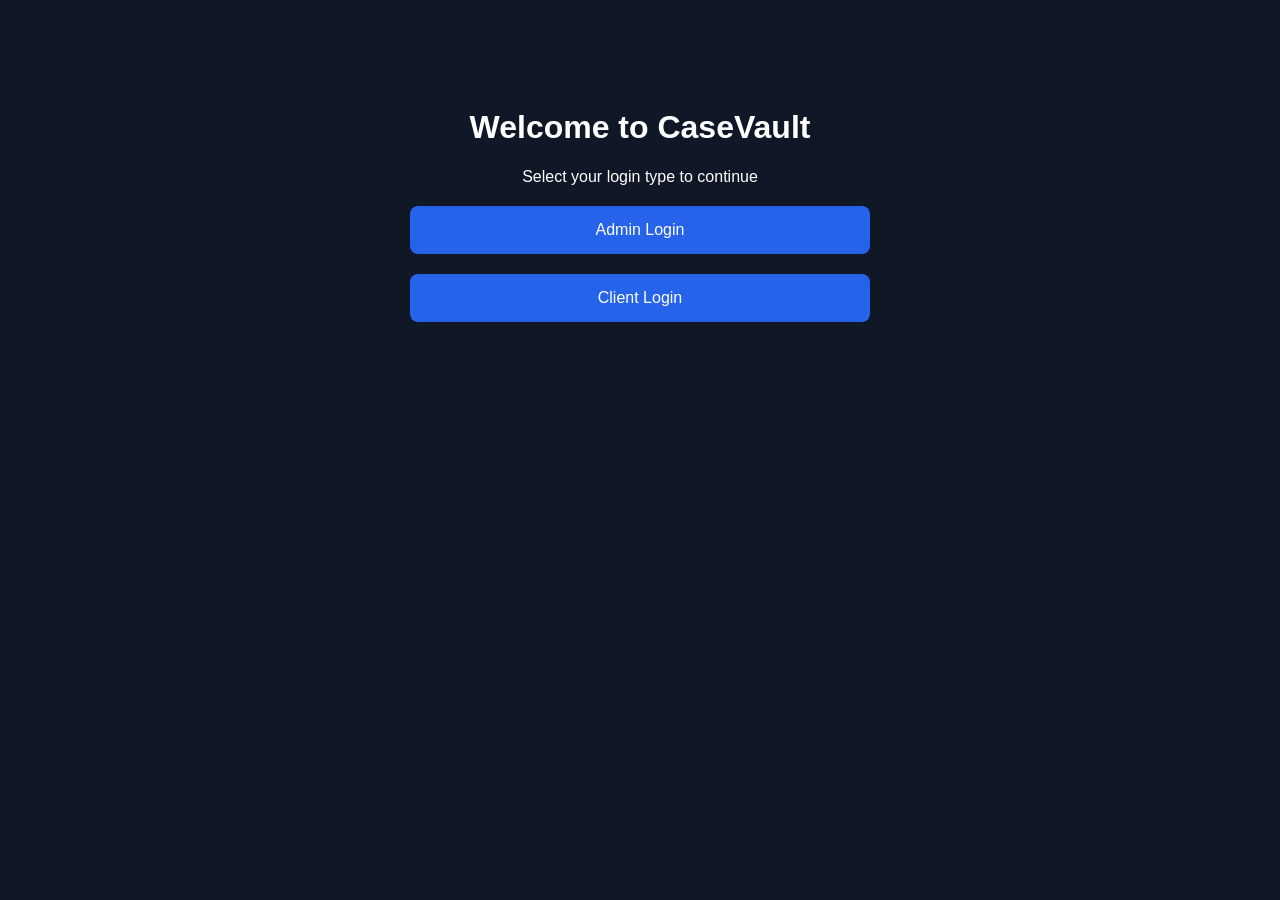
<file: index.html>
<!DOCTYPE html>
<html lang="en">
<head>
    <meta charset="UTF-8">
    <meta name="viewport" content="width=device-width, initial-scale=1.0">
    <title>CaseVault - Welcome</title>
    <style>
        body {
            font-family: Arial, sans-serif;
            background: #101827;
            color: white;
            text-align: center;
            padding: 80px 20px;
        }

        .container {
            max-width: 500px;
            margin: auto;
        }

        a {
            display: block;
            padding: 15px;
            margin: 20px;
            background: #2563eb;
            color: white;
            text-decoration: none;
            border-radius: 8px;
        }

        a:hover {
            background: #1d4ed8;
        }
    </style>
</head>
<body>

    <div class="container">
        <h1>Welcome to CaseVault</h1>
        <p>Select your login type to continue</p>

        <a href="admin-side/admin-login.html">
            Admin Login
        </a>

        <a href="client-side/login.html">
            Client Login
        </a>
    </div>

</body>
</html>
</file>
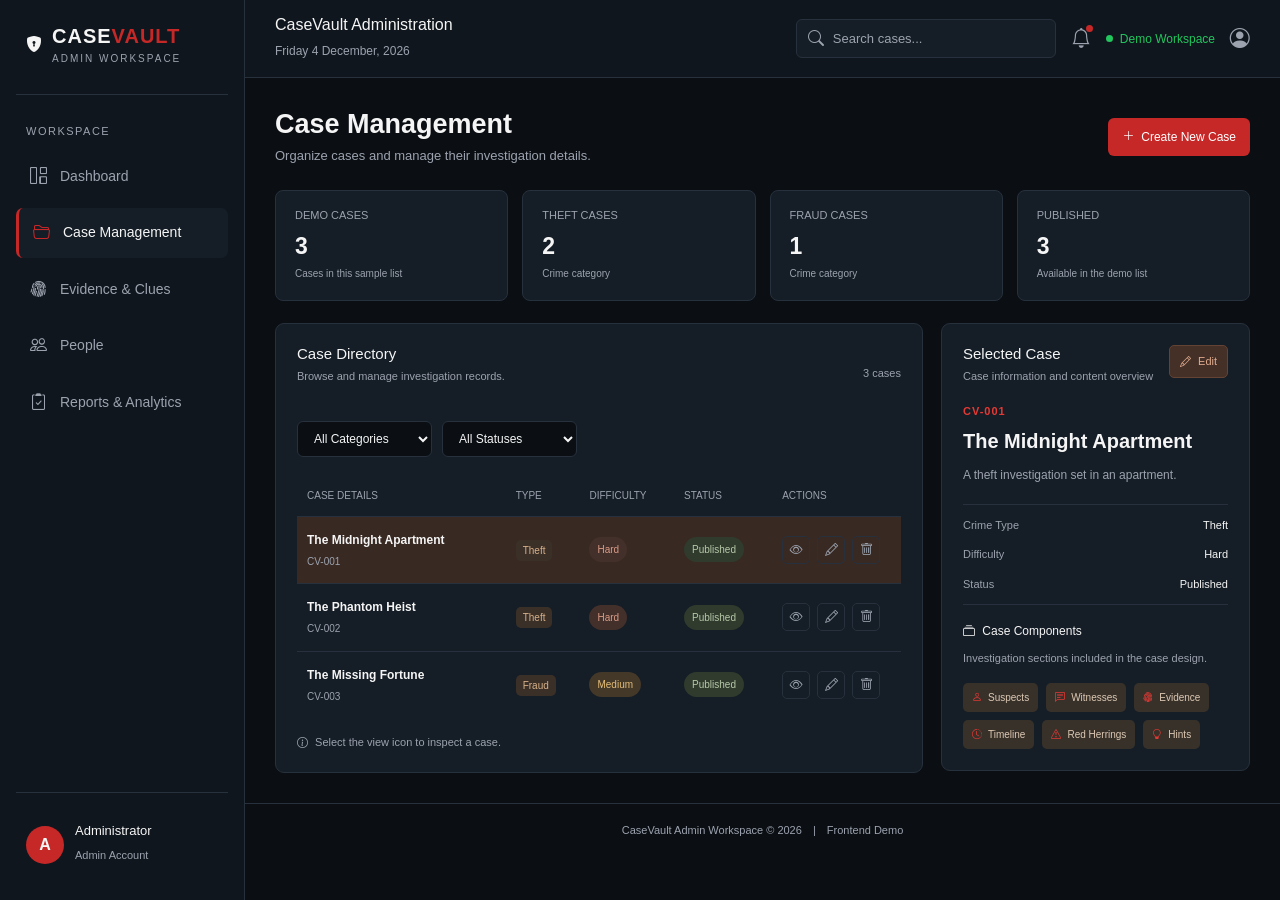
<file: admin-side/admin-cases.html>
<!DOCTYPE html>
<html lang="en">

<head>
    <meta charset="UTF-8">
    <meta name="viewport" content="width=device-width, initial-scale=1.0">

    <title>CaseVault | Case Management</title>

    <!-- Bootstrap CSS -->
    <link href="https://cdn.jsdelivr.net/npm/bootstrap@5.3.8/dist/css/bootstrap.min.css" rel="stylesheet">

    <!-- Bootstrap Icons -->
    <link href="https://cdn.jsdelivr.net/npm/bootstrap-icons@1.11.3/font/bootstrap-icons.css" rel="stylesheet">

    <!-- Admin CSS -->
    <link rel="stylesheet" href="css/style.css">
</head>

<body>

    <div class="admin-layout">

        <!-- SIDEBAR -->
        <aside class="admin-sidebar">

            <div class="admin-brand">
                <i class="bi bi-shield-lock-fill brand-icon"></i>

                <div>
                    <h4>CASE<span>VAULT</span></h4>
                    <small>ADMIN WORKSPACE</small>
                </div>
            </div>

            <p class="sidebar-heading">WORKSPACE</p>

            <nav class="sidebar-menu">

                <a href="admin-dashboard.html">
                    <i class="bi bi-grid-1x2"></i>
                    Dashboard
                </a>

                <a href="admin-cases.html" class="active">
                    <i class="bi bi-folder2-open"></i>
                    Case Management
                </a>

                <a href="admin-evidence.html">
                    <i class="bi bi-fingerprint"></i>
                    Evidence & Clues
                </a>

                <a href="admin-users.html">
                    <i class="bi bi-people"></i>
                    People
                </a>

                <a href="admin-reports.html">
                    <i class="bi bi-clipboard2-check"></i>
                    Reports & Analytics
                </a>

            </nav>

            <div class="sidebar-bottom">

                <div class="admin-account">
                    <div class="admin-avatar">A</div>

                    <div>
                        <h6>Administrator</h6>
                        <small>Admin Account</small>
                    </div>
                </div>

            </div>

        </aside>


        <!-- MAIN CONTENT -->
        <main class="admin-main">

            <!-- TOPBAR -->
            <header class="admin-topbar">

                <div class="topbar-title">
                    <h5>CaseVault Administration</h5>
                    <small id="currentDate">Case Management</small>
                </div>

                <div class="topbar-actions">

                    <div class="admin-search">
                        <i class="bi bi-search"></i>
                        <input type="text" id="caseSearch"
                            placeholder="Search cases...">
                    </div>

                    <!-- Notifications -->
                    <div class="dropdown">

                        <button class="topbar-icon" type="button"
                            data-bs-toggle="dropdown" aria-expanded="false"
                            aria-label="Notifications">

                            <i class="bi bi-bell"></i>
                            <span class="notification-dot"></span>

                        </button>

                        <ul class="dropdown-menu dropdown-menu-end">

                            <li>
                                <h6 class="dropdown-header">Notifications</h6>
                            </li>

                            <li>
                                <span class="dropdown-item">
                                    3 reports are waiting for review.
                                </span>
                            </li>

                            <li>
                                <span class="dropdown-item">
                                    2 investigations are flagged.
                                </span>
                            </li>

                        </ul>

                    </div>

                    <!-- Admin Status -->
                    <div class="admin-status">
                        <span></span>
                        Demo Workspace
                    </div>

                    <!-- Profile -->
                    <div class="dropdown">

                        <button class="topbar-icon" type="button"
                            data-bs-toggle="dropdown" aria-expanded="false"
                            aria-label="Admin profile">

                            <i class="bi bi-person-circle"></i>

                        </button>

                        <ul class="dropdown-menu dropdown-menu-end">

                            <li>
                                <span class="dropdown-item">
                                    Administrator
                                </span>
                            </li>

                            <li>
                                <a href="admin-dashboard.html"
                                    class="dropdown-item">
                                    Dashboard
                                </a>
                            </li>

                        </ul>

                    </div>

                </div>

            </header>


            <!-- PAGE CONTENT -->
            <section class="dashboard-content">

                <!-- PAGE HEADING -->
                <div class="page-heading">

                    <div>
                        <h1>Case Management</h1>

                        <p>
                            Organize cases and manage their investigation details.
                        </p>
                    </div>

                    <button class="add-case-btn" id="addCaseButton">
                        <i class="bi bi-plus-lg me-1"></i>
                        Create New Case
                    </button>

                </div>


                <!-- CASE SUMMARY -->
                <div class="case-overview">

                    <div class="case-overview-card">
                        <p>DEMO CASES</p>
                        <h3 id="totalCases">3</h3>
                        <small>Cases in this sample list</small>
                    </div>

                    <div class="case-overview-card">
                        <p>THEFT CASES</p>
                        <h3 id="theftCases">2</h3>
                        <small>Crime category</small>
                    </div>

                    <div class="case-overview-card">
                        <p>FRAUD CASES</p>
                        <h3 id="fraudCases">1</h3>
                        <small>Crime category</small>
                    </div>

                    <div class="case-overview-card">
                        <p>PUBLISHED</p>
                        <h3 id="publishedCases">3</h3>
                        <small>Available in the demo list</small>
                    </div>

                </div>


                <!-- CASE MANAGEMENT LAYOUT -->
                <div class="case-management-layout">

                    <!-- LEFT: CASE LIST -->
                    <div class="dashboard-panel case-list-panel">

                        <div class="panel-heading">

                            <div>
                                <h5>Case Directory</h5>

                                <p class="panel-subtitle">
                                    Browse and manage investigation records.
                                </p>
                            </div>

                            <span class="case-count-label" id="caseCountLabel">
                                3 cases
                            </span>

                        </div>


                        <!-- FILTERS -->
                        <div class="case-toolbar">

                            <div class="case-filters">

                                <select class="case-filter" id="typeFilter">
                                    <option value="all">All Categories</option>
                                    <option value="Theft">Theft</option>
                                    <option value="Fraud">Fraud</option>
                                    <option value="Cyber Crime">Cyber Crime</option>
                                    <option value="Other">Other</option>
                                </select>

                                <select class="case-filter" id="statusFilter">
                                    <option value="all">All Statuses</option>
                                    <option value="Published">Published</option>
                                    <option value="Draft">Draft</option>
                                    <option value="Archived">Archived</option>
                                </select>

                            </div>

                        </div>


                        <!-- CASE TABLE -->
                        <div class="table-responsive">

                            <table class="case-table">

                                <thead>
                                    <tr>
                                        <th>CASE DETAILS</th>
                                        <th>TYPE</th>
                                        <th>DIFFICULTY</th>
                                        <th>STATUS</th>
                                        <th>ACTIONS</th>
                                    </tr>
                                </thead>

                                <tbody id="caseTableBody">
                                    <!-- JavaScript displays cases here -->
                                </tbody>

                            </table>

                        </div>

                        <p class="panel-subtitle mt-3 mb-0">
                            <i class="bi bi-info-circle me-1"></i>
                            Select the view icon to inspect a case.
                        </p>

                    </div>


                    <!-- RIGHT: CASE DETAILS -->
                    <div class="dashboard-panel case-details-panel">

                        <div id="caseDetailsContent">

                            <div class="case-details-header">

                                <div>
                                    <h5>Selected Case</h5>
                                    <p>Case information and content overview</p>
                                </div>

                                <button class="details-edit-btn"
                                    id="detailsEditButton">

                                    <i class="bi bi-pencil me-1"></i>
                                    Edit

                                </button>

                            </div>


                            <p class="detail-case-id" id="detailCaseId">
                                CV-001
                            </p>

                            <h3 class="detail-case-title" id="detailCaseTitle">
                                The Midnight Apartment
                            </h3>

                            <p class="detail-case-description" id="detailCaseDescription">
                                Investigation case information and its content.
                            </p>


                            <div class="detail-info-list">

                                <div class="detail-info-item">
                                    <span>Crime Type</span>
                                    <span id="detailCaseType">Theft</span>
                                </div>

                                <div class="detail-info-item">
                                    <span>Difficulty</span>
                                    <span id="detailDifficulty">Hard</span>
                                </div>

                                <div class="detail-info-item">
                                    <span>Status</span>
                                    <span id="detailStatus">Published</span>
                                </div>

                            </div>


                            <!-- CASE BUILDER -->
                            <h6 class="case-builder-heading">
                                <i class="bi bi-collection me-1"></i>
                                Case Components
                            </h6>

                            <p class="panel-subtitle mb-3">
                                Investigation sections included in the case design.
                            </p>

                            <div class="case-components">

                                <span class="case-component">
                                    <i class="bi bi-person"></i>
                                    Suspects
                                </span>

                                <span class="case-component">
                                    <i class="bi bi-chat-left-text"></i>
                                    Witnesses
                                </span>

                                <span class="case-component">
                                    <i class="bi bi-fingerprint"></i>
                                    Evidence
                                </span>

                                <span class="case-component">
                                    <i class="bi bi-clock-history"></i>
                                    Timeline
                                </span>

                                <span class="case-component">
                                    <i class="bi bi-exclamation-triangle"></i>
                                    Red Herrings
                                </span>

                                <span class="case-component">
                                    <i class="bi bi-lightbulb"></i>
                                    Hints
                                </span>

                            </div>

                        </div>


                        <div id="noSelectedCase" style="display: none;">

                            <h5 class="mb-2">No Case Selected</h5>

                            <p class="case-detail-empty">
                                Choose a case from the directory to view its
                                information and case components.
                            </p>

                        </div>

                    </div>

                </div>

            </section>


            <!-- FOOTER -->
            <footer class="admin-footer">
                CaseVault Admin Workspace &copy; 2026
                <span class="mx-2">|</span>
                Frontend Demo
            </footer>

        </main>

    </div>


    <!-- ADD / EDIT CASE MODAL -->
    <div class="modal fade case-modal" id="caseModal" tabindex="-1"
        aria-labelledby="caseModalTitle" aria-hidden="true">

        <div class="modal-dialog modal-dialog-centered">

            <div class="modal-content">

                <form id="caseForm">

                    <div class="modal-header">

                        <div>
                            <h5 class="modal-title" id="caseModalTitle">
                                Create New Case
                            </h5>

                            <p class="panel-subtitle mb-0">
                                Enter the basic case information.
                            </p>
                        </div>

                        <button type="button" class="btn-close"
                            data-bs-dismiss="modal" aria-label="Close">
                        </button>

                    </div>


                    <div class="modal-body">

                        <div class="mb-3">
                            <label for="caseTitleInput" class="case-form-label">
                                Case Title
                            </label>

                            <input type="text" id="caseTitleInput"
                                class="case-form-control"
                                placeholder="Enter case title" required>
                        </div>


                        <div class="mb-3">
                            <label for="caseTypeInput" class="case-form-label">
                                Crime Type
                            </label>

                            <select id="caseTypeInput"
                                class="case-form-select" required>

                                <option value="Theft">Theft</option>
                                <option value="Fraud">Fraud</option>
                                <option value="Cyber Crime">Cyber Crime</option>
                                <option value="Other">Other</option>

                            </select>
                        </div>


                        <div class="row g-3 mb-3">

                            <div class="col-6">
                                <label for="caseDifficultyInput"
                                    class="case-form-label">
                                    Difficulty
                                </label>

                                <select id="caseDifficultyInput"
                                    class="case-form-select" required>

                                    <option value="Easy">Easy</option>
                                    <option value="Medium">Medium</option>
                                    <option value="Hard">Hard</option>

                                </select>
                            </div>


                            <div class="col-6">
                                <label for="caseStatusInput"
                                    class="case-form-label">
                                    Status
                                </label>

                                <select id="caseStatusInput"
                                    class="case-form-select" required>

                                    <option value="Published">Published</option>
                                    <option value="Draft">Draft</option>
                                    <option value="Archived">Archived</option>

                                </select>
                            </div>

                        </div>


                        <div>
                            <label for="caseDescriptionInput"
                                class="case-form-label">
                                Case Description
                            </label>

                            <textarea id="caseDescriptionInput"
                                class="case-form-control" rows="4"
                                placeholder="Enter a short case description..."
                                required></textarea>
                        </div>

                    </div>


                    <div class="modal-footer">

                        <button type="button" class="btn btn-secondary"
                            data-bs-dismiss="modal">
                            Cancel
                        </button>

                        <button type="submit" class="case-save-btn">
                            <i class="bi bi-check-lg me-1"></i>
                            Save Case
                        </button>

                    </div>

                </form>

            </div>

        </div>

    </div>


    <!-- BOOTSTRAP JS -->
    <script src="https://cdn.jsdelivr.net/npm/bootstrap@5.3.8/dist/js/bootstrap.bundle.min.js"></script>


    <!-- JAVASCRIPT -->
    <script>

        // Display current date
        document.getElementById("currentDate").textContent =
            new Date().toLocaleDateString("en-IN", {
                weekday: "long",
                day: "numeric",
                month: "long",
                year: "numeric"
            });


        // Sample case records
        // Default sample cases
const defaultCases = [

    {
        id: "CV-001",
        title: "The Midnight Apartment",
        type: "Theft",
        difficulty: "Hard",
        status: "Published",
        description: "A theft investigation set in an apartment."
    },

    {
        id: "CV-002",
        title: "The Phantom Heist",
        type: "Theft",
        difficulty: "Hard",
        status: "Published",
        description: "A mysterious heist investigation."
    },

    {
        id: "CV-003",
        title: "The Missing Fortune",
        type: "Fraud",
        difficulty: "Medium",
        status: "Published",
        description: "An investigation involving a missing fortune."
    }

];


// Load saved cases
const savedCases = localStorage.getItem("caseVaultAdminCases");

let cases = savedCases ? JSON.parse(savedCases) : defaultCases;


// Other variables
let selectedCaseId = cases.length > 0 ? cases[0].id : null;

let editingCaseId = null;

let nextCaseNumber =
    Number(localStorage.getItem("caseVaultNextCaseNumber")) || 4;


// Save cases
function saveCases() {

    localStorage.setItem(
        "caseVaultAdminCases",
        JSON.stringify(cases)
    );

    localStorage.setItem(
        "caseVaultNextCaseNumber",
        nextCaseNumber
    );

}


        // Bootstrap modal
        const caseModalElement = document.getElementById("caseModal");

        const caseModal = new bootstrap.Modal(caseModalElement);


        // Form elements
        const caseForm = document.getElementById("caseForm");

        const caseTitleInput = document.getElementById("caseTitleInput");
        const caseTypeInput = document.getElementById("caseTypeInput");
        const caseDifficultyInput = document.getElementById("caseDifficultyInput");
        const caseStatusInput = document.getElementById("caseStatusInput");
        const caseDescriptionInput = document.getElementById("caseDescriptionInput");


        // Prevent user-entered text from being treated as HTML
        function escapeHTML(value) {

            return String(value).replace(/[&<>"']/g, function (character) {

                const characters = {
                    "&": "&amp;",
                    "<": "&lt;",
                    ">": "&gt;",
                    '"': "&quot;",
                    "'": "&#039;"
                };

                return characters[character];

            });

        }


        // Get status CSS class
        function getStatusClass(status) {

            return status.toLowerCase();

        }


        // Get difficulty CSS class
        function getDifficultyClass(difficulty) {

            return "difficulty-" + difficulty.toLowerCase();

        }


        // Update summary cards
        function updateSummary() {

            document.getElementById("totalCases").textContent =
                cases.length;

            document.getElementById("theftCases").textContent =
                cases.filter(function (item) {
                    return item.type === "Theft";
                }).length;

            document.getElementById("fraudCases").textContent =
                cases.filter(function (item) {
                    return item.type === "Fraud";
                }).length;

            document.getElementById("publishedCases").textContent =
                cases.filter(function (item) {
                    return item.status === "Published";
                }).length;

        }


        // Display case details
        function showCaseDetails(caseId) {

            const selectedCase = cases.find(function (item) {
                return item.id === caseId;
            });

            const detailsContent =
                document.getElementById("caseDetailsContent");

            const emptyContent =
                document.getElementById("noSelectedCase");

            if (!selectedCase) {

                detailsContent.style.display = "none";
                emptyContent.style.display = "block";
                return;

            }

            detailsContent.style.display = "block";
            emptyContent.style.display = "none";

            document.getElementById("detailCaseId").textContent =
                selectedCase.id;

            document.getElementById("detailCaseTitle").textContent =
                selectedCase.title;

            document.getElementById("detailCaseDescription").textContent =
                selectedCase.description;

            document.getElementById("detailCaseType").textContent =
                selectedCase.type;

            document.getElementById("detailDifficulty").textContent =
                selectedCase.difficulty;

            document.getElementById("detailStatus").textContent =
                selectedCase.status;

        }


        // Display case table
        function renderCases() {

            const tableBody = document.getElementById("caseTableBody");

            const searchValue =
                document.getElementById("caseSearch").value.toLowerCase();

            const selectedType =
                document.getElementById("typeFilter").value;

            const selectedStatus =
                document.getElementById("statusFilter").value;


            const filteredCases = cases.filter(function (item) {

                const matchesSearch =
                    item.id.toLowerCase().includes(searchValue) ||
                    item.title.toLowerCase().includes(searchValue) ||
                    item.type.toLowerCase().includes(searchValue);

                const matchesType =
                    selectedType === "all" || item.type === selectedType;

                const matchesStatus =
                    selectedStatus === "all" || item.status === selectedStatus;

                return matchesSearch && matchesType && matchesStatus;

            });


            document.getElementById("caseCountLabel").textContent =
                filteredCases.length + " cases";


            if (filteredCases.length === 0) {

                tableBody.innerHTML = `
                    <tr>
                        <td colspan="5" class="no-case-results">
                            No matching cases found.
                        </td>
                    </tr>
                `;

            } else {

                tableBody.innerHTML = filteredCases.map(function (item) {

                    return `
                        <tr class="${item.id === selectedCaseId ? "selected-case" : ""}">

                            <td class="case-title-cell">
                                <strong>${escapeHTML(item.title)}</strong>
                                <small>${escapeHTML(item.id)}</small>
                            </td>

                            <td>
                                <span class="case-type-label">
                                    ${escapeHTML(item.type)}
                                </span>
                            </td>

                            <td>
                                <span class="case-difficulty ${getDifficultyClass(item.difficulty)}">
                                    ${escapeHTML(item.difficulty)}
                                </span>
                            </td>

                            <td>
                                <span class="case-status ${getStatusClass(item.status)}">
                                    ${escapeHTML(item.status)}
                                </span>
                            </td>

                            <td>
                                <div class="case-actions">

                                    <button type="button"
                                        class="case-action-btn"
                                        data-action="view"
                                        data-id="${escapeHTML(item.id)}"
                                        title="View Case"
                                        aria-label="View case">

                                        <i class="bi bi-eye"></i>

                                    </button>

                                    <button type="button"
                                        class="case-action-btn"
                                        data-action="edit"
                                        data-id="${escapeHTML(item.id)}"
                                        title="Edit Case"
                                        aria-label="Edit case">

                                        <i class="bi bi-pencil"></i>

                                    </button>

                                    <button type="button"
                                        class="case-action-btn delete"
                                        data-action="delete"
                                        data-id="${escapeHTML(item.id)}"
                                        title="Delete Case"
                                        aria-label="Delete case">

                                        <i class="bi bi-trash"></i>

                                    </button>

                                </div>
                            </td>

                        </tr>
                    `;

                }).join("");

            }


            updateSummary();

            showCaseDetails(selectedCaseId);

        }


        // Open modal for a new case
        function openAddCaseModal() {

            editingCaseId = null;

            caseForm.reset();

            document.getElementById("caseModalTitle").textContent =
                "Create New Case";

            caseStatusInput.value = "Draft";

            caseModal.show();

        }


        // Open modal for editing a case
        function openEditCaseModal(caseId) {

            const selectedCase = cases.find(function (item) {
                return item.id === caseId;
            });

            if (!selectedCase) {
                return;
            }

            editingCaseId = caseId;

            caseTitleInput.value = selectedCase.title;
            caseTypeInput.value = selectedCase.type;
            caseDifficultyInput.value = selectedCase.difficulty;
            caseStatusInput.value = selectedCase.status;
            caseDescriptionInput.value = selectedCase.description;

            document.getElementById("caseModalTitle").textContent =
                "Edit Case Details";

            caseModal.show();

        }


        // Create or update a case
        caseForm.addEventListener("submit", function (event) {

            event.preventDefault();

            const caseData = {

                title: caseTitleInput.value.trim(),
                type: caseTypeInput.value,
                difficulty: caseDifficultyInput.value,
                status: caseStatusInput.value,
                description: caseDescriptionInput.value.trim()

            };


            if (editingCaseId) {

                const caseIndex = cases.findIndex(function (item) {
                    return item.id === editingCaseId;
                });

                if (caseIndex !== -1) {

                    cases[caseIndex] = {
                        ...cases[caseIndex],
                        ...caseData
                    };

                }

                selectedCaseId = editingCaseId;

            } else {

                const newId = "CV-" + String(nextCaseNumber).padStart(3, "0");

                nextCaseNumber++;

                cases.push({
                    id: newId,
                    ...caseData
                });

                selectedCaseId = newId;

            }

            saveCases();

            caseModal.hide();

            renderCases();

        });


        // Table actions: view, edit and delete
        document.getElementById("caseTableBody").addEventListener("click", function (event) {

            const button = event.target.closest("button[data-action]");

            if (!button) {
                return;
            }

            const action = button.dataset.action;
            const caseId = button.dataset.id;


            if (action === "view") {

                selectedCaseId = caseId;

                renderCases();

            }


            if (action === "edit") {

                openEditCaseModal(caseId);

            }


            if (action === "delete") {

                const confirmDelete = confirm(
                    "Are you sure you want to delete this sample case?"
                );

                if (!confirmDelete) {
                    return;
                }

                cases = cases.filter(function (item) {
                    return item.id !== caseId;
                });

                if (selectedCaseId === caseId) {

                    selectedCaseId = cases.length > 0
                        ? cases[0].id
                        : null;

                }

                saveCases();

                renderCases();

            }

        });


        // Add case button
        document.getElementById("addCaseButton").addEventListener("click", function () {

            openAddCaseModal();

        });


        // Edit button in the details panel
        document.getElementById("detailsEditButton").addEventListener("click", function () {

            if (selectedCaseId) {
                openEditCaseModal(selectedCaseId);
            }

        });


        // Search
        document.getElementById("caseSearch").addEventListener("input", function () {

            renderCases();

        });


        // Filters
        document.getElementById("typeFilter").addEventListener("change", function () {

            renderCases();

        });


        document.getElementById("statusFilter").addEventListener("change", function () {

            renderCases();

        });


        // Initial page display
        renderCases();

    </script>

</body>

</html>
</file>
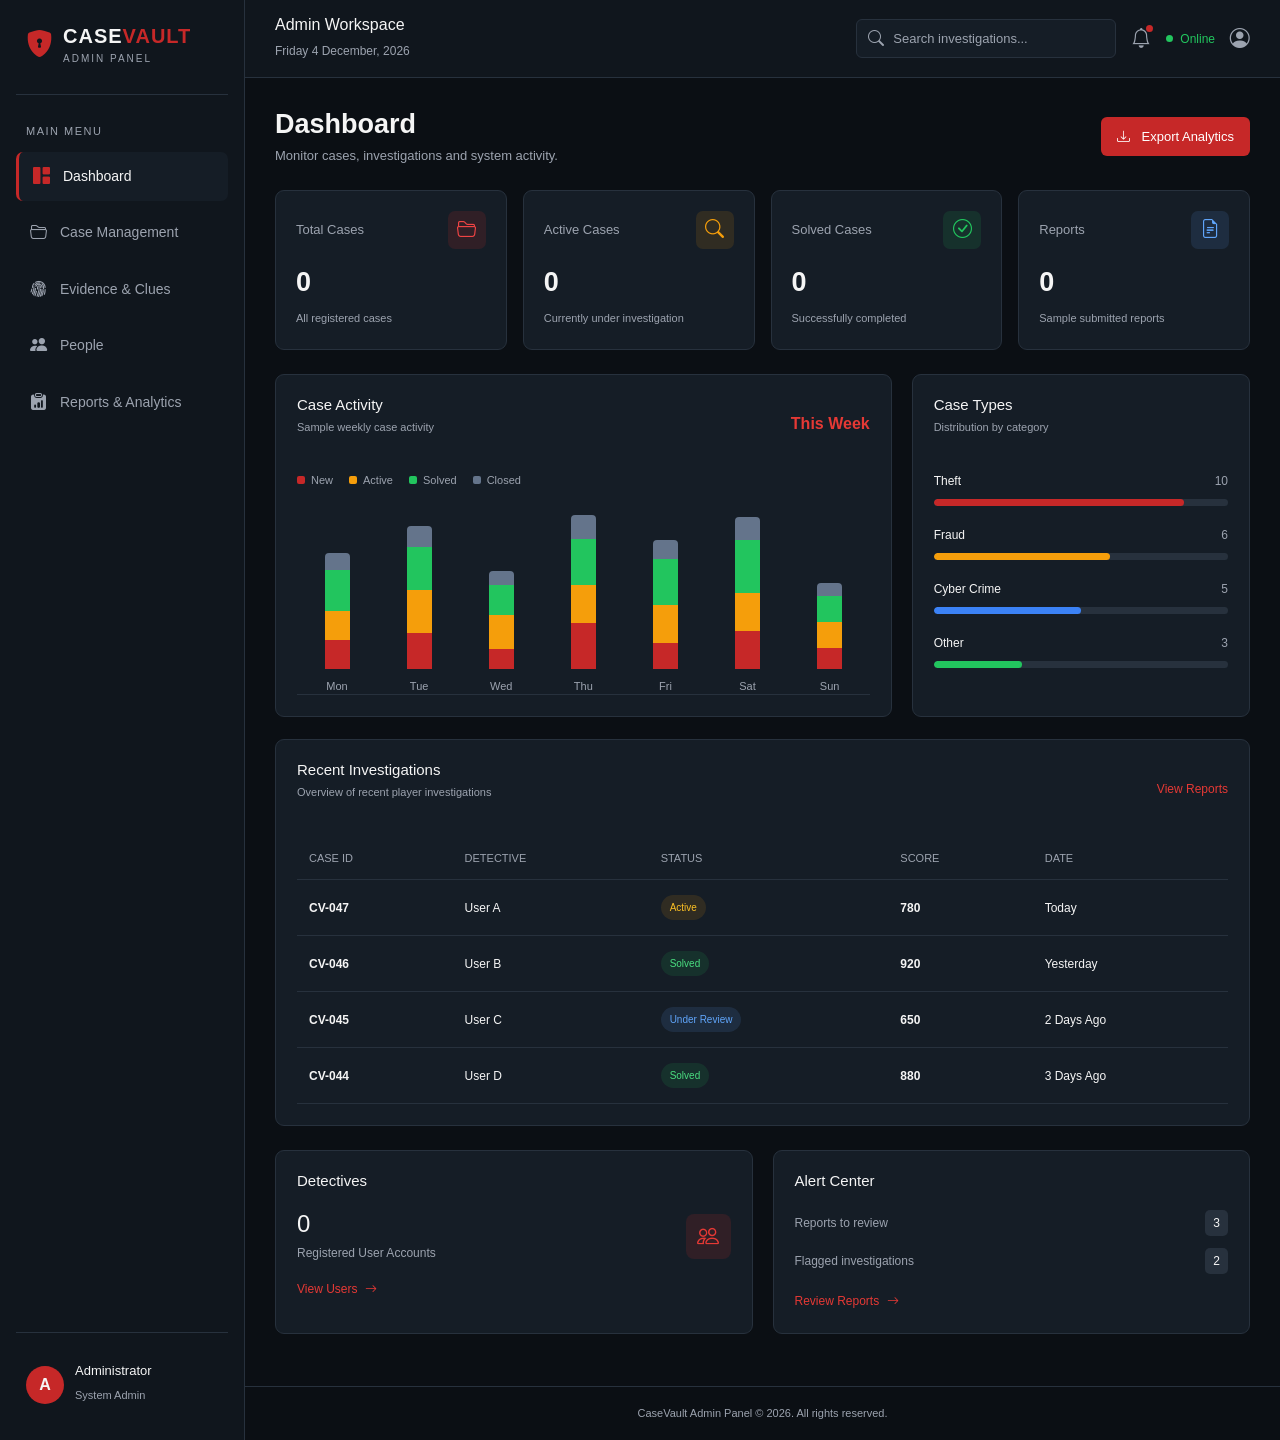
<file: admin-side/admin-dashboard.html>
<!DOCTYPE html>
<html lang="en">

<head>
    <meta charset="UTF-8">
    <meta name="viewport" content="width=device-width, initial-scale=1.0">

    <title>CaseVault | Admin Dashboard</title>

    <!-- Bootstrap CSS -->
    <link href="https://cdn.jsdelivr.net/npm/bootstrap@5.3.8/dist/css/bootstrap.min.css" rel="stylesheet">

    <!-- Bootstrap Icons -->
    <link href="https://cdn.jsdelivr.net/npm/bootstrap-icons@1.11.3/font/bootstrap-icons.css" rel="stylesheet">

    <!-- Admin CSS -->
    <link rel="stylesheet" href="css/style.css">
</head>

<body>

    <div class="admin-layout">

        <!-- SIDEBAR -->
        <aside class="admin-sidebar">

            <div class="admin-brand">
                <i class="bi bi-shield-lock-fill admin-brand-icon"></i>

                <div>
                    <h4>CASE<span>VAULT</span></h4>
                    <small>ADMIN PANEL</small>
                </div>
            </div>

            <p class="sidebar-heading">MAIN MENU</p>

            <nav class="sidebar-menu">

                <a href="admin-dashboard.html" class="active">
                    <i class="bi bi-grid-1x2-fill"></i>
                    Dashboard
                </a>

                <a href="admin-cases.html">
                    <i class="bi bi-folder2-open"></i>
                    Case Management
                </a>

                <a href="admin-evidence.html">
                    <i class="bi bi-fingerprint"></i>
                    Evidence & Clues
                </a>

                <a href="admin-users.html">
                    <i class="bi bi-people-fill"></i>
                    People
                </a>

                <a href="admin-reports.html">
                    <i class="bi bi-clipboard-data-fill"></i>
                    Reports & Analytics
                </a>

            </nav>

            <div class="sidebar-bottom">

                <div class="admin-account">
                    <div class="admin-avatar">A</div>

                    <div>
                        <h6>Administrator</h6>
                        <small>System Admin</small>
                    </div>
                </div>

            </div>

        </aside>


        <!-- MAIN CONTENT -->
        <main class="admin-main">

            <!-- TOP NAVBAR -->
            <header class="admin-topbar">

                <div class="topbar-title">
                    <h5>Admin Workspace</h5>
                    <small id="currentDate">Welcome to CaseVault</small>
                </div>

                <div class="topbar-actions">

                    <!-- Search -->
                    <div class="admin-search">
                        <i class="bi bi-search"></i>
                        <input type="text" id="dashboardSearch" placeholder="Search investigations...">
                    </div>

                    <!-- Alerts -->
                    <div class="dropdown">

                        <button class="topbar-icon" type="button" data-bs-toggle="dropdown" aria-expanded="false"
                            aria-label="Notifications">

                            <i class="bi bi-bell"></i>
                            <span class="notification-dot"></span>

                        </button>

                        <ul class="dropdown-menu dropdown-menu-end">

                            <li>
                                <h6 class="dropdown-header">Notifications</h6>
                            </li>

                            <li>
                                <span class="dropdown-item">
                                    3 reports are waiting for review.
                                </span>
                            </li>

                            <li>
                                <span class="dropdown-item">
                                    2 investigations were flagged.
                                </span>
                            </li>

                        </ul>

                    </div>

                    <!-- Online Status -->
                    <div class="admin-status">
                        <span></span>
                        Online
                    </div>

                    <!-- Profile -->
                    <div class="dropdown">

                        <button class="topbar-icon" type="button" data-bs-toggle="dropdown" aria-expanded="false"
                            aria-label="Admin profile">

                            <i class="bi bi-person-circle"></i>

                        </button>

                        <ul class="dropdown-menu dropdown-menu-end">

                            <li>
                                <span class="dropdown-item">
                                    Administrator
                                </span>
                            </li>

                            <li>
                                <hr class="dropdown-divider">
                            </li>

                            <li>
                                <a class="dropdown-item" href="../client-side/home.html">
                                    <i class="bi bi-house me-2"></i>
                                    Client Home
                                </a>
                            </li>

                        </ul>

                    </div>

                </div>

            </header>


            <!-- DASHBOARD CONTENT -->
            <section class="dashboard-content">

                <!-- Page Heading -->
                <div class="page-heading">

                    <div>
                        <h1>Dashboard</h1>
                        <p>Monitor cases, investigations and system activity.</p>
                    </div>

                    <button class="export-btn" id="exportAnalytics">
                        <i class="bi bi-download me-2"></i>
                        Export Analytics
                    </button>

                </div>


                <!-- STATISTICS -->
                <div class="stats-row">

                    <div class="stat-card">

                        <div class="stat-top">
                            <p>Total Cases</p>
                            <div class="stat-icon icon-red">
                                <i class="bi bi-folder2-open"></i>
                            </div>
                        </div>

                        <h2 id="totalCases">0</h2>
                        <small>All registered cases</small>

                    </div>


                    <div class="stat-card">

                        <div class="stat-top">
                            <p>Active Cases</p>
                            <div class="stat-icon icon-yellow">
                                <i class="bi bi-search"></i>
                            </div>
                        </div>

                        <h2 id="activeCases">0</h2>
                        <small>Currently under investigation</small>

                    </div>


                    <div class="stat-card">

                        <div class="stat-top">
                            <p>Solved Cases</p>
                            <div class="stat-icon icon-green">
                                <i class="bi bi-check-circle"></i>
                            </div>
                        </div>

                        <h2 id="solvedCases">0</h2>
                        <small>Successfully completed</small>

                    </div>


                    <div class="stat-card">

                        <div class="stat-top">
                            <p>Reports</p>
                            <div class="stat-icon icon-blue">
                                <i class="bi bi-file-earmark-text"></i>
                            </div>
                        </div>

                        <h2 id="totalReports">0</h2>
                        <small>Sample submitted reports</small>

                    </div>

                </div>


                <!-- CHARTS SECTION -->
                <div class="dashboard-row">

                    <!-- Case Activity -->
                    <div class="dashboard-panel activity-panel">

                        <div class="panel-heading">

                            <div>
                                <h5>Case Activity</h5>
                                <p class="panel-subtitle">
                                    Sample weekly case activity
                                </p>
                            </div>

                            <span class="case-id">This Week</span>

                        </div>


                        <!-- Chart Legend -->
                        <div class="chart-legend">

                            <div class="legend-item">
                                <span class="legend-dot legend-new"></span>
                                New
                            </div>

                            <div class="legend-item">
                                <span class="legend-dot legend-active"></span>
                                Active
                            </div>

                            <div class="legend-item">
                                <span class="legend-dot legend-solved"></span>
                                Solved
                            </div>

                            <div class="legend-item">
                                <span class="legend-dot legend-closed"></span>
                                Closed
                            </div>

                        </div>


                        <!-- Sample Bar Chart -->
                        <div class="chart-area">

                            <div class="chart-column">
                                <div class="chart-stack" style="height: 65%;">
                                    <span class="closed" style="height: 15%;"></span>
                                    <span class="solved" style="height: 35%;"></span>
                                    <span class="active" style="height: 25%;"></span>
                                    <span class="new" style="height: 25%;"></span>
                                </div>
                                <span class="chart-day">Mon</span>
                            </div>

                            <div class="chart-column">
                                <div class="chart-stack" style="height: 80%;">
                                    <span class="closed" style="height: 15%;"></span>
                                    <span class="solved" style="height: 30%;"></span>
                                    <span class="active" style="height: 30%;"></span>
                                    <span class="new" style="height: 25%;"></span>
                                </div>
                                <span class="chart-day">Tue</span>
                            </div>

                            <div class="chart-column">
                                <div class="chart-stack" style="height: 55%;">
                                    <span class="closed" style="height: 15%;"></span>
                                    <span class="solved" style="height: 30%;"></span>
                                    <span class="active" style="height: 35%;"></span>
                                    <span class="new" style="height: 20%;"></span>
                                </div>
                                <span class="chart-day">Wed</span>
                            </div>

                            <div class="chart-column">
                                <div class="chart-stack" style="height: 95%;">
                                    <span class="closed" style="height: 15%;"></span>
                                    <span class="solved" style="height: 30%;"></span>
                                    <span class="active" style="height: 25%;"></span>
                                    <span class="new" style="height: 30%;"></span>
                                </div>
                                <span class="chart-day">Thu</span>
                            </div>

                            <div class="chart-column">
                                <div class="chart-stack" style="height: 72%;">
                                    <span class="closed" style="height: 15%;"></span>
                                    <span class="solved" style="height: 35%;"></span>
                                    <span class="active" style="height: 30%;"></span>
                                    <span class="new" style="height: 20%;"></span>
                                </div>
                                <span class="chart-day">Fri</span>
                            </div>

                            <div class="chart-column">
                                <div class="chart-stack" style="height: 85%;">
                                    <span class="closed" style="height: 15%;"></span>
                                    <span class="solved" style="height: 35%;"></span>
                                    <span class="active" style="height: 25%;"></span>
                                    <span class="new" style="height: 25%;"></span>
                                </div>
                                <span class="chart-day">Sat</span>
                            </div>

                            <div class="chart-column">
                                <div class="chart-stack" style="height: 48%;">
                                    <span class="closed" style="height: 15%;"></span>
                                    <span class="solved" style="height: 30%;"></span>
                                    <span class="active" style="height: 30%;"></span>
                                    <span class="new" style="height: 25%;"></span>
                                </div>
                                <span class="chart-day">Sun</span>
                            </div>

                        </div>

                    </div>


                    <!-- Case Types -->
                    <div class="dashboard-panel case-types-panel">

                        <div class="panel-heading">
                            <div>
                                <h5>Case Types</h5>
                                <p class="panel-subtitle">
                                    Distribution by category
                                </p>
                            </div>
                        </div>


                        <div class="case-type">

                            <div class="case-type-info">
                                <span>Theft</span>
                                <span>10</span>
                            </div>

                            <div class="type-progress">
                                <span style="width: 85%;"></span>
                            </div>

                        </div>


                        <div class="case-type">

                            <div class="case-type-info">
                                <span>Fraud</span>
                                <span>6</span>
                            </div>

                            <div class="type-progress">
                                <span style="width: 60%;"></span>
                            </div>

                        </div>


                        <div class="case-type">

                            <div class="case-type-info">
                                <span>Cyber Crime</span>
                                <span>5</span>
                            </div>

                            <div class="type-progress">
                                <span style="width: 50%;"></span>
                            </div>

                        </div>


                        <div class="case-type">

                            <div class="case-type-info">
                                <span>Other</span>
                                <span>3</span>
                            </div>

                            <div class="type-progress">
                                <span style="width: 30%;"></span>
                            </div>

                        </div>

                    </div>

                </div>


                <!-- RECENT INVESTIGATIONS -->
                <div class="dashboard-panel recent-panel mb-4">

                    <div class="panel-heading">

                        <div>
                            <h5>Recent Investigations</h5>
                            <p class="panel-subtitle">
                                Overview of recent player investigations
                            </p>
                        </div>

                        <a href="admin-reports.html">View Reports</a>

                    </div>


                    <div class="table-responsive">

                        <table class="admin-table">

                            <thead>
                                <tr>
                                    <th>CASE ID</th>
                                    <th>DETECTIVE</th>
                                    <th>STATUS</th>
                                    <th>SCORE</th>
                                    <th>DATE</th>
                                </tr>
                            </thead>

                            <tbody id="investigationTable">

                                <tr>
                                    <td class="case-id">CV-047</td>
                                    <td>User A</td>
                                    <td>
                                        <span class="status-badge status-active">
                                            Active
                                        </span>
                                    </td>
                                    <td class="score">780</td>
                                    <td>Today</td>
                                </tr>

                                <tr>
                                    <td class="case-id">CV-046</td>
                                    <td>User B</td>
                                    <td>
                                        <span class="status-badge status-solved">
                                            Solved
                                        </span>
                                    </td>
                                    <td class="score">920</td>
                                    <td>Yesterday</td>
                                </tr>

                                <tr>
                                    <td class="case-id">CV-045</td>
                                    <td>User C</td>
                                    <td>
                                        <span class="status-badge status-review">
                                            Under Review
                                        </span>
                                    </td>
                                    <td class="score">650</td>
                                    <td>2 Days Ago</td>
                                </tr>

                                <tr>
                                    <td class="case-id">CV-044</td>
                                    <td>User D</td>
                                    <td>
                                        <span class="status-badge status-solved">
                                            Solved
                                        </span>
                                    </td>
                                    <td class="score">880</td>
                                    <td>3 Days Ago</td>
                                </tr>

                                <tr id="noResults" style="display: none;">
                                    <td colspan="5" class="text-center">
                                        No matching investigations found.
                                    </td>
                                </tr>

                            </tbody>

                        </table>

                    </div>

                </div>


                <!-- BOTTOM SUMMARY CARDS -->
                <div class="dashboard-row">

                    <!-- Detectives -->
                    <div class="dashboard-panel bottom-panel">

                        <div class="panel-heading">
                            <h5>Detectives</h5>
                        </div>

                        <div class="bottom-panel-content">

                            <div>
                                <h3 id="totalUsers">0</h3>
                                <p>Registered User Accounts</p>
                            </div>

                            <div class="bottom-panel-icon">
                                <i class="bi bi-people"></i>
                            </div>

                        </div>

                        <a href="admin-users.html" class="panel-action">
                            View Users
                            <i class="bi bi-arrow-right ms-1"></i>
                        </a>

                    </div>


                    <!-- Alert Center -->
                    <div class="dashboard-panel bottom-panel">

                        <div class="panel-heading">
                            <h5>Alert Center</h5>
                        </div>

                        <div class="alert-summary">

                            <div class="alert-item">
                                <span>Reports to review</span>
                                <span class="alert-count">3</span>
                            </div>

                            <div class="alert-item">
                                <span>Flagged investigations</span>
                                <span class="alert-count">2</span>
                            </div>

                        </div>

                        <a href="admin-reports.html" class="panel-action">
                            Review Reports
                            <i class="bi bi-arrow-right ms-1"></i>
                        </a>

                    </div>

                </div>

            </section>


            <!-- FOOTER -->
            <footer class="admin-footer">
                CaseVault Admin Panel &copy; 2026. All rights reserved.
            </footer>

        </main>

    </div>


    <!-- Bootstrap JS -->
    <script src="https://cdn.jsdelivr.net/npm/bootstrap@5.3.8/dist/js/bootstrap.bundle.min.js"></script>


    <!-- Basic JavaScript -->
    <script>

        // Display current date
        const dateElement = document.getElementById("currentDate");

        const today = new Date();

        dateElement.textContent = today.toLocaleDateString("en-IN", {
            weekday: "long",
            day: "numeric",
            month: "long",
            year: "numeric"
        });


        // Search investigations
        const searchInput = document.getElementById("dashboardSearch");
        const tableRows = document.querySelectorAll("#investigationTable tr:not(#noResults)");
        const noResults = document.getElementById("noResults");

        searchInput.addEventListener("input", function () {

            const searchValue = this.value.toLowerCase();
            let visibleCount = 0;

            tableRows.forEach(function (row) {

                const rowText = row.textContent.toLowerCase();

                if (rowText.includes(searchValue)) {
                    row.style.display = "";
                    visibleCount++;
                } else {
                    row.style.display = "none";
                }

            });

            noResults.style.display = visibleCount === 0 ? "" : "none";

        });


        // Export dashboard data as CSV
        document.getElementById("exportAnalytics").addEventListener("click", function () {

            const csvData = [
                ["Case ID", "Detective", "Status", "Score", "Date"]
            ];

            tableRows.forEach(function (row) {

                const cells = row.querySelectorAll("td");

                csvData.push([
                    cells[0].textContent.trim(),
                    cells[1].textContent.trim(),
                    cells[2].textContent.trim(),
                    cells[3].textContent.trim(),
                    cells[4].textContent.trim()
                ]);

            });

            const csvContent = csvData.map(function (row) {
                return row.map(function (value) {
                    return '"' + value.replace(/"/g, '""') + '"';
                }).join(",");
            }).join("\n");

            const file = new Blob([csvContent], {
                type: "text/csv"
            });

            const link = document.createElement("a");

            link.href = URL.createObjectURL(file);
            link.download = "casevault-investigations.csv";
            link.click();

            URL.revokeObjectURL(link.href);

        });

        // Display registered user count
        const users = JSON.parse(localStorage.getItem("caseVaultUsers")) || [];

        document.getElementById("totalUsers").textContent = users.length;

        // Display case statistics
        const cases = JSON.parse(localStorage.getItem("caseVaultAdminCases")) || [];

        document.getElementById("totalCases").textContent = cases.length;

        const activeCases = cases.filter(function (item) {
            return item.status === "Published";
        });

        document.getElementById("activeCases").textContent = activeCases.length;

        // Display solved cases
        const solvedCases = cases.filter(function (item) {
            return item.status === "Solved";
        });

        document.getElementById("solvedCases").textContent = solvedCases.length;

        // Display total reports
        const reports = JSON.parse(localStorage.getItem("caseVaultReports")) || [];

        document.getElementById("totalReports").textContent = reports.length;

    </script>

</body>

</html>
</file>
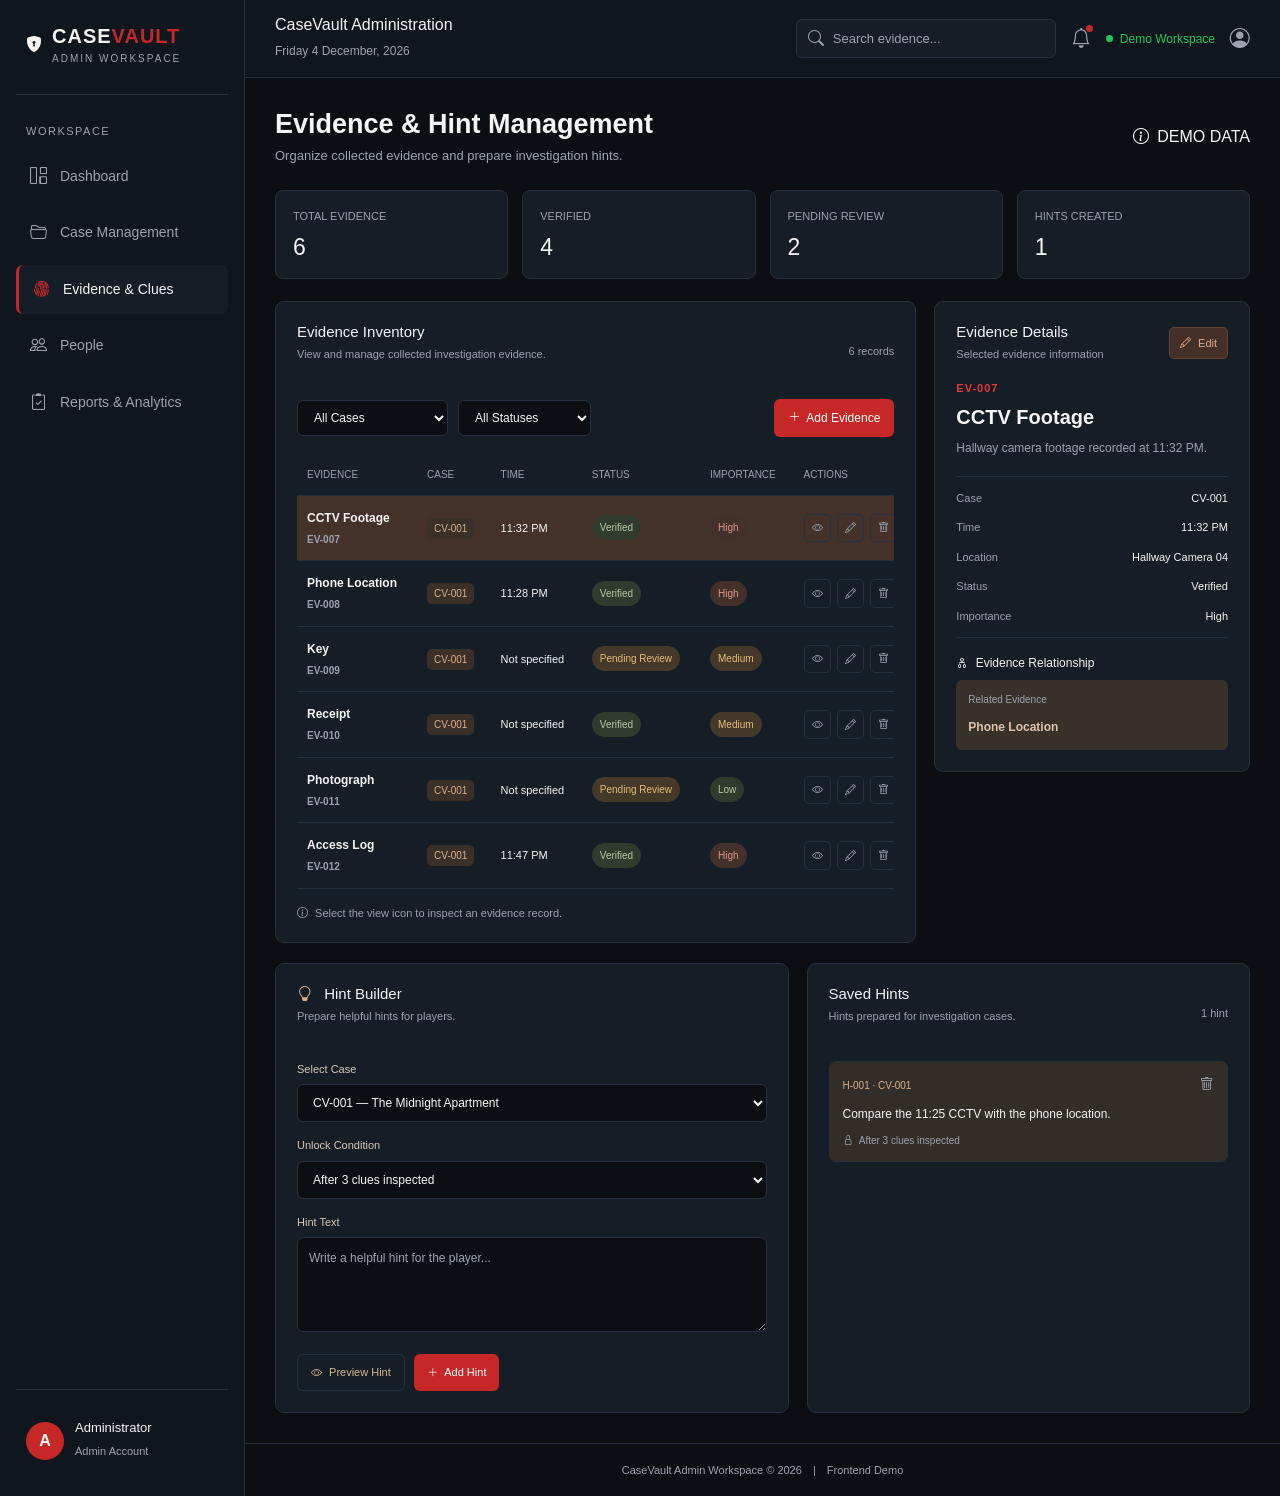
<file: admin-side/admin-evidence.html>
<!DOCTYPE html>
<html lang="en">

<head>
    <meta charset="UTF-8">
    <meta name="viewport" content="width=device-width, initial-scale=1.0">

    <title>CaseVault | Evidence & Hint Management</title>

    <!-- Bootstrap CSS -->
    <link href="https://cdn.jsdelivr.net/npm/bootstrap@5.3.8/dist/css/bootstrap.min.css" rel="stylesheet">

    <!-- Bootstrap Icons -->
    <link href="https://cdn.jsdelivr.net/npm/bootstrap-icons@1.11.3/font/bootstrap-icons.css" rel="stylesheet">

    <!-- Admin CSS -->
    <link rel="stylesheet" href="css/style.css">
</head>

<body>

    <div class="admin-layout">

        <!-- SIDEBAR -->
        <aside class="admin-sidebar">

            <div class="admin-brand">
                <i class="bi bi-shield-lock-fill brand-icon"></i>

                <div>
                    <h4>CASE<span>VAULT</span></h4>
                    <small>ADMIN WORKSPACE</small>
                </div>
            </div>

            <p class="sidebar-heading">WORKSPACE</p>

            <nav class="sidebar-menu">

                <a href="admin-dashboard.html">
                    <i class="bi bi-grid-1x2"></i>
                    Dashboard
                </a>

                <a href="admin-cases.html">
                    <i class="bi bi-folder2-open"></i>
                    Case Management
                </a>

                <a href="admin-evidence.html" class="active">
                    <i class="bi bi-fingerprint"></i>
                    Evidence & Clues
                </a>

                <a href="admin-users.html">
                    <i class="bi bi-people"></i>
                    People
                </a>

                <a href="admin-reports.html">
                    <i class="bi bi-clipboard2-check"></i>
                    Reports & Analytics
                </a>

            </nav>

            <div class="sidebar-bottom">

                <div class="admin-account">
                    <div class="admin-avatar">A</div>

                    <div>
                        <h6>Administrator</h6>
                        <small>Admin Account</small>
                    </div>
                </div>

            </div>

        </aside>


        <!-- MAIN CONTENT -->
        <main class="admin-main">

            <!-- TOPBAR -->
            <header class="admin-topbar">

                <div class="topbar-title">
                    <h5>CaseVault Administration</h5>
                    <small id="currentDate">Evidence Management</small>
                </div>

                <div class="topbar-actions">

                    <div class="admin-search">
                        <i class="bi bi-search"></i>

                        <input type="text" id="evidenceSearch"
                            placeholder="Search evidence...">
                    </div>

                    <!-- Notifications -->
                    <div class="dropdown">

                        <button class="topbar-icon" type="button"
                            data-bs-toggle="dropdown"
                            aria-expanded="false"
                            aria-label="Notifications">

                            <i class="bi bi-bell"></i>
                            <span class="notification-dot"></span>

                        </button>

                        <ul class="dropdown-menu dropdown-menu-end">

                            <li>
                                <h6 class="dropdown-header">Notifications</h6>
                            </li>

                            <li>
                                <span class="dropdown-item">
                                    3 reports are waiting for review.
                                </span>
                            </li>

                            <li>
                                <span class="dropdown-item">
                                    2 investigations are flagged.
                                </span>
                            </li>

                        </ul>

                    </div>

                    <div class="admin-status">
                        <span></span>
                        Demo Workspace
                    </div>

                    <!-- Profile -->
                    <div class="dropdown">

                        <button class="topbar-icon" type="button"
                            data-bs-toggle="dropdown"
                            aria-expanded="false"
                            aria-label="Admin profile">

                            <i class="bi bi-person-circle"></i>

                        </button>

                        <ul class="dropdown-menu dropdown-menu-end">

                            <li>
                                <span class="dropdown-item">
                                    Administrator
                                </span>
                            </li>

                            <li>
                                <a href="admin-dashboard.html" class="dropdown-item">
                                    Dashboard
                                </a>
                            </li>

                        </ul>

                    </div>

                </div>

            </header>


            <!-- PAGE CONTENT -->
            <section class="dashboard-content">

                <!-- HEADING -->
                <div class="page-heading">

                    <div>
                        <h1>Evidence & Hint Management</h1>

                        <p>
                            Organize collected evidence and prepare investigation hints.
                        </p>
                    </div>

                    <span class="demo-label">
                        <i class="bi bi-info-circle me-1"></i>
                        DEMO DATA
                    </span>

                </div>


                <!-- SUMMARY CARDS -->
                <div class="evidence-summary">

                    <div class="evidence-summary-card">
                        <p>TOTAL EVIDENCE</p>
                        <h3 id="totalEvidence">6</h3>
                    </div>

                    <div class="evidence-summary-card">
                        <p>VERIFIED</p>
                        <h3 id="verifiedEvidence">4</h3>
                    </div>

                    <div class="evidence-summary-card">
                        <p>PENDING REVIEW</p>
                        <h3 id="pendingEvidence">2</h3>
                    </div>

                    <div class="evidence-summary-card">
                        <p>HINTS CREATED</p>
                        <h3 id="totalHints">1</h3>
                    </div>

                </div>


                <!-- EVIDENCE MANAGEMENT -->
                <div class="evidence-management-layout">

                    <!-- EVIDENCE TABLE -->
                    <div class="dashboard-panel evidence-list-panel">

                        <div class="panel-heading">

                            <div>
                                <h5>Evidence Inventory</h5>

                                <p class="panel-subtitle">
                                    View and manage collected investigation evidence.
                                </p>
                            </div>

                            <span class="case-count-label" id="evidenceCount">
                                6 records
                            </span>

                        </div>


                        <!-- FILTERS -->
                        <div class="evidence-toolbar">

                            <div class="evidence-filters">

                                <select id="evidenceCaseFilter"
                                    class="evidence-filter">

                                    <option value="all">All Cases</option>
                                    <option value="CV-001">Midnight Apartment</option>
                                    <option value="CV-002">Phantom Heist</option>
                                    <option value="CV-003">Missing Fortune</option>

                                </select>


                                <select id="evidenceStatusFilter"
                                    class="evidence-filter">

                                    <option value="all">All Statuses</option>
                                    <option value="Verified">Verified</option>
                                    <option value="Pending Review">Pending Review</option>
                                    <option value="Flagged">Flagged</option>

                                </select>

                            </div>


                            <button class="evidence-add-btn" id="addEvidenceButton">
                                <i class="bi bi-plus-lg me-1"></i>
                                Add Evidence
                            </button>

                        </div>


                        <!-- TABLE -->
                        <div class="table-responsive">

                            <table class="evidence-table">

                                <thead>
                                    <tr>
                                        <th>EVIDENCE</th>
                                        <th>CASE</th>
                                        <th>TIME</th>
                                        <th>STATUS</th>
                                        <th>IMPORTANCE</th>
                                        <th>ACTIONS</th>
                                    </tr>
                                </thead>

                                <tbody id="evidenceTableBody">
                                    <!-- JavaScript displays records here -->
                                </tbody>

                            </table>

                        </div>

                        <p class="panel-subtitle mt-3 mb-0">
                            <i class="bi bi-info-circle me-1"></i>
                            Select the view icon to inspect an evidence record.
                        </p>

                    </div>


                    <!-- EVIDENCE DETAILS -->
                    <div class="dashboard-panel evidence-details-panel">

                        <div id="evidenceDetailsContent">

                            <div class="evidence-details-heading">

                                <div>
                                    <h5>Evidence Details</h5>

                                    <p>
                                        Selected evidence information
                                    </p>
                                </div>

                                <button class="details-edit-btn"
                                    id="editEvidenceDetails">

                                    <i class="bi bi-pencil me-1"></i>
                                    Edit

                                </button>

                            </div>


                            <p class="detail-case-id" id="detailEvidenceId">
                                EV-007
                            </p>

                            <h3 class="evidence-detail-title" id="detailEvidenceTitle">
                                CCTV Footage
                            </h3>

                            <p class="evidence-description" id="detailEvidenceDescription">
                                Hallway camera footage recorded at 11:32 PM.
                            </p>


                            <div class="evidence-info-list">

                                <div class="evidence-info-item">
                                    <span>Case</span>
                                    <span id="detailEvidenceCase">CV-001</span>
                                </div>

                                <div class="evidence-info-item">
                                    <span>Time</span>
                                    <span id="detailEvidenceTime">11:32 PM</span>
                                </div>

                                <div class="evidence-info-item">
                                    <span>Location</span>
                                    <span id="detailEvidenceLocation">Hallway</span>
                                </div>

                                <div class="evidence-info-item">
                                    <span>Status</span>
                                    <span id="detailEvidenceStatus">Verified</span>
                                </div>

                                <div class="evidence-info-item">
                                    <span>Importance</span>
                                    <span id="detailEvidenceImportance">High</span>
                                </div>

                            </div>


                            <h6 class="relationship-heading">
                                <i class="bi bi-diagram-2 me-1"></i>
                                Evidence Relationship
                            </h6>

                            <div class="relationship-box">

                                <p id="detailRelationshipType">
                                    Related Evidence
                                </p>

                                <strong id="detailRelatedEvidence">
                                    Phone Location
                                </strong>

                            </div>

                        </div>


                        <div id="noEvidenceSelected" style="display: none;">

                            <h5>No Evidence Selected</h5>

                            <p class="case-detail-empty">
                                Select an evidence record from the inventory
                                to view its details.
                            </p>

                        </div>

                    </div>

                </div>


                <!-- HINT MANAGEMENT -->
                <div class="hint-layout">

                    <!-- HINT BUILDER -->
                    <div class="dashboard-panel hint-builder-panel">

                        <div class="panel-heading">

                            <div>
                                <h5>
                                    <i class="bi bi-lightbulb me-2"
                                        style="color: var(--gold-color);"></i>
                                    Hint Builder
                                </h5>

                                <p class="panel-subtitle">
                                    Prepare helpful hints for players.
                                </p>
                            </div>

                        </div>


                        <div class="hint-form-group">

                            <label for="hintCaseInput">
                                Select Case
                            </label>

                            <select id="hintCaseInput" class="case-form-select">

                                <option value="CV-001">
                                    CV-001 — The Midnight Apartment
                                </option>

                                <option value="CV-002">
                                    CV-002 — The Phantom Heist
                                </option>

                                <option value="CV-003">
                                    CV-003 — The Missing Fortune
                                </option>

                            </select>

                        </div>


                        <div class="hint-form-group">

                            <label for="hintUnlockInput">
                                Unlock Condition
                            </label>

                            <select id="hintUnlockInput" class="case-form-select">

                                <option value="After 1 clue inspected">
                                    After 1 clue inspected
                                </option>

                                <option value="After 3 clues inspected" selected>
                                    After 3 clues inspected
                                </option>

                                <option value="After 5 clues inspected">
                                    After 5 clues inspected
                                </option>

                                <option value="Manual unlock">
                                    Manual unlock
                                </option>

                            </select>

                        </div>


                        <div class="hint-form-group">

                            <label for="hintTextInput">
                                Hint Text
                            </label>

                            <textarea id="hintTextInput"
                                class="hint-textarea"
                                placeholder="Write a helpful hint for the player..."></textarea>

                        </div>


                        <div id="hintPreview" style="display: none;"
                            class="hint-preview">

                            <small>
                                <i class="bi bi-eye me-1"></i>
                                PLAYER HINT PREVIEW
                            </small>

                            <p id="hintPreviewText"></p>

                        </div>


                        <div class="hint-button-row">

                            <button type="button" class="hint-preview-btn"
                                id="previewHintButton">

                                <i class="bi bi-eye me-1"></i>
                                Preview Hint

                            </button>


                            <button type="button" class="hint-save-btn"
                                id="saveHintButton">

                                <i class="bi bi-plus-lg me-1"></i>
                                Add Hint

                            </button>

                        </div>

                    </div>


                    <!-- SAVED HINTS -->
                    <div class="dashboard-panel hint-list-panel">

                        <div class="panel-heading">

                            <div>
                                <h5>Saved Hints</h5>

                                <p class="panel-subtitle">
                                    Hints prepared for investigation cases.
                                </p>
                            </div>

                            <span class="case-count-label" id="hintCount">
                                1 hint
                            </span>

                        </div>


                        <div id="hintList">
                            <!-- JavaScript displays saved hints here -->
                        </div>

                    </div>

                </div>

            </section>


            <!-- FOOTER -->
            <footer class="admin-footer">
                CaseVault Admin Workspace &copy; 2026
                <span class="mx-2">|</span>
                Frontend Demo
            </footer>

        </main>

    </div>


    <!-- ADD / EDIT EVIDENCE MODAL -->
    <div class="modal fade case-modal" id="evidenceModal"
        tabindex="-1" aria-hidden="true">

        <div class="modal-dialog modal-dialog-centered modal-lg">

            <div class="modal-content">

                <form id="evidenceForm">

                    <div class="modal-header">

                        <div>
                            <h5 class="modal-title" id="evidenceModalTitle">
                                Add Evidence
                            </h5>

                            <p class="panel-subtitle mb-0">
                                Enter the evidence record details.
                            </p>
                        </div>

                        <button type="button" class="btn-close"
                            data-bs-dismiss="modal" aria-label="Close">
                        </button>

                    </div>


                    <div class="modal-body">

                        <div class="row g-3">

                            <div class="col-md-6">

                                <label for="evidenceTypeInput"
                                    class="case-form-label">
                                    Evidence Name / Type
                                </label>

                                <input type="text" id="evidenceTypeInput"
                                    class="case-form-control"
                                    placeholder="Example: CCTV Footage"
                                    required>

                            </div>


                            <div class="col-md-6">

                                <label for="evidenceCaseInput"
                                    class="case-form-label">
                                    Select Case
                                </label>

                                <select id="evidenceCaseInput"
                                    class="case-form-select" required>

                                    <option value="CV-001">
                                        CV-001 — Midnight Apartment
                                    </option>

                                    <option value="CV-002">
                                        CV-002 — Phantom Heist
                                    </option>

                                    <option value="CV-003">
                                        CV-003 — Missing Fortune
                                    </option>

                                </select>

                            </div>


                            <div class="col-md-6">

                                <label for="evidenceTimeInput"
                                    class="case-form-label">
                                    Time
                                </label>

                                <input type="text" id="evidenceTimeInput"
                                    class="case-form-control"
                                    placeholder="Example: 11:32 PM">

                            </div>


                            <div class="col-md-6">

                                <label for="evidenceLocationInput"
                                    class="case-form-label">
                                    Location
                                </label>

                                <input type="text" id="evidenceLocationInput"
                                    class="case-form-control"
                                    placeholder="Enter location">

                            </div>


                            <div class="col-md-6">

                                <label for="evidenceStatusInput"
                                    class="case-form-label">
                                    Status
                                </label>

                                <select id="evidenceStatusInput"
                                    class="case-form-select">

                                    <option value="Verified">Verified</option>
                                    <option value="Pending Review">Pending Review</option>
                                    <option value="Flagged">Flagged</option>

                                </select>

                            </div>


                            <div class="col-md-6">

                                <label for="evidenceImportanceInput"
                                    class="case-form-label">
                                    Importance
                                </label>

                                <select id="evidenceImportanceInput"
                                    class="case-form-select">

                                    <option value="High">High</option>
                                    <option value="Medium">Medium</option>
                                    <option value="Low">Low</option>

                                </select>

                            </div>


                            <div class="col-md-6">

                                <label for="relationshipTypeInput"
                                    class="case-form-label">
                                    Relationship Type
                                </label>

                                <select id="relationshipTypeInput"
                                    class="case-form-select">

                                    <option value="Supports">
                                        Supports
                                    </option>

                                    <option value="Contradicts">
                                        Contradicts
                                    </option>

                                    <option value="Related Evidence">
                                        Related Evidence
                                    </option>

                                    <option value="Red Herring">
                                        Red Herring
                                    </option>

                                </select>

                            </div>


                            <div class="col-md-6">

                                <label for="relatedEvidenceInput"
                                    class="case-form-label">
                                    Related Clue / Suspect
                                </label>

                                <input type="text" id="relatedEvidenceInput"
                                    class="case-form-control"
                                    placeholder="Example: Phone Location">

                            </div>


                            <div class="col-12">

                                <label for="evidenceDescriptionInput"
                                    class="case-form-label">
                                    Evidence Description
                                </label>

                                <textarea id="evidenceDescriptionInput"
                                    class="case-form-control"
                                    rows="3"
                                    placeholder="Enter a short description..."
                                    required></textarea>

                            </div>

                        </div>

                    </div>


                    <div class="modal-footer">

                        <button type="button" class="btn btn-secondary"
                            data-bs-dismiss="modal">
                            Cancel
                        </button>

                        <button type="submit" class="case-save-btn">
                            <i class="bi bi-check-lg me-1"></i>
                            Save Evidence
                        </button>

                    </div>

                </form>

            </div>

        </div>

    </div>


    <!-- BOOTSTRAP JS -->
    <script src="https://cdn.jsdelivr.net/npm/bootstrap@5.3.8/dist/js/bootstrap.bundle.min.js"></script>


    <!-- JAVASCRIPT -->
    <script>

        // Display current date
        document.getElementById("currentDate").textContent =
            new Date().toLocaleDateString("en-IN", {
                weekday: "long",
                day: "numeric",
                month: "long",
                year: "numeric"
            });


        // Case names
        const caseNames = {
            "CV-001": "The Midnight Apartment",
            "CV-002": "The Phantom Heist",
            "CV-003": "The Missing Fortune"
        };


        // Default evidence records
        const defaultEvidence = [

            {
                id: "EV-007",
                type: "CCTV Footage",
                caseId: "CV-001",
                time: "11:32 PM",
                location: "Hallway Camera 04",
                status: "Verified",
                importance: "High",
                description: "Hallway camera footage recorded at 11:32 PM.",
                relationshipType: "Related Evidence",
                relatedEvidence: "Phone Location"
            },

            {
                id: "EV-008",
                type: "Phone Location",
                caseId: "CV-001",
                time: "11:28 PM",
                location: "Device Location Record",
                status: "Verified",
                importance: "High",
                description: "Phone location information recorded at 11:28 PM.",
                relationshipType: "Contradicts",
                relatedEvidence: "CCTV Footage"
            },

            {
                id: "EV-009",
                type: "Key",
                caseId: "CV-001",
                time: "Not specified",
                location: "Apartment Entrance",
                status: "Pending Review",
                importance: "Medium",
                description: "A key collected during the apartment investigation.",
                relationshipType: "Related Evidence",
                relatedEvidence: "Entrance Access"
            },

            {
                id: "EV-010",
                type: "Receipt",
                caseId: "CV-001",
                time: "Not specified",
                location: "Recovered Document",
                status: "Verified",
                importance: "Medium",
                description: "A receipt included in the apartment evidence inventory.",
                relationshipType: "Supports",
                relatedEvidence: "Timeline Review"
            },

            {
                id: "EV-011",
                type: "Photograph",
                caseId: "CV-001",
                time: "Not specified",
                location: "Apartment",
                status: "Pending Review",
                importance: "Low",
                description: "A photograph collected from the apartment scene.",
                relationshipType: "Related Evidence",
                relatedEvidence: "Scene Inspection"
            },

            {
                id: "EV-012",
                type: "Access Log",
                caseId: "CV-001",
                time: "11:47 PM",
                location: "Building Entrance",
                status: "Verified",
                importance: "High",
                description: "Building access records included in the investigation.",
                relationshipType: "Supports",
                relatedEvidence: "Entry Timeline"
            }

        ];


        // Load evidence from browser storage
        const savedEvidence = localStorage.getItem("caseVaultEvidence");

        let evidence = savedEvidence
            ? JSON.parse(savedEvidence)
            : defaultEvidence;


        // Default hint
        const defaultHints = [

            {
                id: "H-001",
                caseId: "CV-001",
                text: "Compare the 11:25 CCTV with the phone location.",
                unlock: "After 3 clues inspected"
            }

        ];


        // Load hints from browser storage
        const savedHints = localStorage.getItem("caseVaultHints");

        let hints = savedHints
            ? JSON.parse(savedHints)
            : defaultHints;


        // Next IDs
        let nextEvidenceNumber =
            Number(localStorage.getItem("caseVaultNextEvidenceNumber")) || 13;

        let nextHintNumber =
            Number(localStorage.getItem("caseVaultNextHintNumber")) || 2;


        let selectedEvidenceId =
            evidence.length > 0 ? evidence[0].id : null;

        let editingEvidenceId = null;


        // Bootstrap modal
        const evidenceModalElement =
            document.getElementById("evidenceModal");

        const evidenceModal =
            new bootstrap.Modal(evidenceModalElement);


        // Form elements
        const evidenceForm = document.getElementById("evidenceForm");

        const evidenceTypeInput =
            document.getElementById("evidenceTypeInput");

        const evidenceCaseInput =
            document.getElementById("evidenceCaseInput");

        const evidenceTimeInput =
            document.getElementById("evidenceTimeInput");

        const evidenceLocationInput =
            document.getElementById("evidenceLocationInput");

        const evidenceStatusInput =
            document.getElementById("evidenceStatusInput");

        const evidenceImportanceInput =
            document.getElementById("evidenceImportanceInput");

        const evidenceDescriptionInput =
            document.getElementById("evidenceDescriptionInput");

        const relationshipTypeInput =
            document.getElementById("relationshipTypeInput");

        const relatedEvidenceInput =
            document.getElementById("relatedEvidenceInput");


        // Save evidence records
        function saveEvidence() {

            localStorage.setItem(
                "caseVaultEvidence",
                JSON.stringify(evidence)
            );

            localStorage.setItem(
                "caseVaultNextEvidenceNumber",
                nextEvidenceNumber
            );

        }


        // Save hints
        function saveHints() {

            localStorage.setItem(
                "caseVaultHints",
                JSON.stringify(hints)
            );

            localStorage.setItem(
                "caseVaultNextHintNumber",
                nextHintNumber
            );

        }


        // Prevent user input from being treated as HTML
        function escapeHTML(value) {

            return String(value).replace(/[&<>"']/g, function (character) {

                const characters = {
                    "&": "&amp;",
                    "<": "&lt;",
                    ">": "&gt;",
                    '"': "&quot;",
                    "'": "&#039;"
                };

                return characters[character];

            });

        }


        // CSS class for evidence status
        function getEvidenceStatusClass(status) {

            if (status === "Verified") {
                return "verified";
            }

            if (status === "Pending Review") {
                return "pending";
            }

            return "flagged";

        }


        // CSS class for importance
        function getImportanceClass(importance) {

            return importance.toLowerCase();

        }


        // Update summary cards
        function updateEvidenceSummary() {

            document.getElementById("totalEvidence").textContent =
                evidence.length;

            document.getElementById("verifiedEvidence").textContent =
                evidence.filter(function (item) {
                    return item.status === "Verified";
                }).length;

            document.getElementById("pendingEvidence").textContent =
                evidence.filter(function (item) {
                    return item.status === "Pending Review";
                }).length;

            document.getElementById("totalHints").textContent =
                hints.length;

        }


        // Show selected evidence details
        function showEvidenceDetails(evidenceId) {

            const selectedEvidence = evidence.find(function (item) {
                return item.id === evidenceId;
            });

            const detailsContent =
                document.getElementById("evidenceDetailsContent");

            const emptyContent =
                document.getElementById("noEvidenceSelected");


            if (!selectedEvidence) {

                detailsContent.style.display = "none";
                emptyContent.style.display = "block";

                return;

            }


            detailsContent.style.display = "block";
            emptyContent.style.display = "none";


            document.getElementById("detailEvidenceId").textContent =
                selectedEvidence.id;

            document.getElementById("detailEvidenceTitle").textContent =
                selectedEvidence.type;

            document.getElementById("detailEvidenceDescription").textContent =
                selectedEvidence.description;

            document.getElementById("detailEvidenceCase").textContent =
                selectedEvidence.caseId;

            document.getElementById("detailEvidenceTime").textContent =
                selectedEvidence.time;

            document.getElementById("detailEvidenceLocation").textContent =
                selectedEvidence.location;

            document.getElementById("detailEvidenceStatus").textContent =
                selectedEvidence.status;

            document.getElementById("detailEvidenceImportance").textContent =
                selectedEvidence.importance;

            document.getElementById("detailRelationshipType").textContent =
                selectedEvidence.relationshipType;

            document.getElementById("detailRelatedEvidence").textContent =
                selectedEvidence.relatedEvidence || "No relationship added";

        }


        // Display evidence table
        function renderEvidence() {

            const tableBody =
                document.getElementById("evidenceTableBody");

            const searchValue =
                document.getElementById("evidenceSearch").value.toLowerCase();

            const selectedCase =
                document.getElementById("evidenceCaseFilter").value;

            const selectedStatus =
                document.getElementById("evidenceStatusFilter").value;


            const filteredEvidence = evidence.filter(function (item) {

                const matchesSearch =
                    item.id.toLowerCase().includes(searchValue) ||
                    item.type.toLowerCase().includes(searchValue) ||
                    item.caseId.toLowerCase().includes(searchValue);

                const matchesCase =
                    selectedCase === "all" ||
                    item.caseId === selectedCase;

                const matchesStatus =
                    selectedStatus === "all" ||
                    item.status === selectedStatus;

                return matchesSearch && matchesCase && matchesStatus;

            });


            document.getElementById("evidenceCount").textContent =
                filteredEvidence.length + " records";


            if (filteredEvidence.length === 0) {

                tableBody.innerHTML = `
                    <tr>
                        <td colspan="6" class="evidence-empty">
                            No matching evidence records found.
                        </td>
                    </tr>
                `;

            } else {

                tableBody.innerHTML = filteredEvidence.map(function (item) {

                    return `
                        <tr class="${item.id === selectedEvidenceId ? "selected-evidence" : ""}">

                            <td class="evidence-title-cell">
                                <strong>${escapeHTML(item.type)}</strong>
                                <small class="evidence-id">${escapeHTML(item.id)}</small>
                            </td>

                            <td>
                                <span class="evidence-case-label">
                                    ${escapeHTML(item.caseId)}
                                </span>
                            </td>

                            <td>${escapeHTML(item.time)}</td>

                            <td>
                                <span class="evidence-status ${getEvidenceStatusClass(item.status)}">
                                    ${escapeHTML(item.status)}
                                </span>
                            </td>

                            <td>
                                <span class="importance-pill ${getImportanceClass(item.importance)}">
                                    ${escapeHTML(item.importance)}
                                </span>
                            </td>

                            <td>
                                <div class="evidence-actions">

                                    <button type="button"
                                        class="evidence-action-btn"
                                        data-action="view"
                                        data-id="${escapeHTML(item.id)}"
                                        title="View">

                                        <i class="bi bi-eye"></i>

                                    </button>

                                    <button type="button"
                                        class="evidence-action-btn"
                                        data-action="edit"
                                        data-id="${escapeHTML(item.id)}"
                                        title="Edit">

                                        <i class="bi bi-pencil"></i>

                                    </button>

                                    <button type="button"
                                        class="evidence-action-btn delete"
                                        data-action="delete"
                                        data-id="${escapeHTML(item.id)}"
                                        title="Delete">

                                        <i class="bi bi-trash"></i>

                                    </button>

                                </div>
                            </td>

                        </tr>
                    `;

                }).join("");

            }


            // Keep a valid selected record
            if (!filteredEvidence.some(function (item) {
                return item.id === selectedEvidenceId;
            })) {

                selectedEvidenceId =
                    filteredEvidence.length > 0
                        ? filteredEvidence[0].id
                        : null;

            }

            updateEvidenceSummary();
            showEvidenceDetails(selectedEvidenceId);

        }


        // Open form for adding evidence
        function openAddEvidenceModal() {

            editingEvidenceId = null;

            evidenceForm.reset();

            document.getElementById("evidenceModalTitle").textContent =
                "Add Evidence";

            evidenceStatusInput.value = "Pending Review";
            evidenceImportanceInput.value = "Medium";

            evidenceModal.show();

        }


        // Open form for editing evidence
        function openEditEvidenceModal(evidenceId) {

            const selectedEvidence = evidence.find(function (item) {
                return item.id === evidenceId;
            });

            if (!selectedEvidence) {
                return;
            }


            editingEvidenceId = evidenceId;

            evidenceTypeInput.value = selectedEvidence.type;
            evidenceCaseInput.value = selectedEvidence.caseId;
            evidenceTimeInput.value = selectedEvidence.time;
            evidenceLocationInput.value = selectedEvidence.location;
            evidenceStatusInput.value = selectedEvidence.status;
            evidenceImportanceInput.value = selectedEvidence.importance;
            evidenceDescriptionInput.value = selectedEvidence.description;
            relationshipTypeInput.value = selectedEvidence.relationshipType;
            relatedEvidenceInput.value = selectedEvidence.relatedEvidence;


            document.getElementById("evidenceModalTitle").textContent =
                "Edit Evidence";

            evidenceModal.show();

        }


        // Save new or edited evidence
        evidenceForm.addEventListener("submit", function (event) {

            event.preventDefault();


            const evidenceData = {

                type: evidenceTypeInput.value.trim(),
                caseId: evidenceCaseInput.value,
                time: evidenceTimeInput.value.trim() || "Not specified",
                location: evidenceLocationInput.value.trim() || "Not specified",
                status: evidenceStatusInput.value,
                importance: evidenceImportanceInput.value,
                description: evidenceDescriptionInput.value.trim(),
                relationshipType: relationshipTypeInput.value,
                relatedEvidence: relatedEvidenceInput.value.trim()

            };


            if (editingEvidenceId) {

                const evidenceIndex = evidence.findIndex(function (item) {
                    return item.id === editingEvidenceId;
                });

                if (evidenceIndex !== -1) {

                    evidence[evidenceIndex] = {
                        ...evidence[evidenceIndex],
                        ...evidenceData
                    };

                }

                selectedEvidenceId = editingEvidenceId;

            } else {

                const newId =
                    "EV-" + String(nextEvidenceNumber).padStart(3, "0");

                nextEvidenceNumber++;

                evidence.push({

                    id: newId,
                    ...evidenceData

                });

                selectedEvidenceId = newId;

            }


            saveEvidence();

            evidenceModal.hide();

            renderEvidence();

        });


        // Table actions
        document.getElementById("evidenceTableBody").addEventListener("click", function (event) {

            const button = event.target.closest("button[data-action]");

            if (!button) {
                return;
            }

            const action = button.dataset.action;
            const evidenceId = button.dataset.id;


            if (action === "view") {

                selectedEvidenceId = evidenceId;
                renderEvidence();

            }


            if (action === "edit") {

                openEditEvidenceModal(evidenceId);

            }


            if (action === "delete") {

                const confirmDelete = confirm(
                    "Are you sure you want to delete this evidence record?"
                );

                if (!confirmDelete) {
                    return;
                }


                evidence = evidence.filter(function (item) {
                    return item.id !== evidenceId;
                });


                if (selectedEvidenceId === evidenceId) {

                    selectedEvidenceId =
                        evidence.length > 0 ? evidence[0].id : null;

                }


                saveEvidence();

                renderEvidence();

            }

        });


        // Add evidence button
        document.getElementById("addEvidenceButton").addEventListener("click", function () {

            openAddEvidenceModal();

        });


        // Edit evidence from details panel
        document.getElementById("editEvidenceDetails").addEventListener("click", function () {

            if (selectedEvidenceId) {

                openEditEvidenceModal(selectedEvidenceId);

            }

        });


        // Search evidence
        document.getElementById("evidenceSearch").addEventListener("input", function () {

            renderEvidence();

        });


        // Case filter
        document.getElementById("evidenceCaseFilter").addEventListener("change", function () {

            renderEvidence();

        });


        // Status filter
        document.getElementById("evidenceStatusFilter").addEventListener("change", function () {

            renderEvidence();

        });


        // Preview hint
        document.getElementById("previewHintButton").addEventListener("click", function () {

            const hintText =
                document.getElementById("hintTextInput").value.trim();

            if (hintText === "") {

                alert("Please write a hint before previewing.");

                return;

            }


            document.getElementById("hintPreviewText").textContent =
                hintText;

            document.getElementById("hintPreview").style.display =
                "block";

        });


        // Display saved hints
        function renderHints() {

            const hintList = document.getElementById("hintList");


            document.getElementById("hintCount").textContent =
                hints.length + (hints.length === 1 ? " hint" : " hints");


            if (hints.length === 0) {

                hintList.innerHTML = `
                    <p class="evidence-empty">
                        No hints have been created yet.
                    </p>
                `;

            } else {

                hintList.innerHTML = hints.map(function (item) {

                    return `
                        <div class="hint-item">

                            <div class="hint-item-top">

                                <small>${escapeHTML(item.id)} · ${escapeHTML(item.caseId)}</small>

                                <button type="button"
                                    class="hint-delete-btn"
                                    data-hint-id="${escapeHTML(item.id)}"
                                    title="Delete Hint">

                                    <i class="bi bi-trash"></i>

                                </button>

                            </div>

                            <p>${escapeHTML(item.text)}</p>

                            <div class="hint-item-footer">
                                <i class="bi bi-lock me-1"></i>
                                ${escapeHTML(item.unlock)}
                            </div>

                        </div>
                    `;

                }).join("");

            }


            updateEvidenceSummary();

        }


        // Add a new hint
        document.getElementById("saveHintButton").addEventListener("click", function () {

            const hintText =
                document.getElementById("hintTextInput").value.trim();

            const hintCase =
                document.getElementById("hintCaseInput").value;

            const hintUnlock =
                document.getElementById("hintUnlockInput").value;


            if (hintText === "") {

                alert("Please enter the hint text.");

                return;

            }


            const newHint = {

                id: "H-" + String(nextHintNumber).padStart(3, "0"),
                caseId: hintCase,
                text: hintText,
                unlock: hintUnlock

            };


            nextHintNumber++;

            hints.push(newHint);

            saveHints();

            document.getElementById("hintTextInput").value = "";

            document.getElementById("hintPreview").style.display =
                "none";

            renderHints();

            alert("Hint added successfully.");

        });


        // Delete a saved hint
        document.getElementById("hintList").addEventListener("click", function (event) {

            const button = event.target.closest("button[data-hint-id]");

            if (!button) {
                return;
            }


            const hintId = button.dataset.hintId;

            const confirmDelete = confirm(
                "Are you sure you want to delete this hint?"
            );

            if (!confirmDelete) {
                return;
            }


            hints = hints.filter(function (item) {
                return item.id !== hintId;
            });


            saveHints();

            renderHints();

        });


        // Initial display
        renderEvidence();

        renderHints();

    </script>

</body>

</html>
</file>
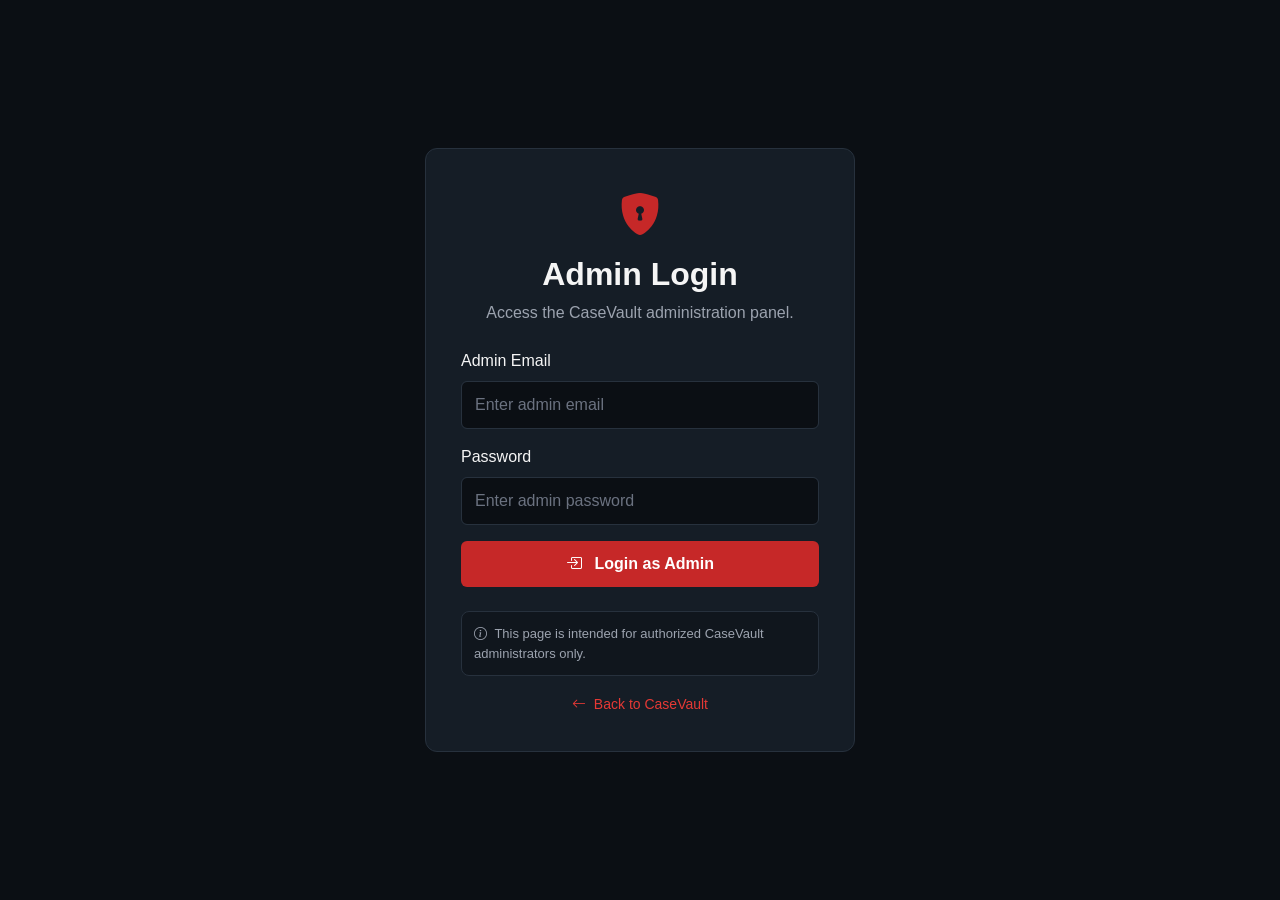
<file: admin-side/admin-login.html>
<!DOCTYPE html>
<html lang="en">

<head>
    <meta charset="UTF-8">
    <meta name="viewport" content="width=device-width, initial-scale=1.0">

    <title>CaseVault | Admin Login</title>

    <!-- Bootstrap CSS -->
    <link href="https://cdn.jsdelivr.net/npm/bootstrap@5.3.8/dist/css/bootstrap.min.css" rel="stylesheet">

    <!-- Bootstrap Icons -->
    <link href="https://cdn.jsdelivr.net/npm/bootstrap-icons@1.11.3/font/bootstrap-icons.css" rel="stylesheet">

    <!-- Admin CSS -->
    <link rel="stylesheet" href="css/style.css">

    <style>
        .admin-login-page {
            min-height: 100vh;
            display: flex;
            align-items: center;
            justify-content: center;
            padding: 30px 15px;
            background-color: #0B0F14;
        }

        .admin-login-card {
            width: 100%;
            max-width: 430px;
            background-color: #151D26;
            border: 1px solid #27313D;
            border-radius: 12px;
            padding: 35px;
        }

        .admin-login-icon {
            font-size: 42px;
            color: #C62828;
        }

        .admin-login-title {
            color: #F5F5F5;
            font-weight: 700;
        }

        .admin-login-description {
            color: #9CA3AF;
        }

        .admin-login-card label {
            color: #F5F5F5;
            margin-bottom: 8px;
        }

        .admin-login-card .form-control {
            background-color: #0B0F14;
            border: 1px solid #27313D;
            color: #F5F5F5;
            padding: 11px 13px;
        }

        .admin-login-card .form-control:focus {
            border-color: #C62828;
            box-shadow: 0 0 0 0.2rem rgba(198, 40, 40, 0.2);
        }

        .admin-login-card .form-control::placeholder {
            color: #6B7280;
        }

        .admin-login-btn {
            background-color: #C62828;
            color: white;
            border: none;
            padding: 11px;
            font-weight: 600;
        }

        .admin-login-btn:hover {
            background-color: #E53935;
            color: white;
        }

        .admin-login-link {
            color: #E53935;
            text-decoration: none;
        }

        .admin-login-link:hover {
            text-decoration: underline;
        }

        .admin-login-message {
            font-size: 14px;
        }

        .admin-notice {
            background-color: #10161D;
            border: 1px solid #27313D;
            color: #9CA3AF;
            border-radius: 8px;
            padding: 12px;
            font-size: 13px;
        }

        @media (max-width: 576px) {
            .admin-login-card {
                padding: 25px 20px;
            }
        }
    </style>
</head>

<body>

    <main class="admin-login-page">

        <div class="admin-login-card">

            <!-- Admin Logo -->
            <div class="text-center mb-4">

                <div class="admin-login-icon">
                    <i class="bi bi-shield-lock-fill"></i>
                </div>

                <h2 class="admin-login-title mt-2">
                    Admin Login
                </h2>

                <p class="admin-login-description">
                    Access the CaseVault administration panel.
                </p>

            </div>

            <!-- Login Form -->
            <form id="adminLoginForm" novalidate>

                <!-- Email -->
                <div class="mb-3">

                    <label for="adminEmail" class="form-label">
                        Admin Email
                    </label>

                    <input type="email" class="form-control" id="adminEmail" placeholder="Enter admin email">

                    <small class="text-danger" id="adminEmailError"></small>

                </div>

                <!-- Password -->
                <div class="mb-3">

                    <label for="adminPassword" class="form-label">
                        Password
                    </label>

                    <input type="password" class="form-control" id="adminPassword" placeholder="Enter admin password">

                    <small class="text-danger" id="adminPasswordError"></small>

                </div>

                <!-- General Message -->
                <div id="adminLoginMessage" class="admin-login-message mb-3"></div>

                <!-- Login Button -->
                <button type="submit" class="btn admin-login-btn w-100">

                    <i class="bi bi-box-arrow-in-right me-2"></i>
                    Login as Admin

                </button>

            </form>

            <!-- Notice -->
            <div class="admin-notice mt-4">

                <i class="bi bi-info-circle me-1"></i>

                This page is intended for authorized CaseVault
                administrators only.

            </div>

            <!-- Back to Client Website -->
            <div class="text-center mt-3">

                <a href="../client-side/home.html" class="admin-login-link small">

                    <i class="bi bi-arrow-left me-1"></i>
                    Back to CaseVault

                </a>

            </div>

        </div>

    </main>

    <script src="../js/login-validation.js"></script>
</body>

</html>

</body>

</html>
</file>
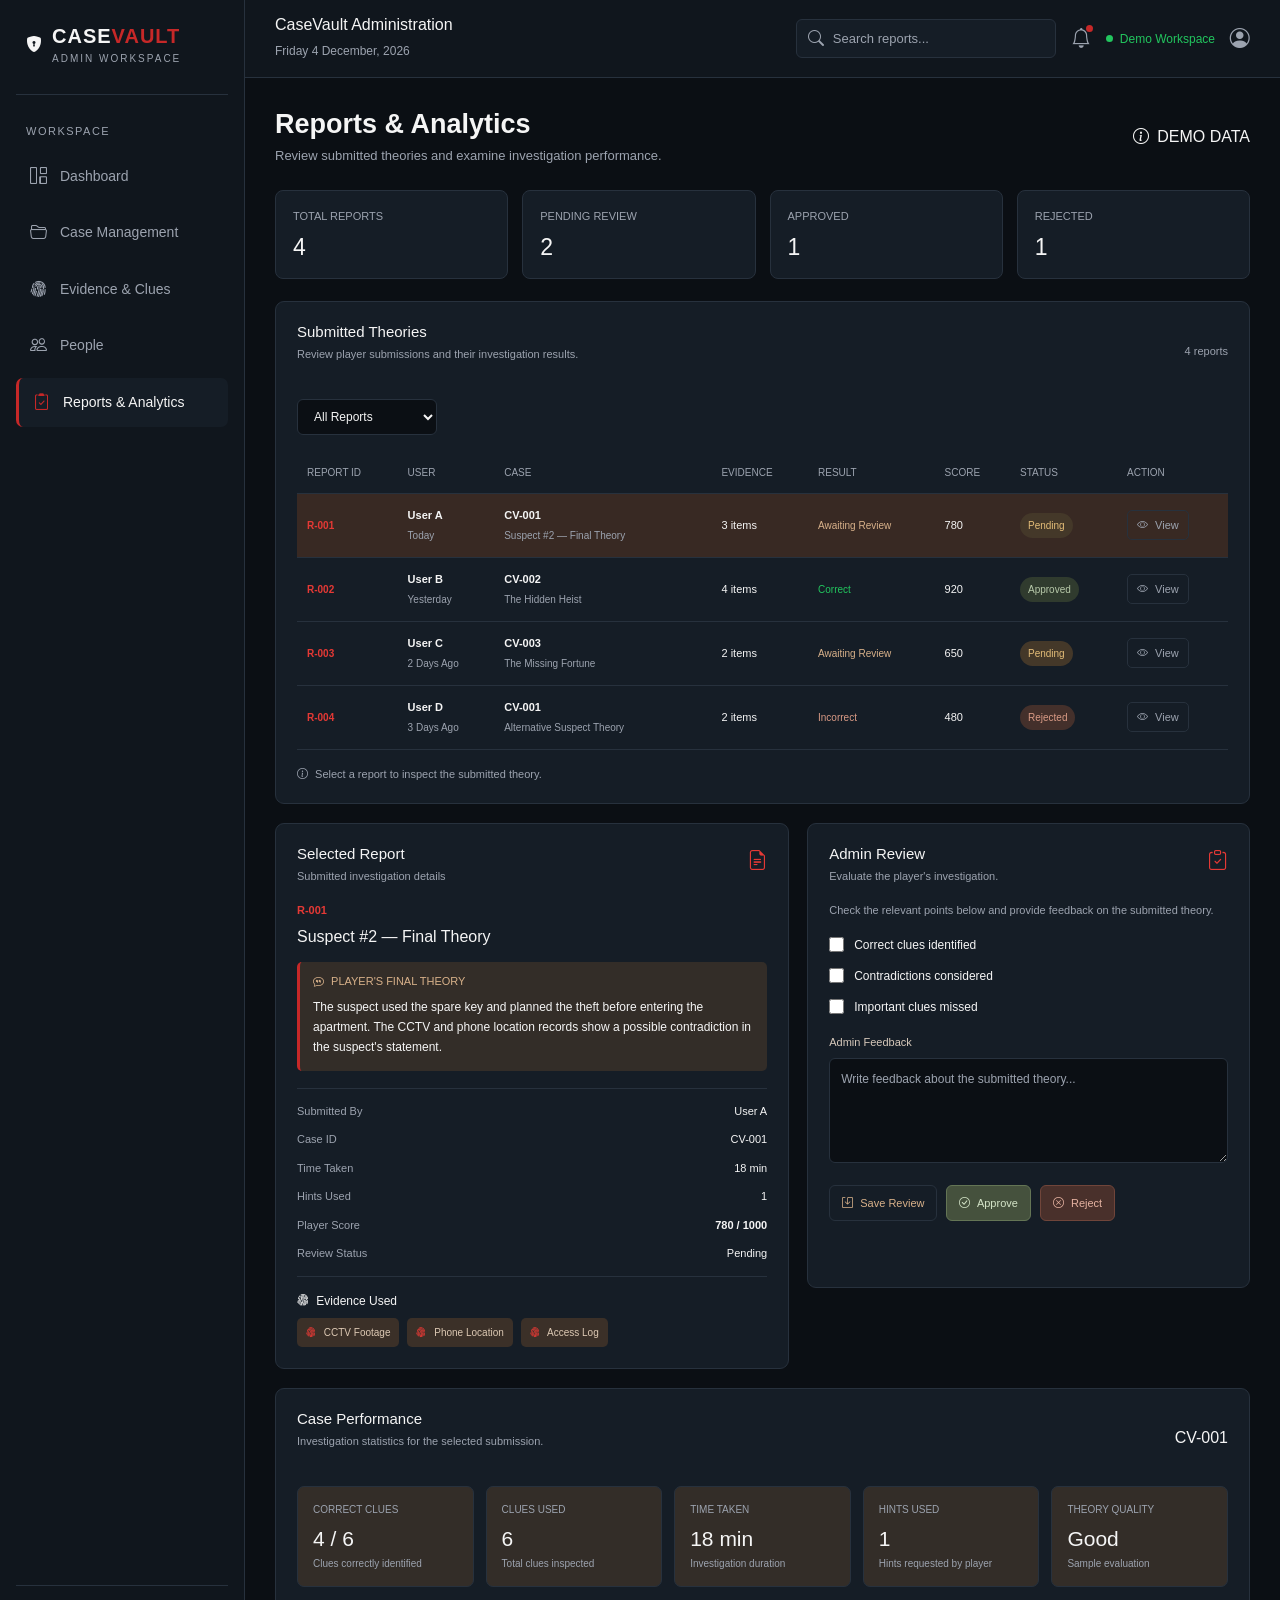
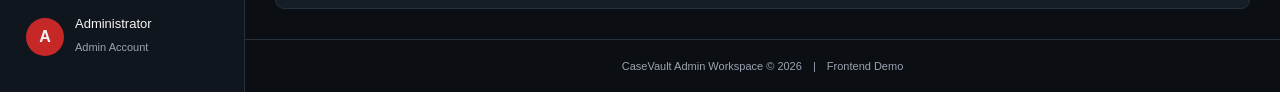
<file: admin-side/admin-reports.html>
<!DOCTYPE html>
<html lang="en">

<head>
    <meta charset="UTF-8">
    <meta name="viewport" content="width=device-width, initial-scale=1.0">

    <title>CaseVault | Reports & Analytics</title>

    <!-- Bootstrap CSS -->
    <link href="https://cdn.jsdelivr.net/npm/bootstrap@5.3.8/dist/css/bootstrap.min.css" rel="stylesheet">

    <!-- Bootstrap Icons -->
    <link href="https://cdn.jsdelivr.net/npm/bootstrap-icons@1.11.3/font/bootstrap-icons.css" rel="stylesheet">

    <!-- Admin CSS -->
    <link rel="stylesheet" href="css/style.css">
</head>

<body>

    <div class="admin-layout">

        <!-- SIDEBAR -->
        <aside class="admin-sidebar">

            <div class="admin-brand">
                <i class="bi bi-shield-lock-fill brand-icon"></i>

                <div>
                    <h4>CASE<span>VAULT</span></h4>
                    <small>ADMIN WORKSPACE</small>
                </div>
            </div>

            <p class="sidebar-heading">WORKSPACE</p>

            <nav class="sidebar-menu">

                <a href="admin-dashboard.html">
                    <i class="bi bi-grid-1x2"></i>
                    Dashboard
                </a>

                <a href="admin-cases.html">
                    <i class="bi bi-folder2-open"></i>
                    Case Management
                </a>

                <a href="admin-evidence.html">
                    <i class="bi bi-fingerprint"></i>
                    Evidence & Clues
                </a>

                <a href="admin-users.html">
                    <i class="bi bi-people"></i>
                    People
                </a>

                <a href="admin-reports.html" class="active">
                    <i class="bi bi-clipboard2-check"></i>
                    Reports & Analytics
                </a>

            </nav>

            <div class="sidebar-bottom">

                <div class="admin-account">
                    <div class="admin-avatar">A</div>

                    <div>
                        <h6>Administrator</h6>
                        <small>Admin Account</small>
                    </div>
                </div>

            </div>

        </aside>


        <!-- MAIN CONTENT -->
        <main class="admin-main">

            <!-- TOPBAR -->
            <header class="admin-topbar">

                <div class="topbar-title">
                    <h5>CaseVault Administration</h5>
                    <small id="currentDate">Reports & Analytics</small>
                </div>

                <div class="topbar-actions">

                    <div class="admin-search">
                        <i class="bi bi-search"></i>

                        <input type="text" id="reportSearch"
                            placeholder="Search reports...">
                    </div>

                    <!-- NOTIFICATIONS -->
                    <div class="dropdown">

                        <button class="topbar-icon" type="button"
                            data-bs-toggle="dropdown"
                            aria-expanded="false"
                            aria-label="Notifications">

                            <i class="bi bi-bell"></i>
                            <span class="notification-dot"></span>

                        </button>

                        <ul class="dropdown-menu dropdown-menu-end">

                            <li>
                                <h6 class="dropdown-header">Notifications</h6>
                            </li>

                            <li>
                                <span class="dropdown-item">
                                    Reports awaiting review.
                                </span>
                            </li>

                            <li>
                                <span class="dropdown-item">
                                    Investigation reports updated.
                                </span>
                            </li>

                        </ul>

                    </div>

                    <div class="admin-status">
                        <span></span>
                        Demo Workspace
                    </div>

                    <!-- PROFILE -->
                    <div class="dropdown">

                        <button class="topbar-icon" type="button"
                            data-bs-toggle="dropdown"
                            aria-expanded="false"
                            aria-label="Admin profile">

                            <i class="bi bi-person-circle"></i>

                        </button>

                        <ul class="dropdown-menu dropdown-menu-end">

                            <li>
                                <span class="dropdown-item">
                                    Administrator
                                </span>
                            </li>

                            <li>
                                <a href="admin-dashboard.html"
                                    class="dropdown-item">
                                    Dashboard
                                </a>
                            </li>

                        </ul>

                    </div>

                </div>

            </header>


            <!-- PAGE CONTENT -->
            <section class="dashboard-content">

                <!-- PAGE HEADING -->
                <div class="page-heading">

                    <div>
                        <h1>Reports & Analytics</h1>

                        <p>
                            Review submitted theories and examine investigation performance.
                        </p>
                    </div>

                    <span class="demo-label">
                        <i class="bi bi-info-circle me-1"></i>
                        DEMO DATA
                    </span>

                </div>


                <!-- REPORT SUMMARY -->
                <div class="report-summary">

                    <div class="report-summary-card">

                        <p>TOTAL REPORTS</p>
                        <h3 id="totalReports">4</h3>

                    </div>


                    <div class="report-summary-card">

                        <p>PENDING REVIEW</p>
                        <h3 id="pendingReports">2</h3>

                    </div>


                    <div class="report-summary-card">

                        <p>APPROVED</p>
                        <h3 id="approvedReports">1</h3>

                    </div>


                    <div class="report-summary-card">

                        <p>REJECTED</p>
                        <h3 id="rejectedReports">1</h3>

                    </div>

                </div>


                <!-- SUBMITTED REPORTS -->
                <div class="dashboard-panel">

                    <div class="panel-heading">

                        <div>
                            <h5>Submitted Theories</h5>

                            <p class="panel-subtitle">
                                Review player submissions and their investigation results.
                            </p>
                        </div>

                        <span class="case-count-label" id="reportCount">
                            4 reports
                        </span>

                    </div>


                    <!-- FILTERS -->
                    <div class="report-toolbar">

                        <div class="report-filters">

                            <select id="reportStatusFilter"
                                class="report-filter">

                                <option value="all">All Reports</option>
                                <option value="Pending">Pending</option>
                                <option value="Reviewed">Reviewed</option>
                                <option value="Approved">Approved</option>
                                <option value="Rejected">Rejected</option>

                            </select>

                        </div>

                    </div>


                    <!-- REPORT TABLE -->
                    <div class="table-responsive">

                        <table class="report-table">

                            <thead>
                                <tr>
                                    <th>REPORT ID</th>
                                    <th>USER</th>
                                    <th>CASE</th>
                                    <th>EVIDENCE</th>
                                    <th>RESULT</th>
                                    <th>SCORE</th>
                                    <th>STATUS</th>
                                    <th>ACTION</th>
                                </tr>
                            </thead>

                            <tbody id="reportTableBody">
                                <!-- JavaScript displays reports here -->
                            </tbody>

                        </table>

                    </div>

                    <p class="panel-subtitle mt-3 mb-0">
                        <i class="bi bi-info-circle me-1"></i>
                        Select a report to inspect the submitted theory.
                    </p>

                </div>


                <!-- REPORT DETAILS AND ADMIN REVIEW -->
                <div class="report-review-layout">

                    <!-- SELECTED REPORT -->
                    <div class="dashboard-panel selected-report-panel">

                        <div id="reportDetailsContent">

                            <div class="report-panel-heading">

                                <div>
                                    <h5>Selected Report</h5>

                                    <p>
                                        Submitted investigation details
                                    </p>
                                </div>

                                <i class="bi bi-file-earmark-text"
                                    style="color: var(--accent-hover); font-size: 20px;"></i>

                            </div>


                            <p class="selected-report-id"
                                id="detailReportId">
                                R-001
                            </p>


                            <h6 class="mb-3" id="detailTheoryTitle">
                                Suspect #2 — Final Theory
                            </h6>


                            <div class="submitted-theory">

                                <h6>
                                    <i class="bi bi-chat-quote me-1"></i>
                                    PLAYER'S FINAL THEORY
                                </h6>

                                <p id="detailTheory">
                                    The suspect used the spare key and planned
                                    the theft before entering the apartment.
                                </p>

                            </div>


                            <!-- REPORT INFORMATION -->
                            <div class="report-information">

                                <div class="report-info-item">
                                    <span>Submitted By</span>
                                    <span id="detailReportUser">User A</span>
                                </div>

                                <div class="report-info-item">
                                    <span>Case ID</span>
                                    <span id="detailReportCase">CV-001</span>
                                </div>

                                <div class="report-info-item">
                                    <span>Time Taken</span>
                                    <span id="detailReportTime">18 minutes</span>
                                </div>

                                <div class="report-info-item">
                                    <span>Hints Used</span>
                                    <span id="detailReportHints">1</span>
                                </div>

                                <div class="report-info-item">
                                    <span>Player Score</span>
                                    <strong id="detailReportScore">780 / 1000</strong>
                                </div>

                                <div class="report-info-item">
                                    <span>Review Status</span>
                                    <span id="detailReportStatus">Pending</span>
                                </div>

                            </div>


                            <!-- EVIDENCE USED -->
                            <h6 class="report-evidence-heading">
                                <i class="bi bi-fingerprint me-1"></i>
                                Evidence Used
                            </h6>

                            <div class="report-evidence-list"
                                id="detailEvidenceList">
                                <!-- Evidence displayed using JavaScript -->
                            </div>

                        </div>


                        <div id="noReportSelected" style="display: none;">

                            <h5>No Report Selected</h5>

                            <p class="case-detail-empty">
                                Select a submitted report from the table
                                to view its theory and investigation details.
                            </p>

                        </div>

                    </div>


                    <!-- ADMIN REVIEW -->
                    <div class="dashboard-panel admin-review-panel">

                        <div class="report-panel-heading">

                            <div>
                                <h5>Admin Review</h5>

                                <p>
                                    Evaluate the player's investigation.
                                </p>
                            </div>

                            <i class="bi bi-clipboard-check"
                                style="color: var(--accent-hover); font-size: 20px;"></i>

                        </div>


                        <p class="review-instruction">
                            Check the relevant points below and provide
                            feedback on the submitted theory.
                        </p>


                        <!-- REVIEW CHECKLIST -->
                        <div class="review-check-list">

                            <label class="review-check">

                                <input type="checkbox" id="correctClueCheck">

                                <span>
                                    Correct clues identified
                                </span>

                            </label>


                            <label class="review-check">

                                <input type="checkbox" id="contradictionCheck">

                                <span>
                                    Contradictions considered
                                </span>

                            </label>


                            <label class="review-check">

                                <input type="checkbox" id="missedClueCheck">

                                <span>
                                    Important clues missed
                                </span>

                            </label>

                        </div>


                        <!-- FEEDBACK -->
                        <div>

                            <label for="reviewFeedback"
                                class="review-feedback-label">

                                Admin Feedback

                            </label>

                            <textarea id="reviewFeedback"
                                class="review-feedback"
                                placeholder="Write feedback about the submitted theory..."></textarea>

                        </div>


                        <!-- REVIEW BUTTONS -->
                        <div class="review-button-row">

                            <button type="button"
                                class="review-save-btn"
                                id="saveReviewButton">

                                <i class="bi bi-save me-1"></i>
                                Save Review

                            </button>


                            <button type="button"
                                class="review-approve-btn"
                                id="approveReportButton">

                                <i class="bi bi-check-circle me-1"></i>
                                Approve

                            </button>


                            <button type="button"
                                class="review-reject-btn"
                                id="rejectReportButton">

                                <i class="bi bi-x-circle me-1"></i>
                                Reject

                            </button>

                        </div>


                        <p class="review-message" id="reviewMessage"></p>

                    </div>

                </div>


                <!-- CASE PERFORMANCE -->
                <div class="dashboard-panel performance-panel">

                    <div class="panel-heading">

                        <div>
                            <h5>Case Performance</h5>

                            <p class="panel-subtitle">
                                Investigation statistics for the selected submission.
                            </p>
                        </div>

                        <span class="panel-tag" id="performanceCaseId">
                            CV-001
                        </span>

                    </div>


                    <div class="performance-grid">

                        <div class="performance-item">

                            <p>CORRECT CLUES</p>

                            <h4 id="performanceCorrectClues">4 / 6</h4>

                            <small>Clues correctly identified</small>

                        </div>


                        <div class="performance-item">

                            <p>CLUES USED</p>

                            <h4 id="performanceCluesUsed">6</h4>

                            <small>Total clues inspected</small>

                        </div>


                        <div class="performance-item">

                            <p>TIME TAKEN</p>

                            <h4 id="performanceTime">18 min</h4>

                            <small>Investigation duration</small>

                        </div>


                        <div class="performance-item">

                            <p>HINTS USED</p>

                            <h4 id="performanceHints">1</h4>

                            <small>Hints requested by player</small>

                        </div>


                        <div class="performance-item">

                            <p>THEORY QUALITY</p>

                            <h4 id="performanceQuality">Good</h4>

                            <small>Sample evaluation</small>

                        </div>

                    </div>

                </div>

            </section>


            <!-- FOOTER -->
            <footer class="admin-footer">
                CaseVault Admin Workspace &copy; 2026
                <span class="mx-2">|</span>
                Frontend Demo
            </footer>

        </main>

    </div>


    <!-- BOOTSTRAP JS -->
    <script src="https://cdn.jsdelivr.net/npm/bootstrap@5.3.8/dist/js/bootstrap.bundle.min.js"></script>


    <!-- JAVASCRIPT -->
    <script>

        // Display current date
        document.getElementById("currentDate").textContent =
            new Date().toLocaleDateString("en-IN", {
                weekday: "long",
                day: "numeric",
                month: "long",
                year: "numeric"
            });


        // Default sample reports
        const defaultReports = [

            {
                id: "R-001",
                user: "User A",
                caseId: "CV-001",
                theoryTitle: "Suspect #2 — Final Theory",
                theory: "The suspect used the spare key and planned the theft before entering the apartment. The CCTV and phone location records show a possible contradiction in the suspect's statement.",
                evidence: ["CCTV Footage", "Phone Location", "Access Log"],
                result: "Awaiting Review",
                score: 780,
                submitted: "Today",
                status: "Pending",
                timeTaken: "18 min",
                hintsUsed: 1,
                correctClues: 4,
                cluesUsed: 6,
                theoryQuality: "Good",
                review: {
                    correctClue: false,
                    contradiction: false,
                    missedClue: false,
                    feedback: ""
                }
            },

            {
                id: "R-002",
                user: "User B",
                caseId: "CV-002",
                theoryTitle: "The Hidden Heist",
                theory: "The selected suspect had access to the location and used the opportunity to carry out the theft. The submitted evidence supports the proposed theory.",
                evidence: ["Security Footage", "Entry Record", "Witness Statement", "Object Trace"],
                result: "Correct",
                score: 920,
                submitted: "Yesterday",
                status: "Approved",
                timeTaken: "22 min",
                hintsUsed: 0,
                correctClues: 5,
                cluesUsed: 6,
                theoryQuality: "Excellent",
                review: {
                    correctClue: true,
                    contradiction: true,
                    missedClue: false,
                    feedback: "Good use of evidence and a clear final explanation."
                }
            },

            {
                id: "R-003",
                user: "User C",
                caseId: "CV-003",
                theoryTitle: "The Missing Fortune",
                theory: "The player suspects that the missing fortune was moved using an inside connection. More evidence is needed to support this conclusion.",
                evidence: ["Financial Record", "Document Copy"],
                result: "Awaiting Review",
                score: 650,
                submitted: "2 Days Ago",
                status: "Pending",
                timeTaken: "25 min",
                hintsUsed: 2,
                correctClues: 3,
                cluesUsed: 5,
                theoryQuality: "Average",
                review: {
                    correctClue: false,
                    contradiction: false,
                    missedClue: false,
                    feedback: ""
                }
            },

            {
                id: "R-004",
                user: "User D",
                caseId: "CV-001",
                theoryTitle: "Alternative Suspect Theory",
                theory: "The player selected another suspect but did not provide enough evidence to support the accusation. Some important timeline details were overlooked.",
                evidence: ["Receipt", "Photograph"],
                result: "Incorrect",
                score: 480,
                submitted: "3 Days Ago",
                status: "Rejected",
                timeTaken: "31 min",
                hintsUsed: 3,
                correctClues: 2,
                cluesUsed: 5,
                theoryQuality: "Needs Improvement",
                review: {
                    correctClue: false,
                    contradiction: false,
                    missedClue: true,
                    feedback: "Please reconsider the timeline and compare the evidence before submitting."
                }
            }

        ];


        // Load saved reports
        const savedReports = localStorage.getItem("caseVaultReports");

        let reports = savedReports
            ? JSON.parse(savedReports)
            : defaultReports;


        // Selected report
        let selectedReportId =
            reports.length > 0 ? reports[0].id : null;


        // Save reports in browser storage
        function saveReports() {

            localStorage.setItem(
                "caseVaultReports",
                JSON.stringify(reports)
            );

        }


        // Prevent entered text from being treated as HTML
        function escapeHTML(value) {

            return String(value).replace(/[&<>"']/g, function (character) {

                const characters = {
                    "&": "&amp;",
                    "<": "&lt;",
                    ">": "&gt;",
                    '"': "&quot;",
                    "'": "&#039;"
                };

                return characters[character];

            });

        }


        // Get CSS class for report status
        function getReportStatusClass(status) {

            return status.toLowerCase();

        }


        // Get CSS class for result
        function getResultClass(result) {

            if (result === "Correct") {
                return "correct";
            }

            if (result === "Incorrect") {
                return "incorrect";
            }

            return "awaiting";

        }


        // Update summary cards
        function updateReportSummary() {

            document.getElementById("totalReports").textContent =
                reports.length;

            document.getElementById("pendingReports").textContent =
                reports.filter(function (item) {
                    return item.status === "Pending";
                }).length;

            document.getElementById("approvedReports").textContent =
                reports.filter(function (item) {
                    return item.status === "Approved";
                }).length;

            document.getElementById("rejectedReports").textContent =
                reports.filter(function (item) {
                    return item.status === "Rejected";
                }).length;

        }


        // Display selected report details
        function showReportDetails(reportId) {

            const selectedReport = reports.find(function (item) {
                return item.id === reportId;
            });

            const detailsContent =
                document.getElementById("reportDetailsContent");

            const emptyContent =
                document.getElementById("noReportSelected");


            if (!selectedReport) {

                detailsContent.style.display = "none";
                emptyContent.style.display = "block";

                document.getElementById("correctClueCheck").checked = false;
                document.getElementById("contradictionCheck").checked = false;
                document.getElementById("missedClueCheck").checked = false;
                document.getElementById("reviewFeedback").value = "";

                return;

            }


            detailsContent.style.display = "block";
            emptyContent.style.display = "none";


            // Report information
            document.getElementById("detailReportId").textContent =
                selectedReport.id;

            document.getElementById("detailTheoryTitle").textContent =
                selectedReport.theoryTitle;

            document.getElementById("detailTheory").textContent =
                selectedReport.theory;

            document.getElementById("detailReportUser").textContent =
                selectedReport.user;

            document.getElementById("detailReportCase").textContent =
                selectedReport.caseId;

            document.getElementById("detailReportTime").textContent =
                selectedReport.timeTaken;

            document.getElementById("detailReportHints").textContent =
                selectedReport.hintsUsed;

            document.getElementById("detailReportScore").textContent =
                selectedReport.score + " / 1000";

            document.getElementById("detailReportStatus").textContent =
                selectedReport.status;


            // Evidence used
            const evidenceList =
                document.getElementById("detailEvidenceList");

            evidenceList.innerHTML =
                selectedReport.evidence.map(function (item) {

                    return `
                        <span class="report-evidence-tag">
                            <i class="bi bi-fingerprint"></i>
                            ${escapeHTML(item)}
                        </span>
                    `;

                }).join("");


            // Load saved review information
            document.getElementById("correctClueCheck").checked =
                selectedReport.review.correctClue;

            document.getElementById("contradictionCheck").checked =
                selectedReport.review.contradiction;

            document.getElementById("missedClueCheck").checked =
                selectedReport.review.missedClue;

            document.getElementById("reviewFeedback").value =
                selectedReport.review.feedback;


            // Update performance information
            updatePerformance(selectedReport);

        }


        // Display case performance
        function updatePerformance(report) {

            document.getElementById("performanceCaseId").textContent =
                report.caseId;

            document.getElementById("performanceCorrectClues").textContent =
                report.correctClues + " / " + report.cluesUsed;

            document.getElementById("performanceCluesUsed").textContent =
                report.cluesUsed;

            document.getElementById("performanceTime").textContent =
                report.timeTaken;

            document.getElementById("performanceHints").textContent =
                report.hintsUsed;

            document.getElementById("performanceQuality").textContent =
                report.theoryQuality;

        }


        // Display submitted reports
        function renderReports() {

            const tableBody =
                document.getElementById("reportTableBody");

            const searchValue =
                document.getElementById("reportSearch").value.toLowerCase();

            const selectedStatus =
                document.getElementById("reportStatusFilter").value;


            const filteredReports = reports.filter(function (item) {

                const matchesSearch =
                    item.id.toLowerCase().includes(searchValue) ||
                    item.user.toLowerCase().includes(searchValue) ||
                    item.caseId.toLowerCase().includes(searchValue) ||
                    item.theoryTitle.toLowerCase().includes(searchValue);

                const matchesStatus =
                    selectedStatus === "all" ||
                    item.status === selectedStatus;

                return matchesSearch && matchesStatus;

            });


            document.getElementById("reportCount").textContent =
                filteredReports.length + " reports";


            if (filteredReports.length === 0) {

                tableBody.innerHTML = `
                    <tr>
                        <td colspan="8" class="report-empty">
                            No matching reports found.
                        </td>
                    </tr>
                `;

            } else {

                tableBody.innerHTML = filteredReports.map(function (item) {

                    return `
                        <tr class="${item.id === selectedReportId ? "selected-report" : ""}">

                            <td>
                                <span class="report-id">
                                    ${escapeHTML(item.id)}
                                </span>
                            </td>

                            <td>
                                <div class="report-user-cell">
                                    <strong>${escapeHTML(item.user)}</strong>
                                    <small>${escapeHTML(item.submitted)}</small>
                                </div>
                            </td>

                            <td>
                                <div class="report-title-cell">
                                    <strong>${escapeHTML(item.caseId)}</strong>
                                    <small>${escapeHTML(item.theoryTitle)}</small>
                                </div>
                            </td>

                            <td>${item.evidence.length} items</td>

                            <td>
                                <span class="report-result ${getResultClass(item.result)}">
                                    ${escapeHTML(item.result)}
                                </span>
                            </td>

                            <td>${item.score}</td>

                            <td>
                                <span class="report-status ${getReportStatusClass(item.status)}">
                                    ${escapeHTML(item.status)}
                                </span>
                            </td>

                            <td>
                                <button type="button"
                                    class="report-view-btn"
                                    data-report-id="${escapeHTML(item.id)}">

                                    <i class="bi bi-eye me-1"></i>
                                    View

                                </button>
                            </td>

                        </tr>
                    `;

                }).join("");

            }


            // Keep the selected report visible when possible
            if (!filteredReports.some(function (item) {
                return item.id === selectedReportId;
            })) {

                selectedReportId =
                    filteredReports.length > 0
                        ? filteredReports[0].id
                        : null;

            }


            updateReportSummary();

            showReportDetails(selectedReportId);

        }


        // Select report from the table
        document.getElementById("reportTableBody").addEventListener("click", function (event) {

            const button = event.target.closest("button[data-report-id]");

            if (!button) {
                return;
            }

            selectedReportId = button.dataset.reportId;

            document.getElementById("reviewMessage").textContent = "";

            renderReports();

        });


        // Get currently selected report
        function getSelectedReport() {

            return reports.find(function (item) {
                return item.id === selectedReportId;
            });

        }


        // Save review checklist and feedback
        function saveReview() {

            const selectedReport = getSelectedReport();

            if (!selectedReport) {

                alert("Please select a report first.");

                return false;

            }


            selectedReport.review = {

                correctClue:
                    document.getElementById("correctClueCheck").checked,

                contradiction:
                    document.getElementById("contradictionCheck").checked,

                missedClue:
                    document.getElementById("missedClueCheck").checked,

                feedback:
                    document.getElementById("reviewFeedback").value.trim()

            };


            if (selectedReport.status === "Pending") {
                selectedReport.status = "Reviewed";
            }


            saveReports();

            renderReports();

            document.getElementById("reviewMessage").textContent =
                "Review saved successfully.";

            return true;

        }


        // Save review button
        document.getElementById("saveReviewButton").addEventListener("click", function () {

            saveReview();

        });


        // Approve report
        document.getElementById("approveReportButton").addEventListener("click", function () {

            const selectedReport = getSelectedReport();

            if (!selectedReport) {

                alert("Please select a report first.");

                return;

            }


            const confirmApproval = confirm(
                "Are you sure you want to approve this report?"
            );

            if (!confirmApproval) {
                return;
            }


            saveReview();


            selectedReport.status = "Approved";
            selectedReport.result = "Correct";


            saveReports();

            renderReports();

            document.getElementById("reviewMessage").textContent =
                "Report approved successfully.";

        });


        // Reject report
        document.getElementById("rejectReportButton").addEventListener("click", function () {

            const selectedReport = getSelectedReport();

            if (!selectedReport) {

                alert("Please select a report first.");

                return;

            }


            const confirmRejection = confirm(
                "Are you sure you want to reject this report?"
            );

            if (!confirmRejection) {
                return;
            }


            saveReview();


            selectedReport.status = "Rejected";
            selectedReport.result = "Incorrect";


            saveReports();

            renderReports();

            document.getElementById("reviewMessage").textContent =
                "Report rejected successfully.";

        });


        // Search reports
        document.getElementById("reportSearch").addEventListener("input", function () {

            renderReports();

        });


        // Filter reports by status
        document.getElementById("reportStatusFilter").addEventListener("change", function () {

            renderReports();

        });


        // Initial display
        renderReports();

    </script>

</body>

</html>
</file>
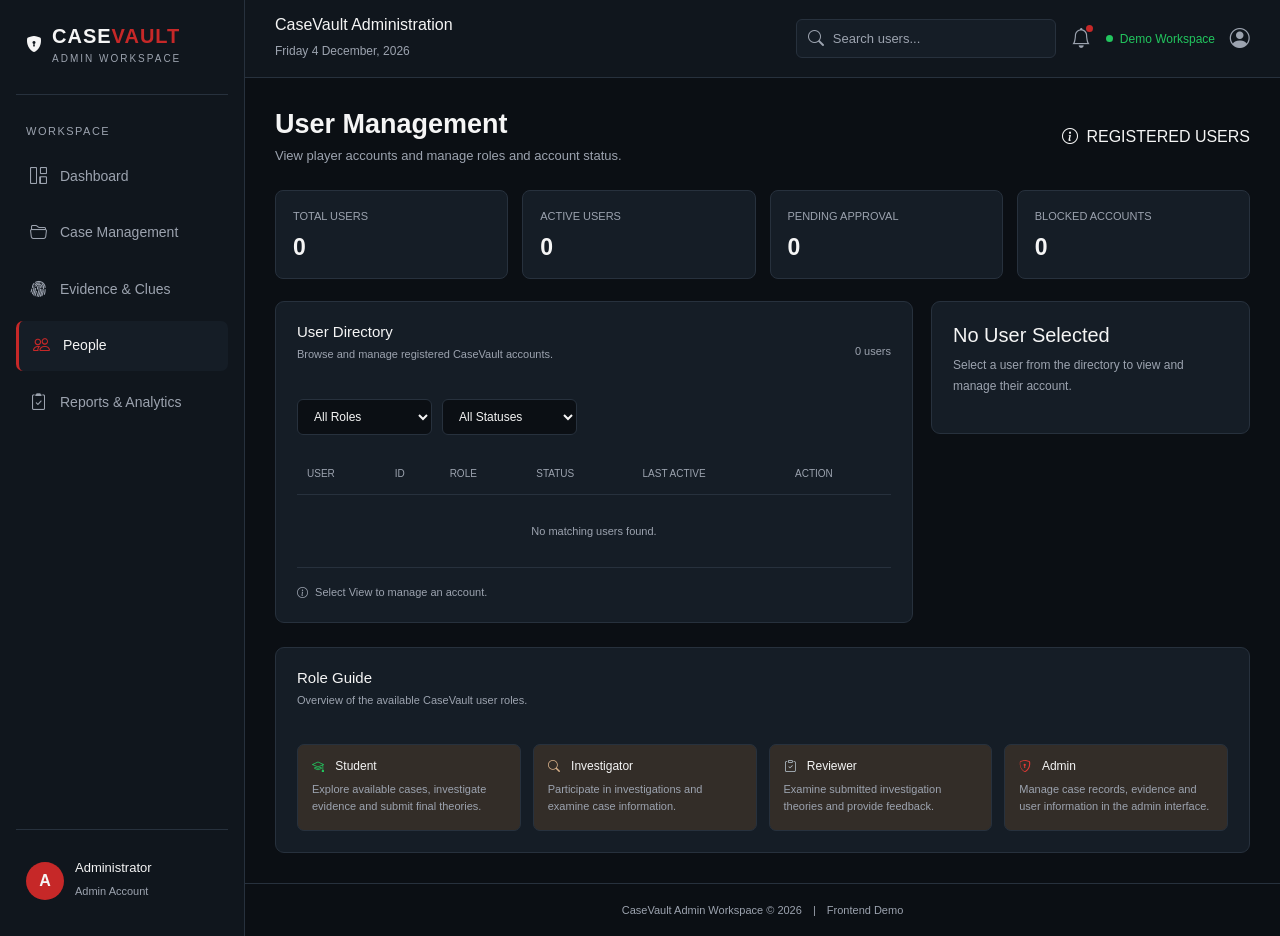
<file: admin-side/admin-users.html>
<!DOCTYPE html>
<html lang="en">

<head>
    <meta charset="UTF-8">
    <meta name="viewport" content="width=device-width, initial-scale=1.0">

    <title>CaseVault | User Management</title>

    <!-- Bootstrap CSS -->
    <link href="https://cdn.jsdelivr.net/npm/bootstrap@5.3.8/dist/css/bootstrap.min.css" rel="stylesheet">

    <!-- Bootstrap Icons -->
    <link href="https://cdn.jsdelivr.net/npm/bootstrap-icons@1.11.3/font/bootstrap-icons.css" rel="stylesheet">

    <!-- Admin CSS -->
    <link rel="stylesheet" href="css/style.css">
</head>

<body>

    <div class="admin-layout">

        <!-- SIDEBAR -->
        <aside class="admin-sidebar">

            <div class="admin-brand">
                <i class="bi bi-shield-lock-fill brand-icon"></i>

                <div>
                    <h4>CASE<span>VAULT</span></h4>
                    <small>ADMIN WORKSPACE</small>
                </div>
            </div>

            <p class="sidebar-heading">WORKSPACE</p>

            <nav class="sidebar-menu">

                <a href="admin-dashboard.html">
                    <i class="bi bi-grid-1x2"></i>
                    Dashboard
                </a>

                <a href="admin-cases.html">
                    <i class="bi bi-folder2-open"></i>
                    Case Management
                </a>

                <a href="admin-evidence.html">
                    <i class="bi bi-fingerprint"></i>
                    Evidence & Clues
                </a>

                <a href="admin-users.html" class="active">
                    <i class="bi bi-people"></i>
                    People
                </a>

                <a href="admin-reports.html">
                    <i class="bi bi-clipboard2-check"></i>
                    Reports & Analytics
                </a>

            </nav>

            <div class="sidebar-bottom">

                <div class="admin-account">
                    <div class="admin-avatar">A</div>

                    <div>
                        <h6>Administrator</h6>
                        <small>Admin Account</small>
                    </div>
                </div>

            </div>

        </aside>


        <!-- MAIN CONTENT -->
        <main class="admin-main">

            <!-- TOPBAR -->
            <header class="admin-topbar">

                <div class="topbar-title">
                    <h5>CaseVault Administration</h5>
                    <small id="currentDate">User Management</small>
                </div>

                <div class="topbar-actions">

                    <div class="admin-search">
                        <i class="bi bi-search"></i>

                        <input type="text" id="userSearch"
                            placeholder="Search users...">
                    </div>

                    <!-- Notifications -->
                    <div class="dropdown">

                        <button class="topbar-icon" type="button"
                            data-bs-toggle="dropdown"
                            aria-expanded="false"
                            aria-label="Notifications">

                            <i class="bi bi-bell"></i>
                            <span class="notification-dot"></span>

                        </button>

                        <ul class="dropdown-menu dropdown-menu-end">

                            <li>
                                <h6 class="dropdown-header">Notifications</h6>
                            </li>

                            <li>
                                <span class="dropdown-item">
                                    3 reports are waiting for review.
                                </span>
                            </li>

                            <li>
                                <span class="dropdown-item">
                                    2 investigations are flagged.
                                </span>
                            </li>

                        </ul>

                    </div>

                    <div class="admin-status">
                        <span></span>
                        Demo Workspace
                    </div>

                    <!-- Profile -->
                    <div class="dropdown">

                        <button class="topbar-icon" type="button"
                            data-bs-toggle="dropdown"
                            aria-expanded="false"
                            aria-label="Admin profile">

                            <i class="bi bi-person-circle"></i>

                        </button>

                        <ul class="dropdown-menu dropdown-menu-end">

                            <li>
                                <span class="dropdown-item">
                                    Administrator
                                </span>
                            </li>

                            <li>
                                <a href="admin-dashboard.html"
                                    class="dropdown-item">
                                    Dashboard
                                </a>
                            </li>

                        </ul>

                    </div>

                </div>

            </header>


            <!-- PAGE CONTENT -->
            <section class="dashboard-content">

                <!-- PAGE HEADING -->
                <div class="page-heading">

                    <div>
                        <h1>User Management</h1>

                        <p>
                            View player accounts and manage roles and account status.
                        </p>
                    </div>

                    <span class="demo-label">
                        <i class="bi bi-info-circle me-1"></i>
                        REGISTERED USERS
                    </span>

                </div>


                <!-- USER SUMMARY -->
                <div class="user-summary">

                    <div class="user-summary-card">
                        <p>TOTAL USERS</p>
                        <h3 id="totalUsers">6</h3>
                    </div>

                    <div class="user-summary-card">
                        <p>ACTIVE USERS</p>
                        <h3 id="activeUsers">4</h3>
                    </div>

                    <div class="user-summary-card">
                        <p>PENDING APPROVAL</p>
                        <h3 id="pendingUsers">1</h3>
                    </div>

                    <div class="user-summary-card">
                        <p>BLOCKED ACCOUNTS</p>
                        <h3 id="blockedUsers">1</h3>
                    </div>

                </div>


                <!-- USER MANAGEMENT LAYOUT -->
                <div class="user-management-layout">

                    <!-- USER DIRECTORY -->
                    <div class="dashboard-panel user-directory-panel">

                        <div class="panel-heading">

                            <div>
                                <h5>User Directory</h5>

                                <p class="panel-subtitle">
                                    Browse and manage registered CaseVault accounts.
                                </p>
                            </div>

                            <span class="case-count-label" id="userCountLabel">
                                6 users
                            </span>

                        </div>


                        <!-- FILTERS -->
                        <div class="user-toolbar">

                            <select id="roleFilter" class="user-filter">

                                <option value="all">All Roles</option>
                                <option value="Student">Student</option>
                                <option value="Investigator">Investigator</option>
                                <option value="Reviewer">Reviewer</option>
                                <option value="Admin">Admin</option>

                            </select>


                            <select id="statusFilter" class="user-filter">

                                <option value="all">All Statuses</option>
                                <option value="Active">Active</option>
                                <option value="Pending">Pending</option>
                                <option value="Blocked">Blocked</option>

                            </select>

                        </div>


                        <!-- USER TABLE -->
                        <div class="table-responsive">

                            <table class="user-table">

                                <thead>
                                    <tr>
                                        <th>USER</th>
                                        <th>ID</th>
                                        <th>ROLE</th>
                                        <th>STATUS</th>
                                        <th>LAST ACTIVE</th>
                                        <th>ACTION</th>
                                    </tr>
                                </thead>

                                <tbody id="userTableBody">
                                    <!-- Users displayed using JavaScript -->
                                </tbody>

                            </table>

                        </div>

                        <p class="panel-subtitle mt-3 mb-0">
                            <i class="bi bi-info-circle me-1"></i>
                            Select View to manage an account.
                        </p>

                    </div>


                    <!-- USER DETAILS -->
                    <div class="dashboard-panel user-details-panel">

                        <div id="userDetailsContent">

                            <div class="user-details-heading">

                                <div>
                                    <h5>User Details</h5>
                                    <p>Account information and role controls</p>
                                </div>

                                <i class="bi bi-person-gear"
                                    style="color: var(--accent-hover); font-size: 20px;"></i>

                            </div>


                            <!-- PROFILE -->
                            <div class="user-profile">

                                <div class="user-profile-avatar"
                                    id="detailUserAvatar">
                                    A
                                </div>

                                <h4 id="detailUserName">Aarav Shah</h4>

                                <p id="detailUserEmail">
                                    aarav@example.com
                                </p>

                                <span class="user-role role-student"
                                    id="detailUserRoleBadge">
                                    Student
                                </span>

                            </div>


                            <!-- INFORMATION -->
                            <div class="user-information">

                                <div class="user-info-item">
                                    <span>User ID</span>
                                    <span id="detailUserId">U101</span>
                                </div>

                                <div class="user-info-item">
                                    <span>Joined</span>
                                    <span id="detailUserJoined">10 Oct 2026</span>
                                </div>

                                <div class="user-info-item">
                                    <span>Last Active</span>
                                    <span id="detailUserLastActive">Today</span>
                                </div>

                                <div class="user-info-item">
                                    <span>Account Status</span>
                                    <span id="detailUserStatus">Active</span>
                                </div>

                            </div>


                            <!-- ROLE CONTROLS -->
                            <h6 class="user-controls-heading">
                                <i class="bi bi-shield-check me-1"></i>
                                Role & Account Controls
                            </h6>


                            <div class="user-control-group">

                                <label for="userRoleInput">
                                    User Role
                                </label>

                                <select id="userRoleInput"
                                    class="user-control-select">

                                    <option value="Student">Student</option>
                                    <option value="Investigator">Investigator</option>
                                    <option value="Reviewer">Reviewer</option>
                                    <option value="Admin">Admin</option>

                                </select>

                            </div>


                            <div class="user-control-group">

                                <label for="userStatusInput">
                                    Account Status
                                </label>

                                <select id="userStatusInput"
                                    class="user-control-select">

                                    <option value="Active">Active</option>
                                    <option value="Pending">Pending</option>
                                    <option value="Blocked">Blocked</option>

                                </select>

                            </div>


                            <button type="button" class="user-save-btn"
                                id="saveUserChanges">

                                <i class="bi bi-check-lg me-1"></i>
                                Save Changes

                            </button>

                            <p class="user-save-message"
                                id="userSaveMessage"></p>

                        </div>


                        <div id="noUserSelected" style="display: none;">

                            <h5>No User Selected</h5>

                            <p class="case-detail-empty">
                                Select a user from the directory to view
                                and manage their account.
                            </p>

                        </div>

                    </div>

                </div>


                <!-- ROLE GUIDE -->
                <div class="dashboard-panel role-guide-panel mt-4">

                    <div class="panel-heading">

                        <div>
                            <h5>Role Guide</h5>

                            <p class="panel-subtitle">
                                Overview of the available CaseVault user roles.
                            </p>
                        </div>

                    </div>


                    <div class="role-guide-row">

                        <div class="role-guide-item">

                            <h6>
                                <i class="bi bi-mortarboard me-2"
                                    style="color: var(--success-color);"></i>
                                Student
                            </h6>

                            <p>
                                Explore available cases, investigate evidence
                                and submit final theories.
                            </p>

                        </div>


                        <div class="role-guide-item">

                            <h6>
                                <i class="bi bi-search me-2"
                                    style="color: var(--gold-color);"></i>
                                Investigator
                            </h6>

                            <p>
                                Participate in investigations and examine
                                case information.
                            </p>

                        </div>


                        <div class="role-guide-item">

                            <h6>
                                <i class="bi bi-clipboard-check me-2"
                                    style="color: #B5C1CB;"></i>
                                Reviewer
                            </h6>

                            <p>
                                Examine submitted investigation theories
                                and provide feedback.
                            </p>

                        </div>


                        <div class="role-guide-item">

                            <h6>
                                <i class="bi bi-shield-lock me-2"
                                    style="color: var(--accent-hover);"></i>
                                Admin
                            </h6>

                            <p>
                                Manage case records, evidence and user
                                information in the admin interface.
                            </p>

                        </div>

                    </div>

                </div>

            </section>


            <!-- FOOTER -->
            <footer class="admin-footer">
                CaseVault Admin Workspace &copy; 2026
                <span class="mx-2">|</span>
                Frontend Demo
            </footer>

        </main>

    </div>


    <!-- BOOTSTRAP JS -->
    <script src="https://cdn.jsdelivr.net/npm/bootstrap@5.3.8/dist/js/bootstrap.bundle.min.js"></script>


    <!-- JAVASCRIPT -->
    <script>

        // Display current date
        document.getElementById("currentDate").textContent =
            new Date().toLocaleDateString("en-IN", {
                weekday: "long",
                day: "numeric",
                month: "long",
                year: "numeric"
            });


// Load registered users
let users = JSON.parse(localStorage.getItem("caseVaultUsers")) || [];

// Add missing user details
for (let i = 0; i < users.length; i++) {

    users[i].id = users[i].id || "U" + (i + 1);
    users[i].name = users[i].name || users[i].fullName;
    users[i].role = users[i].role || "Student";
    users[i].status = users[i].status || "Active";
    users[i].joined = users[i].joined || "New User";
    users[i].lastActive = users[i].lastActive || "Not Available";

}

localStorage.setItem("caseVaultUsers", JSON.stringify(users));


        // Selected user
        let selectedUserId =
            users.length > 0 ? users[0].id : null;


        // Save user records
        function saveUsers() {

            localStorage.setItem(
                "caseVaultUsers",
                JSON.stringify(users)
            );

        }


        // Escape user information before displaying it
        function escapeHTML(value) {

            return String(value).replace(/[&<>"']/g, function (character) {

                const characters = {
                    "&": "&amp;",
                    "<": "&lt;",
                    ">": "&gt;",
                    '"': "&quot;",
                    "'": "&#039;"
                };

                return characters[character];

            });

        }


        // Get CSS class for a role
        function getRoleClass(role) {

            return "role-" + role.toLowerCase();

        }


        // Get CSS class for account status
        function getUserStatusClass(status) {

            return status.toLowerCase();

        }


        // Update summary cards
        function updateUserSummary() {

            document.getElementById("totalUsers").textContent =
                users.length;

            document.getElementById("activeUsers").textContent =
                users.filter(function (user) {
                    return user.status === "Active";
                }).length;

            document.getElementById("pendingUsers").textContent =
                users.filter(function (user) {
                    return user.status === "Pending";
                }).length;

            document.getElementById("blockedUsers").textContent =
                users.filter(function (user) {
                    return user.status === "Blocked";
                }).length;

        }


        // Display selected user details
        function showUserDetails(userId) {

            const selectedUser = users.find(function (user) {
                return user.id === userId;
            });

            const detailsContent =
                document.getElementById("userDetailsContent");

            const emptyContent =
                document.getElementById("noUserSelected");


            if (!selectedUser) {

                detailsContent.style.display = "none";
                emptyContent.style.display = "block";

                return;

            }


            detailsContent.style.display = "block";
            emptyContent.style.display = "none";


            document.getElementById("detailUserAvatar").textContent =
                selectedUser.name.charAt(0).toUpperCase();

            document.getElementById("detailUserName").textContent =
                selectedUser.name;

            document.getElementById("detailUserEmail").textContent =
                selectedUser.email;

            document.getElementById("detailUserId").textContent =
                selectedUser.id;

            document.getElementById("detailUserJoined").textContent =
                selectedUser.joined;

            document.getElementById("detailUserLastActive").textContent =
                selectedUser.lastActive;

            document.getElementById("detailUserStatus").textContent =
                selectedUser.status;


            const roleBadge =
                document.getElementById("detailUserRoleBadge");

            roleBadge.textContent = selectedUser.role;

            roleBadge.className =
                "user-role " + getRoleClass(selectedUser.role);


            // Display current role and status in controls
            document.getElementById("userRoleInput").value =
                selectedUser.role;

            document.getElementById("userStatusInput").value =
                selectedUser.status;

        }


        // Display user directory
        function renderUsers() {

            const tableBody =
                document.getElementById("userTableBody");

            const searchValue =
                document.getElementById("userSearch").value.toLowerCase();

            const selectedRole =
                document.getElementById("roleFilter").value;

            const selectedStatus =
                document.getElementById("statusFilter").value;


            const filteredUsers = users.filter(function (user) {

                const matchesSearch =
                    user.name.toLowerCase().includes(searchValue) ||
                    user.id.toLowerCase().includes(searchValue) ||
                    user.email.toLowerCase().includes(searchValue);

                const matchesRole =
                    selectedRole === "all" ||
                    user.role === selectedRole;

                const matchesStatus =
                    selectedStatus === "all" ||
                    user.status === selectedStatus;

                return matchesSearch && matchesRole && matchesStatus;

            });


            document.getElementById("userCountLabel").textContent =
                filteredUsers.length + " users";


            if (filteredUsers.length === 0) {

                tableBody.innerHTML = `
                    <tr>
                        <td colspan="6" class="user-empty">
                            No matching users found.
                        </td>
                    </tr>
                `;

            } else {

                tableBody.innerHTML = filteredUsers.map(function (user) {

                    return `
                        <tr class="${user.id === selectedUserId ? "selected-user" : ""}">

                            <td>
                                <div class="user-name-cell">

                                    <div class="user-mini-avatar">
                                        ${escapeHTML(user.name.charAt(0).toUpperCase())}
                                    </div>

                                    <div>
                                        <strong>${escapeHTML(user.name)}</strong>
                                        <small>${escapeHTML(user.email)}</small>
                                    </div>

                                </div>
                            </td>

                            <td>
                                <span class="user-id">
                                    ${escapeHTML(user.id)}
                                </span>
                            </td>

                            <td>
                                <span class="user-role ${getRoleClass(user.role)}">
                                    ${escapeHTML(user.role)}
                                </span>
                            </td>

                            <td>
                                <span class="user-status ${getUserStatusClass(user.status)}">
                                    ${escapeHTML(user.status)}
                                </span>
                            </td>

                            <td>${escapeHTML(user.lastActive)}</td>

                            <td>
                                <button type="button"
                                    class="user-view-btn"
                                    data-user-id="${escapeHTML(user.id)}">

                                    <i class="bi bi-eye me-1"></i>
                                    View

                                </button>
                            </td>

                        </tr>
                    `;

                }).join("");

            }


            updateUserSummary();

            showUserDetails(selectedUserId);

        }


        // Select a user from the table
        document.getElementById("userTableBody").addEventListener("click", function (event) {

            const button = event.target.closest("button[data-user-id]");

            if (!button) {
                return;
            }

            selectedUserId = button.dataset.userId;

            document.getElementById("userSaveMessage").textContent = "";

            renderUsers();

        });


        // Save role and status changes
        document.getElementById("saveUserChanges").addEventListener("click", function () {

            const selectedUser = users.find(function (user) {
                return user.id === selectedUserId;
            });

            if (!selectedUser) {

                alert("Please select a user first.");

                return;

            }


            selectedUser.role =
                document.getElementById("userRoleInput").value;

            selectedUser.status =
                document.getElementById("userStatusInput").value;


            // Save updated user information
            saveUsers();

            renderUsers();


            document.getElementById("userSaveMessage").textContent =
                "User details saved successfully.";

        });


        // Search users
        document.getElementById("userSearch").addEventListener("input", function () {

            renderUsers();

        });


        // Filter by role
        document.getElementById("roleFilter").addEventListener("change", function () {

            renderUsers();

        });


        // Filter by status
        document.getElementById("statusFilter").addEventListener("change", function () {

            renderUsers();

        });


        // Initial display
        renderUsers();

    </script>

</body>

</html>
</file>
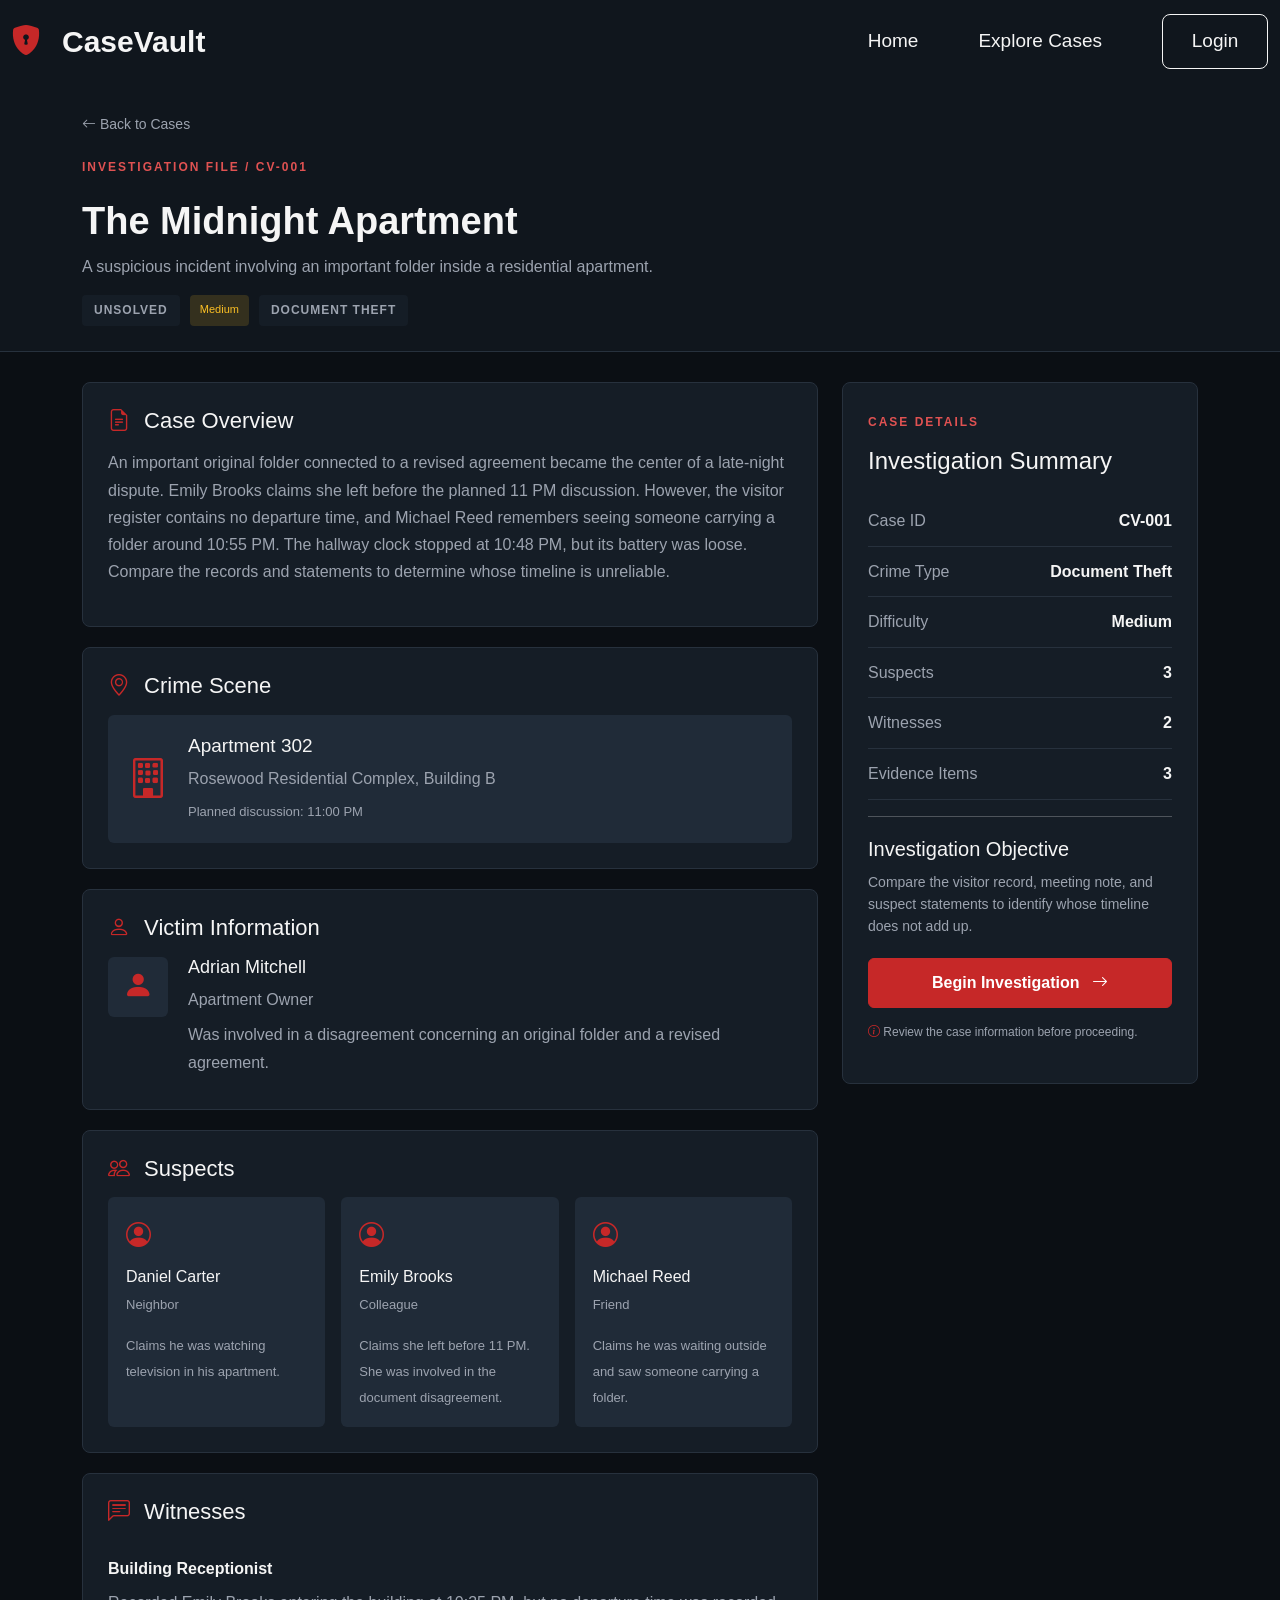
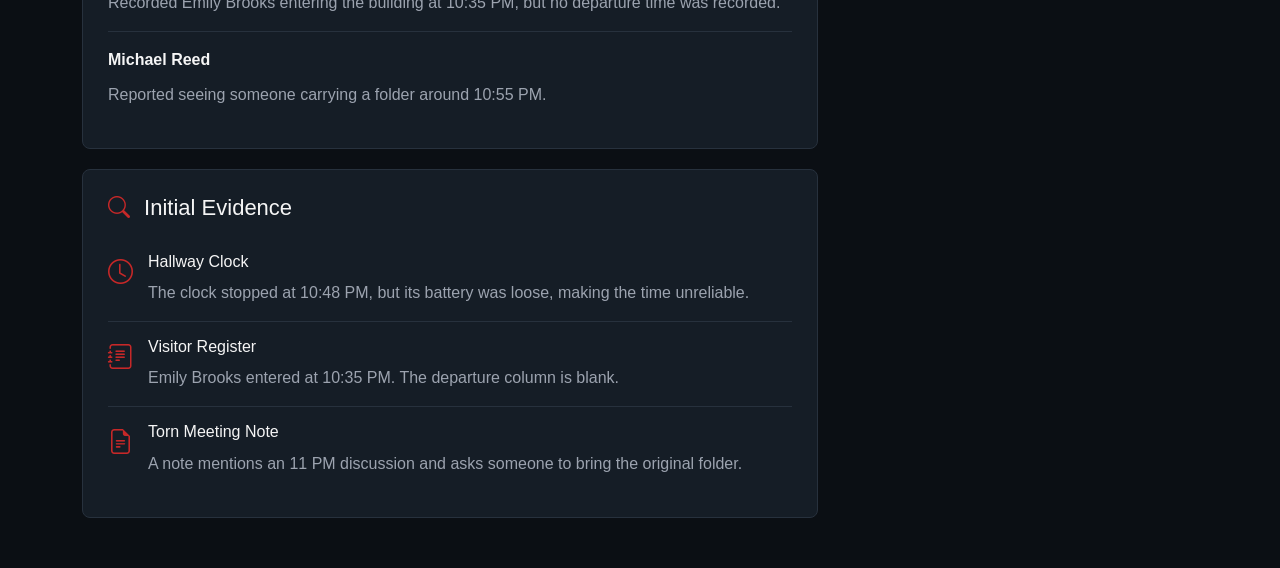
<file: client-side/briefing.html>
<!DOCTYPE html>
<html lang="en">

<head>
    <meta charset="UTF-8">
    <meta name="viewport" content="width=device-width, initial-scale=1.0">

    <title>Case Briefing | CaseVault</title>

    <link href="https://cdn.jsdelivr.net/npm/bootstrap@5.3.8/dist/css/bootstrap.min.css" rel="stylesheet">

    <link rel="stylesheet" href="https://cdn.jsdelivr.net/npm/bootstrap-icons@1.11.3/font/bootstrap-icons.min.css">

    <link rel="stylesheet" href="css/style.css">
</head>

<body>

    <!-- Navbar -->

    <nav class="navbar navbar-expand-lg navbar-dark custom-navbar">
        <div class="container">

            <a class="navbar-brand" href="home.html">
                <span class="brand-icon">
                    <i class="bi bi-shield-lock-fill"></i>
                </span>
                CaseVault
            </a>

            <button class="navbar-toggler" type="button" data-bs-toggle="collapse" data-bs-target="#navbarMenu">
                <span class="navbar-toggler-icon"></span>
            </button>

            <div class="collapse navbar-collapse" id="navbarMenu">

                <ul class="navbar-nav ms-auto align-items-lg-center">

                    <li class="nav-item">
                        <a class="nav-link" href="home.html">Home</a>
                    </li>

                    <li class="nav-item">
                        <a class="nav-link active" href="home.html#cases">Explore Cases</a>
                    </li>


                    <li class="nav-item ms-lg-3">
                        <a href="login.html" class="btn btn-outline-light login-btn">
                            Login
                        </a>
                    </li>

                </ul>

            </div>
        </div>
    </nav>


    <!-- Case Header -->

    <section class="briefing-header">

        <div class="container">

            <a href="home.html#cases" class="back-link">
                <i class="bi bi-arrow-left"></i> Back to Cases
            </a>

            <span class="section-label" id="caseId">INVESTIGATION FILE</span>

            <h1 id="caseTitle">Loading Case...</h1>

            <p id="caseDescription"></p>

            <div class="briefing-tags">
                <span class="case-tag" id="caseStatus">UNSOLVED</span>
                <span class="difficulty-badge medium-badge" id="caseDifficulty">Medium</span>
                <span class="case-tag" id="caseType">CASE TYPE</span>
            </div>

        </div>

    </section>


    <!-- Case Details -->

    <section class="briefing-section">

        <div class="container">

            <div class="row g-4">

                <!-- Main Content -->

                <div class="col-lg-8">

                    <div class="briefing-card">

                        <h3><i class="bi bi-file-earmark-text"></i> Case Overview</h3>

                        <p id="caseOverview"></p>

                    </div>


                    <div class="briefing-card">

                        <h3><i class="bi bi-geo-alt"></i> Crime Scene</h3>

                        <div class="crime-scene">

                            <i class="bi bi-building"></i>

                            <div>
                                <h4 id="crimeLocation"></h4>
                                <p id="crimeAddress"></p>
                                <span id="crimeTime"></span>
                            </div>

                        </div>

                    </div>


                    <div class="briefing-card">

                        <h3><i class="bi bi-person"></i> Victim Information</h3>

                        <div class="person-details">

                            <div class="person-icon">
                                <i class="bi bi-person-fill"></i>
                            </div>

                            <div>
                                <h4 id="victimName"></h4>
                                <p id="victimRole"></p>
                                <p id="victimDescription"></p>
                            </div>

                        </div>

                    </div>


                    <div class="briefing-card">

                        <h3><i class="bi bi-people"></i> Suspects</h3>

                        <div class="row g-3" id="suspectsContainer"></div>

                    </div>


                    <div class="briefing-card">

                        <h3><i class="bi bi-chat-left-text"></i> Witnesses</h3>

                        <div id="witnessesContainer"></div>

                    </div>


                    <div class="briefing-card">

                        <h3><i class="bi bi-search"></i> Initial Evidence</h3>

                        <div id="evidenceContainer"></div>

                    </div>

                </div>


                <!-- Sidebar -->

                <div class="col-lg-4">

                    <div class="briefing-sidebar">

                        <span class="section-label">CASE DETAILS</span>

                        <h4>Investigation Summary</h4>

                        <div class="summary-item">
                            <span>Case ID</span>
                            <strong id="summaryId"></strong>
                        </div>

                        <div class="summary-item">
                            <span>Crime Type</span>
                            <strong id="summaryType"></strong>
                        </div>

                        <div class="summary-item">
                            <span>Difficulty</span>
                            <strong id="summaryDifficulty"></strong>
                        </div>

                        <div class="summary-item">
                            <span>Suspects</span>
                            <strong id="summarySuspects"></strong>
                        </div>

                        <div class="summary-item">
                            <span>Witnesses</span>
                            <strong id="summaryWitnesses"></strong>
                        </div>

                        <div class="summary-item">
                            <span>Evidence Items</span>
                            <strong id="summaryEvidence"></strong>
                        </div>

                        <hr>

                        <h5>Investigation Objective</h5>

                        <p id="caseObjective"></p>

                        <a href="#" id="beginButton" class="btn btn-danger main-btn begin-btn">
                            Begin Investigation
                            <i class="bi bi-arrow-right"></i>
                        </a>

                        <p class="sidebar-note">
                            <i class="bi bi-info-circle"></i>
                            Review the case information before proceeding.
                        </p>

                    </div>

                </div>

            </div>

        </div>

    </section>


    <script>

        /* Case information */


        const cases = {

            "CV-001": {
                id: "CV-001",
                title: "The Midnight Apartment",
                type: "Document Theft",
                difficulty: "Medium",

                description: "A suspicious incident involving an important folder inside a residential apartment.",

                overview: "An important original folder connected to a revised agreement became the center of a late-night dispute. Emily Brooks claims she left before the planned 11 PM discussion. However, the visitor register contains no departure time, and Michael Reed remembers seeing someone carrying a folder around 10:55 PM. The hallway clock stopped at 10:48 PM, but its battery was loose. Compare the records and statements to determine whose timeline is unreliable.",

                location: "Apartment 302",
                address: "Rosewood Residential Complex, Building B",
                time: "Planned discussion: 11:00 PM",

                victim: "Adrian Mitchell",
                victimRole: "Apartment Owner",
                victimDescription: "Was involved in a disagreement concerning an original folder and a revised agreement.",

                suspects: [
                    {
                        name: "Daniel Carter",
                        role: "Neighbor",
                        detail: "Claims he was watching television in his apartment."
                    },
                    {
                        name: "Emily Brooks",
                        role: "Colleague",
                        detail: "Claims she left before 11 PM. She was involved in the document disagreement."
                    },
                    {
                        name: "Michael Reed",
                        role: "Friend",
                        detail: "Claims he was waiting outside and saw someone carrying a folder."
                    }
                ],

                witnesses: [
                    {
                        name: "Building Receptionist",
                        detail: "Recorded Emily Brooks entering the building at 10:35 PM, but no departure time was recorded."
                    },
                    {
                        name: "Michael Reed",
                        detail: "Reported seeing someone carrying a folder around 10:55 PM."
                    }
                ],

                evidence: [
                    {
                        name: "Hallway Clock",
                        detail: "The clock stopped at 10:48 PM, but its battery was loose, making the time unreliable.",
                        icon: "bi-clock"
                    },
                    {
                        name: "Visitor Register",
                        detail: "Emily Brooks entered at 10:35 PM. The departure column is blank.",
                        icon: "bi-journal-text"
                    },
                    {
                        name: "Torn Meeting Note",
                        detail: "A note mentions an 11 PM discussion and asks someone to bring the original folder.",
                        icon: "bi-file-earmark-text"
                    }
                ],

                objective: "Compare the visitor record, meeting note, and suspect statements to identify whose timeline does not add up."
            },


            "CV-002": {
                id: "CV-002",
                title: "The Phantom Heist",
                type: "Museum Robbery",
                difficulty: "Hard",

                description: "A valuable museum artifact disappeared during a brief security interruption.",

                overview: "A valuable item was stolen from the City Museum during a security problem. The display case was opened without breaking it. The alarm stopped working from 9:42 PM to 9:49 PM, and the case was opened at 9:45 PM using technician ID TECH-02. Ethan Cole was working near the network cabinet at that time. Check the access records and suspects’ answers to find out who used the technician ID.",

                location: "City Museum",
                address: "Central Exhibition Hall",
                time: "Incident time: approximately 9:45 PM",

                victim: "Museum Administration",
                victimRole: "Owner of the Artifact",
                victimDescription: "Reported the disappearance of a valuable artifact from the museum display.",

                suspects: [
                    {
                        name: "Oliver Grant",
                        role: "Security Officer",
                        detail: "Claims he was monitoring the east corridor."
                    },
                    {
                        name: "Sophia Lane",
                        role: "Museum Curator",
                        detail: "Claims she was reviewing the exhibition schedule in her office."
                    },
                    {
                        name: "Ethan Cole",
                        role: "Technician",
                        detail: "Claims he was checking the network cabinet during a routine system restart."
                    }
                ],

                witnesses: [
                    {
                        name: "Night Guard",
                        detail: "Reported that the alarm stopped transmitting and later resumed."
                    },
                    {
                        name: "Museum Staff",
                        detail: "Confirmed that maintenance activity was taking place near the security system."
                    }
                ],

                evidence: [
                    {
                        name: "Alarm Console",
                        detail: "The alarm stopped transmitting from 9:42 PM to 9:49 PM.",
                        icon: "bi-alarm"
                    },
                    {
                        name: "Display Case",
                        detail: "The electronic lock recorded an opening at 9:45 PM using credential TECH-02.",
                        icon: "bi-lock"
                    },
                    {
                        name: "Maintenance Log",
                        detail: "Ethan Cole was recorded checking the network cabinet at 9:40 PM.",
                        icon: "bi-tools"
                    }
                ],

                objective: "Compare the alarm interruption, electronic lock record, and maintenance log to identify who accessed the display case."
            },


            "CV-003": {
                id: "CV-003",
                title: "The Missing Fortune",
                type: "Financial Theft",
                difficulty: "Medium",

                description: "A financial envelope disappeared from an office during a busy afternoon.",

                overview: "A financial envelope arrived at an office at 2:20 PM and later disappeared. Grace Miller claims she left at 2:00 PM, before the delivery. However, the finance cabinet key was issued under her name at 2:18 PM, and a ledger correction was recorded using her finance account at 2:27 PM. Lucas White says he was in a meeting, while courier Noah Scott recalls delivering the envelope to someone wearing a finance badge. Compare the delivery, key register, and ledger records.",

                location: "Meridian Business Office",
                address: "Financial District, Block C",
                time: "Incident period: 2:18 PM–2:27 PM",

                victim: "Robert Hayes",
                victimRole: "Business Owner",
                victimDescription: "Reported the disappearance of a financial envelope from the office.",

                suspects: [
                    {
                        name: "Lucas White",
                        role: "Office Manager",
                        detail: "Claims he was in a meeting from 2:15 PM to 2:30 PM."
                    },
                    {
                        name: "Grace Miller",
                        role: "Accountant",
                        detail: "Claims she left at 2:00 PM after completing reconciliation work."
                    },
                    {
                        name: "Noah Scott",
                        role: "Courier",
                        detail: "Claims he delivered the envelope around 2:20 PM."
                    }
                ],

                witnesses: [
                    {
                        name: "Office Receptionist",
                        detail: "Confirmed that the envelope was delivered at approximately 2:20 PM."
                    },
                    {
                        name: "Courier Noah Scott",
                        detail: "Remembered handing the envelope to someone wearing a finance department badge."
                    }
                ],

                evidence: [
                    {
                        name: "Delivery Receipt",
                        detail: "The envelope arrived at 2:20 PM. The receipt contains an abbreviated signature.",
                        icon: "bi-receipt"
                    },
                    {
                        name: "Office Ledger",
                        detail: "A financial correction was recorded at 2:27 PM using Grace Miller's finance account.",
                        icon: "bi-journal-text"
                    },
                    {
                        name: "Key Register",
                        detail: "The finance cabinet key was issued under Grace Miller's name at 2:18 PM. No return was recorded.",
                        icon: "bi-key"
                    }
                ],

                objective: "Compare the delivery receipt, finance account activity, and key register to identify whose timeline contradicts the records."
            }

        };

        /* Get selected case from URL */

        const params = new URLSearchParams(window.location.search);
        const caseId = params.get("case") || "CV-001";
        const selectedCase = cases[caseId];


        /* Display selected case */

        if (selectedCase) {

            document.getElementById("caseId").textContent =
                "INVESTIGATION FILE / " + selectedCase.id;

            document.getElementById("caseTitle").textContent =
                selectedCase.title;

            document.getElementById("caseDescription").textContent =
                selectedCase.description;

            document.getElementById("caseType").textContent =
                selectedCase.type.toUpperCase();

            document.getElementById("caseDifficulty").textContent =
                selectedCase.difficulty;

            document.getElementById("caseOverview").textContent =
                selectedCase.overview;

            document.getElementById("crimeLocation").textContent =
                selectedCase.location;

            document.getElementById("crimeAddress").textContent =
                selectedCase.address;

            document.getElementById("crimeTime").textContent =
                selectedCase.time;

            document.getElementById("victimName").textContent =
                selectedCase.victim;

            document.getElementById("victimRole").textContent =
                selectedCase.victimRole;

            document.getElementById("victimDescription").textContent =
                selectedCase.victimDescription;


            /* Suspects */

            let suspectsHTML = "";

            selectedCase.suspects.forEach(function (suspect) {

                suspectsHTML += `
            <div class="col-md-4">
                <div class="suspect-card">

                    <i class="bi bi-person-circle"></i>

                    <h5>${suspect.name}</h5>

                    <p>${suspect.role}</p>

                    <span>${suspect.detail}</span>

                </div>
            </div>
        `;

            });

            document.getElementById("suspectsContainer").innerHTML =
                suspectsHTML;


            /* Witnesses */

            let witnessesHTML = "";

            selectedCase.witnesses.forEach(function (witness) {

                witnessesHTML += `
            <div class="witness-item">

                <strong>${witness.name}</strong>

                <p>${witness.detail}</p>

            </div>
        `;

            });

            document.getElementById("witnessesContainer").innerHTML =
                witnessesHTML;


            /* Evidence */

            let evidenceHTML = "";

            selectedCase.evidence.forEach(function (item) {

                evidenceHTML += `
            <div class="evidence-item">

                <i class="bi ${item.icon}"></i>

                <div>
                    <h5>${item.name}</h5>
                    <p>${item.detail}</p>
                </div>

            </div>
        `;

            });

            document.getElementById("evidenceContainer").innerHTML =
                evidenceHTML;


            /* Sidebar */

            document.getElementById("summaryId").textContent =
                selectedCase.id;

            document.getElementById("summaryType").textContent =
                selectedCase.type;

            document.getElementById("summaryDifficulty").textContent =
                selectedCase.difficulty;

            document.getElementById("summarySuspects").textContent =
                selectedCase.suspects.length;

            document.getElementById("summaryWitnesses").textContent =
                selectedCase.witnesses.length;

            document.getElementById("summaryEvidence").textContent =
                selectedCase.evidence.length;

            document.getElementById("caseObjective").textContent =
                selectedCase.objective;

            document.getElementById("beginButton").href =
                "investigation.html?case=" + selectedCase.id;

        } else {

            document.getElementById("caseTitle").textContent =
                "Case Not Found";

            document.getElementById("caseDescription").textContent =
                "The selected case does not exist.";

        }

    </script>

    <script src="https://cdn.jsdelivr.net/npm/bootstrap@5.3.8/dist/js/bootstrap.bundle.min.js"></script>

</body>

</html>
</file>
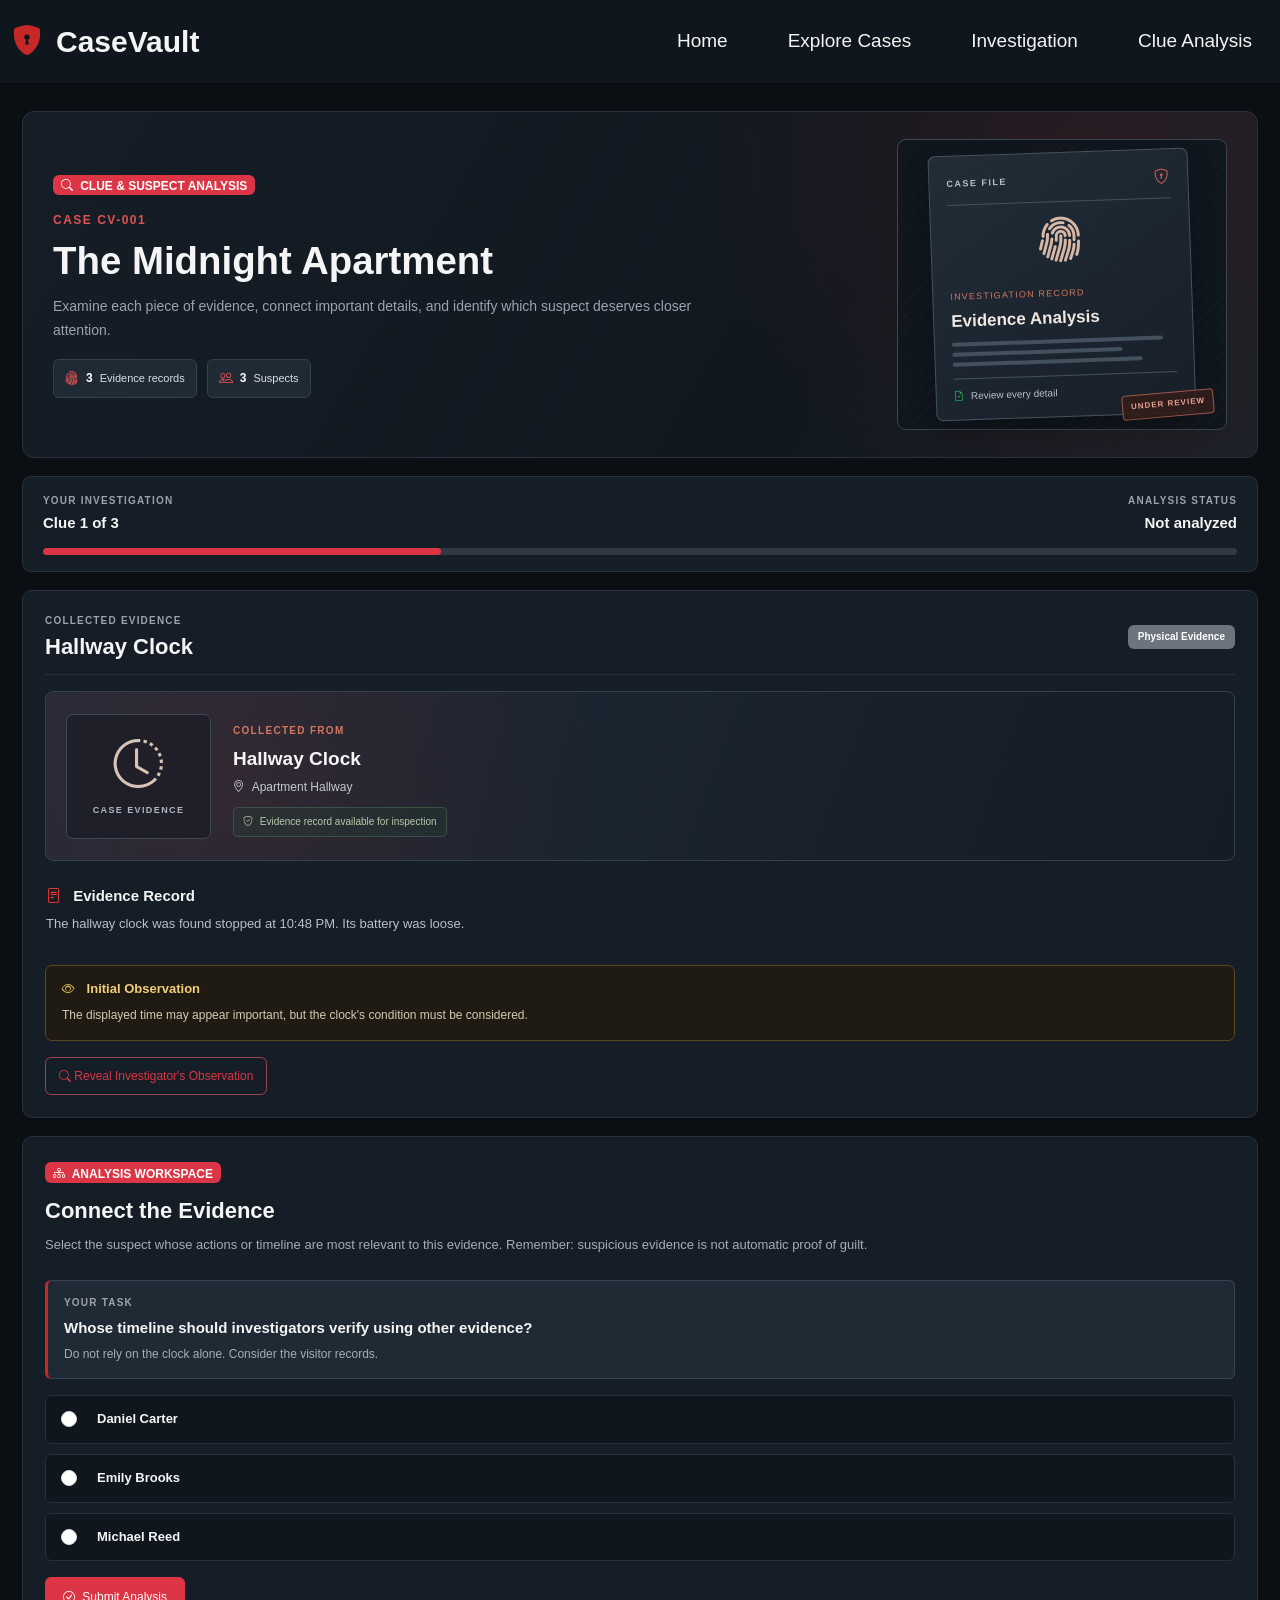
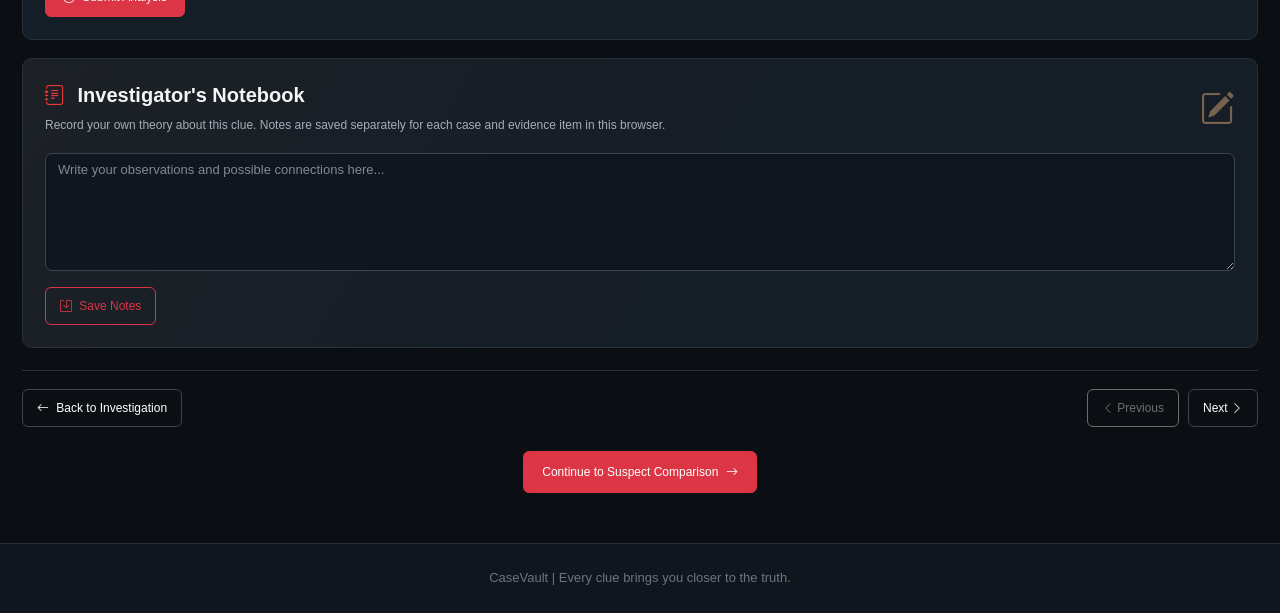
<file: client-side/clue.html>
<!DOCTYPE html>
<html lang="en">

<head>
    <meta charset="UTF-8">
    <meta name="viewport" content="width=device-width, initial-scale=1.0">

    <title>CaseVault | Clue & Suspect Analysis</title>

    <!-- Bootstrap -->
    <link href="https://cdn.jsdelivr.net/npm/bootstrap@5.3.8/dist/css/bootstrap.min.css"
          rel="stylesheet">

    <!-- Bootstrap Icons -->
    <link href="https://cdn.jsdelivr.net/npm/bootstrap-icons@1.11.3/font/bootstrap-icons.css"
          rel="stylesheet">

    <!-- CaseVault CSS -->
    <link rel="stylesheet" href="css/style.css">
</head>

<body>

<!-- NAVBAR -->
<nav class="navbar navbar-expand-lg navbar-dark sticky-top">
    <div class="container">

        <a class="navbar-brand fw-bold" href="home.html">
            <i class="bi bi-shield-lock-fill"></i>
            CaseVault
        </a>

        <button class="navbar-toggler"
                type="button"
                data-bs-toggle="collapse"
                data-bs-target="#navbarContent"
                aria-controls="navbarContent"
                aria-expanded="false"
                aria-label="Toggle navigation">

            <span class="navbar-toggler-icon"></span>

        </button>

        <div class="collapse navbar-collapse" id="navbarContent">

            <ul class="navbar-nav ms-auto align-items-lg-center">

                <li class="nav-item">
                    <a class="nav-link" href="home.html">Home</a>
                </li>

                <li class="nav-item">
                    <a class="nav-link" href="home.html#cases">Explore Cases</a>
                </li>

                <li class="nav-item">
                    <a class="nav-link" id="investigationNav" href="investigation.html">
                        Investigation
                    </a>
                </li>

                <li class="nav-item">
                    <a class="nav-link active" href="clue.html">
                        Clue Analysis
                    </a>
                </li>

            </ul>

        </div>
    </div>
</nav>


<!-- MAIN CONTENT -->
<main class="container py-5 clue-page">

    <!-- CASE HERO -->
    <section class="clue-top clue-hero mb-4">

        <div class="clue-hero-content">

            <span class="badge bg-danger mb-3">
                <i class="bi bi-search me-1"></i>
                CLUE & SUSPECT ANALYSIS
            </span>

            <p class="clue-case-number mb-2" id="caseNumber">CASE CV-001</p>

            <h1 class="fw-bold" id="caseTitle">
                The Midnight Apartment
            </h1>

            <p class="clue-hero-description">
                Examine each piece of evidence, connect important details,
                and identify which suspect deserves closer attention.
            </p>

            <div class="clue-hero-facts">

                <span>
                    <i class="bi bi-fingerprint"></i>
                    <strong id="heroEvidenceCount">3</strong>
                    Evidence records
                </span>

                <span>
                    <i class="bi bi-people"></i>
                    <strong id="heroSuspectCount">3</strong>
                    Suspects
                </span>

            </div>

        </div>


        <!-- CASE FILE VISUAL -->
        <div class="clue-hero-visual" aria-label="Case investigation file">

            <div class="clue-dossier">

                <div class="clue-dossier-top">
                    <span>CASE FILE</span>
                    <i class="bi bi-shield-lock"></i>
                </div>

                <div class="clue-dossier-symbol">
                    <i class="bi bi-fingerprint"></i>
                </div>

                <div class="clue-dossier-title">
                    <small>INVESTIGATION RECORD</small>
                    <h3>Evidence Analysis</h3>
                </div>

                <div class="clue-dossier-lines">
                    <span></span>
                    <span></span>
                    <span></span>
                </div>

                <div class="clue-dossier-footer">
                    <i class="bi bi-file-earmark-check"></i>
                    Review every detail
                </div>

            </div>

            <span class="clue-dossier-stamp">UNDER REVIEW</span>

        </div>

    </section>


    <!-- INVESTIGATION PROGRESS -->
    <section class="clue-progress-card mb-4">

        <div class="clue-progress-top">

            <div>
                <small class="clue-section-label">YOUR INVESTIGATION</small>
                <h5 id="clueCounter" class="mb-0">Clue 1 of 3</h5>
            </div>

            <div class="text-end">
                <small class="clue-section-label">ANALYSIS STATUS</small>
                <h5 id="analysisStatus" class="mb-0">Not analyzed</h5>
            </div>

        </div>

        <div class="progress mt-3">
            <div class="progress-bar bg-danger"
                 id="clueProgressBar"
                 style="width: 33%">
            </div>
        </div>

    </section>


    <!-- EVIDENCE -->
    <section class="clue-panel clue-evidence-panel mb-4">

        <div class="clue-panel-heading mb-3">

            <div>
                <small class="clue-section-label">COLLECTED EVIDENCE</small>
                <h3 class="fw-bold mb-0" id="evidenceTitle">
                    Evidence Title
                </h3>
            </div>

            <span class="badge bg-secondary" id="evidenceType">
                Evidence
            </span>

        </div>


        <!-- EVIDENCE VISUAL -->
        <div class="evidence-visual mb-4">

            <div class="evidence-icon-area">
                <i class="bi bi-file-earmark-text display-3"
                   id="evidenceIcon"></i>
                <span>CASE EVIDENCE</span>
            </div>

            <div class="evidence-visual-details">

                <small>COLLECTED FROM</small>

                <h5 id="evidenceVisualTitle">
                    Evidence File
                </h5>

                <p class="mb-0">
                    <i class="bi bi-geo-alt me-1"></i>
                    <span id="evidenceLocation">Evidence location</span>
                </p>

                <div class="evidence-visual-note">
                    <i class="bi bi-shield-check me-1"></i>
                    Evidence record available for inspection
                </div>

            </div>

        </div>


        <!-- EVIDENCE RECORD -->
        <div class="evidence-record">

            <h5>
                <i class="bi bi-file-text me-2"></i>
                Evidence Record
            </h5>

            <p id="evidenceDescription" class="mb-0"></p>

        </div>


        <!-- INITIAL OBSERVATION -->
        <div class="observation-card mt-3">

            <h6>
                <i class="bi bi-eye me-2"></i>
                Initial Observation
            </h6>

            <p id="initialObservation" class="mb-0"></p>

        </div>


        <button class="btn btn-outline-danger mt-3"
                id="revealButton"
                onclick="revealObservation()">

            <i class="bi bi-search"></i>
            Reveal Investigator's Observation

        </button>


        <!-- DETAILED OBSERVATION -->
        <div id="observationBox" class="observation-card detailed-observation mt-3" hidden>

            <h6>
                <i class="bi bi-lightbulb me-2"></i>
                Investigator's Observation
            </h6>

            <p id="detailedObservation" class="mb-0"></p>

        </div>

    </section>


    <!-- SUSPECT ANALYSIS -->
    <section class="deduction-card clue-analysis-panel p-4 mb-4">

        <span class="badge bg-danger mb-2">
            <i class="bi bi-diagram-3 me-1"></i>
            ANALYSIS WORKSPACE
        </span>

        <h3 class="fw-bold">Connect the Evidence</h3>

        <p class="text-secondary">
            Select the suspect whose actions or timeline are most relevant
            to this evidence. Remember: suspicious evidence is not automatic proof of guilt.
        </p>

        <div class="analysis-question-box mt-4">

            <small class="clue-section-label">YOUR TASK</small>

            <h5 id="analysisQuestion" class="mt-2 mb-2">
                Which suspect should be investigated further?
            </h5>

            <p id="analysisHint" class="text-secondary mb-0"></p>

        </div>

        <div id="suspectOptions" class="mt-3"></div>

        <button class="btn btn-danger mt-3" onclick="submitAnalysis()">
            <i class="bi bi-check-circle me-1"></i>
            Submit Analysis
        </button>


        <!-- ANALYSIS FEEDBACK -->
        <div id="analysisFeedback" class="analysis-feedback mt-4" hidden>

            <h5 id="feedbackHeading"></h5>

            <p id="feedbackMessage"></p>

            <hr>

            <h6>
                <i class="bi bi-journal-check me-1"></i>
                Evidence Interpretation
            </h6>

            <p id="feedbackExplanation" class="mb-0"></p>

        </div>

    </section>


    <!-- INVESTIGATOR NOTES -->
    <section class="notebook-card clue-notebook-card p-4 mb-4">

        <div class="notebook-heading">

            <div>
                <h3 class="fw-bold mb-2">
                    <i class="bi bi-journal-text"></i>
                    Investigator's Notebook
                </h3>

                <p class="text-secondary mb-0">
                    Record your own theory about this clue. Notes are saved separately
                    for each case and evidence item in this browser.
                </p>
            </div>

            <i class="bi bi-pencil-square notebook-decoration"></i>

        </div>

        <textarea id="investigatorNotes"
                  class="form-control mt-3"
                  rows="5"
                  placeholder="Write your observations and possible connections here..."></textarea>

        <div class="d-flex align-items-center flex-wrap gap-3 mt-3">

            <button class="btn btn-outline-danger" onclick="saveNotes()">
                <i class="bi bi-save me-1"></i>
                Save Notes
            </button>

            <span id="notesMessage" class="text-success"></span>

        </div>

    </section>


    <!-- NAVIGATION -->
    <section class="clue-navigation">

        <div class="clue-navigation-row">

            <a href="#" id="backToInvestigation" class="btn btn-outline-light">
                <i class="bi bi-arrow-left me-1"></i>
                Back to Investigation
            </a>

            <div class="clue-navigation-actions">

                <button class="btn btn-outline-light"
                        id="previousButton"
                        onclick="changeClue(-1)">

                    <i class="bi bi-chevron-left"></i>
                    Previous

                </button>

                <button class="btn btn-outline-light"
                        id="nextButton"
                        onclick="changeClue(1)">

                    Next
                    <i class="bi bi-chevron-right"></i>

                </button>

            </div>

        </div>

        <div class="text-center mt-4">

            <a href="#" id="solveCaseLink" class="btn btn-danger">
                Continue to Suspect Comparison
                <i class="bi bi-arrow-right ms-1"></i>
            </a>

        </div>

    </section>

</main>


<!-- FOOTER -->
<footer class="text-center py-4">
    <p class="text-secondary mb-0">
        CaseVault | Every clue brings you closer to the truth.
    </p>
</footer>


<script>

/* ==========================================
   CASE DATA
   Match these IDs and names with investigation.html
========================================== */

const caseData = {

    "CV-001": {

        title: "The Midnight Apartment",

        suspects: [
            { id: "daniel", name: "Daniel Carter" },
            { id: "emily", name: "Emily Brooks" },
            { id: "michael", name: "Michael Reed" }
        ],

        evidence: [

            {
                name: "Hallway Clock",
                type: "Physical Evidence",
                icon: "bi-clock-history",
                location: "Apartment Hallway",

                description:
                    "The hallway clock was found stopped at 10:48 PM. " +
                    "Its battery was loose.",

                initial:
                    "The displayed time may appear important, but the clock's condition must be considered.",

                observation:
                    "Because the battery was loose, the clock cannot reliably establish the exact time of the incident.",

                question:
                    "Whose timeline should investigators verify using other evidence?",

                hint:
                    "Do not rely on the clock alone. Consider the visitor records.",

                answer: "emily",

                explanation:
                    "Emily Brooks was recorded entering at 10:35 PM, and no departure time was recorded. " +
                    "Her timeline deserves further verification. The clock alone does not prove guilt."
            },

            {
                name: "Visitor Register",
                type: "Documentary Evidence",
                icon: "bi-journal-text",
                location: "Apartment Reception",

                description:
                    "The visitor register records Emily Brooks entering the building at 10:35 PM. " +
                    "No departure time was recorded.",

                initial:
                    "An entry confirms that someone arrived, but it does not confirm how long they stayed.",

                observation:
                    "The missing departure time leaves Emily's movements after 10:35 PM uncertain.",

                question:
                    "Which suspect's presence and movements should be checked?",

                hint:
                    "Focus on the person whose arrival is recorded in this register.",

                answer: "emily",

                explanation:
                    "Emily's arrival is documented, but her departure is not. Investigators should verify her movements with additional records or witness statements."
            },

            {
                name: "Torn Meeting Note",
                type: "Documentary Evidence",
                icon: "bi-file-earmark-text",
                location: "Apartment Study",

                description:
                    "A torn note refers to an 11 PM discussion involving an original folder and a revised agreement.",

                initial:
                    "The note suggests that an important discussion was expected shortly before the incident.",

                observation:
                    "The planned meeting may explain why someone wanted access to the original folder.",

                question:
                    "Whose timeline should be checked against the planned meeting?",

                hint:
                    "Compare the planned meeting with the visitor register.",

                answer: "emily",

                explanation:
                    "The note provides context for the incident, but it does not identify the culprit on its own. Emily's recorded presence should be compared with the meeting details."
            }

        ]

    },


    "CV-002": {

        title: "The Phantom Heist",

        suspects: [
            { id: "oliver", name: "Oliver Grant" },
            { id: "sophia", name: "Sophia Lane" },
            { id: "ethan", name: "Ethan Cole" }
        ],

        evidence: [

            {
                name: "Alarm Console",
                type: "Digital Evidence",
                icon: "bi-display",
                location: "Security Control Room",

                description:
                    "The alarm console recorded an outage between 9:42 PM and 9:49 PM.",

                initial:
                    "The outage overlaps with the period when the display case was accessed.",

                observation:
                    "Investigators should compare the outage with maintenance activity and access records.",

                question:
                    "Whose technical access should be investigated further?",

                hint:
                    "Consider who was recorded near the network equipment.",

                answer: "ethan",

                explanation:
                    "Ethan's maintenance activity makes his access relevant to the outage. The console record does not prove he caused it."
            },

            {
                name: "Display Case",
                type: "Physical and Digital Evidence",
                icon: "bi-box-seam",
                location: "Museum Exhibition Hall",

                description:
                    "The display case was electronically opened at 9:45 PM using credential TECH-02. No forced entry was found.",

                initial:
                    "The case was opened electronically instead of being physically broken.",

                observation:
                    "The credential used to open the case should be linked to an authorized user.",

                question:
                    "Which suspect's technical access should investigators verify?",

                hint:
                    "Review the suspect associated with maintenance and technical access.",

                answer: "ethan",

                explanation:
                    "The electronic access record suggests that someone used a credential. Investigators must verify who controlled TECH-02 and whether it was misused."
            },

            {
                name: "Maintenance Log",
                type: "Documentary Evidence",
                icon: "bi-clipboard-data",
                location: "Museum Maintenance Office",

                description:
                    "The maintenance log records Ethan Cole checking the network cabinet at approximately 9:40 PM.",

                initial:
                    "Ethan was near the network equipment shortly before the alarm outage.",

                observation:
                    "The maintenance time is close to the alarm outage and display-case access.",

                question:
                    "Whose movements should be compared with the outage timeline?",

                hint:
                    "Compare the maintenance entry with the alarm records.",

                answer: "ethan",

                explanation:
                    "Ethan's presence near the network cabinet is relevant to the timeline. Investigators should verify what he was doing and whether he had access to the alarm system."
            }

        ]

    },


    "CV-003": {

        title: "The Missing Fortune",

        suspects: [
            { id: "lucas", name: "Lucas White" },
            { id: "grace", name: "Grace Miller" },
            { id: "noah", name: "Noah Scott" }
        ],

        evidence: [

            {
                name: "Delivery Receipt",
                type: "Documentary Evidence",
                icon: "bi-receipt",
                location: "Finance Department",

                description:
                    "A delivery receipt records an arrival at 2:20 PM. The signature contains the initial G.",

                initial:
                    "The initial may match more than one person, so it should not be treated as conclusive.",

                observation:
                    "The receipt time should be compared with finance department records.",

                question:
                    "Whose timeline should investigators verify in connection with this delivery?",

                hint:
                    "Compare the initial and timing with the finance department records.",

                answer: "grace",

                explanation:
                    "The initial G alone cannot identify the person. Grace's finance department activity makes her timeline relevant, but the signature should be independently verified."
            },

            {
                name: "Office Ledger",
                type: "Financial Evidence",
                icon: "bi-journal-check",
                location: "Finance Office",

                description:
                    "The ledger records an account correction at 2:27 PM using Grace's finance account.",

                initial:
                    "The correction was made shortly after the delivery receipt was recorded.",

                observation:
                    "The ledger connects the correction to Grace's account, but account access should be verified.",

                question:
                    "Whose account activity should investigators examine?",

                hint:
                    "Look at the account explicitly recorded in the ledger.",

                answer: "grace",

                explanation:
                    "The ledger identifies Grace's account, not necessarily the person who physically made the correction. Investigators should verify whether someone else used her account."
            },

            {
                name: "Key Register",
                type: "Access Evidence",
                icon: "bi-key",
                location: "Finance Department Key Room",

                description:
                    "The finance cabinet key was issued to Grace at 2:18 PM. No return time was recorded.",

                initial:
                    "The register records who received the key but does not establish who used it afterward.",

                observation:
                    "The missing return time leaves uncertainty about access to the finance cabinet.",

                question:
                    "Whose access should investigators verify first?",

                hint:
                    "Start with the person recorded as receiving the key.",

                answer: "grace",

                explanation:
                    "Grace is recorded as receiving the key. Investigators should verify whether she retained it or whether someone else obtained access."
            }

        ]

    }

};


/* ==========================================
   GET CASE AND EVIDENCE FROM URL
========================================== */

const urlParams = new URLSearchParams(window.location.search);

let caseId = urlParams.get("case") || "CV-001";

if (!caseData[caseId]) {
    caseId = "CV-001";
}

const selectedCase = caseData[caseId];

let clueIndex = parseInt(urlParams.get("evidence"), 10);

if (Number.isNaN(clueIndex) || clueIndex < 0 ||
    clueIndex >= selectedCase.evidence.length) {

    clueIndex = 0;

}


/* ==========================================
   NAVIGATION LINKS
========================================== */

document.getElementById("investigationNav").href =
    `investigation.html?case=${caseId}`;

document.getElementById("backToInvestigation").href =
    `investigation.html?case=${caseId}`;

document.getElementById("solveCaseLink").href =
    `solve.html?case=${caseId}`;


/* ==========================================
   DISPLAY CURRENT CLUE
========================================== */

function loadClue() {

    const clue = selectedCase.evidence[clueIndex];

    document.getElementById("caseNumber").textContent =
        `CASE ${caseId}`;

    document.getElementById("caseTitle").textContent =
        selectedCase.title;

    document.getElementById("heroEvidenceCount").textContent =
        selectedCase.evidence.length;

    document.getElementById("heroSuspectCount").textContent =
        selectedCase.suspects.length;

    document.getElementById("clueCounter").textContent =
        `Clue ${clueIndex + 1} of ${selectedCase.evidence.length}`;

    document.getElementById("clueProgressBar").style.width =
        `${((clueIndex + 1) / selectedCase.evidence.length) * 100}%`;

    document.getElementById("evidenceTitle").textContent =
        clue.name;

    document.getElementById("evidenceVisualTitle").textContent =
        clue.name;

    document.getElementById("evidenceType").textContent =
        clue.type;

    document.getElementById("evidenceIcon").className =
        `bi ${clue.icon} display-3`;

    document.getElementById("evidenceLocation").textContent =
        clue.location;

    document.getElementById("evidenceDescription").textContent =
        clue.description;

    document.getElementById("initialObservation").textContent =
        clue.initial;

    document.getElementById("detailedObservation").textContent =
        clue.observation;

    document.getElementById("analysisQuestion").textContent =
        clue.question;

    document.getElementById("analysisHint").textContent =
        clue.hint;

    document.getElementById("observationBox").hidden = true;

    document.getElementById("revealButton").disabled = false;

    document.getElementById("revealButton").innerHTML =
        '<i class="bi bi-search"></i> Reveal Investigator\'s Observation';

    document.getElementById("analysisFeedback").hidden = true;

    document.getElementById("analysisStatus").textContent =
        "Not analyzed";

    document.getElementById("previousButton").disabled =
        clueIndex === 0;

    document.getElementById("nextButton").disabled =
        clueIndex === selectedCase.evidence.length - 1;

    renderSuspects();

    loadNotes();

}


/* ==========================================
   REVEAL OBSERVATION
========================================== */

function revealObservation() {

    document.getElementById("observationBox").hidden = false;

    document.getElementById("revealButton").disabled = true;

    document.getElementById("revealButton").innerHTML =
        '<i class="bi bi-check-circle"></i> Observation Revealed';

}


/* ==========================================
   DISPLAY SUSPECTS
========================================== */

function renderSuspects() {

    const container = document.getElementById("suspectOptions");

    container.innerHTML = "";

    selectedCase.suspects.forEach(function(suspect) {

        const label = document.createElement("label");

        label.className =
            "deduction-option d-block border rounded p-3 mb-2";

        label.innerHTML = `
            <input type="radio"
                   class="form-check-input me-2"
                   name="suspect"
                   value="${suspect.id}">

            <strong>${suspect.name}</strong>
        `;

        container.appendChild(label);

    });

}


/* ==========================================
   SUBMIT ANALYSIS
========================================== */

function submitAnalysis() {

    const selected = document.querySelector(
        'input[name="suspect"]:checked'
    );

    if (!selected) {

        alert("Please select a suspect first.");

        return;

    }

    const clue = selectedCase.evidence[clueIndex];

    const feedback = document.getElementById("analysisFeedback");

    feedback.hidden = false;

    document.getElementById("analysisStatus").textContent =
        "Analyzed";

    if (selected.value === clue.answer) {

        document.getElementById("feedbackHeading").textContent =
            "Relevant Connection Found";

        document.getElementById("feedbackHeading").className =
            "text-success";

        document.getElementById("feedbackMessage").textContent =
            "Your selection matches the suspect most relevant to this evidence. " +
            "Continue checking other clues before reaching a final conclusion.";

    } else {

        document.getElementById("feedbackHeading").textContent =
            "Review Your Deduction";

        document.getElementById("feedbackHeading").className =
            "text-warning";

        document.getElementById("feedbackMessage").textContent =
            "This suspect is not the strongest connection for this particular clue. " +
            "Review the observation and consider the timeline again.";

    }

    document.getElementById("feedbackExplanation").textContent =
        clue.explanation;

}


/* ==========================================
   PREVIOUS / NEXT CLUE
========================================== */

function changeClue(direction) {

    const newIndex = clueIndex + direction;

    if (newIndex < 0 || newIndex >= selectedCase.evidence.length) {
        return;
    }

    window.location.href =
        `clue.html?case=${caseId}&evidence=${newIndex}`;

}


/* ==========================================
   SAVE NOTES PER CASE AND CLUE
========================================== */

function getNotesKey() {

    return `casevaultNotes-${caseId}-${clueIndex}`;

}


function loadNotes() {

    const savedNotes =
        localStorage.getItem(getNotesKey()) || "";

    document.getElementById("investigatorNotes").value =
        savedNotes;

    document.getElementById("notesMessage").textContent = "";

}


function saveNotes() {

    const notes =
        document.getElementById("investigatorNotes").value;

    localStorage.setItem(getNotesKey(), notes);

    document.getElementById("notesMessage").textContent =
        "Notes saved successfully.";

}


/* ==========================================
   START PAGE
========================================== */

loadClue();

</script>

<script src="https://cdn.jsdelivr.net/npm/bootstrap@5.3.8/dist/js/bootstrap.bundle.min.js"></script>

</body>
</html>
</file>
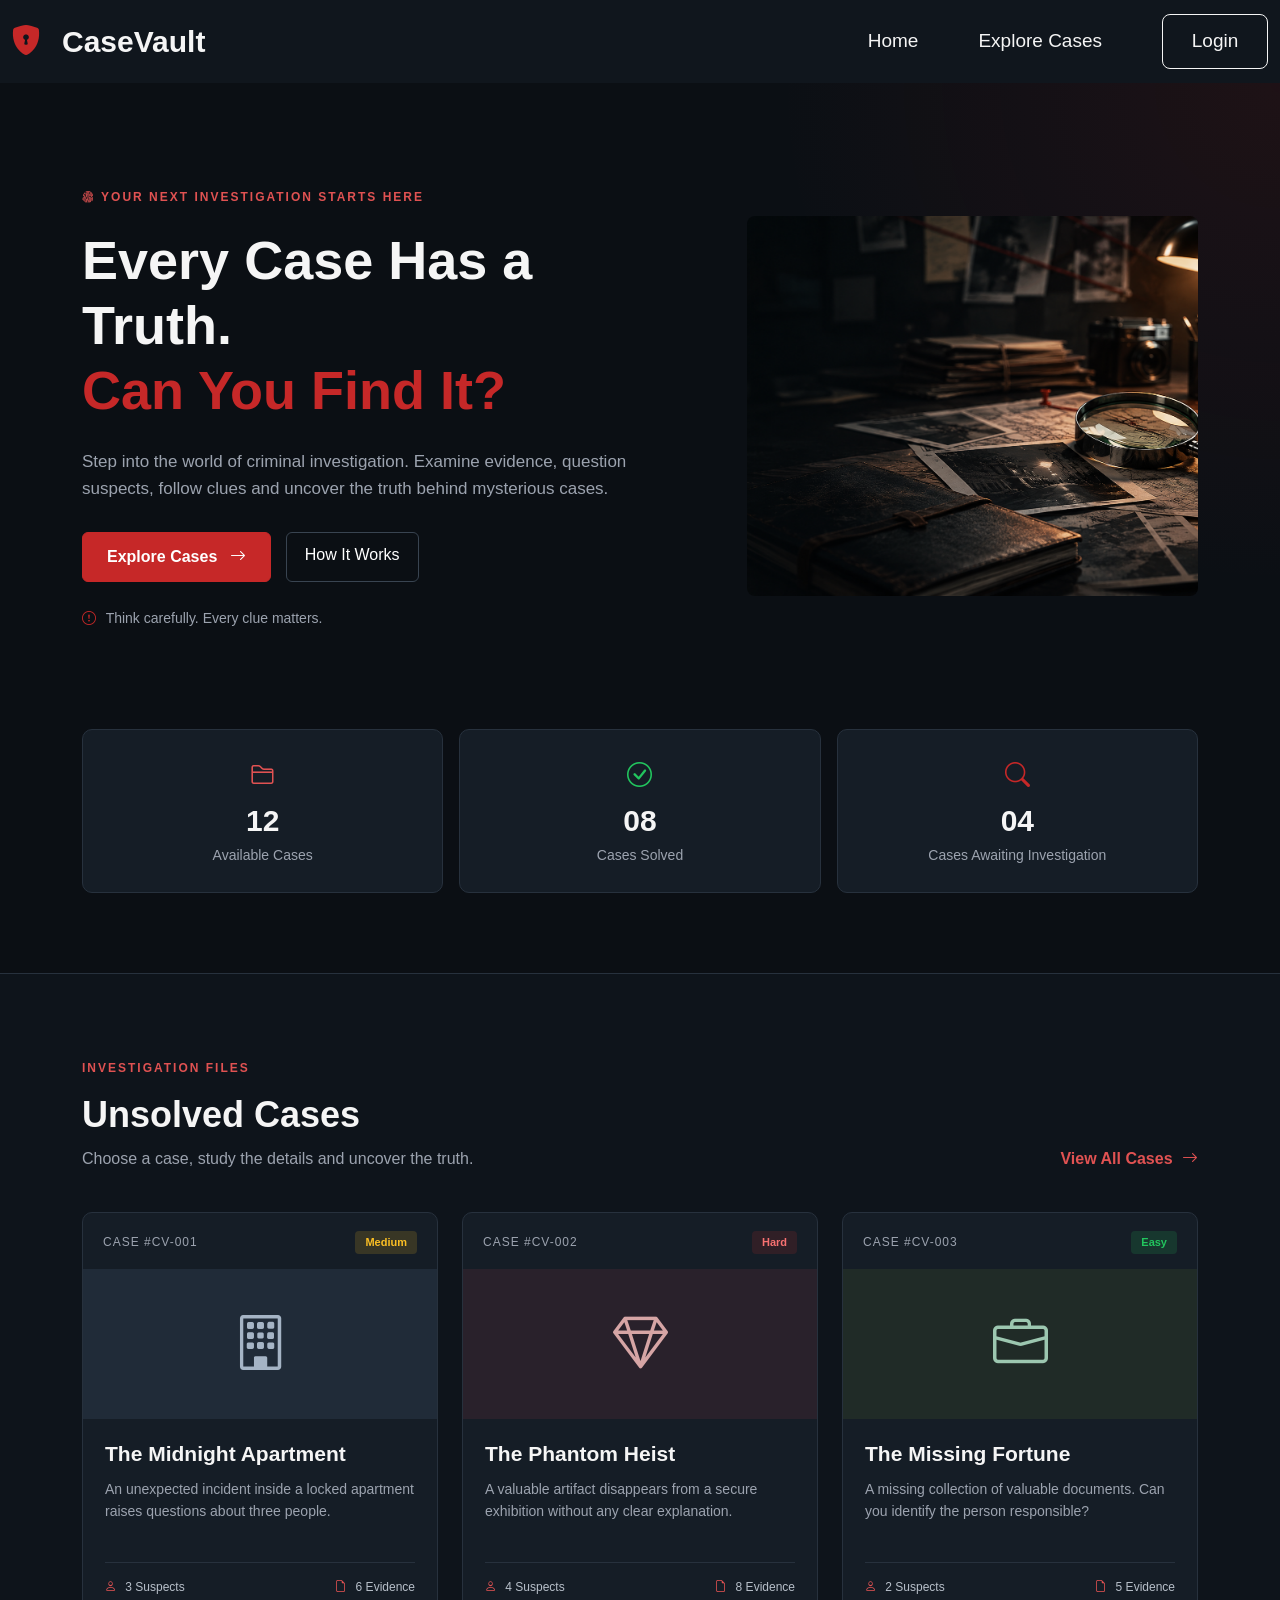
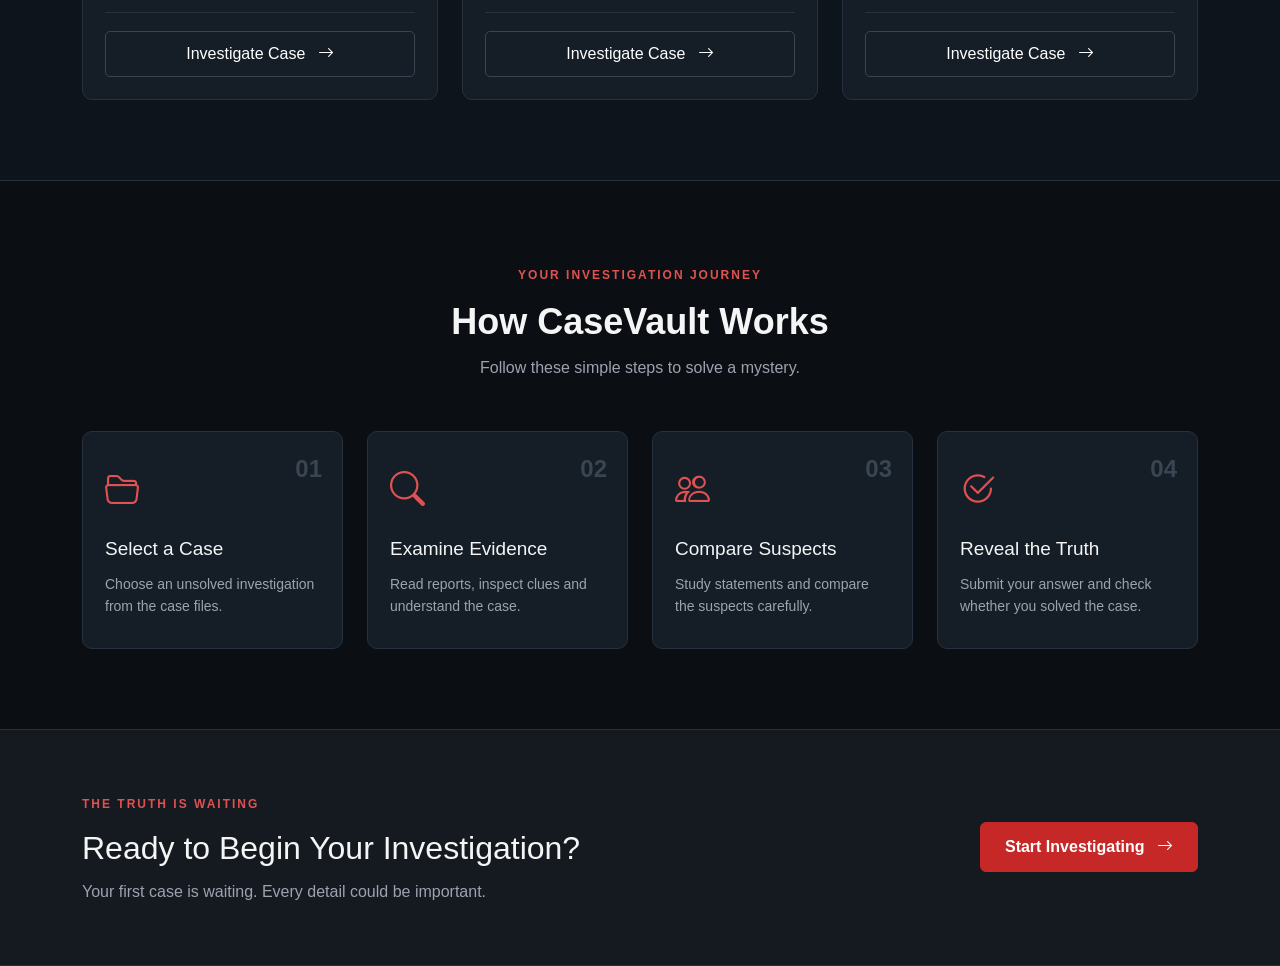
<file: client-side/home.html>
<!DOCTYPE html>
<html lang="en">
<head>
    <meta charset="UTF-8">
    <meta name="viewport" content="width=device-width, initial-scale=1.0">

    <title>CaseVault | Crime Investigation</title>

    <!-- Bootstrap -->
    <link href="https://cdn.jsdelivr.net/npm/bootstrap@5.3.8/dist/css/bootstrap.min.css"
          rel="stylesheet">

    <!-- Bootstrap Icons -->
    <link rel="stylesheet"
          href="https://cdn.jsdelivr.net/npm/bootstrap-icons@1.11.3/font/bootstrap-icons.min.css">

    <!-- Custom CSS -->
    <link rel="stylesheet" href="css/style.css">
</head>

<body>

<!-- NAVBAR -->

<nav class="navbar navbar-expand-lg navbar-dark custom-navbar">
    <div class="container">

        <a class="navbar-brand" href="home.html">
            <span class="brand-icon">
                <i class="bi bi-shield-lock-fill"></i>
            </span>
            CaseVault
        </a>

        <button class="navbar-toggler" type="button"
                data-bs-toggle="collapse"
                data-bs-target="#navbarMenu">
            <span class="navbar-toggler-icon"></span>
        </button>

        <div class="collapse navbar-collapse" id="navbarMenu">

            <ul class="navbar-nav ms-auto align-items-lg-center">

                <li class="nav-item">
                    <a class="nav-link active" href="home.html">Home</a>
                </li>

                <li class="nav-item">
                    <a class="nav-link" href="#cases">Explore Cases</a>
                </li>



                <li class="nav-item ms-lg-3">
                    <a href="login.html" class="btn btn-outline-light login-btn">
                        Login
                    </a>
                </li>

            </ul>

        </div>
    </div>
</nav>


<!-- HERO SECTION -->

<section class="hero-section">

    <div class="container">

        <div class="row align-items-center">

            <div class="col-lg-7 hero-content">

                <span class="section-label">
                    <i class="bi bi-fingerprint"></i>
                    YOUR NEXT INVESTIGATION STARTS HERE
                </span>

                <h1>
                    Every Case Has a Truth.
                    <span>Can You Find It?</span>
                </h1>

                <p class="hero-description">
                    Step into the world of criminal investigation.
                    Examine evidence, question suspects, follow clues
                    and uncover the truth behind mysterious cases.
                </p>

                <div class="hero-buttons">

                    <a href="#cases" class="btn btn-danger main-btn">
                        Explore Cases
                        <i class="bi bi-arrow-right"></i>
                    </a>

                    <a href="#about" class="btn btn-outline-light secondary-btn">
                        How It Works
                    </a>

                </div>

                <div class="hero-note">
                    <i class="bi bi-exclamation-circle"></i>
                    Think carefully. Every clue matters.
                </div>

            </div>

            <div class="col-lg-5 mt-5 mt-lg-0 hero-visual">

                <img src="image.png"
                     alt="Crime investigation desk with magnifying glass and evidence"
                     class="hero-image">

            </div>

        </div>

    </div>

</section>


<!-- STATISTICS -->

<section class="statistics-section">

    <div class="container">

        <div class="row g-3">

            <div class="col-6 col-md-4">
                <div class="stat-card">

                    <div class="stat-icon">
                        <i class="bi bi-folder2"></i>
                    </div>

                    <h3>12</h3>
                    <p>Available Cases</p>

                </div>
            </div>

            <div class="col-6 col-md-4">
                <div class="stat-card">

                    <div class="stat-icon green-icon">
                        <i class="bi bi-check-circle"></i>
                    </div>

                    <h3>08</h3>
                    <p>Cases Solved</p>

                </div>
            </div>

            <div class="col-12 col-md-4">
                <div class="stat-card">

                    <div class="stat-icon red-icon">
                        <i class="bi bi-search"></i>
                    </div>

                    <h3>04</h3>
                    <p>Cases Awaiting Investigation</p>

                </div>
            </div>

        </div>

    </div>

</section>


<!-- CASES SECTION -->

<section class="cases-section" id="cases">

    <div class="container">

        <div class="section-heading">

            <div>
                <span class="section-label">INVESTIGATION FILES</span>

                <h2>Unsolved Cases</h2>

                <p>
                    Choose a case, study the details and uncover the truth.
                </p>
            </div>

            <a href="briefing.html?case=CV-001" class="view-all-link">
                View All Cases
                <i class="bi bi-arrow-right"></i>
            </a>

        </div>

        <div class="row g-4">

            <!-- CASE 1 -->

            <div class="col-md-6 col-lg-4">

                <div class="case-card">

                    <div class="case-card-header">

                        <span class="case-number">CASE #CV-001</span>

                        <span class="badge difficulty-badge medium-badge">
                            Medium
                        </span>

                    </div>

                    <div class="case-image case-image-one">
                        <i class="bi bi-building"></i>
                    </div>

                    <div class="case-card-body">

                        <h4>The Midnight Apartment</h4>

                        <p>
                            An unexpected incident inside a locked apartment
                            raises questions about three people.
                        </p>

                        <div class="case-meta">

                            <span>
                                <i class="bi bi-person"></i>
                                3 Suspects
                            </span>

                            <span>
                                <i class="bi bi-file-earmark"></i>
                                6 Evidence
                            </span>

                        </div>

                        <a href="briefing.html?case=CV-001" class="btn case-button">
                            Investigate Case
                            <i class="bi bi-arrow-right"></i>
                        </a>

                    </div>

                </div>

            </div>


            <!-- CASE 2 -->

            <div class="col-md-6 col-lg-4">

                <div class="case-card">

                    <div class="case-card-header">

                        <span class="case-number">CASE #CV-002</span>

                        <span class="badge difficulty-badge hard-badge">
                            Hard
                        </span>

                    </div>

                    <div class="case-image case-image-two">
                        <i class="bi bi-gem"></i>
                    </div>

                    <div class="case-card-body">

                        <h4>The Phantom Heist</h4>

                        <p>
                            A valuable artifact disappears from a secure
                            exhibition without any clear explanation.
                        </p>

                        <div class="case-meta">

                            <span>
                                <i class="bi bi-person"></i>
                                4 Suspects
                            </span>

                            <span>
                                <i class="bi bi-file-earmark"></i>
                                8 Evidence
                            </span>

                        </div>

                        <a href="briefing.html?case=CV-002" class="btn case-button">
                            Investigate Case
                            <i class="bi bi-arrow-right"></i>
                        </a>

                    </div>

                </div>

            </div>


            <!-- CASE 3 -->

            <div class="col-md-6 col-lg-4">

                <div class="case-card">

                    <div class="case-card-header">

                        <span class="case-number">CASE #CV-003</span>

                        <span class="badge difficulty-badge easy-badge">
                            Easy
                        </span>

                    </div>

                    <div class="case-image case-image-three">
                        <i class="bi bi-briefcase"></i>
                    </div>

                    <div class="case-card-body">

                        <h4>The Missing Fortune</h4>

                        <p>
                            A missing collection of valuable documents.
                            Can you identify the person responsible?
                        </p>

                        <div class="case-meta">

                            <span>
                                <i class="bi bi-person"></i>
                                2 Suspects
                            </span>

                            <span>
                                <i class="bi bi-file-earmark"></i>
                                5 Evidence
                            </span>

                        </div>

                        <a href="briefing.html?case=CV-003" class="btn case-button">
                            Investigate Case
                            <i class="bi bi-arrow-right"></i>
                        </a>

                    </div>

                </div>

            </div>

        </div>

    </div>

</section>


<!-- HOW IT WORKS -->

<section class="how-section" id="about">

    <div class="container">

        <div class="section-heading centered-heading">

            <span class="section-label">
                YOUR INVESTIGATION JOURNEY
            </span>

            <h2>How CaseVault Works</h2>

            <p>
                Follow these simple steps to solve a mystery.
            </p>

        </div>

        <div class="row g-4">

            <div class="col-md-6 col-lg-3">

                <div class="step-card">

                    <div class="step-number">01</div>

                    <div class="step-icon">
                        <i class="bi bi-folder2-open"></i>
                    </div>

                    <h4>Select a Case</h4>

                    <p>
                        Choose an unsolved investigation from the case files.
                    </p>

                </div>

            </div>

            <div class="col-md-6 col-lg-3">

                <div class="step-card">

                    <div class="step-number">02</div>

                    <div class="step-icon">
                        <i class="bi bi-search"></i>
                    </div>

                    <h4>Examine Evidence</h4>

                    <p>
                        Read reports, inspect clues and understand the case.
                    </p>

                </div>

            </div>

            <div class="col-md-6 col-lg-3">

                <div class="step-card">

                    <div class="step-number">03</div>

                    <div class="step-icon">
                        <i class="bi bi-people"></i>
                    </div>

                    <h4>Compare Suspects</h4>

                    <p>
                        Study statements and compare the suspects carefully.
                    </p>

                </div>

            </div>

            <div class="col-md-6 col-lg-3">

                <div class="step-card">

                    <div class="step-number">04</div>

                    <div class="step-icon">
                        <i class="bi bi-check2-circle"></i>
                    </div>

                    <h4>Reveal the Truth</h4>

                    <p>
                        Submit your answer and check whether you solved the case.
                    </p>

                </div>

            </div>

        </div>

    </div>

</section>


<!-- CTA SECTION -->

<section class="cta-section">

    <div class="container">

        <div class="cta-content">

            <div>

                <span class="section-label">
                    THE TRUTH IS WAITING
                </span>

                <h2>Ready to Begin Your Investigation?</h2>

                <p>
                    Your first case is waiting. Every detail could be important.
                </p>

            </div>

            <a href="#cases" class="btn btn-danger main-btn">
                Start Investigating
                <i class="bi bi-arrow-right"></i>
            </a>

        </div>

    </div>

</section>


<!-- Bootstrap JavaScript -->

<script src="https://cdn.jsdelivr.net/npm/bootstrap@5.3.8/dist/js/bootstrap.bundle.min.js"></script>

</body>
</html>
</file>
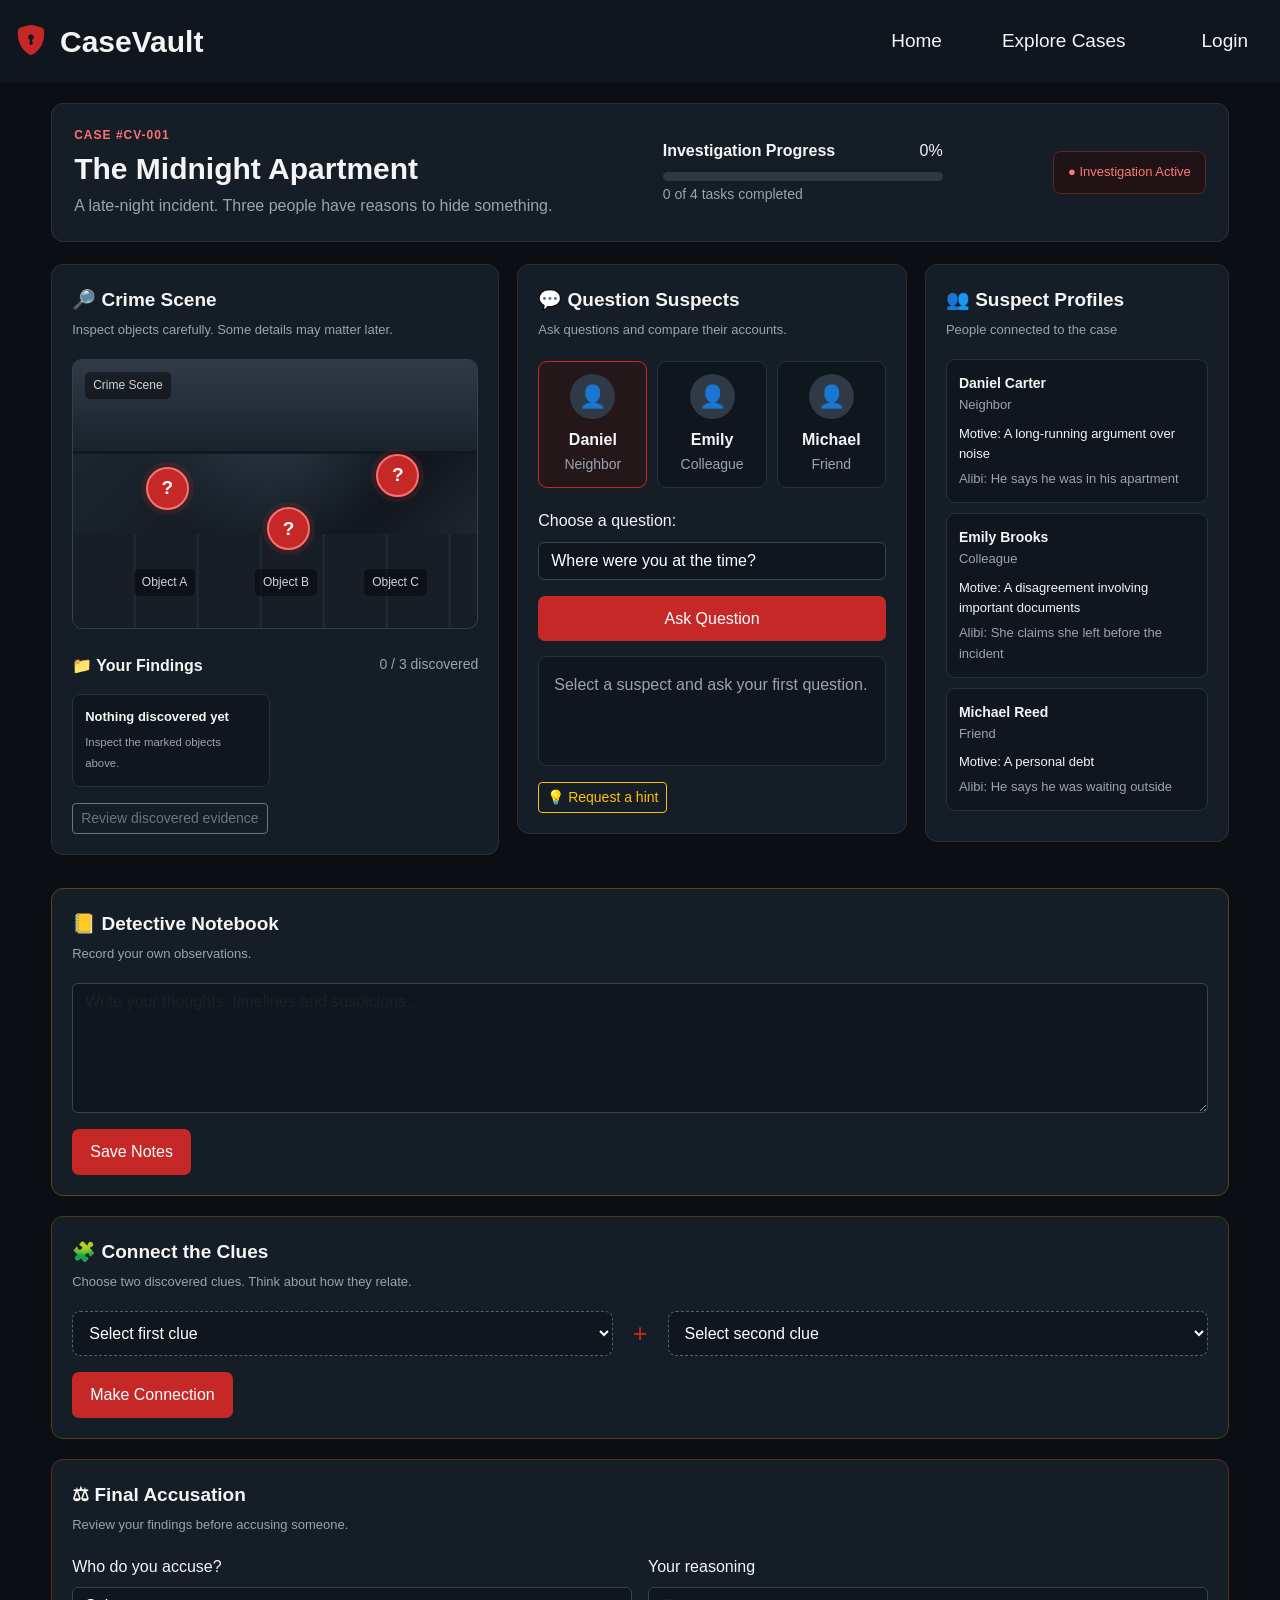
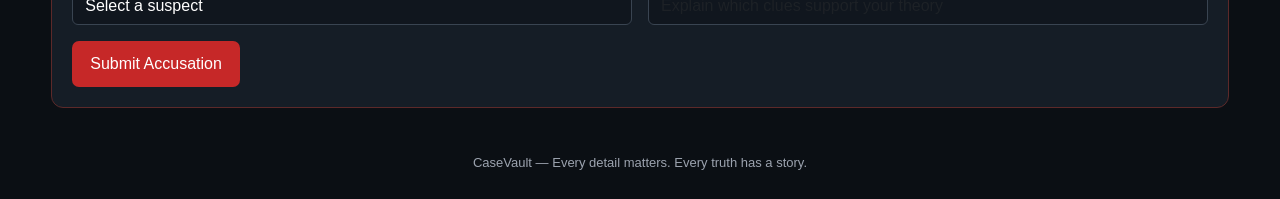
<file: client-side/investigation.html>
<!DOCTYPE html>
<html lang="en">

<head>
    <meta charset="UTF-8">
    <meta name="viewport" content="width=device-width, initial-scale=1.0">
    <title>CaseVault | Investigation</title>

    <link href="https://cdn.jsdelivr.net/npm/bootstrap@5.3.8/dist/css/bootstrap.min.css" rel="stylesheet">
    <link href="https://cdn.jsdelivr.net/npm/bootstrap-icons@1.11.3/font/bootstrap-icons.min.css" rel="stylesheet">
    <link href="css/style.css" rel="stylesheet">

</head>

<body>

    <!-- NAVBAR -->
    <nav class="navbar navbar-expand-lg casevault-navbar sticky-top">

        <div class="container-fluid px-3">

            <a class="navbar-brand casevault-brand" href="home.html">
                <i class="bi bi-shield-lock-fill"></i>
                <span>CaseVault</span>
            </a>

            <button class="navbar-toggler"
                    type="button"
                    data-bs-toggle="collapse"
                    data-bs-target="#casevaultNavbar"
                    aria-controls="casevaultNavbar"
                    aria-expanded="false"
                    aria-label="Toggle navigation">

                <span class="navbar-toggler-icon"></span>
            </button>

            <div class="collapse navbar-collapse" id="casevaultNavbar">

                <ul class="navbar-nav ms-auto align-items-lg-center">

                    <li class="nav-item">
                        <a class="nav-link" href="home.html">Home</a>
                    </li>

                    <li class="nav-item">
                        <a class="nav-link" href="home.html#cases">Explore Cases</a>
                    </li>

                    <li class="nav-item ms-lg-3">
                        <a class="nav-link login-nav-btn" href="login.html">Login</a>
                    </li>

                </ul>

            </div>

        </div>

    </nav>


    <div class="page-container">

        <!-- CASE HEADER -->
        <div class="case-header">

            <div>
                <div class="case-tag" id="caseTag">CASE #CV-001</div>

                <h1 id="caseTitle">The Midnight Apartment</h1>

                <p class="muted mb-0" id="caseDescription">
                    Explore the crime scene, gather clues and find the truth.
                </p>
            </div>

            <div class="progress-area">

                <div class="d-flex justify-content-between mb-2">
                    <strong>Investigation Progress</strong>
                    <span id="progressText">0%</span>
                </div>

                <div class="progress">
                    <div class="progress-bar" id="progressBar" style="width:0%"></div>
                </div>

                <small class="muted" id="progressDetails">
                    0 of 4 tasks completed
                </small>

            </div>

            <div class="status">● Investigation Active</div>

        </div>


        <!-- MAIN INVESTIGATION LAYOUT -->
        <div class="main-layout">

            <!-- CRIME SCENE -->
            <section class="panel">

                <div class="panel-title">🔎 Crime Scene</div>

                <div class="section-subtitle">
                    Inspect objects carefully. Some details may matter later.
                </div>

                <div class="scene" id="scene">

                    <div class="scene-floor"></div>

                    <div class="scene-label" style="top:12px;left:12px;">
                        Crime Scene
                    </div>

                    <button class="scene-object"
                            id="object0"
                            style="left:18%;top:40%;"
                            onclick="inspectEvidence(0)">?</button>

                    <button class="scene-object"
                            id="object1"
                            style="left:48%;top:55%;"
                            onclick="inspectEvidence(1)">?</button>

                    <button class="scene-object"
                            id="object2"
                            style="left:75%;top:35%;"
                            onclick="inspectEvidence(2)">?</button>

                    <span class="scene-label" style="left:15%;bottom:12%;">
                        Object A
                    </span>

                    <span class="scene-label" style="left:45%;bottom:12%;">
                        Object B
                    </span>

                    <span class="scene-label" style="left:72%;bottom:12%;">
                        Object C
                    </span>

                </div>

                <div class="d-flex justify-content-between mt-4">

                    <strong>📁 Your Findings</strong>

                    <small class="muted" id="evidenceCount">
                        0 / 3 discovered
                    </small>

                </div>

                <div class="evidence-list" id="evidenceList"></div>

                <button class="btn btn-outline-secondary btn-sm mt-3"
                        onclick="showAllEvidence()">
                    Review discovered evidence
                </button>

            </section>


            <!-- QUESTION SUSPECTS -->
            <section class="panel">

                <div class="panel-title">💬 Question Suspects</div>

                <div class="section-subtitle">
                    Ask questions and compare their accounts.
                </div>

                <div class="suspect-buttons" id="suspectButtons"></div>

                <label class="form-label">Choose a question:</label>

                <select class="form-select" id="questionSelect">

                    <option value="where">
                        Where were you at the time?
                    </option>

                    <option value="heard">
                        Did you hear or notice anything?
                    </option>

                    <option value="relationship">
                        What was your relationship with the victim?
                    </option>

                    <option value="detail">
                        Can you explain this detail?
                    </option>

                </select>

                <button class="btn-red w-100 mt-3" onclick="askQuestion()">
                    Ask Question
                </button>

                <div class="dialogue" id="dialogue">

                    <div class="muted">
                        Select a suspect and ask your first question.
                    </div>

                </div>

                <button class="btn btn-outline-warning btn-sm mt-3"
                        onclick="getHint()">
                    💡 Request a hint
                </button>

                <div class="hint-box" id="hintBox"></div>

            </section>


            <!-- SIDEBAR -->
            <aside class="sidebar">

                <!-- SUSPECT PROFILES -->
                <section class="panel">

                    <div class="panel-title">👥 Suspect Profiles</div>

                    <div class="section-subtitle">
                        People connected to the case
                    </div>

                    <div id="suspectProfiles"></div>

                </section>

            </aside>


            <!-- DETECTIVE NOTEBOOK: MOVED OUTSIDE SIDEBAR -->
            <section class="panel notebook notebook-wide">

                <div class="panel-title">📒 Detective Notebook</div>

                <div class="section-subtitle">
                    Record your own observations.
                </div>

                <textarea class="form-control"
                          id="notes"
                          placeholder="Write your thoughts, timelines and suspicions..."></textarea>

                <button class="btn-red btn-sm mt-3" onclick="saveNotes()">
                    Save Notes
                </button>

                <span id="notesStatus" class="muted ms-2"></span>

            </section>

        </div>


        <!-- CONNECT CLUES -->
        <section class="panel deduction-panel">

            <div class="panel-title">🧩 Connect the Clues</div>

            <div class="section-subtitle">
                Choose two discovered clues. Think about how they relate.
            </div>

            <div class="clue-connect">

                <select class="clue-select" id="clueOne">
                    <option value="">Select first clue</option>
                </select>

                <div class="plus">+</div>

                <select class="clue-select" id="clueTwo">
                    <option value="">Select second clue</option>
                </select>

            </div>

            <button class="btn-red mt-3" onclick="connectClues()">
                Make Connection
            </button>

            <div class="deduction-result" id="deductionResult"></div>

        </section>


        <!-- FINAL ACCUSATION -->
        <section class="panel accusation">

            <div class="panel-title">⚖ Final Accusation</div>

            <div class="section-subtitle">
                Review your findings before accusing someone.
            </div>

            <div class="row g-3 align-items-end">

                <div class="col-md-6">

                    <label class="form-label">Who do you accuse?</label>

                    <select class="form-select" id="accused">

                        <option value="">Select a suspect</option>

                    </select>

                </div>

                <div class="col-md-6">

                    <label class="form-label">Your reasoning</label>

                    <input class="form-control"
                           id="reasoning"
                           placeholder="Explain which clues support your theory">

                </div>

            </div>

            <button class="btn-red mt-3" onclick="submitAccusation()">
                Submit Accusation
            </button>

            <div class="feedback" id="accusationFeedback"></div>

        </section>

    </div>


    <footer>
        CaseVault — Every detail matters. Every truth has a story.
    </footer>


    <script src="https://cdn.jsdelivr.net/npm/bootstrap@5.3.8/dist/js/bootstrap.bundle.min.js"></script>

    <script>

        /* =====================================================
           CASE DATA
           ===================================================== */

        const cases = {

            "CV-001": {
                title: "The Midnight Apartment",
                description: "A late-night incident. Three people have reasons to hide something.",
                culprit: "emily",

                solutionDetails:
                    "Emily claimed she left before 11 PM. The visitor register confirms she arrived at 10:35 PM but contains no departure time. The meeting note shows that a discussion involving the original folder was planned for 11 PM. Michael saw someone carrying a folder around 10:55 PM, and Daniel heard the hallway door around the same period. The clock cannot be trusted because its battery was loose. Emily's claim that she had already left conflicts with the combined timeline. The evidence supports her presence after her claimed departure.",

                suspects: [
                    {
                        id: "daniel",
                        name: "Daniel Carter",
                        role: "Neighbor",
                        motive: "A long-running argument over noise",
                        alibi: "He says he was in his apartment",
                        answers: {
                            where: "I was watching television at home. The program ended around eleven. I remember hearing the closing music.",
                            heard: "I heard a door close in the hallway shortly before eleven. I assumed someone was returning home.",
                            relationship: "We had arguments over noise, but I had no involvement in the documents.",
                            detail: "The hallway lighting was unreliable. I could hear people, but I couldn't identify anyone from inside my apartment."
                        }
                    },
                    {
                        id: "emily",
                        name: "Emily Brooks",
                        role: "Colleague",
                        motive: "A disagreement involving important documents",
                        alibi: "She claims she left before the incident",
                        answers: {
                            where: "I left before eleven. I don't remember the exact minute, but I definitely wasn't there at the time of the incident.",
                            heard: "I didn't hear anything unusual. I was already away from the apartment.",
                            relationship: "We worked together. We had a disagreement about a revised agreement, but it was a work matter.",
                            detail: "The original folder was important, but I had no reason to return after leaving."
                        }
                    },
                    {
                        id: "michael",
                        name: "Michael Reed",
                        role: "Friend",
                        motive: "A personal debt",
                        alibi: "He says he was waiting outside",
                        answers: {
                            where: "I was outside waiting for a call. I never went inside.",
                            heard: "I saw someone leave around 10:55 carrying a folder. I couldn't see their face clearly.",
                            relationship: "We were friends, although things had become awkward recently.",
                            detail: "The folder looked like the one used for the revised agreement. I didn't see what was inside."
                        }
                    }
                ],

                evidence: [
                    {
                        name: "Hallway Clock",
                        icon: "🕒",
                        description: "The clock stopped at 10:48 PM, but its battery was loose.",
                        detail:
                            "The hallway clock stopped at 10:48 PM. A maintenance note confirms that its battery had been loose for several days. The time may be close to the incident, but it cannot be treated as reliable. Build your timeline using records that were created independently.",
                        hint: "The clock gives you a possible time, not a reliable one."
                    },
                    {
                        name: "Visitor Register",
                        icon: "📋",
                        description: "An entry was recorded at 10:35 PM, but the departure column is blank.",
                        detail:
                            "The register confirms Emily Brooks entered the building at 10:35 PM. However, the departure column is empty, and the receptionist cannot confirm when she left. The record establishes her arrival, but leaves an important gap in the timeline.",
                        hint: "An arrival record does not automatically confirm a departure."
                    },
                    {
                        name: "Torn Meeting Note",
                        icon: "📄",
                        description: "A note mentions an 11 PM discussion involving the original folder.",
                        detail:
                                "The note reads: '11:00 PM — revised agreement. Bring the original folder.' It was found beside the victim's desk. The receptionist confirms that Emily was expected to attend the discussion. Compare this with Emily's claim that she had already left and Michael's account of someone carrying a folder.",
                        hint: "The note establishes a planned meeting. Find out whether anyone's account rules out their presence."
                    }
                ],

                deductions: {
                    "0-1":
                        "The clock cannot confirm the exact time, but the register establishes that Emily entered at 10:35 PM. Since no departure was recorded, the clock cannot be used to prove she had already left.",

                    "0-2":
                        "The meeting was planned for 11 PM, close to the clock's unreliable time. The note is stronger evidence of a planned event than the stopped clock is of when the incident occurred.",

                    "1-2":
                        "Emily entered before the planned discussion, but the register does not establish when she left. The meeting note gives a possible reason for someone connected to the agreement to remain in the building."
                },

                hints: [
                    "The hallway clock may be misleading. Find another record that establishes when someone entered the building.",
                    "The visitor register confirms an arrival, but look carefully at what is missing from the same record.",
                    "Compare the missing departure time with the planned 11 PM discussion and Michael's account of the folder. Whose timeline depends on an event that has not been independently confirmed?"
                ],

                solution: "Emily Brooks"
            },


            "CV-002": {
                title: "The Phantom Heist",
                description: "A valuable museum artifact disappeared during a brief security disruption.",
                culprit: "ethan",

                solutionDetails:
                    "A valuable artifact(item) was stolen from the City Museum during a security problem. The display case was opened without breaking it. The alarm stopped working from 9:42 PM to 9:49 PM, and the case was opened at 9:45 PM using technician ID TECH-02. Ethan Cole was working near the network cabinet at that time. Check the access records and suspects’ answers to find out who used the technician ID",

                suspects: [
                    {
                        id: "oliver",
                        name: "Oliver Grant",
                        role: "Security Officer",
                        motive: "Financial pressure",
                        alibi: "He claims he was monitoring the east corridor",
                        answers: {
                            where: "I was assigned to the east corridor. That was my post for the shift.",
                            heard: "The alarm stopped transmitting, then came back. I reported the interruption after it resumed.",
                            relationship: "I was responsible for protecting the collection. I had no reason to steal it.",
                            detail: "I can access the security console, but I don't have the technician credential used for equipment maintenance."
                        }
                    },
                    {
                        id: "sophia",
                        name: "Sophia Lane",
                        role: "Museum Curator",
                        motive: "Pressure over the museum's finances",
                        alibi: "She says she was in her office",
                        answers: {
                            where: "I was in my office reviewing tomorrow's exhibition schedule.",
                            heard: "I heard the alarm stop. I expected security to handle it.",
                            relationship: "The artifact was part of my collection. Its disappearance is devastating.",
                            detail: "I can authorize access to the collection, but I don't operate the alarm maintenance system."
                        }
                    },
                    {
                        id: "ethan",
                        name: "Ethan Cole",
                        role: "Technician",
                        motive: "A contract dispute",
                        alibi: "He says he was checking network equipment",
                        answers: {
                            where: "I was checking the network cabinet. The alarm system needed a routine restart.",
                            heard: "I heard people moving around, but the system was already being checked.",
                            relationship: "I maintained the museum's equipment. I had access for work purposes.",
                            detail: "I only checked the network cabinet. I didn't open the display case. The interruption was a routine restart."
                        }
                    }
                ],

                evidence: [
                    {
                        name: "Alarm Console",
                        icon: "🚨",
                        description: "The alarm stopped transmitting from 9:42 to 9:49 PM.",
                        detail:
                            "The alarm stopped transmitting at 9:42 PM and resumed at 9:49 PM. The system classified the interruption as maintenance activity rather than a random sensor failure. The outage created a window in which security monitoring was reduced, but the console does not identify who initiated it.",
                        hint: "The interruption was recorded as maintenance. Find out what else happened during that interval."
                    },
                    {
                        name: "Display Case",
                        icon: "🗃️",
                        description: "The case was opened electronically during the alarm interruption.",
                        detail:
                            "The display case shows no signs of forced entry. Its electronic lock recorded an opening at 9:45 PM using credential TECH-02. The access record identifies the credential, but does not establish who physically used it. The opening occurred while the alarm was interrupted.",
                        hint: "The case was opened electronically. Find out who could use the recorded credential."
                    },
                    {
                        name: "Maintenance Log",
                        icon: "🛠️",
                        description: "A network check began shortly before the alarm interruption.",
                        detail:
                            "The maintenance log confirms that TECH-02 was assigned to Ethan Cole for that shift. No other technician was authorized to use it.",

                        hint: "Being near the system explains opportunity, but not necessarily what happened."
                    }
                ],

                deductions: {
                    "0-1":
                        "The alarm interruption and display-case opening overlap. The case was opened electronically during a period when security monitoring was reduced, suggesting the two events may be connected.",

                    "0-2":
                        "The maintenance activity began just before the alarm interruption. This timing could be routine, but it also raises the question of whether the interruption was connected to the technician's work.",

                    "1-2":
                        "The display case was opened using TECH-02, while the maintenance log places Ethan near the system. His statement that he only checked the network cabinet should be compared with the electronic access record."
                },

                hints: [
                    "The display case was not forced open. Think about what kind of access would leave the lock undamaged.",
                    "The alarm outage and the display-case opening happened within the same short period. Compare their timestamps.",
                    "A technician was working nearby, but the maintenance log does not list a display-case inspection. Compare that statement with the credential recorded by the case lock."
                ],

                solution: "Ethan Cole"
            },


            "CV-003": {
                title: "The Missing Fortune",
                description: "A financial envelope vanished from an office during a busy afternoon.",
                culprit: "grace",

                solutionDetails:
                    "Grace claimed she left at 2:00 PM, before the envelope arrived. However, the delivery receipt at 2:20 PM carries the same distinctive initials and signature pattern as her finance records. The key register shows the finance cabinet key was issued to Grace at 2:18 PM and never returned. The ledger was then corrected at 2:27 PM using Grace's finance login. Lucas was in a meeting during the delivery, and Noah was the courier, not the person who accessed the cabinet. These records contradict Grace's claim that she had left and connect her to the envelope and cabinet activity.",

                suspects: [
                    {
                        id: "lucas",
                        name: "Lucas White",
                        role: "Office Manager",
                        motive: "A dispute over company expenses",
                        alibi: "He says he was in a meeting",
                        answers: {
                            where: "I was in the meeting room from 2:15 to 2:30 PM. The meeting minutes confirm that.",
                            heard: "I heard the courier arrive, but I didn't leave the meeting.",
                            relationship: "I managed the office. Everyone had access to the general reception area.",
                            detail: "The finance cabinet was not part of my routine work. I did not use the finance team's login."
                        }
                    },
                    {
                        id: "grace",
                        name: "Grace Miller",
                        role: "Accountant",
                        motive: "An unexplained financial discrepancy",
                        alibi: "She says she left before the envelope arrived",
                        answers: {
                            where: "I left around 2:00 PM. I had finished the reconciliation work.",
                            heard: "I didn't see the courier. I was already away from the office.",
                            relationship: "I handled the accounts, but I had no reason to take anything.",
                            detail: "The ledger was already balanced when I left. Any later changes were not mine."
                        }
                    },
                    {
                        id: "noah",
                        name: "Noah Scott",
                        role: "Courier",
                        motive: "A delivery payment dispute",
                        alibi: "He claims he delivered the envelope directly",
                        answers: {
                            where: "I delivered it around 2:20 PM. I waited for someone to acknowledge receipt.",
                            heard: "The office was busy. I heard people discussing a meeting.",
                            relationship: "I only deliver documents. I don't know what's inside them.",
                            detail: "I handed the envelope to someone near reception. I remember the person had a finance department badge, but I cannot confidently identify them."
                        }
                    }
                ],

                evidence: [
                    {
                        name: "Delivery Receipt",
                        icon: "📦",
                        description: "The envelope arrived at 2:20 PM. The receipt carries an abbreviated signature.",
                        detail:
                            "The receipt confirms delivery at 2:20 PM. The signature is abbreviated and includes the initial 'G'. The courier recalls handing the envelope to someone wearing a finance department badge, but cannot confidently identify the person. Grace claims she left at 2:00 PM. The receipt raises a question about that timeline, but the signature alone is not conclusive.",
                        hint: "The delivery time is important. Compare it with the departure time given by the suspects."
                    },
                    {
                        name: "Office Ledger",
                        icon: "📒",
                        description: "A financial entry was corrected at 2:27 PM using a finance account.",
                        detail:
                            "The ledger shows a correction at 2:27 PM using Grace Miller's finance account. The account was normally used for reconciliation work, and the correction follows the team's standard notation. An account can sometimes remain open or be used by another person, so this record should be compared with the physical access evidence.",
                        hint: "An account record shows activity, but consider whether it proves who was physically present."
                    },
                    {
                        name: "Key Register",
                        icon: "🔑",
                        description: "The finance cabinet key was issued at 2:18 PM and has no recorded return.",
                        detail:
                            "The finance cabinet key was checked out under Grace Miller's name at 2:18 PM. The return field is blank, and the cabinet was accessed at 2:25 PM. Lucas was recorded in a meeting during this period, while Noah was making the delivery. The register connects the key to a person, but compare it with the other records before drawing a conclusion.",
                        hint: "The key record establishes access. Check whether the timing fits the other evidence."
                    }
                ],

                deductions: {
                    "0-1":
                        "The envelope arrived at 2:20 PM, and a finance account was used to correct the ledger at 2:27 PM. These events occurred close together. The account activity challenges the claim that all finance work had ended before the delivery.",

                    "0-2":
                        "The cabinet key was issued at 2:18 PM, shortly before the envelope arrived. The delivery and key records suggest that someone had access to the finance area during the period when the envelope appeared.",

                    "1-2":
                        "The finance account was used at 2:27 PM, and the cabinet was accessed at 2:25 PM using a key issued to Grace. These two records connect financial activity with physical access. Consider whether her explanation accounts for both."
                },

                hints: [
                    "Begin with the times. Which events occurred after Grace claimed she had left?",
                    "The delivery, cabinet access, and ledger correction happened within a short period. Put them in chronological order.",
                    "The account record alone may not prove who was present. Combine it with the key register and the courier's recollection. Which suspect's timeline is hardest to reconcile with all three?"
                ],

                solution: "Grace Miller"
            }

        };


        /* =====================================================
           INITIALIZE CASE
           ===================================================== */

        const params = new URLSearchParams(window.location.search);

        let caseId = params.get("case") || "CV-001";

        if (!cases[caseId]) {
            caseId = "CV-001";
        }

        const currentCase = cases[caseId];

        let selectedSuspect = 0;
        let discoveredEvidence = [];
        let askedQuestions = [];
        let successfulDeductions = [];
        let hintLevel = 0;
        let accusationSubmitted = false;

        document.getElementById("caseTag").textContent = "CASE #" + caseId;

        document.getElementById("caseTitle").innerHTML =
            `<strong>${currentCase.title}</strong>`;

        document.getElementById("caseDescription").textContent =
            currentCase.description;


        /* =====================================================
           RENDER SUSPECTS
           ===================================================== */

        function renderSuspects() {

            const buttons = document.getElementById("suspectButtons");
            const profiles = document.getElementById("suspectProfiles");
            const accused = document.getElementById("accused");

            buttons.innerHTML = "";
            profiles.innerHTML = "";

            accused.innerHTML =
                '<option value="">Select a suspect</option>';

            currentCase.suspects.forEach((suspect, index) => {

                const button = document.createElement("button");

                button.className =
                    "suspect-button" + (index === 0 ? " active" : "");

                button.innerHTML = `
                    <div class="suspect-avatar">👤</div>
                    <strong>${suspect.name.split(" ")[0]}</strong>
                    <small>${suspect.role}</small>
                `;

                button.onclick = () => selectSuspect(index);

                buttons.appendChild(button);


                const profile = document.createElement("div");

                profile.className = "suspect-profile";

                profile.innerHTML = `
                    <strong>${suspect.name}</strong>
                    <div class="muted">${suspect.role}</div>
                    <div class="mt-2">Motive: ${suspect.motive}</div>
                    <div class="muted mt-1">Alibi: ${suspect.alibi}</div>
                `;

                profiles.appendChild(profile);


                const option = document.createElement("option");

                option.value = suspect.id;
                option.textContent = suspect.name;

                accused.appendChild(option);

            });

        }


        function selectSuspect(index) {

            selectedSuspect = index;

            document.querySelectorAll(".suspect-button").forEach((button, i) => {

                button.classList.toggle("active", i === index);

            });

            const suspect = currentCase.suspects[index];

            document.getElementById("dialogue").innerHTML = `
                <div class="muted">
                    You are now questioning <strong>${suspect.name}</strong>.
                    Choose a question above.
                </div>
            `;

        }


        /* =====================================================
           QUESTIONING
           ===================================================== */

        function askQuestion() {

            const suspect = currentCase.suspects[selectedSuspect];

            const question =
                document.getElementById("questionSelect").value;

            const questionText =
                document.getElementById("questionSelect")
                .selectedOptions[0].textContent;

            const key = suspect.id + "-" + question;

            if (!askedQuestions.includes(key)) {
                askedQuestions.push(key);
            }

            document.getElementById("dialogue").innerHTML = `
                <div class="muted mb-2">
                    You asked: "${questionText}"
                </div>

                <div class="dialogue-name">
                    ${suspect.name}
                </div>

                "${suspect.answers[question]}"
            `;

            updateProgress();

        }


        /* =====================================================
           EVIDENCE INSPECTION
           ===================================================== */

        function inspectEvidence(index) {

            const evidence = currentCase.evidence[index];

            if (!discoveredEvidence.includes(index)) {
                discoveredEvidence.push(index);
            }

            document.getElementById("object" + index)
                .classList.add("found");

            document.getElementById("object" + index)
                .textContent = "✓";

            document.getElementById("dialogue").innerHTML = `
                <div class="dialogue-name">
                    Evidence discovered: ${evidence.name}
                </div>

                ${evidence.detail}
            `;

            renderEvidence();
            renderClueOptions();
            updateProgress();

        }


        function renderEvidence() {

            const list = document.getElementById("evidenceList");

            list.innerHTML = "";

            discoveredEvidence.forEach(index => {

                const evidence = currentCase.evidence[index];

                const card = document.createElement("div");

                card.className = "evidence-card";

                card.innerHTML = `
                    <strong>${evidence.icon} ${evidence.name}</strong>

                    <small>${evidence.description}</small>

                    <div class="collected">
                        ✓ Evidence collected
                    </div>

                    <a href="clue.html?case=${caseId}&evidence=${index}"
                       class="btn btn-sm btn-outline-light mt-2">

                        <i class="bi bi-search"></i>
                        Analyze This Clue

                    </a>
                `;

                card.onclick = () => {

                    document.getElementById("dialogue").innerHTML = `
                        <div class="dialogue-name">
                            ${evidence.name}
                        </div>

                        ${evidence.detail}
                    `;

                };

                list.appendChild(card);

            });


            if (discoveredEvidence.length === 0) {

                list.innerHTML = `
                    <div class="evidence-card">

                        <strong>Nothing discovered yet</strong>

                        <small>
                            Inspect the marked objects above.
                        </small>

                    </div>
                `;

            }

            document.getElementById("evidenceCount").textContent =
                discoveredEvidence.length + " / 3 discovered";

        }


        function showAllEvidence() {

            if (discoveredEvidence.length === 0) {

                alert("Inspect the crime scene to discover evidence first.");

                return;

            }

            let text = "Discovered Evidence:\n\n";

            discoveredEvidence.forEach(index => {

                text += currentCase.evidence[index].name + "\n";

                text += currentCase.evidence[index].detail + "\n\n";

            });

            alert(text);

        }


        /* =====================================================
           CONNECT CLUES
           ===================================================== */

        function renderClueOptions() {

            const first = document.getElementById("clueOne");
            const second = document.getElementById("clueTwo");

            first.innerHTML =
                '<option value="">Select first clue</option>';

            second.innerHTML =
                '<option value="">Select second clue</option>';

            discoveredEvidence.forEach(index => {

                const evidence = currentCase.evidence[index];

                const option1 = document.createElement("option");

                option1.value = index;
                option1.textContent = evidence.name;

                const option2 = option1.cloneNode(true);

                first.appendChild(option1);
                second.appendChild(option2);

            });

        }


        function connectClues() {

            const first = document.getElementById("clueOne").value;

            const second = document.getElementById("clueTwo").value;

            const result = document.getElementById("deductionResult");


            if (first === "" || second === "") {

                alert("Select two clues first.");

                return;

            }


            if (first === second) {

                alert("Choose two different clues.");

                return;

            }


            const a = Math.min(Number(first), Number(second));

            const b = Math.max(Number(first), Number(second));

            const key = a + "-" + b;

            const deduction = currentCase.deductions[key];


            if (!deduction) {

                result.className = "deduction-result show";

                result.innerHTML = `
                    <strong>🔍 No strong connection yet</strong>

                    <p class="mb-0 mt-2">
                        These details may be important separately.
                        Try another combination or gather more evidence.
                    </p>
                `;

                return;

            }


            if (!successfulDeductions.includes(key)) {

                successfulDeductions.push(key);

            }


            result.className = "deduction-result show";

            result.innerHTML = `
                <strong style="color:#FDE68A;">
                    💡 Deduction unlocked
                </strong>

                <p class="mb-0 mt-2">
                    ${deduction}
                </p>
            `;

            updateProgress();

        }


        /* =====================================================
           HINT SYSTEM
           ===================================================== */

        function getHint() {

            const box = document.getElementById("hintBox");

            if (hintLevel >= currentCase.hints.length) {

                box.innerHTML =
                    "You have received all available hints. Review your evidence and suspect statements.";

                box.classList.add("show");

                return;

            }

            box.innerHTML = `
                <strong>Hint ${hintLevel + 1}:</strong>
                ${currentCase.hints[hintLevel]}
            `;

            box.classList.add("show");

            hintLevel++;

        }


        /* =====================================================
           NOTEBOOK
           ===================================================== */

        function saveNotes() {

            const notes = document.getElementById("notes").value;

            localStorage.setItem("casevault-notes-" + caseId, notes);

            document.getElementById("notesStatus").textContent =
                "Saved ✓";

            setTimeout(() => {

                document.getElementById("notesStatus").textContent = "";

            }, 2000);

        }


        function loadNotes() {

            const notes =
                localStorage.getItem("casevault-notes-" + caseId);

            if (notes) {

                document.getElementById("notes").value = notes;

            }

        }


        /* =====================================================
           FINAL ACCUSATION
           ===================================================== */

        function submitAccusation() {

            const accused = document.getElementById("accused").value;

            const reasoning =
                document.getElementById("reasoning").value.trim();

            const feedback =
                document.getElementById("accusationFeedback");


            if (!accused) {

                alert("Please select a suspect.");

                return;

            }


            if (reasoning.length < 10) {

                alert("Please explain your reasoning in at least a few words.");

                return;

            }


            if (accusationSubmitted) {

                alert("You have already submitted your final accusation.");

                return;

            }


            accusationSubmitted = true;


            const correctSuspect = currentCase.suspects.find(
                suspect => suspect.id === currentCase.culprit
            );


            if (accused === currentCase.culprit) {

                feedback.className = "feedback show correct";

                feedback.innerHTML = `
                    <h5>✓ Case Solved!</h5>

                    <p>
                        Your accusation was correct. The guilty suspect was
                        <strong>${correctSuspect.name}</strong>.
                    </p>

                    <hr>

                    <strong>🧠 Case Explanation</strong>

                    <p class="mt-2">
                        ${currentCase.solutionDetails}
                    </p>

                    <button class="btn btn-success btn-sm mt-2"
                            onclick="restartCase()">

                        Return to Cases

                    </button>
                `;

                localStorage.setItem(
                    "casevault-solved-" + caseId,
                    "true"
                );

            } else {

                feedback.className = "feedback show wrong";

                feedback.innerHTML = `
                    <h5>✕ Incorrect Accusation</h5>

                    <p>
                        Your theory does not fully match the evidence.
                        Some details may contradict your conclusion.
                    </p>

                    <p>
                        Review the evidence and suspect statements before trying again.
                    </p>

                    <button class="btn btn-outline-light btn-sm"
                            onclick="retryAccusation()">

                        Review and Try Again

                    </button>
                `;

                accusationSubmitted = false;

            }


            updateProgress();

            feedback.scrollIntoView({
                behavior: "smooth",
                block: "center"
            });

        }


        function retryAccusation() {

            document.getElementById("accusationFeedback")
                .classList.remove("show");

            document.getElementById("accused").value = "";

            document.getElementById("reasoning").value = "";

        }


        function restartCase() {

            window.location.href = "home.html#cases";

        }


        /* =====================================================
           PROGRESS
           ===================================================== */

        function updateProgress() {

            const evidenceComplete =
                discoveredEvidence.length === 3;

            const questioningComplete =
                askedQuestions.length >= 3;

            const deductionComplete =
                successfulDeductions.length >= 1;

            const accusationComplete =
                localStorage.getItem("casevault-solved-" + caseId) === "true";


            const completed = [

                evidenceComplete,

                questioningComplete,

                deductionComplete,

                accusationComplete

            ].filter(Boolean).length;


            const percent = completed * 25;


            document.getElementById("progressBar").style.width =
                percent + "%";

            document.getElementById("progressText").textContent =
                percent + "%";

            document.getElementById("progressDetails").textContent =
                completed + " of 4 tasks completed";

        }


        /* =====================================================
           START
           ===================================================== */

        renderSuspects();

        renderEvidence();

        renderClueOptions();

        loadNotes();

        updateProgress();

    </script>

</body>

</html>
</file>
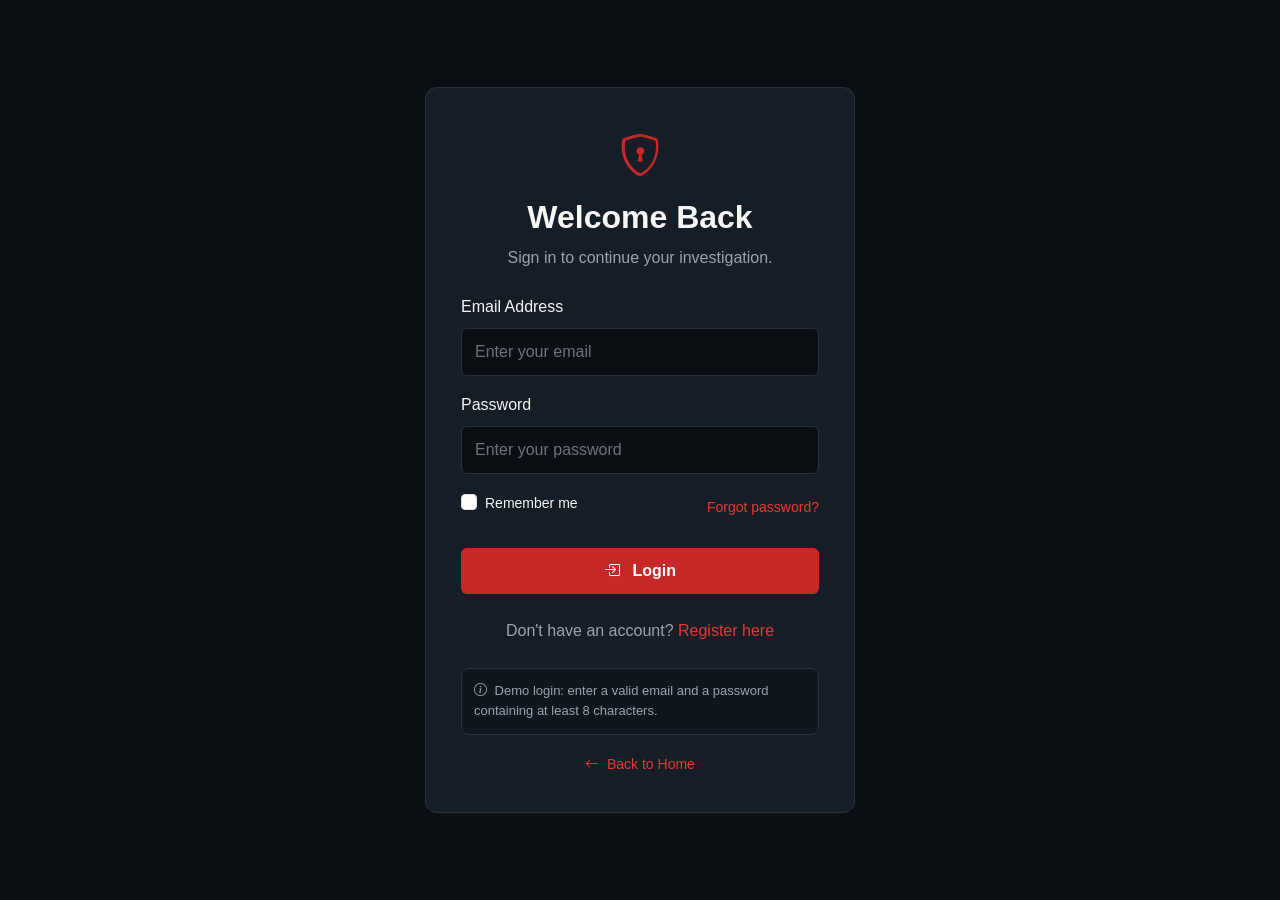
<file: client-side/login.html>
<!DOCTYPE html>
<html lang="en">

<head>
    <meta charset="UTF-8">
    <meta name="viewport" content="width=device-width, initial-scale=1.0">

    <title>CaseVault | Client Login</title>

    <!-- Bootstrap CSS -->
    <link href="https://cdn.jsdelivr.net/npm/bootstrap@5.3.8/dist/css/bootstrap.min.css" rel="stylesheet">

    <!-- Bootstrap Icons -->
    <link href="https://cdn.jsdelivr.net/npm/bootstrap-icons@1.11.3/font/bootstrap-icons.css" rel="stylesheet">

    <!-- Existing CaseVault CSS -->
    <link rel="stylesheet" href="css/style.css">

    <style>
        /* Login Page */

        .login-page {
            min-height: 100vh;
            display: flex;
            align-items: center;
            justify-content: center;
            padding: 30px 15px;
            background-color: var(--bg-color, #0B0F14);
        }

        .login-card {
            width: 100%;
            max-width: 430px;
            background-color: var(--card-color, #151D26);
            border: 1px solid var(--border-color, #27313D);
            border-radius: 12px;
            padding: 35px;
        }

        .login-logo {
            font-size: 42px;
            color: var(--accent-color, #C62828);
        }

        .login-title {
            color: var(--text-color, #F5F5F5);
            font-weight: 700;
        }

        .login-description {
            color: var(--muted-color, #9CA3AF);
        }

        .login-card label {
            color: var(--text-color, #F5F5F5);
            margin-bottom: 8px;
        }

        .login-card .form-control {
            background-color: #0B0F14;
            border: 1px solid #27313D;
            color: #F5F5F5;
            padding: 11px 13px;
        }

        .login-card .form-control:focus {
            border-color: #C62828;
            box-shadow: 0 0 0 0.2rem rgba(198, 40, 40, 0.2);
        }

        .login-card .form-control::placeholder {
            color: #6B7280;
        }

        .login-btn {
            background-color: #C62828;
            color: white;
            border: none;
            padding: 11px;
            font-weight: 600;
        }

        .login-btn:hover {
            background-color: #E53935;
            color: white;
        }

        .login-link {
            color: #E53935;
            text-decoration: none;
        }

        .login-link:hover {
            text-decoration: underline;
        }

        .login-message {
            font-size: 14px;
        }

        .demo-notice {
            background-color: #10161D;
            border: 1px solid #27313D;
            color: #9CA3AF;
            border-radius: 8px;
            padding: 12px;
            font-size: 13px;
        }

        @media (max-width: 576px) {
            .login-card {
                padding: 25px 20px;
            }
        }
    </style>
</head>

<body>

    <main class="login-page">

        <div class="login-card">

            <!-- Logo -->
            <div class="text-center mb-4">
                <div class="login-logo">
                    <i class="bi bi-shield-lock"></i>
                </div>

                <h2 class="login-title mt-2">Welcome Back</h2>

                <p class="login-description">
                    Sign in to continue your investigation.
                </p>
            </div>

            <!-- Login Form -->
            <form id="loginForm" novalidate>

                <!-- Email -->
                <div class="mb-3">
                    <label for="email" class="form-label">Email Address</label>

                    <input type="email"
                           class="form-control"
                           id="email"
                           placeholder="Enter your email">

                    <small class="text-danger" id="emailError"></small>
                </div>

                <!-- Password -->
                <div class="mb-3">
                    <label for="password" class="form-label">Password</label>

                    <input type="password"
                           class="form-control"
                           id="password"
                           placeholder="Enter your password">

                    <small class="text-danger" id="passwordError"></small>
                </div>

                <!-- Remember Me -->
                <div class="d-flex justify-content-between align-items-center mb-4">

                    <div class="form-check">
                        <input class="form-check-input"
                               type="checkbox"
                               id="rememberMe">

                        <label class="form-check-label small"
                               for="rememberMe">
                            Remember me
                        </label>
                    </div>

                    <a href="#" class="login-link small">
                        Forgot password?
                    </a>

                </div>

                <!-- General Message -->
                <div id="loginMessage"
                     class="login-message mb-3"></div>

                <!-- Login Button -->
                <button type="submit"
                        class="btn login-btn w-100">
                    <i class="bi bi-box-arrow-in-right me-2"></i>
                    Login
                </button>

            </form>

            <!-- Register Link -->
            <p class="text-center mt-4 mb-0 login-description">
                Don't have an account?
                <a href="register.html" class="login-link">
                    Register here
                </a>
            </p>

            <!-- Demo Notice -->
            <div class="demo-notice mt-4">
                <i class="bi bi-info-circle me-1"></i>
                Demo login: enter a valid email and a password
                containing at least 8 characters.
            </div>

            <!-- Back to Home -->
            <div class="text-center mt-3">
                <a href="home.html" class="login-link small">
                    <i class="bi bi-arrow-left me-1"></i>
                    Back to Home
                </a>
            </div>

        </div>

    </main>
    <!-- External JavaScript Validation -->
<script src="../js/login-validation.js"></script>
</body>
</html>
</file>
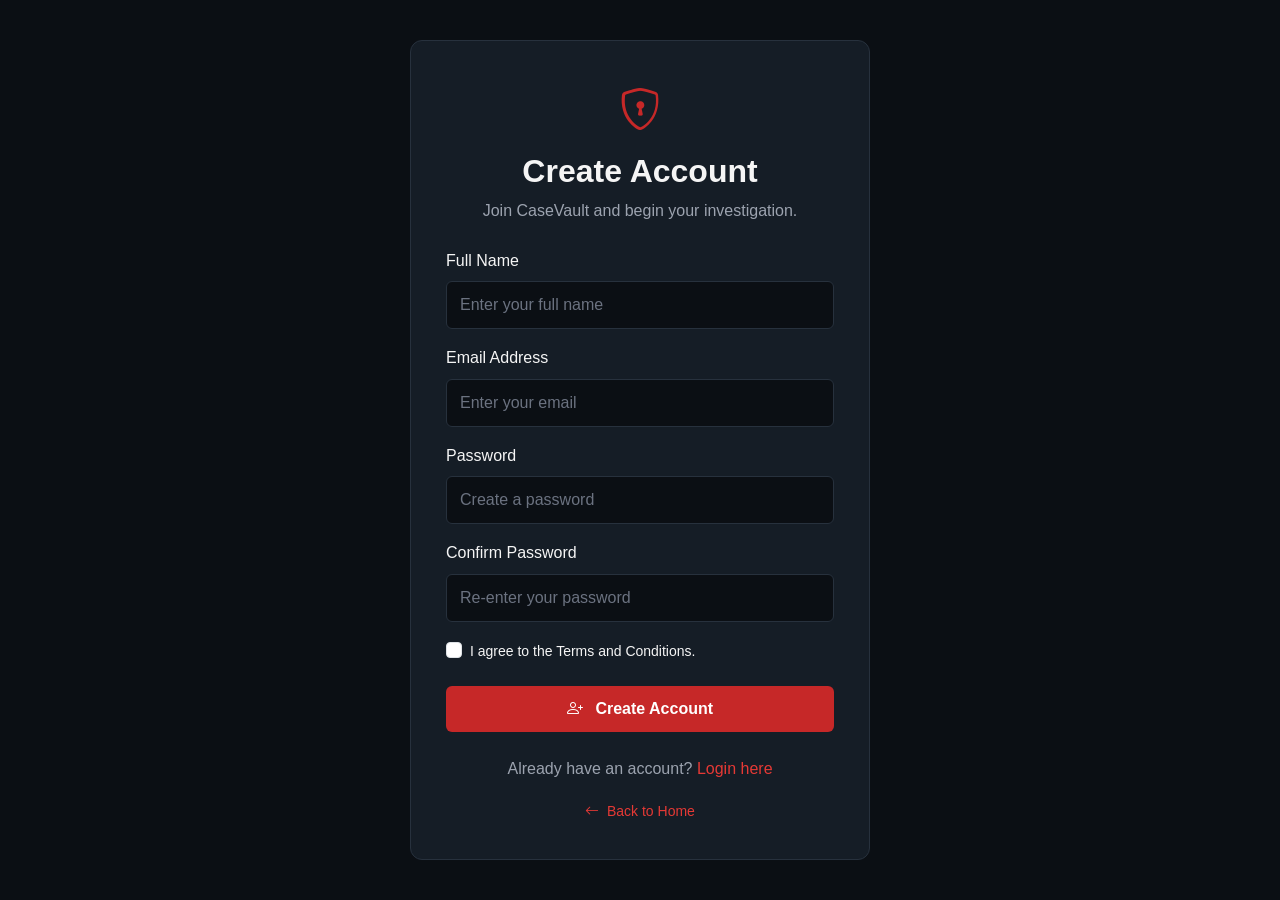
<file: client-side/register.html>
<!DOCTYPE html>
<html lang="en">

<head>
    <meta charset="UTF-8">
    <meta name="viewport" content="width=device-width, initial-scale=1.0">

    <title>CaseVault | Register</title>

    <!-- Bootstrap CSS -->
    <link href="https://cdn.jsdelivr.net/npm/bootstrap@5.3.8/dist/css/bootstrap.min.css" rel="stylesheet">

    <!-- Bootstrap Icons -->
    <link href="https://cdn.jsdelivr.net/npm/bootstrap-icons@1.11.3/font/bootstrap-icons.css" rel="stylesheet">

    <!-- Existing CaseVault CSS -->
    <link rel="stylesheet" href="css/style.css">

    <style>
        .register-page {
            min-height: 100vh;
            display: flex;
            align-items: center;
            justify-content: center;
            padding: 30px 15px;
            background-color: var(--bg-color, #0B0F14);
        }

        .register-card {
            width: 100%;
            max-width: 460px;
            background-color: var(--card-color, #151D26);
            border: 1px solid var(--border-color, #27313D);
            border-radius: 12px;
            padding: 35px;
        }

        .register-logo {
            font-size: 42px;
            color: var(--accent-color, #C62828);
        }

        .register-title {
            color: var(--text-color, #F5F5F5);
            font-weight: 700;
        }

        .register-description {
            color: var(--muted-color, #9CA3AF);
        }

        .register-card label {
            color: var(--text-color, #F5F5F5);
            margin-bottom: 8px;
        }

        .register-card .form-control {
            background-color: #0B0F14;
            border: 1px solid #27313D;
            color: #F5F5F5;
            padding: 11px 13px;
        }

        .register-card .form-control:focus {
            border-color: #C62828;
            box-shadow: 0 0 0 0.2rem rgba(198, 40, 40, 0.2);
        }

        .register-card .form-control::placeholder {
            color: #6B7280;
        }

        .register-btn {
            background-color: #C62828;
            color: white;
            border: none;
            padding: 11px;
            font-weight: 600;
        }

        .register-btn:hover {
            background-color: #E53935;
            color: white;
        }

        .register-link {
            color: #E53935;
            text-decoration: none;
        }

        .register-link:hover {
            text-decoration: underline;
        }

        .register-message {
            font-size: 14px;
        }

        @media (max-width: 576px) {
            .register-card {
                padding: 25px 20px;
            }
        }
    </style>
</head>

<body>

    <main class="register-page">

        <div class="register-card">

            <!-- Logo -->
            <div class="text-center mb-4">

                <div class="register-logo">
                    <i class="bi bi-shield-lock"></i>
                </div>

                <h2 class="register-title mt-2">
                    Create Account
                </h2>

                <p class="register-description">
                    Join CaseVault and begin your investigation.
                </p>

            </div>

            <!-- Registration Form -->
            <form id="registerForm" novalidate>

                <!-- Full Name -->
                <div class="mb-3">

                    <label for="fullName" class="form-label">
                        Full Name
                    </label>

                    <input type="text"
                           class="form-control"
                           id="fullName"
                           placeholder="Enter your full name">

                    <small class="text-danger" id="nameError"></small>

                </div>

                <!-- Email -->
                <div class="mb-3">

                    <label for="email" class="form-label">
                        Email Address
                    </label>

                    <input type="email"
                           class="form-control"
                           id="email"
                           placeholder="Enter your email">

                    <small class="text-danger" id="emailError"></small>

                </div>

                <!-- Password -->
                <div class="mb-3">

                    <label for="password" class="form-label">
                        Password
                    </label>

                    <input type="password"
                           class="form-control"
                           id="password"
                           placeholder="Create a password">

                    <small class="text-danger" id="passwordError"></small>

                </div>

                <!-- Confirm Password -->
                <div class="mb-3">

                    <label for="confirmPassword" class="form-label">
                        Confirm Password
                    </label>

                    <input type="password"
                           class="form-control"
                           id="confirmPassword"
                           placeholder="Re-enter your password">

                    <small class="text-danger" id="confirmPasswordError"></small>

                </div>

                <!-- Terms -->
                <div class="form-check mb-3">

                    <input class="form-check-input"
                           type="checkbox"
                           id="terms">

                    <label class="form-check-label small"
                           for="terms">
                        I agree to the Terms and Conditions.
                    </label>

                    <br>

                    <small class="text-danger" id="termsError"></small>

                </div>

                <!-- General Message -->
                <div id="registerMessage"
                     class="register-message mb-3"></div>

                <!-- Register Button -->
                <button type="submit"
                        class="btn register-btn w-100">

                    <i class="bi bi-person-plus me-2"></i>
                    Create Account

                </button>

            </form>

            <!-- Login Link -->
            <p class="text-center mt-4 mb-0 register-description">

                Already have an account?

                <a href="login.html" class="register-link">
                    Login here
                </a>

            </p>

            <!-- Back to Home -->
            <div class="text-center mt-3">

                <a href="home.html" class="register-link small">
                    <i class="bi bi-arrow-left me-1"></i>
                    Back to Home
                </a>

            </div>

        </div>

    </main>

    <!-- JavaScript Validation -->
    <script>

// ======================================
// CLIENT REGISTRATION VALIDATION
// ======================================

const registerForm = document.getElementById("registerForm");

if (registerForm) {

    registerForm.addEventListener("submit", function (event) {

        event.preventDefault();

        // Get values
        const fullName = document.getElementById("fullName").value.trim();
        const email = document.getElementById("email").value.trim().toLowerCase();
        const password = document.getElementById("password").value;
        const confirmPassword = document.getElementById("confirmPassword").value;
        const terms = document.getElementById("terms").checked;

        // Error elements
        const nameError = document.getElementById("nameError");
        const emailError = document.getElementById("emailError");
        const passwordError = document.getElementById("passwordError");
        const confirmPasswordError = document.getElementById("confirmPasswordError");
        const termsError = document.getElementById("termsError");
        const registerMessage = document.getElementById("registerMessage");

        // Clear previous errors
        nameError.textContent = "";
        emailError.textContent = "";
        passwordError.textContent = "";
        confirmPasswordError.textContent = "";
        termsError.textContent = "";
        registerMessage.textContent = "";

        let isValid = true;

        // Name validation
        if (fullName === "") {
            nameError.textContent = "Please enter your full name.";
            isValid = false;
        }
        else if (!/^[A-Za-z ]+$/.test(fullName)) {
            nameError.textContent = "Name can contain only letters and spaces.";
            isValid = false;
        }

        // Email validation
        const emailPattern = /^[^\s@]+@[^\s@]+\.[^\s@]+$/;

        if (email === "") {
            emailError.textContent = "Please enter your email.";
            isValid = false;
        }
        else if (!emailPattern.test(email)) {
            emailError.textContent = "Please enter a valid email address.";
            isValid = false;
        }

        // Password validation
        if (password === "") {
            passwordError.textContent = "Please create a password.";
            isValid = false;
        }
        else if (password.length < 8) {
            passwordError.textContent = "Password must contain at least 8 characters.";
            isValid = false;
        }
        else if (password.length > 64) {
            passwordError.textContent = "Password must not exceed 64 characters.";
            isValid = false;
        }
        else if (!/[A-Za-z]/.test(password) || !/[0-9]/.test(password)) {
            passwordError.textContent = "Password must contain at least one letter and one number.";
            isValid = false;
        }

        // Confirm password validation
        if (confirmPassword === "") {
            confirmPasswordError.textContent = "Please confirm your password.";
            isValid = false;
        }
        else if (password !== confirmPassword) {
            confirmPasswordError.textContent = "Passwords do not match.";
            isValid = false;
        }

        // Terms validation
        if (!terms) {
            termsError.textContent = "Please accept the Terms and Conditions.";
            isValid = false;
        }

        // Check existing registered users
        let users = JSON.parse(localStorage.getItem("caseVaultUsers")) || [];

        const existingUser = users.find(function (user) {
            return user.email === email;
        });

        if (existingUser) {
            emailError.textContent = "This email is already registered. Please login.";
            isValid = false;
        }

        // Save registered user
        if (isValid) {

            const newUser = {
                fullName: fullName,
                email: email,
                password: password
            };

            users.push(newUser);

            localStorage.setItem("caseVaultUsers", JSON.stringify(users));

            registerMessage.textContent = "Registration successful! Please login.";
            registerMessage.classList.add("text-success");

            setTimeout(function () {
                window.location.href = "login.html";
            }, 1500);
        }

    });

}


    </script>

</body>
</html>
</file>
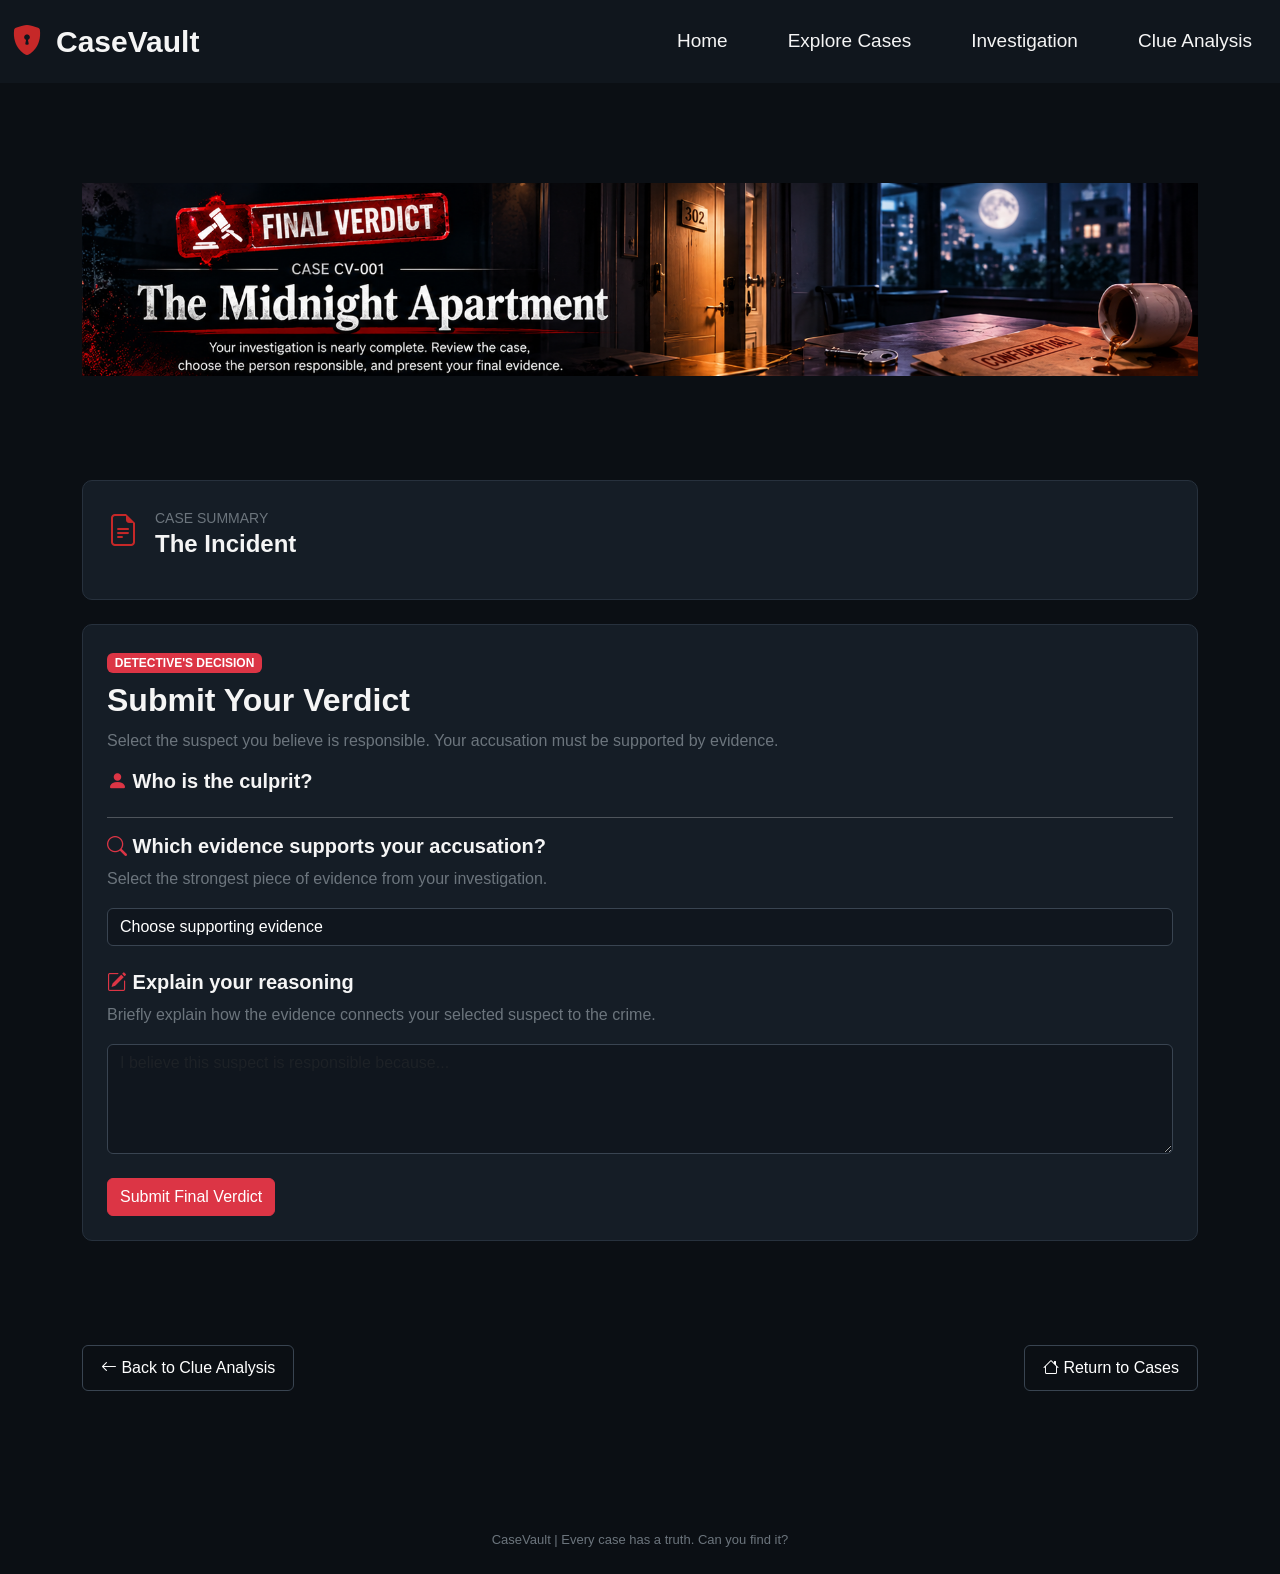
<file: client-side/solve.html>
<!DOCTYPE html>
<html lang="en">

<head>
    <meta charset="UTF-8">
    <meta name="viewport" content="width=device-width, initial-scale=1.0">

    <title>CaseVault | Final Verdict</title>

    <!-- Bootstrap -->
    <link href="https://cdn.jsdelivr.net/npm/bootstrap@5.3.8/dist/css/bootstrap.min.css"
          rel="stylesheet">

    <!-- Bootstrap Icons -->
    <link href="https://cdn.jsdelivr.net/npm/bootstrap-icons@1.11.3/font/bootstrap-icons.css"
          rel="stylesheet">

    <!-- CaseVault CSS -->
    <link rel="stylesheet" href="css/style.css">
</head>

<body>

<!-- NAVBAR -->
<nav class="navbar navbar-expand-lg navbar-dark sticky-top">
    <div class="container">

        <a class="navbar-brand fw-bold" href="home.html">
            <i class="bi bi-shield-lock-fill"></i>
            CaseVault
        </a>

        <button class="navbar-toggler"
                type="button"
                data-bs-toggle="collapse"
                data-bs-target="#navbarContent"
                aria-controls="navbarContent"
                aria-expanded="false"
                aria-label="Toggle navigation">

            <span class="navbar-toggler-icon"></span>

        </button>

        <div class="collapse navbar-collapse" id="navbarContent">

            <ul class="navbar-nav ms-auto align-items-lg-center">

                <li class="nav-item">
                    <a class="nav-link" href="home.html">Home</a>
                </li>

                <li class="nav-item">
                    <a class="nav-link" href="home.html#cases">Explore Cases</a>
                </li>

                <li class="nav-item">
                    <a class="nav-link" id="investigationNav"
                       href="investigation.html">
                        Investigation
                    </a>
                </li>

                <li class="nav-item">
                    <a class="nav-link" id="clueNav" href="clue.html">
                        Clue Analysis
                    </a>
                </li>

            </ul>

        </div>

    </div>
</nav>


<!-- MAIN CONTENT -->
<main class="container py-5 solve-page">

    <!-- FINAL VERDICT IMAGE BANNER -->
    <section class="verdict-image-banner mb-4">

    <img id="verdictBannerImage"
         src="midnight.png"
         alt="The midnight appartment">

</section>


    <!-- CASE SUMMARY -->
    <section class="clue-progress-card p-4 mb-4">

        <div class="d-flex align-items-center gap-3 mb-3">

            <div class="suspect-icon">
                <i class="bi bi-file-earmark-text fs-2"></i>
            </div>

            <div>
                <small class="text-secondary">CASE SUMMARY</small>
                <h4 class="fw-bold mb-0">The Incident</h4>
            </div>

        </div>

        <p id="caseSummary" class="mb-0"></p>

    </section>


    <!-- FINAL ACCUSATION -->
    <section class="final-accusation-panel p-4 mb-4">

        <span class="badge bg-danger mb-2">
            DETECTIVE'S DECISION
        </span>

        <h2 class="fw-bold">
            Submit Your Verdict
        </h2>

        <p class="text-secondary">
            Select the suspect you believe is responsible.
            Your accusation must be supported by evidence.
        </p>

        <form id="verdictForm">

            <!-- SUSPECT SELECTION -->
            <div class="mb-4">

                <h5 class="fw-bold">
                    <i class="bi bi-person-fill text-danger"></i>
                    Who is the culprit?
                </h5>

                <div id="suspectOptions" class="mt-3">

                    <!-- Suspect options generated using JavaScript -->

                </div>

            </div>


            <hr>


            <!-- EVIDENCE SELECTION -->
            <div class="mb-4">

                <h5 class="fw-bold">
                    <i class="bi bi-search text-danger"></i>
                    Which evidence supports your accusation?
                </h5>

                <p class="text-secondary">
                    Select the strongest piece of evidence from your investigation.
                </p>

                <select id="evidenceChoice"
                        class="form-select"
                        required>

                    <option value="">Choose supporting evidence</option>

                </select>

            </div>


            <!-- REASON -->
            <div class="mb-4">

                <h5 class="fw-bold">
                    <i class="bi bi-pencil-square text-danger"></i>
                    Explain your reasoning
                </h5>

                <p class="text-secondary">
                    Briefly explain how the evidence connects your selected suspect
                    to the crime.
                </p>

                <textarea id="verdictReason"
                          class="form-control"
                          rows="4"
                          minlength="10"
                          required
                          placeholder="I believe this suspect is responsible because..."></textarea>

            </div>


            <!-- SUBMIT -->
            <button type="submit" class="btn btn-danger">

                <i class="bi bi-gavel"></i>
                Submit Final Verdict

            </button>

        </form>


        <!-- RESULT -->
        <div id="verdictResult"
             class="mt-4 border rounded p-4"
             hidden>

            <h3 id="resultHeading"></h3>

            <p id="resultMessage"></p>

            <hr>

            <h5>
                <i class="bi bi-journal-check"></i>
                Investigation Conclusion
            </h5>

            <p id="resultExplanation" class="mb-0"></p>

            <div class="mt-3">

                <a href="home.html#cases"
                   class="btn btn-outline-light">

                    <i class="bi bi-house"></i>
                    Return to Cases

                </a>

            </div>

        </div>

    </section>


    <!-- NAVIGATION -->
    <section class="solve-navigation">

        <div class="d-flex justify-content-between flex-wrap gap-3">

            <a href="#" id="backToClues"
               class="btn btn-outline-light">

                <i class="bi bi-arrow-left"></i>
                Back to Clue Analysis

            </a>

            <a href="home.html#cases"
               class="btn btn-outline-light">

                <i class="bi bi-house"></i>
                Return to Cases

            </a>

        </div>

    </section>

</main>


<!-- FOOTER -->
<footer class="text-center py-4">

    <p class="text-secondary mb-0">
        CaseVault | Every case has a truth. Can you find it?
    </p>

</footer>


<script>

/* ==========================================
   CASE DATA
========================================== */

const cases = {

    "CV-001": {

        title: "The Midnight Apartment",

        summary:
            "An important original folder disappeared from an apartment during a late-night incident. The visitor register, hallway clock, and meeting note contain conflicting timeline details.",

        culprit: "emily",

        evidence: [
            "Hallway Clock",
            "Visitor Register",
            "Torn Meeting Note"
        ],

        explanation:
            "Emily Brooks is the intended culprit. She claimed she had left before 11 PM, but the visitor register records her arrival at 10:35 PM without a departure time. The meeting note refers to an 11 PM discussion involving the original folder. These details make her timeline suspicious. The stopped hallway clock cannot reliably establish the incident time."
    },


    "CV-002": {

        title: "The Phantom Heist",

        summary:
            "A valuable artifact was stolen from the City Museum. The display case was electronically opened during a security outage, and the access record shows the use of technician credential TECH-02.",

        culprit: "ethan",

        evidence: [
            "Alarm Console",
            "Display Case",
            "Maintenance Log"
        ],

        explanation:
            "Ethan Cole is the intended culprit. He was recorded near the network cabinet shortly before the alarm outage. The display case was opened at 9:45 PM using TECH-02 during the outage. His maintenance activity and technical access connect him to the incident."
    },


    "CV-003": {

        title: "The Missing Fortune",

        summary:
            "Money disappeared from a finance department. A delivery receipt, office ledger, and key register contain details that may connect someone to the missing funds.",

        culprit: "grace",

        evidence: [
            "Delivery Receipt",
            "Office Ledger",
            "Key Register"
        ],

        explanation:
            "Grace Miller is the intended culprit. Her finance account was used for an account correction at 2:27 PM. The finance cabinet key was issued to her at 2:18 PM, with no return time recorded. These details connect her account activity and access to the incident."
    }

};


/* ==========================================
   SUSPECT DATA
========================================== */

const suspects = {

    "CV-001": [
        { id: "daniel", name: "Daniel Carter" },
        { id: "emily", name: "Emily Brooks" },
        { id: "michael", name: "Michael Reed" }
    ],

    "CV-002": [
        { id: "oliver", name: "Oliver Grant" },
        { id: "sophia", name: "Sophia Lane" },
        { id: "ethan", name: "Ethan Cole" }
    ],

    "CV-003": [
        { id: "lucas", name: "Lucas White" },
        { id: "grace", name: "Grace Miller" },
        { id: "noah", name: "Noah Scott" }
    ]

};


/* ==========================================
   GET CASE FROM URL
========================================== */

const params = new URLSearchParams(window.location.search);

let caseId = params.get("case") || "CV-001";

if (!cases[caseId]) {
    caseId = "CV-001";
}

const selectedCase = cases[caseId];

// Images for all three cases
const verdictBannerImages = {

    "CV-001": "midnight.png",

    "CV-002": "phantom.png",

    "CV-003": "fortune.png"

};


// Display the correct image
const verdictBannerImage =
    document.getElementById("verdictBannerImage");

verdictBannerImage.src = verdictBannerImages[caseId];

verdictBannerImage.alt =
    "Final Verdict - " + selectedCase.title;


/* ==========================================
   NAVIGATION
========================================== */

document.getElementById("investigationNav").href =
    `investigation.html?case=${caseId}`;

document.getElementById("clueNav").href =
    `clue.html?case=${caseId}`;

document.getElementById("backToClues").href =
    `clue.html?case=${caseId}&evidence=2`;


/* ==========================================
   DISPLAY CASE INFORMATION
========================================== */

document.getElementById("caseNumber").textContent =
    `CASE ${caseId}`;

document.getElementById("caseTitle").textContent =
    selectedCase.title;

document.getElementById("caseSummary").textContent =
    selectedCase.summary;


/* ==========================================
   DISPLAY SUSPECT OPTIONS
========================================== */

function renderSuspects() {

    const container =
        document.getElementById("suspectOptions");

    container.innerHTML = "";

    suspects[caseId].forEach(function(suspect) {

        const option = document.createElement("label");

        option.className =
            "deduction-option d-block border rounded p-3 mb-2";

        option.innerHTML = `
            <input type="radio"
                   class="form-check-input me-2"
                   name="suspect"
                   value="${suspect.id}"
                   required>

            <i class="bi bi-person-badge me-2"></i>

            <strong>${suspect.name}</strong>
        `;

        container.appendChild(option);

    });

}


/* ==========================================
   DISPLAY EVIDENCE OPTIONS
========================================== */

function renderEvidence() {

    const select =
        document.getElementById("evidenceChoice");

    selectedCase.evidence.forEach(function(evidence) {

        const option = document.createElement("option");

        option.value = evidence;

        option.textContent = evidence;

        select.appendChild(option);

    });

}


/* ==========================================
   SUBMIT FINAL VERDICT
========================================== */

document.getElementById("verdictForm")
    .addEventListener("submit", function(event) {

        event.preventDefault();

        const selectedSuspect =
            document.querySelector(
                'input[name="suspect"]:checked'
            );

        const selectedEvidence =
            document.getElementById("evidenceChoice").value;

        const reason =
            document.getElementById("verdictReason").value.trim();


        if (!selectedSuspect) {

            alert("Please select a suspect.");

            return;

        }

        if (!selectedEvidence) {

            alert("Please select supporting evidence.");

            return;

        }

        if (reason.length < 10) {

            alert("Please provide a more detailed explanation.");

            return;

        }


        const result =
            document.getElementById("verdictResult");

        const heading =
            document.getElementById("resultHeading");

        const message =
            document.getElementById("resultMessage");

        const explanation =
            document.getElementById("resultExplanation");


        result.hidden = false;


        if (selectedSuspect.value === selectedCase.culprit) {

            heading.textContent = "Case Solved!";

            heading.className = "text-success fw-bold";

            message.textContent =
                "Congratulations, Detective! Your final accusation identifies the correct suspect.";

        } else {

            heading.textContent = "Wrong Accusation";

            heading.className = "text-warning fw-bold";

            message.textContent =
                "Your selected suspect does not match the case solution. Review the investigation and compare the evidence again.";

        }


        explanation.textContent =
            selectedCase.explanation;


        result.scrollIntoView({
            behavior: "smooth",
            block: "center"
        });

    });


/* ==========================================
   START PAGE
========================================== */

renderSuspects();

renderEvidence();

</script>

<script src="https://cdn.jsdelivr.net/npm/bootstrap@5.3.8/dist/js/bootstrap.bundle.min.js"></script>

</body>
</html>
</file>
<file: admin-side/css/style.css>
/* ==========================================
   CASEVAULT ADMIN DASHBOARD
========================================== */

:root {
    --bg-color: #0B0F14;
    --sidebar-color: #10161D;
    --card-color: #151D26;
    --card-hover: #1B2632;
    --accent-color: #C62828;
    --accent-hover: #E53935;
    --success-color: #22C55E;
    --gold-color: #D8B18A;
    --warning-color: #F59E0B;
    --text-color: #F5F5F5;
    --muted-color: #9CA3AF;
    --border-color: #27313D;
}

* {
    margin: 0;
    padding: 0;
    box-sizing: border-box;
}

body {
    background-color: var(--bg-color);
    color: var(--text-color);
    font-family: Arial, sans-serif;
}

/* Main Layout */

.admin-layout {
    display: flex;
    min-height: 100vh;
}

/* Sidebar */

.admin-sidebar {
    width: 245px;
    min-width: 245px;
    background-color: var(--sidebar-color);
    border-right: 1px solid var(--border-color);
    padding: 24px 16px;
    display: flex;
    flex-direction: column;
}

.admin-brand {
    display: flex;
    align-items: center;
    gap: 10px;
    padding: 0 10px 28px;
    border-bottom: 1px solid var(--border-color);
}

.admin-brand-icon {
    color: var(--accent-color);
    font-size: 27px;
}

.admin-brand h4 {
    font-size: 20px;
    font-weight: 700;
    margin: 0;
    letter-spacing: 1px;
}

.admin-brand h4 span {
    color: var(--accent-color);
}

.admin-brand small {
    display: block;
    color: var(--muted-color);
    font-size: 10px;
    letter-spacing: 2px;
    margin-top: 3px;
}

.sidebar-heading {
    color: var(--muted-color);
    font-size: 11px;
    letter-spacing: 1.5px;
    margin: 28px 10px 12px;
}

.sidebar-menu {
    display: flex;
    flex-direction: column;
    gap: 7px;
}

.sidebar-menu a {
    display: flex;
    align-items: center;
    gap: 13px;
    color: var(--muted-color);
    text-decoration: none;
    padding: 12px 14px;
    border-radius: 7px;
    font-size: 14px;
    transition: 0.2s ease;
}

.sidebar-menu a i {
    font-size: 17px;
}

.sidebar-menu a:hover,
.sidebar-menu a.active {
    color: var(--text-color);
    background-color: var(--card-color);
}

.sidebar-menu a.active {
    border-left: 3px solid var(--accent-color);
}

.sidebar-menu a.active i {
    color: var(--accent-color);
}

.sidebar-bottom {
    margin-top: auto;
    padding-top: 20px;
    border-top: 1px solid var(--border-color);
}

.admin-account {
    display: flex;
    align-items: center;
    gap: 11px;
    padding: 10px;
}

.admin-avatar {
    width: 38px;
    height: 38px;
    border-radius: 50%;
    background-color: var(--accent-color);
    display: flex;
    align-items: center;
    justify-content: center;
    font-weight: 600;
}

.admin-account h6 {
    font-size: 13px;
    margin-bottom: 3px;
}

.admin-account small {
    color: var(--muted-color);
    font-size: 11px;
}

/* Main Content */

.admin-main {
    flex: 1;
    min-width: 0;
}

/* Top Navbar */

.admin-topbar {
    min-height: 76px;
    background-color: var(--sidebar-color);
    border-bottom: 1px solid var(--border-color);
    display: flex;
    align-items: center;
    justify-content: space-between;
    gap: 20px;
    padding: 15px 30px;
}

.topbar-title h5 {
    font-size: 16px;
    margin-bottom: 4px;
}

.topbar-title small {
    color: var(--muted-color);
    font-size: 12px;
}

.topbar-actions {
    display: flex;
    align-items: center;
    gap: 15px;
}

.admin-search {
    position: relative;
    width: 260px;
}

.admin-search i {
    position: absolute;
    left: 12px;
    top: 50%;
    transform: translateY(-50%);
    color: var(--muted-color);
}

.admin-search input {
    width: 100%;
    background-color: var(--card-color);
    border: 1px solid var(--border-color);
    border-radius: 6px;
    padding: 9px 12px 9px 36px;
    color: var(--text-color);
    font-size: 13px;
}

.admin-search input:focus {
    outline: none;
    border-color: var(--accent-color);
}

.admin-search input::placeholder {
    color: var(--muted-color);
}

.topbar-icon {
    color: var(--muted-color);
    background: transparent;
    border: 0;
    font-size: 20px;
    position: relative;
}

.topbar-icon:hover {
    color: var(--text-color);
}

.notification-dot {
    position: absolute;
    top: 1px;
    right: -2px;
    width: 7px;
    height: 7px;
    background-color: var(--accent-color);
    border-radius: 50%;
}

.admin-status {
    display: flex;
    align-items: center;
    gap: 7px;
    color: var(--success-color);
    font-size: 12px;
}

.admin-status span {
    width: 7px;
    height: 7px;
    background-color: var(--success-color);
    border-radius: 50%;
}

/* Dashboard Content */

.dashboard-content {
    padding: 30px;
}

.page-heading {
    display: flex;
    justify-content: space-between;
    align-items: center;
    gap: 15px;
    margin-bottom: 25px;
}

.page-heading h1 {
    font-size: 27px;
    font-weight: 600;
    margin-bottom: 5px;
}

.page-heading p {
    color: var(--muted-color);
    font-size: 13px;
    margin: 0;
}

.export-btn {
    background-color: var(--accent-color);
    color: white;
    border: none;
    padding: 10px 16px;
    border-radius: 6px;
    font-size: 13px;
    transition: 0.2s;
}

.export-btn:hover {
    background-color: var(--accent-hover);
}

/* Overview Cards */

.stats-row {
    display: flex;
    flex-wrap: wrap;
    gap: 16px;
    margin-bottom: 24px;
}

.stat-card {
    flex: 1 1 190px;
    background-color: var(--card-color);
    border: 1px solid var(--border-color);
    border-radius: 9px;
    padding: 20px;
    transition: 0.2s ease;
}

.stat-card:hover {
    background-color: var(--card-hover);
    transform: translateY(-3px);
}

.stat-top {
    display: flex;
    justify-content: space-between;
    align-items: center;
}

.stat-top p {
    color: var(--muted-color);
    font-size: 13px;
    margin: 0;
}

.stat-icon {
    width: 38px;
    height: 38px;
    border-radius: 7px;
    display: flex;
    align-items: center;
    justify-content: center;
    font-size: 19px;
}

.icon-red {
    color: #EF4444;
    background-color: rgba(198, 40, 40, 0.15);
}

.icon-green {
    color: var(--success-color);
    background-color: rgba(34, 197, 94, 0.12);
}

.icon-yellow {
    color: var(--warning-color);
    background-color: rgba(245, 158, 11, 0.12);
}

.icon-blue {
    color: #60A5FA;
    background-color: rgba(96, 165, 250, 0.12);
}

.stat-card h2 {
    font-size: 27px;
    font-weight: 700;
    margin: 17px 0 7px;
}

.stat-card small {
    color: var(--muted-color);
    font-size: 11px;
}

/* Dashboard Panels */

.dashboard-row {
    display: flex;
    flex-wrap: wrap;
    gap: 20px;
    margin-bottom: 22px;
}

.dashboard-panel {
    background-color: var(--card-color);
    border: 1px solid var(--border-color);
    border-radius: 9px;
    padding: 21px;
}

.activity-panel {
    flex: 2 1 440px;
}

.case-types-panel {
    flex: 1 1 250px;
}

.panel-heading {
    display: flex;
    justify-content: space-between;
    align-items: center;
    gap: 10px;
    margin-bottom: 20px;
}

.panel-heading h5 {
    font-size: 15px;
    margin: 0;
}

.panel-heading a {
    color: var(--accent-hover);
    font-size: 12px;
    text-decoration: none;
}

.panel-heading a:hover {
    text-decoration: underline;
}

.panel-subtitle {
    color: var(--muted-color);
    font-size: 11px;
    margin-top: 5px;
}

/* Case Activity Chart */

.chart-legend {
    display: flex;
    flex-wrap: wrap;
    gap: 16px;
    margin-bottom: 17px;
}

.legend-item {
    display: flex;
    align-items: center;
    gap: 6px;
    color: var(--muted-color);
    font-size: 11px;
}

.legend-dot {
    width: 8px;
    height: 8px;
    border-radius: 2px;
}

.legend-new {
    background-color: #C62828;
}

.legend-active {
    background-color: #F59E0B;
}

.legend-solved {
    background-color: #22C55E;
}

.legend-closed {
    background-color: #64748B;
}

.chart-area {
    display: flex;
    align-items: flex-end;
    justify-content: space-around;
    gap: 12px;
    height: 190px;
    padding: 10px 5px 0;
    border-bottom: 1px solid var(--border-color);
}

.chart-column {
    display: flex;
    flex-direction: column;
    align-items: center;
    justify-content: flex-end;
    gap: 9px;
    height: 100%;
    flex: 1;
}

.chart-stack {
    width: 25px;
    max-width: 100%;
    display: flex;
    flex-direction: column;
    justify-content: flex-end;
    border-radius: 4px 4px 0 0;
    overflow: hidden;
}

.chart-stack span {
    display: block;
    width: 100%;
}

.chart-stack .new {
    background-color: #C62828;
}

.chart-stack .active {
    background-color: #F59E0B;
}

.chart-stack .solved {
    background-color: #22C55E;
}

.chart-stack .closed {
    background-color: #64748B;
}

.chart-day {
    color: var(--muted-color);
    font-size: 11px;
}

/* Case Types */

.case-type {
    margin-bottom: 20px;
}

.case-type:last-child {
    margin-bottom: 0;
}

.case-type-info {
    display: flex;
    justify-content: space-between;
    margin-bottom: 9px;
    font-size: 12px;
}

.case-type-info span:first-child {
    color: var(--text-color);
}

.case-type-info span:last-child {
    color: var(--muted-color);
}

.type-progress {
    height: 7px;
    background-color: #27313D;
    border-radius: 10px;
    overflow: hidden;
}

.type-progress span {
    display: block;
    height: 100%;
    border-radius: 10px;
    background-color: var(--accent-color);
}

.case-type:nth-child(3) .type-progress span {
    background-color: #F59E0B;
}

.case-type:nth-child(4) .type-progress span {
    background-color: #3B82F6;
}

.case-type:nth-child(5) .type-progress span {
    background-color: #22C55E;
}

/* Recent Investigations */

.recent-panel {
    width: 100%;
}

.table-responsive {
    overflow-x: auto;
}

.admin-table {
    width: 100%;
    border-collapse: collapse;
    min-width: 600px;
}

.admin-table th {
    color: var(--muted-color);
    font-size: 11px;
    font-weight: 500;
    text-align: left;
    padding: 13px 12px;
    border-bottom: 1px solid var(--border-color);
    white-space: nowrap;
}

.admin-table td {
    color: var(--text-color);
    font-size: 12px;
    padding: 15px 12px;
    border-bottom: 1px solid var(--border-color);
}

.admin-table tbody tr:last-child td {
    border-bottom: none;
}

.admin-table tbody tr:hover {
    background-color: var(--card-hover);
}

.case-id {
    color: var(--accent-hover);
    font-weight: 600;
}

.status-badge {
    display: inline-block;
    padding: 5px 9px;
    border-radius: 20px;
    font-size: 10px;
}

.status-active {
    color: #FBBF24;
    background-color: rgba(245, 158, 11, 0.12);
}

.status-solved {
    color: #4ADE80;
    background-color: rgba(34, 197, 94, 0.12);
}

.status-review {
    color: #60A5FA;
    background-color: rgba(96, 165, 250, 0.12);
}

.score {
    font-weight: 600;
}

/* Bottom Cards */

.bottom-panel {
    flex: 1 1 260px;
}

.bottom-panel-content {
    display: flex;
    align-items: center;
    justify-content: space-between;
    gap: 10px;
}

.bottom-panel-content h3 {
    font-size: 24px;
    margin-bottom: 5px;
}

.bottom-panel-content p {
    color: var(--muted-color);
    font-size: 12px;
    margin: 0;
}

.bottom-panel-icon {
    width: 45px;
    height: 45px;
    background-color: rgba(198, 40, 40, 0.15);
    color: var(--accent-hover);
    display: flex;
    align-items: center;
    justify-content: center;
    border-radius: 8px;
    font-size: 22px;
}

.panel-action {
    display: inline-block;
    color: var(--accent-hover);
    text-decoration: none;
    font-size: 12px;
    margin-top: 18px;
}

.panel-action:hover {
    text-decoration: underline;
}

.alert-summary {
    display: flex;
    flex-direction: column;
    gap: 12px;
}

.alert-item {
    display: flex;
    align-items: center;
    justify-content: space-between;
    gap: 10px;
    font-size: 12px;
}

.alert-item span:first-child {
    color: var(--muted-color);
}

.alert-count {
    color: var(--text-color);
    background-color: #27313D;
    border-radius: 5px;
    padding: 4px 8px;
}

/* Dropdowns */

.dropdown-menu {
    background-color: var(--card-color);
    border: 1px solid var(--border-color);
    padding: 6px;
}

.dropdown-item {
    color: var(--text-color);
    font-size: 13px;
    border-radius: 5px;
    padding: 8px 10px;
}

.dropdown-item:hover {
    background-color: var(--card-hover);
    color: white;
}

/* Footer */

.admin-footer {
    border-top: 1px solid var(--border-color);
    color: var(--muted-color);
    text-align: center;
    font-size: 11px;
    padding: 18px;
}

/* Responsive Design */

@media (max-width: 991px) {
    .admin-sidebar {
        width: 210px;
        min-width: 210px;
    }

    .admin-topbar {
        padding: 15px 20px;
    }

    .dashboard-content {
        padding: 22px;
    }

    .admin-search {
        width: 200px;
    }
}

@media (max-width: 767px) {
    .admin-layout {
        flex-direction: column;
    }

    .admin-sidebar {
        width: 100%;
        min-width: 100%;
        padding: 15px;
    }

    .admin-brand {
        padding-bottom: 15px;
    }

    .sidebar-heading,
    .sidebar-bottom {
        display: none;
    }

    .sidebar-menu {
        flex-direction: row;
        flex-wrap: wrap;
        margin-top: 15px;
    }

    .sidebar-menu a {
        padding: 9px 11px;
        font-size: 12px;
    }

    .sidebar-menu a i {
        font-size: 15px;
    }

    .admin-topbar {
        flex-wrap: wrap;
    }

    .topbar-actions {
        flex-wrap: wrap;
    }

    .admin-search {
        width: 100%;
        order: 2;
    }

    .dashboard-content {
        padding: 18px 14px;
    }

    .page-heading {
        align-items: flex-start;
    }

    .page-heading h1 {
        font-size: 23px;
    }

    .export-btn {
        font-size: 11px;
        padding: 9px 11px;
    }
}

@media (max-width: 480px) {
    .topbar-title {
        width: 100%;
    }

    .topbar-actions {
        width: 100%;
        justify-content: space-between;
    }

    .page-heading {
        flex-direction: column;
    }

    .activity-panel,
    .case-types-panel {
        flex-basis: 100%;
    }
}


/* ==========================================
   CASE MANAGEMENT PAGE
========================================== */

.case-overview {
    display: flex;
    flex-wrap: wrap;
    gap: 14px;
    margin-bottom: 22px;
}

.case-overview-card {
    flex: 1 1 180px;
    background-color: var(--card-color);
    border: 1px solid var(--border-color);
    border-radius: 8px;
    padding: 16px 19px;
}

.case-overview-card p {
    color: var(--muted-color);
    font-size: 11px;
    margin-bottom: 9px;
}

.case-overview-card h3 {
    font-size: 23px;
    margin: 0;
    font-weight: 600;
}

.case-overview-card small {
    color: var(--muted-color);
    font-size: 10px;
}

/* TOOLBAR */

.case-toolbar {
    display: flex;
    justify-content: space-between;
    align-items: center;
    flex-wrap: wrap;
    gap: 12px;
    margin-bottom: 18px;
}

.case-filters {
    display: flex;
    flex-wrap: wrap;
    gap: 10px;
}

.case-filter {
    background-color: var(--bg-color);
    color: var(--text-color);
    border: 1px solid var(--border-color);
    border-radius: 6px;
    padding: 9px 12px;
    font-size: 12px;
    min-width: 135px;
}

.case-filter:focus {
    outline: none;
    border-color: var(--accent-color);
}

.case-filter option {
    background-color: var(--card-color);
    color: var(--text-color);
}

.add-case-btn {
    background-color: var(--accent-color);
    color: white;
    border: none;
    border-radius: 6px;
    padding: 10px 14px;
    font-size: 12px;
    transition: 0.2s;
}

.add-case-btn:hover {
    background-color: var(--accent-hover);
}

/* CASE MANAGEMENT LAYOUT */

.case-management-layout {
    display: flex;
    align-items: flex-start;
    gap: 18px;
}

.case-list-panel {
    flex: 2 1 570px;
    min-width: 0;
}

.case-details-panel {
    flex: 1 1 270px;
    min-width: 245px;
}

.case-count-label {
    color: var(--muted-color);
    font-size: 11px;
}

/* CASE TABLE */

.case-table {
    width: 100%;
    border-collapse: collapse;
    min-width: 620px;
}

.case-table th {
    color: var(--muted-color);
    font-size: 10px;
    font-weight: 500;
    text-align: left;
    padding: 13px 10px;
    border-bottom: 1px solid var(--border-color);
    white-space: nowrap;
}

.case-table td {
    color: var(--text-color);
    font-size: 11px;
    padding: 14px 10px;
    border-bottom: 1px solid var(--border-color);
    vertical-align: middle;
}

.case-table tbody tr:last-child td {
    border-bottom: none;
}

.case-table tbody tr:hover {
    background-color: var(--card-hover);
}

.case-table tbody tr.selected-case {
    background-color: #382923;
}

.case-title-cell {
    min-width: 170px;
}

.case-title-cell strong {
    display: block;
    font-size: 12px;
    margin-bottom: 4px;
    color: var(--text-color);
}

.case-title-cell small {
    color: var(--muted-color);
    font-size: 10px;
}

.case-type-label {
    color: #D8B18A;
    background-color: #3B3028;
    border-radius: 5px;
    padding: 5px 7px;
    font-size: 10px;
    white-space: nowrap;
}

.case-difficulty,
.case-status {
    display: inline-block;
    border-radius: 20px;
    padding: 5px 8px;
    font-size: 10px;
    white-space: nowrap;
}

.difficulty-easy {
    color: #B7C9A9;
    background-color: #303B2E;
}

.difficulty-medium {
    color: #E4BD78;
    background-color: #443829;
}

.difficulty-hard {
    color: #D99A85;
    background-color: #44302B;
}

.case-status.published {
    color: #B7C9A9;
    background-color: #303B2E;
}

.case-status.draft {
    color: #E4BD78;
    background-color: #443829;
}

.case-status.archived {
    color: #B7B0A8;
    background-color: #393530;
}

/* CASE ACTIONS */

.case-actions {
    display: flex;
    align-items: center;
    gap: 7px;
}

.case-action-btn {
    width: 28px;
    height: 28px;
    border: 1px solid var(--border-color);
    border-radius: 5px;
    background-color: transparent;
    color: var(--muted-color);
    display: flex;
    align-items: center;
    justify-content: center;
    font-size: 13px;
    transition: 0.2s;
}

.case-action-btn:hover {
    color: var(--text-color);
    background-color: var(--card-hover);
}

.case-action-btn.delete:hover {
    color: #E28A7B;
    border-color: var(--accent-color);
}

.no-case-results {
    color: var(--muted-color) !important;
    text-align: center;
    padding: 30px !important;
}

/* CASE DETAILS */

.case-details-header {
    display: flex;
    justify-content: space-between;
    align-items: flex-start;
    gap: 10px;
    margin-bottom: 18px;
}

.case-details-header h5 {
    font-size: 15px;
    margin-bottom: 5px;
}

.case-details-header p {
    color: var(--muted-color);
    font-size: 11px;
    margin: 0;
}

.details-edit-btn {
    background-color: #443027;
    color: #E0AB8F;
    border: 1px solid #634333;
    border-radius: 5px;
    padding: 7px 10px;
    font-size: 11px;
}

.details-edit-btn:hover {
    background-color: #50372B;
}

.detail-case-id {
    color: var(--accent-hover);
    font-size: 11px;
    font-weight: 600;
    letter-spacing: 1px;
    margin-bottom: 8px;
}

.detail-case-title {
    font-size: 20px;
    font-weight: 600;
    line-height: 1.4;
    margin-bottom: 10px;
}

.detail-case-description {
    color: var(--muted-color);
    font-size: 12px;
    line-height: 1.7;
    margin-bottom: 18px;
}

.detail-info-list {
    border-top: 1px solid var(--border-color);
    border-bottom: 1px solid var(--border-color);
    padding: 12px 0;
    display: flex;
    flex-direction: column;
    gap: 13px;
}

.detail-info-item {
    display: flex;
    justify-content: space-between;
    align-items: center;
    gap: 10px;
    font-size: 11px;
}

.detail-info-item span:first-child {
    color: var(--muted-color);
}

.detail-info-item span:last-child {
    color: var(--text-color);
    text-align: right;
}

/* CASE BUILDER */

.case-builder-heading {
    font-size: 12px;
    margin: 19px 0 12px;
}

.case-components {
    display: flex;
    flex-wrap: wrap;
    gap: 8px;
}

.case-component {
    display: inline-flex;
    align-items: center;
    gap: 6px;
    background-color: #38312A;
    color: #DDC9B4;
    border-radius: 5px;
    padding: 7px 9px;
    font-size: 10px;
}

.case-component i {
    color: var(--accent-hover);
}

.case-detail-empty {
    color: var(--muted-color);
    font-size: 12px;
    line-height: 1.7;
}

/* CASE MODAL */

.case-modal .modal-content {
    background-color: var(--card-color);
    color: var(--text-color);
    border: 1px solid var(--border-color);
    border-radius: 10px;
}

.case-modal .modal-header,
.case-modal .modal-footer {
    border-color: var(--border-color);
}

.case-modal .modal-title {
    font-size: 17px;
}

.case-modal .btn-close {
    filter: invert(1);
}

.case-form-label {
    color: #D7C9BB;
    font-size: 12px;
    margin-bottom: 7px;
}

.case-form-control,
.case-form-select {
    width: 100%;
    background-color: var(--bg-color);
    border: 1px solid var(--border-color);
    border-radius: 6px;
    color: var(--text-color);
    padding: 10px 11px;
    font-size: 12px;
}

.case-form-control:focus,
.case-form-select:focus {
    outline: none;
    border-color: var(--accent-color);
    box-shadow: 0 0 0 2px rgba(184, 107, 75, 0.12);
}

.case-form-control::placeholder {
    color: var(--muted-color);
}

.case-form-select option {
    background-color: var(--card-color);
}

.case-modal .btn-secondary {
    background-color: #403832;
    border-color: #51463D;
    color: var(--text-color);
    font-size: 12px;
}

.case-save-btn {
    background-color: var(--accent-color);
    color: white;
    border: none;
    border-radius: 6px;
    padding: 9px 16px;
    font-size: 12px;
}

.case-save-btn:hover {
    background-color: var(--accent-hover);
    color: white;
}

.case-empty-message {
    color: var(--muted-color);
    font-size: 12px;
    text-align: center;
    padding: 30px 12px;
}

/* RESPONSIVE */

@media (max-width: 991px) {
    .case-management-layout {
        flex-direction: column;
    }

    .case-list-panel,
    .case-details-panel {
        width: 100%;
        flex-basis: 100%;
    }
}

@media (max-width: 767px) {
    .case-toolbar {
        align-items: stretch;
    }

    .case-filters {
        width: 100%;
    }

    .case-filter {
        flex: 1 1 130px;
    }

    .add-case-btn {
        align-self: flex-start;
    }
}

@media (max-width: 480px) {
    .case-overview-card {
        flex-basis: 140px;
    }

    .case-filters {
        flex-direction: column;
    }

    .case-filter {
        width: 100%;
    }
}


/* ==========================================
   EVIDENCE & HINT MANAGEMENT
========================================== */

.evidence-summary {
    display: flex;
    flex-wrap: wrap;
    gap: 14px;
    margin-bottom: 22px;
}

.evidence-summary-card {
    flex: 1 1 170px;
    background-color: var(--card-color);
    border: 1px solid var(--border-color);
    border-radius: 8px;
    padding: 17px;
}

.evidence-summary-card p {
    color: var(--muted-color);
    font-size: 11px;
    margin-bottom: 9px;
}

.evidence-summary-card h3 {
    font-size: 23px;
    margin: 0;
}

/* TOOLBAR */

.evidence-toolbar {
    display: flex;
    justify-content: space-between;
    align-items: center;
    flex-wrap: wrap;
    gap: 12px;
    margin-bottom: 17px;
}

.evidence-filters {
    display: flex;
    flex-wrap: wrap;
    gap: 10px;
}

.evidence-filter {
    background-color: var(--bg-color);
    color: var(--text-color);
    border: 1px solid var(--border-color);
    border-radius: 6px;
    padding: 9px 12px;
    font-size: 12px;
}

.evidence-filter:focus {
    outline: none;
    border-color: var(--accent-color);
}

.evidence-filter option {
    background-color: var(--card-color);
}

.evidence-add-btn {
    background-color: var(--accent-color);
    color: white;
    border: none;
    border-radius: 6px;
    padding: 10px 14px;
    font-size: 12px;
}

.evidence-add-btn:hover {
    background-color: var(--accent-hover);
    color: white;
}

/* MAIN LAYOUT */

.evidence-management-layout {
    display: flex;
    align-items: flex-start;
    gap: 18px;
}

.evidence-list-panel {
    flex: 2 1 550px;
    min-width: 0;
}

.evidence-details-panel {
    flex: 1 1 270px;
    min-width: 245px;
}

/* EVIDENCE TABLE */

.evidence-table {
    width: 100%;
    min-width: 620px;
    border-collapse: collapse;
}

.evidence-table th {
    color: var(--muted-color);
    font-size: 10px;
    font-weight: 500;
    text-align: left;
    padding: 13px 10px;
    border-bottom: 1px solid var(--border-color);
    white-space: nowrap;
}

.evidence-table td {
    color: var(--text-color);
    font-size: 11px;
    padding: 13px 10px;
    border-bottom: 1px solid var(--border-color);
    vertical-align: middle;
}

.evidence-table tbody tr:hover {
    background-color: var(--card-hover);
}

.evidence-table tbody tr.selected-evidence {
    background-color: #382923;
}

.evidence-title-cell strong {
    display: block;
    font-size: 12px;
    margin-bottom: 4px;
}

.evidence-title-cell small {
    color: var(--muted-color);
    font-size: 10px;
}

.evidence-id {
    color: var(--accent-hover);
    font-size: 10px;
    font-weight: 600;
}

.evidence-case-label {
    color: #D8B18A;
    background-color: #3B3028;
    border-radius: 5px;
    padding: 5px 7px;
    font-size: 10px;
}

/* STATUS AND IMPORTANCE */

.evidence-status,
.importance-pill {
    display: inline-block;
    padding: 5px 8px;
    border-radius: 20px;
    font-size: 10px;
    white-space: nowrap;
}

.evidence-status.verified {
    color: #B7C9A9;
    background-color: #303B2E;
}

.evidence-status.pending {
    color: #E4BD78;
    background-color: #443829;
}

.evidence-status.flagged {
    color: #D99A85;
    background-color: #44302B;
}

.importance-pill.high {
    color: #D99A85;
    background-color: #44302B;
}

.importance-pill.medium {
    color: #E4BD78;
    background-color: #443829;
}

.importance-pill.low {
    color: #B7C9A9;
    background-color: #303B2E;
}

/* ACTION BUTTONS */

.evidence-actions {
    display: flex;
    align-items: center;
    gap: 6px;
}

.evidence-action-btn {
    display: flex;
    align-items: center;
    justify-content: center;
    gap: 4px;
    padding: 5px 7px;
    border: 1px solid var(--border-color);
    border-radius: 5px;
    background-color: transparent;
    color: var(--muted-color);
    font-size: 11px;
}

.evidence-action-btn:hover {
    color: var(--text-color);
    background-color: var(--card-hover);
}

.evidence-action-btn.delete:hover {
    color: #D99A85;
    border-color: var(--accent-color);
}

/* EVIDENCE DETAILS */

.evidence-details-heading {
    display: flex;
    justify-content: space-between;
    align-items: center;
    gap: 10px;
    margin-bottom: 17px;
}

.evidence-details-heading h5 {
    font-size: 15px;
    margin-bottom: 5px;
}

.evidence-details-heading p {
    color: var(--muted-color);
    font-size: 11px;
    margin: 0;
}

.evidence-detail-title {
    font-size: 20px;
    font-weight: 600;
    margin: 9px 0;
}

.evidence-description {
    color: var(--muted-color);
    font-size: 12px;
    line-height: 1.7;
    margin-bottom: 17px;
}

.evidence-info-list {
    padding: 13px 0;
    border-top: 1px solid var(--border-color);
    border-bottom: 1px solid var(--border-color);
    display: flex;
    flex-direction: column;
    gap: 13px;
}

.evidence-info-item {
    display: flex;
    justify-content: space-between;
    align-items: flex-start;
    gap: 12px;
    font-size: 11px;
}

.evidence-info-item span:first-child {
    color: var(--muted-color);
}

.evidence-info-item span:last-child {
    text-align: right;
    color: var(--text-color);
}

.relationship-heading {
    font-size: 12px;
    margin: 18px 0 10px;
}

.relationship-box {
    background-color: #38312A;
    border-radius: 6px;
    padding: 12px;
}

.relationship-box p {
    color: var(--muted-color);
    font-size: 10px;
    margin-bottom: 7px;
}

.relationship-box strong {
    color: #E1C4AD;
    font-size: 12px;
}

/* HINT SECTION */

.hint-layout {
    display: flex;
    flex-wrap: wrap;
    gap: 18px;
    margin-top: 20px;
}

.hint-builder-panel {
    flex: 1 1 350px;
}

.hint-list-panel {
    flex: 1 1 280px;
}

.hint-form-group {
    margin-bottom: 15px;
}

.hint-form-group label {
    display: block;
    color: #D7C9BB;
    font-size: 11px;
    margin-bottom: 7px;
}

.hint-textarea {
    width: 100%;
    resize: vertical;
    min-height: 95px;
    background-color: var(--bg-color);
    border: 1px solid var(--border-color);
    border-radius: 6px;
    padding: 11px;
    color: var(--text-color);
    font-size: 12px;
}

.hint-textarea:focus {
    outline: none;
    border-color: var(--accent-color);
}

.hint-textarea::placeholder {
    color: var(--muted-color);
}

.hint-preview {
    background-color: #38312A;
    border-left: 3px solid var(--gold-color);
    border-radius: 5px;
    padding: 12px;
    margin-top: 12px;
}

.hint-preview small {
    color: var(--gold-color);
    font-size: 10px;
    display: block;
    margin-bottom: 7px;
}

.hint-preview p {
    color: var(--text-color);
    font-size: 12px;
    line-height: 1.6;
    margin: 0;
    white-space: pre-wrap;
}

.hint-button-row {
    display: flex;
    flex-wrap: wrap;
    gap: 9px;
    margin-top: 15px;
}

.hint-preview-btn {
    background-color: transparent;
    color: #D7B68B;
    border: 1px solid var(--border-color);
    border-radius: 6px;
    padding: 9px 13px;
    font-size: 11px;
}

.hint-preview-btn:hover {
    background-color: var(--card-hover);
}

.hint-save-btn {
    background-color: var(--accent-color);
    color: white;
    border: none;
    border-radius: 6px;
    padding: 9px 13px;
    font-size: 11px;
}

.hint-save-btn:hover {
    background-color: var(--accent-hover);
}

/* SAVED HINTS */

.hint-item {
    background-color: #332D28;
    border: 1px solid var(--border-color);
    border-radius: 7px;
    padding: 13px;
    margin-bottom: 10px;
}

.hint-item-top {
    display: flex;
    justify-content: space-between;
    align-items: center;
    gap: 8px;
    margin-bottom: 9px;
}

.hint-item-top small {
    color: var(--gold-color);
    font-size: 10px;
}

.hint-item p {
    color: var(--text-color);
    font-size: 12px;
    line-height: 1.6;
    margin-bottom: 9px;
}

.hint-item-footer {
    color: var(--muted-color);
    font-size: 10px;
}

.hint-delete-btn {
    color: var(--muted-color);
    background: none;
    border: none;
    font-size: 14px;
}

.hint-delete-btn:hover {
    color: #D99A85;
}

.evidence-empty {
    color: var(--muted-color) !important;
    text-align: center;
    padding: 28px !important;
}

/* RESPONSIVE */

@media (max-width: 991px) {
    .evidence-management-layout {
        flex-direction: column;
    }

    .evidence-list-panel,
    .evidence-details-panel {
        width: 100%;
        flex-basis: 100%;
    }
}

@media (max-width: 767px) {
    .evidence-toolbar {
        align-items: stretch;
    }

    .evidence-filters {
        width: 100%;
    }

    .evidence-filter {
        flex: 1 1 130px;
    }

    .evidence-add-btn {
        align-self: flex-start;
    }
}

@media (max-width: 480px) {
    .evidence-summary-card {
        flex-basis: 140px;
    }

    .evidence-filters {
        flex-direction: column;
    }

    .evidence-filter {
        width: 100%;
    }
}

/* ==========================================
   EVIDENCE PAGE HOVER EFFECTS
========================================== */

/* Evidence table rows */
.evidence-table tbody tr {
    transition: background-color 0.2s ease;
    cursor: pointer;
}

.evidence-table tbody tr:hover {
    background-color: #3A302A;
}

.evidence-table tbody tr.selected-evidence {
    background-color: #443129;
}

/* Evidence action buttons */
.evidence-action-btn {
    transition: all 0.2s ease;
    cursor: pointer;
}

.evidence-action-btn:hover {
    background-color: #44372F;
    color: #E8B99E;
    border-color: var(--accent-color);
    transform: translateY(-2px);
}

.evidence-action-btn.delete:hover {
    background-color: #49302B;
    color: #E99A88;
    border-color: #B86B4B;
}

/* Add Evidence button */
.evidence-add-btn {
    transition: all 0.2s ease;
    cursor: pointer;
}

.evidence-add-btn:hover {
    background-color: var(--accent-hover);
    transform: translateY(-2px);
}

/* Evidence panels */
.evidence-list-panel,
.evidence-details-panel,
.hint-builder-panel,
.hint-list-panel {
    transition: border-color 0.2s ease;
}

.evidence-list-panel:hover,
.evidence-details-panel:hover,
.hint-builder-panel:hover,
.hint-list-panel:hover {
    border-color: #665044;
}

/* Hint cards */
.hint-item {
    transition: background-color 0.2s ease,
                border-color 0.2s ease;
}

.hint-item:hover {
    background-color: #40342D;
    border-color: var(--accent-color);
}

/* Hint buttons */
.hint-preview-btn,
.hint-save-btn,
.hint-delete-btn {
    cursor: pointer;
    transition: all 0.2s ease;
}

.hint-preview-btn:hover {
    color: #F1D1B9;
    border-color: var(--accent-color);
}

.hint-save-btn:hover {
    background-color: var(--accent-hover);
    transform: translateY(-2px);
}

.hint-delete-btn:hover {
    color: #E99A88;
    transform: scale(1.1);
}

/* Edit details button */
.details-edit-btn {
    cursor: pointer;
    transition: all 0.2s ease;
}

.details-edit-btn:hover {
    background-color: #594034;
    color: #F1D1B9;
}


/* ==========================================
   USER MANAGEMENT PAGE
========================================== */

.user-summary {
    display: flex;
    flex-wrap: wrap;
    gap: 14px;
    margin-bottom: 22px;
}

.user-summary-card {
    flex: 1 1 170px;
    background-color: var(--card-color);
    border: 1px solid var(--border-color);
    border-radius: 8px;
    padding: 17px;
}

.user-summary-card p {
    color: var(--muted-color);
    font-size: 11px;
    margin-bottom: 9px;
}

.user-summary-card h3 {
    font-size: 23px;
    margin: 0;
    font-weight: 600;
}

/* MAIN LAYOUT */

.user-management-layout {
    display: flex;
    align-items: flex-start;
    gap: 18px;
}

.user-directory-panel {
    flex: 2 1 540px;
    min-width: 0;
}

.user-details-panel {
    flex: 1 1 270px;
    min-width: 245px;
}

/* TOOLBAR */

.user-toolbar {
    display: flex;
    align-items: center;
    flex-wrap: wrap;
    gap: 10px;
    margin-bottom: 18px;
}

.user-filter {
    background-color: var(--bg-color);
    color: var(--text-color);
    border: 1px solid var(--border-color);
    border-radius: 6px;
    padding: 9px 12px;
    font-size: 12px;
    min-width: 135px;
}

.user-filter:focus {
    outline: none;
    border-color: var(--accent-color);
}

.user-filter option {
    background-color: var(--card-color);
}

/* USER TABLE */

.user-table {
    width: 100%;
    min-width: 570px;
    border-collapse: collapse;
}

.user-table th {
    color: var(--muted-color);
    font-size: 10px;
    font-weight: 500;
    text-align: left;
    padding: 13px 10px;
    border-bottom: 1px solid var(--border-color);
    white-space: nowrap;
}

.user-table td {
    color: var(--text-color);
    font-size: 11px;
    padding: 14px 10px;
    border-bottom: 1px solid var(--border-color);
    vertical-align: middle;
}

.user-table tbody tr {
    transition: background-color 0.2s ease;
}

.user-table tbody tr:hover {
    background-color: var(--card-hover);
}

.user-table tbody tr.selected-user {
    background-color: #382923;
}

.user-name-cell {
    display: flex;
    align-items: center;
    gap: 9px;
    min-width: 155px;
}

.user-mini-avatar {
    width: 31px;
    height: 31px;
    min-width: 31px;
    border-radius: 50%;
    background-color: #594034;
    color: #F1D5C5;
    display: flex;
    align-items: center;
    justify-content: center;
    font-size: 11px;
    font-weight: 600;
}

.user-name-cell strong {
    display: block;
    font-size: 11px;
    margin-bottom: 3px;
}

.user-name-cell small {
    color: var(--muted-color);
    font-size: 9px;
}

.user-id {
    color: var(--accent-hover);
    font-size: 10px;
    font-weight: 600;
}

/* ROLE BADGES */

.user-role {
    display: inline-block;
    border-radius: 5px;
    padding: 5px 7px;
    font-size: 10px;
    white-space: nowrap;
}

.role-student {
    color: #B7C9A9;
    background-color: #303B2E;
}

.role-investigator {
    color: #E4BD78;
    background-color: #443829;
}

.role-reviewer {
    color: #B5C1CB;
    background-color: #303942;
}

.role-admin {
    color: #D99A85;
    background-color: #44302B;
}

/* USER STATUS */

.user-status {
    display: inline-block;
    border-radius: 20px;
    padding: 5px 8px;
    font-size: 10px;
    white-space: nowrap;
}

.user-status.active {
    color: #B7C9A9;
    background-color: #303B2E;
}

.user-status.pending {
    color: #E4BD78;
    background-color: #443829;
}

.user-status.blocked {
    color: #D99A85;
    background-color: #44302B;
}

/* VIEW BUTTON */

.user-view-btn {
    background-color: transparent;
    color: var(--muted-color);
    border: 1px solid var(--border-color);
    border-radius: 5px;
    padding: 6px 9px;
    font-size: 11px;
    transition: 0.2s ease;
}

.user-view-btn:hover {
    background-color: #44372F;
    color: #E8B99E;
    border-color: var(--accent-color);
}

/* USER DETAILS */

.user-details-heading {
    display: flex;
    align-items: center;
    justify-content: space-between;
    margin-bottom: 18px;
}

.user-details-heading h5 {
    font-size: 15px;
    margin-bottom: 5px;
}

.user-details-heading p {
    color: var(--muted-color);
    font-size: 11px;
    margin: 0;
}

.user-profile {
    text-align: center;
    padding: 15px 10px 19px;
    border-bottom: 1px solid var(--border-color);
}

.user-profile-avatar {
    height: 65px;
    width: 65px;
    border-radius: 50%;
    margin: auto auto 12px;
    display: flex;
    align-items: center;
    justify-content: center;
    background-color: #594034;
    color: #F1D5C5;
    font-size: 22px;
    font-weight: 600;
}

.user-profile h4 {
    font-size: 16px;
    margin-bottom: 5px;
}

.user-profile p {
    color: var(--muted-color);
    font-size: 11px;
    margin-bottom: 10px;
}

.user-information {
    padding: 15px 0;
    border-bottom: 1px solid var(--border-color);
    display: flex;
    flex-direction: column;
    gap: 13px;
}

.user-info-item {
    display: flex;
    justify-content: space-between;
    align-items: center;
    gap: 10px;
    font-size: 11px;
}

.user-info-item span:first-child {
    color: var(--muted-color);
}

.user-info-item span:last-child {
    text-align: right;
    color: var(--text-color);
    word-break: break-word;
}

.user-controls-heading {
    font-size: 12px;
    margin: 18px 0 12px;
}

.user-control-group {
    margin-bottom: 14px;
}

.user-control-group label {
    display: block;
    color: #D7C9BB;
    font-size: 11px;
    margin-bottom: 7px;
}

.user-control-select {
    width: 100%;
    background-color: var(--bg-color);
    border: 1px solid var(--border-color);
    border-radius: 6px;
    color: var(--text-color);
    padding: 9px 10px;
    font-size: 12px;
}

.user-control-select:focus {
    outline: none;
    border-color: var(--accent-color);
}

.user-control-select option {
    background-color: var(--card-color);
}

.user-save-btn {
    width: 100%;
    background-color: var(--accent-color);
    color: white;
    border: none;
    border-radius: 6px;
    padding: 10px;
    font-size: 12px;
    transition: 0.2s ease;
}

.user-save-btn:hover {
    background-color: var(--accent-hover);
    transform: translateY(-2px);
}

.user-save-message {
    color: var(--success-color);
    font-size: 11px;
    text-align: center;
    margin-top: 10px;
}

.user-empty {
    color: var(--muted-color) !important;
    text-align: center;
    padding: 28px !important;
}

/* ROLE GUIDE */

.role-guide-panel {
    width: 100%;
}

.role-guide-row {
    display: flex;
    flex-wrap: wrap;
    gap: 12px;
}

.role-guide-item {
    flex: 1 1 190px;
    background-color: #332D28;
    border: 1px solid var(--border-color);
    border-radius: 7px;
    padding: 14px;
    transition: 0.2s ease;
}

.role-guide-item:hover {
    background-color: #40342D;
    border-color: var(--accent-color);
}

.role-guide-item h6 {
    font-size: 12px;
    margin-bottom: 7px;
}

.role-guide-item p {
    color: var(--muted-color);
    font-size: 11px;
    line-height: 1.6;
    margin: 0;
}

/* RESPONSIVE */

@media (max-width: 991px) {
    .user-management-layout {
        flex-direction: column;
    }

    .user-directory-panel,
    .user-details-panel {
        width: 100%;
        flex-basis: 100%;
    }
}

@media (max-width: 767px) {
    .user-toolbar {
        flex-direction: column;
        align-items: stretch;
    }

    .user-filter {
        width: 100%;
    }
}

@media (max-width: 480px) {
    .user-summary-card {
        flex-basis: 140px;
    }
}


/* ==========================================
   REPORTS & ANALYTICS PAGE
========================================== */

.report-summary {
    display: flex;
    flex-wrap: wrap;
    gap: 14px;
    margin-bottom: 22px;
}

.report-summary-card {
    flex: 1 1 170px;
    background-color: var(--card-color);
    border: 1px solid var(--border-color);
    border-radius: 8px;
    padding: 17px;
}

.report-summary-card p {
    color: var(--muted-color);
    font-size: 11px;
    margin-bottom: 9px;
}

.report-summary-card h3 {
    font-size: 23px;
    margin: 0;
}

/* REPORT TOOLBAR */

.report-toolbar {
    display: flex;
    justify-content: space-between;
    align-items: center;
    flex-wrap: wrap;
    gap: 12px;
    margin-bottom: 17px;
}

.report-filters {
    display: flex;
    flex-wrap: wrap;
    gap: 10px;
}

.report-filter {
    background-color: var(--bg-color);
    color: var(--text-color);
    border: 1px solid var(--border-color);
    border-radius: 6px;
    padding: 9px 12px;
    min-width: 140px;
    font-size: 12px;
}

.report-filter:focus {
    outline: none;
    border-color: var(--accent-color);
}

.report-filter option {
    background-color: var(--card-color);
}

/* REPORT TABLE */

.report-table {
    width: 100%;
    min-width: 690px;
    border-collapse: collapse;
}

.report-table th {
    color: var(--muted-color);
    font-size: 10px;
    font-weight: 500;
    text-align: left;
    padding: 13px 10px;
    border-bottom: 1px solid var(--border-color);
    white-space: nowrap;
}

.report-table td {
    color: var(--text-color);
    font-size: 11px;
    padding: 13px 10px;
    border-bottom: 1px solid var(--border-color);
    vertical-align: middle;
}

.report-table tbody tr {
    transition: background-color 0.2s ease;
}

.report-table tbody tr:hover {
    background-color: var(--card-hover);
}

.report-table tbody tr.selected-report {
    background-color: #382923;
}

.report-user-cell strong {
    display: block;
    font-size: 11px;
    margin-bottom: 4px;
}

.report-user-cell small {
    color: var(--muted-color);
    font-size: 10px;
}

.report-id {
    color: var(--accent-hover);
    font-weight: 600;
    font-size: 10px;
}

.report-title-cell {
    min-width: 140px;
}

.report-title-cell strong {
    display: block;
    font-size: 11px;
    margin-bottom: 4px;
}

.report-title-cell small {
    color: var(--muted-color);
    font-size: 10px;
}

/* REPORT STATUS */

.report-status {
    display: inline-block;
    border-radius: 20px;
    padding: 5px 8px;
    font-size: 10px;
    white-space: nowrap;
}

.report-status.pending {
    color: #E4BD78;
    background-color: #443829;
}

.report-status.reviewed {
    color: #B5C1CB;
    background-color: #303942;
}

.report-status.approved {
    color: #B7C9A9;
    background-color: #303B2E;
}

.report-status.rejected {
    color: #D99A85;
    background-color: #44302B;
}

/* RESULT LABELS */

.report-result {
    font-size: 10px;
    white-space: nowrap;
}

.report-result.correct {
    color: var(--success-color);
}

.report-result.incorrect {
    color: #D99A85;
}

.report-result.awaiting {
    color: var(--gold-color);
}

/* VIEW BUTTON */

.report-view-btn {
    background-color: transparent;
    color: var(--muted-color);
    border: 1px solid var(--border-color);
    border-radius: 5px;
    padding: 6px 9px;
    font-size: 11px;
    transition: 0.2s ease;
}

.report-view-btn:hover {
    background-color: #44372F;
    color: #E8B99E;
    border-color: var(--accent-color);
}

/* REPORT DETAILS LAYOUT */

.report-review-layout {
    display: flex;
    align-items: flex-start;
    gap: 18px;
    margin-top: 19px;
}

.selected-report-panel {
    flex: 1.15 1 350px;
    min-width: 0;
}

.admin-review-panel {
    flex: 1 1 300px;
    min-width: 0;
}

.report-panel-heading {
    display: flex;
    justify-content: space-between;
    align-items: flex-start;
    gap: 10px;
    margin-bottom: 17px;
}

.report-panel-heading h5 {
    font-size: 15px;
    margin-bottom: 5px;
}

.report-panel-heading p {
    color: var(--muted-color);
    font-size: 11px;
    margin: 0;
}

/* SUBMITTED THEORY */

.selected-report-id {
    color: var(--accent-hover);
    font-size: 11px;
    font-weight: 600;
    margin-bottom: 9px;
}

.submitted-theory {
    background-color: #332D28;
    border-left: 3px solid var(--accent-color);
    padding: 13px;
    border-radius: 5px;
    margin-bottom: 17px;
}

.submitted-theory h6 {
    color: #D8B18A;
    font-size: 11px;
    margin-bottom: 8px;
}

.submitted-theory p {
    color: var(--text-color);
    font-size: 12px;
    line-height: 1.7;
    margin: 0;
}

.report-information {
    display: flex;
    flex-direction: column;
    gap: 12px;
    padding: 14px 0;
    border-top: 1px solid var(--border-color);
    border-bottom: 1px solid var(--border-color);
}

.report-info-item {
    display: flex;
    justify-content: space-between;
    align-items: flex-start;
    gap: 12px;
    font-size: 11px;
}

.report-info-item span:first-child {
    color: var(--muted-color);
}

.report-info-item span:last-child {
    text-align: right;
    color: var(--text-color);
}

/* EVIDENCE USED */

.report-evidence-heading {
    font-size: 12px;
    margin: 17px 0 10px;
}

.report-evidence-list {
    display: flex;
    flex-wrap: wrap;
    gap: 8px;
}

.report-evidence-tag {
    background-color: #3B3028;
    color: #DDC9B4;
    padding: 7px 9px;
    border-radius: 5px;
    font-size: 10px;
}

.report-evidence-tag i {
    color: var(--accent-hover);
    margin-right: 5px;
}

/* ADMIN REVIEW */

.review-instruction {
    color: var(--muted-color);
    font-size: 11px;
    line-height: 1.6;
    margin-bottom: 17px;
}

.review-check-list {
    display: flex;
    flex-direction: column;
    gap: 13px;
    margin-bottom: 18px;
}

.review-check {
    display: flex;
    align-items: flex-start;
    gap: 10px;
    color: var(--text-color);
    font-size: 12px;
    cursor: pointer;
}

.review-check input {
    width: 15px;
    height: 15px;
    margin-top: 1px;
    accent-color: var(--accent-color);
    cursor: pointer;
}

.review-feedback-label {
    display: block;
    color: #D7C9BB;
    font-size: 11px;
    margin-bottom: 7px;
}

.review-feedback {
    width: 100%;
    min-height: 105px;
    resize: vertical;
    background-color: var(--bg-color);
    border: 1px solid var(--border-color);
    border-radius: 6px;
    padding: 11px;
    color: var(--text-color);
    font-size: 12px;
}

.review-feedback:focus {
    outline: none;
    border-color: var(--accent-color);
}

.review-feedback::placeholder {
    color: var(--muted-color);
}

/* REVIEW BUTTONS */

.review-button-row {
    display: flex;
    flex-wrap: wrap;
    gap: 9px;
    margin-top: 15px;
}

.review-save-btn,
.review-approve-btn,
.review-reject-btn {
    border-radius: 6px;
    padding: 9px 12px;
    font-size: 11px;
    transition: 0.2s ease;
}

.review-save-btn {
    background-color: transparent;
    color: #D8B18A;
    border: 1px solid var(--border-color);
}

.review-save-btn:hover {
    background-color: var(--card-hover);
    border-color: var(--accent-color);
}

.review-approve-btn {
    background-color: #45513D;
    color: #D4E4C8;
    border: 1px solid #647555;
}

.review-approve-btn:hover {
    background-color: #596A4D;
}

.review-reject-btn {
    background-color: #49302B;
    color: #E5B2A1;
    border: 1px solid #70453A;
}

.review-reject-btn:hover {
    background-color: #5A3931;
}

/* REVIEW MESSAGE */

.review-message {
    min-height: 17px;
    color: var(--success-color);
    font-size: 11px;
    margin-top: 12px;
}

/* CASE PERFORMANCE */

.performance-panel {
    width: 100%;
    margin-top: 19px;
}

.performance-grid {
    display: flex;
    flex-wrap: wrap;
    gap: 12px;
}

.performance-item {
    flex: 1 1 150px;
    background-color: #332D28;
    border: 1px solid var(--border-color);
    border-radius: 7px;
    padding: 15px;
    transition: 0.2s ease;
}

.performance-item:hover {
    background-color: #40342D;
    border-color: var(--accent-color);
}

.performance-item p {
    color: var(--muted-color);
    font-size: 10px;
    margin-bottom: 9px;
}

.performance-item h4 {
    font-size: 21px;
    margin: 0;
}

.performance-item small {
    display: block;
    color: var(--muted-color);
    font-size: 10px;
    margin-top: 5px;
}

/* NO REPORT MESSAGE */

.report-empty {
    color: var(--muted-color) !important;
    text-align: center;
    padding: 28px !important;
}

/* RESPONSIVE */

@media (max-width: 991px) {
    .report-review-layout {
        flex-direction: column;
    }

    .selected-report-panel,
    .admin-review-panel {
        width: 100%;
        flex-basis: 100%;
    }
}

@media (max-width: 767px) {
    .report-toolbar {
        align-items: stretch;
    }

    .report-filters {
        width: 100%;
        flex-direction: column;
    }

    .report-filter {
        width: 100%;
    }

    .performance-item {
        flex-basis: 135px;
    }
}

@media (max-width: 480px) {
    .report-summary-card {
        flex-basis: 140px;
    }

    .report-button-row {
        flex-direction: column;
    }

    .review-save-btn,
    .review-approve-btn,
    .review-reject-btn {
        width: 100%;
    }
}
</file>
<file: client-side/css/style.css>
/* General */
:root {
    --bg-color: #0B0F14;
    --card-color: #151D26;
    --card-hover: #1B2632;
    --accent-color: #C62828;
    --accent-hover: #E53935;
    --success-color: #22C55E;
    --text-color: #F5F5F5;
    --muted-color: #9CA3AF;
    --border-color: #27313D;
}

* {
    margin: 0;
    padding: 0;
    box-sizing: border-box;
}

html {
    scroll-behavior: smooth;
}

body {
    margin: 0;
    background: var(--bg-color);
    color: var(--text-color);
    font-family: Arial, Helvetica, sans-serif;
    line-height: 1.6;
}

a {
    text-decoration: none;
    color: inherit;
}

section {
    padding: 80px 0;
}

/* Navbar */
.custom-navbar {
    background: #10161D;
    border-bottom: 1px solid var(--border-color);
    padding: 16px 0;
    position: sticky;
    top: 0;
    z-index: 1000;
}

.navbar-brand {
    color: var(--text-color);
    font-size: 25px;
    font-weight: bold;
}

.navbar-brand:hover {
    color: var(--text-color);
}

.brand-icon {
    color: var(--accent-color);
    margin-right: 8px;
}

.nav-link {
    color: #B8C0CA;
    margin: 0 8px;
    transition: 0.3s;
}

.nav-link:hover,
.nav-link.active {
    color: white;
}

.login-btn {
    padding: 8px 22px;
    border-radius: 6px;
    transition: 0.3s;
}

.login-btn:hover {
    background: white;
    color: var(--bg-color);
}


/* Hero Section */

.hero-section {
    padding: 100px 0;
    background:
        radial-gradient(circle at top right,
            rgba(198, 40, 40, 0.10), transparent 35%),
        var(--bg-color);
}

.hero-content {
    padding-right: 40px;
}

.section-label {
    display: inline-block;
    color: #E05252;
    font-size: 12px;
    font-weight: bold;
    letter-spacing: 2px;
    margin-bottom: 15px;
}

.hero-content h1 {
    font-size: 54px;
    font-weight: 800;
    line-height: 1.2;
    margin-bottom: 25px;
}

.hero-content h1 span {
    display: block;
    color: var(--accent-color);
}

.hero-description {
    color: var(--muted-color);
    font-size: 17px;
    max-width: 550px;
    margin-bottom: 30px;
}

.hero-buttons {
    display: flex;
    flex-wrap: wrap;
    gap: 15px;
}

.main-btn {
    background: var(--accent-color);
    border: 1px solid var(--accent-color);
    color: white;
    padding: 12px 24px;
    border-radius: 6px;
    font-weight: 600;
    transition: 0.3s;
}

.main-btn:hover {
    background: var(--accent-hover);
    border-color: var(--accent-hover);
    color: white;
    transform: translateY(-3px);
}

.main-btn i {
    margin-left: 8px;
}

.secondary-btn {
    padding: 12px 24px;
    border-radius: 6px;
    transition: 0.3s;
}

.secondary-btn:hover {
    transform: translateY(-3px);
}

.hero-note {
    color: var(--muted-color);
    font-size: 14px;
    margin-top: 25px;
}

.hero-note i {
    color: var(--accent-color);
    margin-right: 6px;
}


/* Hero Image */

.hero-visual {
    overflow: hidden;
    border-radius: 8px;
}

.hero-image {
    width: 100%;
    height: 380px;
    object-fit: cover;
    border-radius: 8px;
    transition: 0.4s;
}

.hero-visual:hover .hero-image {
    transform: scale(1.03);
}


/* Statistics */

.statistics-section {
    padding: 0 0 80px;
}

.stat-card {
    height: 100%;
    padding: 25px;
    text-align: center;
    background: var(--card-color);
    border: 1px solid var(--border-color);
    border-radius: 10px;
    transition: 0.3s;
}

.stat-card:hover {
    background: var(--card-hover);
    border-color: #3A4654;
    transform: translateY(-4px);
}

.stat-icon {
    color: #E05252;
    font-size: 25px;
    margin-bottom: 8px;
}

.green-icon {
    color: var(--success-color);
}

.red-icon {
    color: var(--accent-color);
}

.stat-card h3 {
    font-size: 30px;
    font-weight: bold;
    margin-bottom: 5px;
}

.stat-card p {
    color: var(--muted-color);
    font-size: 14px;
    margin-bottom: 0;
}

/* Section Headings */
.section-heading {
    display: flex;
    justify-content: space-between;
    align-items: end;
    gap: 20px;
    margin-bottom: 40px;
}

.section-heading h2 {
    font-size: 36px;
    font-weight: bold;
    margin-bottom: 10px;
}

.section-heading p {
    color: var(--muted-color);
    margin-bottom: 0;
}

.view-all-link {
    color: #E05252;
    font-weight: bold;
    white-space: nowrap;
    transition: 0.3s;
}

.view-all-link:hover {
    color: white;
}

.view-all-link i {
    margin-left: 5px;
}

/* Case Cards */
.cases-section {
    background: #0E141B;
    border-top: 1px solid var(--border-color);
    border-bottom: 1px solid var(--border-color);
}

.case-card {
    height: 100%;
    overflow: hidden;
    background: var(--card-color);
    border: 1px solid var(--border-color);
    border-radius: 10px;
    transition: 0.3s;
}

.case-card:hover {
    transform: translateY(-7px);
    border-color: #45515F;
    box-shadow: 0 12px 30px rgba(0, 0, 0, 0.25);
}

.case-card-header {
    display: flex;
    justify-content: space-between;
    align-items: center;
    padding: 18px 20px 0;
}

.case-number {
    color: var(--muted-color);
    font-size: 12px;
    letter-spacing: 1px;
}

.difficulty-badge {
    padding: 6px 10px;
    font-size: 11px;
    border-radius: 4px;
}

.medium-badge {
    background: rgba(251, 191, 36, 0.15);
    color: #FBBF24;
}

.hard-badge {
    background: rgba(198, 40, 40, 0.15);
    color: #F87171;
}

.easy-badge {
    background: rgba(34, 197, 94, 0.15);
    color: var(--success-color);
}


/* Case Images */

.case-image {
    height: 150px;
    display: flex;
    justify-content: center;
    align-items: center;
    font-size: 55px;
    margin-top: 15px;
}

.case-image-one {
    background: #202B38;
    color: #A5B4C5;
}

.case-image-two {
    background: #29212B;
    color: #D6A5A5;
}

.case-image-three {
    background: #202B27;
    color: #9CC7B0;
}

.case-card-body {
    padding: 22px;
}

.case-card-body h4 {
    font-size: 21px;
    font-weight: bold;
    margin-bottom: 12px;
}

.case-card-body p {
    color: var(--muted-color);
    font-size: 14px;
    min-height: 68px;
}

.case-meta {
    display: flex;
    justify-content: space-between;
    flex-wrap: wrap;
    gap: 10px;
    padding: 15px 0;
    color: #B8C0CA;
    font-size: 12px;
    border-top: 1px solid var(--border-color);
    border-bottom: 1px solid var(--border-color);
}

.case-meta i {
    color: #E05252;
    margin-right: 5px;
}

.case-button {
    display: block;
    width: 100%;
    margin-top: 18px;
    padding: 10px;
    background: transparent;
    color: white;
    border: 1px solid #394553;
    border-radius: 5px;
    transition: 0.3s;
}

.case-button:hover {
    background: var(--accent-color);
    border-color: var(--accent-color);
    color: white;
}

.case-button i {
    margin-left: 8px;
}


/* How It Works */

.centered-heading {
    display: block;
    text-align: center;
    margin-bottom: 50px;
}

.centered-heading h2 {
    margin-bottom: 12px;
}

.step-card {
    position: relative;
    height: 100%;
    padding: 30px 22px;
    background: var(--card-color);
    border: 1px solid var(--border-color);
    border-radius: 10px;
    transition: 0.3s;
}

.step-card:hover {
    transform: translateY(-5px);
    border-color: var(--accent-color);
}

.step-number {
    position: absolute;
    top: 18px;
    right: 20px;
    color: #394553;
    font-size: 24px;
    font-weight: bold;
}

.step-icon {
    color: #E05252;
    font-size: 35px;
    margin-bottom: 20px;
}

.step-card h4 {
    font-size: 19px;
    margin-bottom: 12px;
}

.step-card p {
    color: var(--muted-color);
    font-size: 14px;
    margin-bottom: 0;
}


/* Call To Action */

.cta-section {
    padding: 60px 0;
    background: #151A21;
    border-top: 1px solid var(--border-color);
    border-bottom: 1px solid var(--border-color);
}

.cta-content {
    display: flex;
    justify-content: space-between;
    align-items: center;
    gap: 30px;
}

.cta-content h2 {
    font-size: 32px;
    margin-bottom: 12px;
}

.cta-content p {
    color: var(--muted-color);
    margin-bottom: 0;
}

/* Responsive Design */

@media (max-width: 991px) {

    .hero-section {
        padding: 70px 0;
    }

    .hero-content {
        padding-right: 12px;
    }

    .hero-content h1 {
        font-size: 43px;
    }

    .hero-image {
        height: 300px;
    }

    .section-heading h2 {
        font-size: 30px;
    }

    .cta-content h2 {
        font-size: 27px;
    }
}

@media (max-width: 767px) {

    section {
        padding: 60px 0;
    }

    .hero-content h1 {
        font-size: 36px;
    }

    .hero-description {
        font-size: 15px;
    }

    .hero-image {
        height: 280px;
    }

    .section-heading {
        display: block;
    }

    .view-all-link {
        display: inline-block;
        margin-top: 20px;
    }

    .case-card-body p {
        min-height: auto;
    }

    .cta-content {
        display: block;
    }

    .cta-content .main-btn {
        display: inline-block;
        margin-top: 25px;
    }
}

@media (max-width: 480px) {

    .hero-content h1 {
        font-size: 31px;
    }

    .hero-buttons {
        flex-direction: column;
    }

    .hero-buttons .btn {
        width: 100%;
    }

    .hero-image {
        height: 230px;
    }

    .section-heading h2 {
        font-size: 27px;
    }

    .stat-card {
        padding: 18px 10px;
    }

    .stat-card h3 {
        font-size: 25px;
    }
}

/* Case Briefing Page */

/* ================= CASE BRIEFING PAGE ================= */

.briefing-header {
    padding: 30px 0 25px;
    background-color: #10161D;
    border-bottom: 1px solid #27313D;
}

.back-link {
    display: block;
    color: #9CA3AF;
    margin-bottom: 18px;
    font-size: 14px;
}

.back-link:hover {
    color: white;
}

.briefing-header h1 {
    font-size: 38px;
    font-weight: bold;
    margin-bottom: 10px;
}

.briefing-header p {
    color: #9CA3AF;
    max-width: 650px;
    margin-bottom: 0;
}

.briefing-tags {
    display: flex;
    flex-wrap: wrap;
    gap: 10px;
    margin-top: 15px;
}

.briefing-tags .case-tag {
    background-color: #151D26;
    color: #9CA3AF;
    padding: 6px 12px;
    font-size: 12px;
    border-radius: 4px;
}

/* Briefing Content */

.briefing-section {
    padding: 30px 0;
}

.briefing-card,
.briefing-sidebar {
    background-color: #151D26;
    border: 1px solid #27313D;
    border-radius: 8px;
    padding: 25px;
    margin-bottom: 20px;
}

.briefing-card h3 {
    font-size: 22px;
    margin-bottom: 15px;
}

.briefing-card h3 i {
    color: #C62828;
    margin-right: 8px;
}

.briefing-card p {
    color: #9CA3AF;
    line-height: 1.7;
}

/* Crime Scene */

.crime-scene {
    display: flex;
    align-items: center;
    gap: 20px;
    background-color: #202B38;
    padding: 20px;
    border-radius: 6px;
}

.crime-scene > i {
    font-size: 40px;
    color: #C62828;
}

.crime-scene h4 {
    font-size: 19px;
}

.crime-scene p {
    margin-bottom: 5px;
}

.crime-scene span {
    color: #9CA3AF;
    font-size: 13px;
}

/* Person Details */

.person-details {
    display: flex;
    gap: 20px;
}

.person-icon {
    min-width: 60px;
    height: 60px;
    background-color: #202B38;
    color: #C62828;
    display: flex;
    align-items: center;
    justify-content: center;
    font-size: 30px;
    border-radius: 6px;
}

.person-details h4 {
    font-size: 18px;
}

.person-details p {
    margin-bottom: 8px;
}

/* Suspects */

.suspect-card {
    background-color: #202B38;
    padding: 18px;
    border-radius: 6px;
    height: 100%;
}

.suspect-card i {
    color: #C62828;
    font-size: 25px;
}

.suspect-card h5 {
    margin-top: 12px;
    font-size: 16px;
}

.suspect-card p,
.suspect-card span {
    color: #9CA3AF;
    font-size: 13px;
}

/* Witness Statements */

.witness-item {
    border-bottom: 1px solid #27313D;
    padding: 15px 0;
}

.witness-item:last-child {
    border-bottom: none;
}

.witness-item p {
    margin: 8px 0 0;
}

/* Evidence */

.evidence-item {
    display: flex;
    gap: 15px;
    padding: 15px 0;
    border-bottom: 1px solid #27313D;
}

.evidence-item:last-child {
    border-bottom: none;
}

.evidence-item i {
    color: #C62828;
    font-size: 25px;
}

.evidence-item h5 {
    font-size: 16px;
}

.evidence-item p {
    margin-bottom: 0;
}

/* Briefing Sidebar */

.briefing-sidebar {
    position: sticky;
    top: 100px;
}

.briefing-sidebar h4 {
    margin-bottom: 20px;
}

.summary-item {
    display: flex;
    justify-content: space-between;
    gap: 15px;
    padding: 12px 0;
    border-bottom: 1px solid #27313D;
}

.summary-item span {
    color: #9CA3AF;
}

.briefing-sidebar h5 {
    margin: 20px 0 10px;
}

.briefing-sidebar p {
    color: #9CA3AF;
    font-size: 14px;
}

.begin-btn {
    display: block;
    width: 100%;
    margin-top: 20px;
    text-align: center;
}

.sidebar-note {
    margin-top: 15px;
    font-size: 12px !important;
}

.sidebar-note i {
    color: #C62828;
}

/* Briefing Responsive Design */

@media (max-width: 991px) {

    .briefing-sidebar {
        position: static;
    }

    .briefing-header h1 {
        font-size: 32px;
    }

}

@media (max-width: 576px) {

    .briefing-header {
        padding: 25px 0 20px;
    }

    .briefing-header h1 {
        font-size: 28px;
    }

    .briefing-section {
        padding: 25px 0;
    }

    .briefing-card,
    .briefing-sidebar {
        padding: 18px;
    }

    .suspect-card {
        margin-bottom: 10px;
    }

    .person-details {
        gap: 12px;
    }

}

:root {
    --bg: #0B0F14;
    --card: #151D26;
    --hover: #1B2632;
    --red: #C62828;
    --red-hover: #E53935;
    --green: #22C55E;
    --text: #F5F5F5;
    --muted: #9CA3AF;
    --border: #27313D;
    --gold: #EAB308;
}

button,
select,
textarea {
    font-family: inherit;
}

/* ================= NAVBAR ================= */

.navbar {
    background: #10161E;
    padding: 14px 6.5%;
    border-bottom: none;
}

.navbar .container-fluid {
    max-width: 1550px;
    margin: auto;
}

.brand {
    display: flex;
    align-items: center;
    gap: 12px;
    font-size: 26px;
    font-weight: 700;
    color: #F5F5F5;
    letter-spacing: -0.5px;
}

.brand:hover {
    color: white;
}

.brand-icon {
    width: 28px;
    height: 31px;
    display: inline-flex;
    align-items: center;
    justify-content: center;
    flex-shrink: 0;
}

.navbar-nav {
    gap: 32px;
}

.navbar .nav-link {
    color: #D1D5DB;
    font-size: 18px;
    padding: 8px 4px;
    transition: color 0.2s ease;
}

.navbar .nav-link:hover {
    color: #FFFFFF;
}

.navbar .nav-link.active {
    color: #FFFFFF;
}

.navbar .login-btn {
    color: #FFFFFF;
    border: 1px solid #F5F5F5;
    border-radius: 8px;
    padding: 12px 27px;
    font-size: 18px;
    background: transparent;
    transition: 0.2s ease;
}

.navbar .login-btn:hover {
    background: #F5F5F5;
    color: #10161E;
}

.navbar-toggler {
    border: 1px solid #394451;
    padding: 7px 10px;
}

.navbar-toggler:focus {
    box-shadow: none;
}

.navbar-toggler-icon {
    filter: invert(1);
}

/* ================= PAGE ================= */

.page-container {
    width: 92%;
    max-width: 1500px;
    margin: 20px auto;
}

.case-header {
    background: var(--card);
    border: 1px solid var(--border);
    border-radius: 12px;
    padding: 22px;
    display: flex;
    justify-content: space-between;
    align-items: center;
    gap: 20px;
    margin-bottom: 22px;
    flex-wrap: wrap;
}

.case-tag {
    color: #ff7070;
    font-size: 12px;
    font-weight: bold;
    letter-spacing: 1px;
}

h1 {
    font-size: 30px;
    margin: 6px 0;
}

.muted {
    color: var(--muted);
}

.progress-area {
    width: 280px;
}

.progress {
    height: 9px;
    background: #303844;
    border-radius: 20px;
}

.progress-bar {
    background: var(--red);
    transition: width 0.3s;
}

.status {
    border: 1px solid #5c2525;
    color: #ff7777;
    background: #201316;
    border-radius: 8px;
    padding: 10px 14px;
    font-size: 13px;
}

/* ================= MAIN LAYOUT ================= */

.main-layout {
    display: grid;
    grid-template-columns: 1.15fr 1fr 0.78fr;
    gap: 18px;
    align-items: start;
}

.panel {
    background: var(--card);
    border: 1px solid var(--border);
    border-radius: 12px;
    padding: 20px;
    min-width: 0;
}

.panel-title {
    font-size: 19px;
    font-weight: bold;
    margin-bottom: 5px;
}

.section-subtitle {
    color: var(--muted);
    font-size: 13px;
    margin-bottom: 18px;
}

/* ================= CRIME SCENE ================= */

.scene {
    height: 270px;
    border-radius: 10px;
    border: 1px solid #36404C;
    margin-top: 15px;
    position: relative;
    overflow: hidden;
    background:
        radial-gradient(ellipse at 50% 20%, #293744 0%, transparent 50%),
        linear-gradient(135deg, #202A34, #10151C 65%, #29303A);
}

.scene::before {
    content: "";
    position: absolute;
    top: 0;
    left: 0;
    width: 100%;
    height: 35%;
    background: linear-gradient(#303B47, #1A222B);
    border-bottom: 3px solid #111820;
}

.scene-floor {
    position: absolute;
    bottom: 0;
    height: 35%;
    width: 100%;
    background: repeating-linear-gradient(90deg,
            #171E26,
            #171E26 60px,
            #202832 61px,
            #202832 63px);
}

.scene-object {
    position: absolute;
    z-index: 2;
    border: 2px solid #f87171;
    background: #C62828;
    color: white;
    border-radius: 50%;
    width: 43px;
    height: 43px;
    font-size: 19px;
    font-weight: bold;
    cursor: pointer;
    box-shadow: 0 0 0 5px rgba(198, 40, 40, 0.15);
    animation: pulse 2s infinite;
    transition: 0.2s;
}

.scene-object:hover {
    transform: scale(1.15);
    background: var(--red-hover);
}

.scene-object.found {
    background: #166534;
    border-color: var(--green);
    animation: none;
    box-shadow: none;
}

@keyframes pulse {

    0%,
    100% {
        box-shadow: 0 0 0 4px rgba(198, 40, 40, 0.15);
    }

    50% {
        box-shadow: 0 0 0 8px rgba(198, 40, 40, 0.05);
    }
}

.scene-label {
    position: absolute;
    z-index: 1;
    color: #D1D5DB;
    font-size: 12px;
    background: rgba(0, 0, 0, 0.45);
    padding: 4px 8px;
    border-radius: 5px;
}

/* ================= EVIDENCE ================= */

.evidence-list {
    display: grid;
    grid-template-columns: repeat(2, 1fr);
    gap: 10px;
    margin-top: 15px;
}

.evidence-card {
    background: #10161E;
    border: 1px solid var(--border);
    border-radius: 8px;
    padding: 12px;
    font-size: 13px;
    transition: 0.2s;
}

.evidence-card:hover {
    border-color: #526171;
    transform: translateY(-2px);
}

.evidence-card strong {
    display: block;
    margin-bottom: 5px;
}

.evidence-card small {
    color: var(--muted);
}

.collected {
    color: var(--green);
    font-size: 11px;
    margin-top: 7px;
}

/* ================= SUSPECTS ================= */

.suspect-buttons {
    display: flex;
    gap: 10px;
    margin: 20px 0;
}

.suspect-button {
    flex: 1;
    min-width: 0;
    background: #10161E;
    border: 1px solid var(--border);
    color: var(--text);
    border-radius: 9px;
    padding: 12px 5px;
    cursor: pointer;
    transition: 0.2s;
}

.suspect-button:hover,
.suspect-button.active {
    border-color: var(--red);
    background: #241719;
}

.suspect-avatar {
    width: 45px;
    height: 45px;
    margin: auto auto 8px;
    border-radius: 50%;
    display: flex;
    justify-content: center;
    align-items: center;
    background: #303A46;
    font-size: 22px;
}

.suspect-button small {
    color: var(--muted);
    display: block;
}

/* ================= FORMS ================= */

.form-select,
.form-control {
    background: #10161E;
    color: white;
    border: 1px solid #394451;
}

.form-select:focus,
.form-control:focus {
    background: #10161E;
    color: white;
    border-color: var(--red);
    box-shadow: none;
}

.form-select option {
    background: #10161E;
    color: white;
}

.btn-red {
    background: var(--red);
    color: white;
    border: none;
    border-radius: 7px;
    padding: 10px 18px;
    transition: 0.2s;
}

.btn-red:hover {
    background: var(--red-hover);
    color: white;
}

/* ================= DIALOGUE ================= */

.dialogue {
    background: #10161E;
    border: 1px solid var(--border);
    border-radius: 9px;
    padding: 15px;
    margin-top: 15px;
    min-height: 110px;
    line-height: 1.6;
}

.dialogue-name {
    color: #ff7070;
    font-weight: bold;
    margin-bottom: 5px;
}

/* ================= SUSPECT PROFILE ================= */

.suspect-profile {
    background: #10161E;
    border: 1px solid var(--border);
    border-radius: 9px;
    padding: 12px;
    margin-bottom: 10px;
    font-size: 13px;
}

.suspect-profile strong {
    font-size: 14px;
}

/* ================= NOTEBOOK ================= */

.notebook {
    margin-top: 15px;
    border-color: #55441E;
}

.notebook textarea {
    min-height: 130px;
    resize: vertical;
    margin-top: 10px;
}

/* ================= DEDUCTION ================= */

.deduction-panel {
    margin-top: 20px;
    border-color: #4A3D1D;
}

.clue-connect {
    display: grid;
    grid-template-columns: 1fr 35px 1fr;
    align-items: center;
    gap: 10px;
}

.clue-select {
    background: #10161E;
    border: 1px dashed #526171;
    border-radius: 8px;
    padding: 12px;
    color: white;
    width: 100%;
    min-width: 0;
}

.clue-select:focus {
    border-color: var(--gold);
    outline: none;
}

.plus {
    color: var(--red);
    font-size: 25px;
    text-align: center;
}

.deduction-result {
    background: #201B12;
    border: 1px solid #66501F;
    border-radius: 8px;
    padding: 15px;
    margin-top: 15px;
    display: none;
    line-height: 1.5;
}

.deduction-result.show {
    display: block;
}

/* ================= ACCUSATION ================= */

.accusation {
    margin-top: 20px;
    border-color: #5C2929;
}

.feedback {
    margin-top: 15px;
    padding: 14px;
    border-radius: 8px;
    display: none;
}

.feedback.show {
    display: block;
}

.feedback.correct {
    background: #10251A;
    border: 1px solid #22663B;
    color: #86EFAC;
}

.feedback.wrong {
    background: #2A1517;
    border: 1px solid #6B2525;
    color: #FCA5A5;
}

/* ================= HINT ================= */

.hint-box {
    background: #201B12;
    border: 1px solid #5B481E;
    color: #FDE68A;
    border-radius: 8px;
    padding: 12px;
    margin-top: 12px;
    display: none;
}

.hint-box.show {
    display: block;
}

/* ================= FOOTER ================= */

footer {
    text-align: center;
    padding: 25px;
    color: var(--muted);
    font-size: 13px;
}

/* ================= TABLET ================= */

@media (max-width: 1100px) {
    .main-layout {
        grid-template-columns: 1fr 1fr;
    }

    .sidebar {
        grid-column: 1 / -1;
        display: grid;
        grid-template-columns: 1fr 1fr;
        gap: 15px;
    }

    .sidebar .panel {
        margin: 0;
    }
}

/* ================= MOBILE ================= */

@media (max-width: 991px) {
    .navbar {
        padding: 12px 5%;
    }

    .navbar-nav {
        gap: 8px;
        margin-top: 15px;
        align-items: flex-start !important;
    }

    .navbar .login-btn {
        margin-top: 5px;
        padding: 9px 22px;
    }
}

@media (max-width: 768px) {
    .page-container {
        padding: 15px;
    }

    .main-layout {
        grid-template-columns: 1fr;
    }

    .sidebar {
        grid-column: auto;
        display: block;
    }

    .sidebar .panel {
        margin-bottom: 15px;
    }

    h1 {
        font-size: 24px;
    }

    .progress-area {
        width: 100%;
    }

    .case-header {
        padding: 16px;
    }

    .scene {
        height: 220px;
    }

    .clue-connect {
        grid-template-columns: 1fr;
    }

    .plus {
        font-size: 20px;
    }

    .evidence-list {
        grid-template-columns: 1fr 1fr;
    }
}

/* ================= SMALL MOBILE ================= */

@media (max-width: 480px) {
    .brand {
        font-size: 25px;
    }

    .brand-icon {
        width: 29px;
        height: 32px;
    }

    .suspect-buttons {
        gap: 5px;
    }

    .suspect-button {
        font-size: 12px;
        padding: 8px 3px;
    }

    .evidence-list {
        grid-template-columns: 1fr;
    }

    .scene-object {
        width: 38px;
        height: 38px;
    }

    .panel {
        padding: 14px;
    }
}

/* ================= CLUE INSPECTION PAGE ================= */

/* =====================================
   NAVBAR
===================================== */

.navbar {
    background-color: #10161D;
    min-height: 83px;
    padding: 12px 0;
}

.navbar .container {
    max-width: 1600px;
}

.navbar-brand {
    display: flex;
    align-items: center;
    gap: 14px;
    color: #F5F5F5 !important;
    font-size: 30px;
    font-weight: 700;
    text-decoration: none;
}

.navbar-brand i {
    color: #C62828;
    font-size: 30px;
}

.navbar-nav {
    gap: 28px;
}

.navbar .nav-link {
    color: #F5F5F5 !important;
    font-size: 19px;
    font-weight: 400;
    padding: 10px 4px;
    transition: color 0.2s ease;
}

.navbar .nav-link:hover {
    color: #C62828 !important;
}

.navbar .nav-link.active {
    color: #FFFFFF;
}

.navbar .login-btn {
    min-width: 106px;
    padding: 12px 27px;
    font-size: 19px;
    border: 1px solid #F5F5F5;
    border-radius: 8px;
    color: #F5F5F5;
    text-align: center;
    transition: all 0.2s ease;
}

.navbar .login-btn:hover {
    background-color: #C62828;
    border-color: #C62828;
    color: #FFFFFF;
}

/* =====================================
   CLUE PAGE
===================================== */

.clue-page {
    max-width: 1200px;
    padding: 40px 20px 70px;
}

.clue-top {
    margin-bottom: 30px;
}

.clue-back {
    display: inline-block;
    color: var(--muted-color);
    margin-bottom: 25px;
}

.clue-back:hover {
    color: white;
}

.clue-case-label,
.clue-small-label {
    color: #E05252;
    font-size: 12px;
    font-weight: bold;
    letter-spacing: 1.5px;
}

.clue-dot {
    display: inline-block;
    width: 7px;
    height: 7px;
    background: var(--accent-color);
    border-radius: 50%;
    margin-right: 6px;
}

.clue-top h1 {
    font-size: 38px;
    font-weight: bold;
    margin: 12px 0;
}

.clue-progress-card,
.clue-panel {
    background: var(--card-color);
    border: 1px solid var(--border-color);
    border-radius: 10px;
    padding: 25px;
}

.clue-count {
    color: #E05252;
    font-size: 14px;
    font-weight: bold;
}

.clue-progress-card .progress {
    height: 7px;
    background: #303844;
}

.clue-progress-card .progress-bar {
    background: var(--accent-color);
}

.clue-panel-heading {
    display: flex;
    justify-content: space-between;
    align-items: center;
    gap: 15px;
}

.clue-panel-heading h2,
.deduction-card h2 {
    font-size: 25px;
    margin: 8px 0;
}

.evidence-status {
    color: var(--success-color);
    font-size: 13px;
}

.evidence-visual {
    position: relative;
    height: 280px;
    display: flex;
    justify-content: center;
    align-items: center;
    margin-top: 20px;
    border: 1px solid #35414F;
    border-radius: 8px;
    background: radial-gradient(circle, #293744, #10161D 75%);
    overflow: hidden;
}

.evidence-visual-icon {
    font-size: 100px;
    color: #C8D0DA;
    transition: 0.3s;
}

.evidence-visual:hover .evidence-visual-icon {
    transform: scale(1.1);
    color: #E05252;
}

.visual-label,
.visual-number {
    position: absolute;
    color: #9CA3AF;
    font-size: 11px;
    letter-spacing: 1px;
}

.visual-label {
    bottom: 15px;
    left: 15px;
}

.visual-number {
    top: 15px;
    right: 15px;
}

.clue-panel h3 {
    font-size: 22px;
    font-weight: bold;
}

.evidence-details {
    display: flex;
    flex-wrap: wrap;
    gap: 15px;
    padding: 15px 0;
    border-top: 1px solid var(--border-color);
    border-bottom: 1px solid var(--border-color);
}

.evidence-details div {
    flex: 1;
    min-width: 100px;
}

.evidence-details span,
.evidence-details strong {
    display: block;
    font-size: 13px;
}

.evidence-details span {
    color: var(--muted-color);
    margin-bottom: 5px;
}

.inspection-result {
    display: none;
    margin-top: 20px;
    padding: 18px;
    background: #201B12;
    border: 1px solid #66501F;
    border-radius: 8px;
}

.inspection-result.show {
    display: block;
}

.inspection-result h5 {
    color: #FDE68A;
    font-size: 16px;
}

.inspection-result p {
    color: #D1D5DB;
    font-size: 14px;
}

.deduction-option {
    display: flex;
    align-items: flex-start;
    gap: 12px;
    padding: 15px;
    margin-top: 12px;
    background: #10161E;
    border: 1px solid var(--border-color);
    border-radius: 7px;
    cursor: pointer;
    transition: 0.2s;
}

.deduction-option:hover {
    border-color: var(--accent-color);
    background: #201719;
}

.deduction-option input {
    margin-top: 5px;
    accent-color: var(--accent-color);
}

.deduction-option label {
    cursor: pointer;
    font-size: 14px;
}

.deduction-feedback,
.notes-feedback {
    display: none;
    margin-top: 15px;
    padding: 12px;
    border-radius: 7px;
    font-size: 14px;
}

.deduction-feedback.show {
    display: block;
}

.deduction-feedback.correct {
    color: #86EFAC;
    background: #10251A;
    border: 1px solid #22663B;
}

.deduction-feedback.wrong {
    color: #FCA5A5;
    background: #2A1517;
    border: 1px solid #6B2525;
}

.clue-hint {
    display: flex;
    gap: 12px;
    margin-top: 20px;
    padding: 15px;
    color: #FDE68A;
    background: #201B12;
    border: 1px solid #5B481E;
    border-radius: 8px;
}

.clue-hint p {
    margin: 5px 0 0;
    font-size: 13px;
}

.notebook-card h3 i {
    color: var(--accent-color);
    margin-right: 8px;
}

.notebook-card textarea {
    background: #10161E;
    color: white;
    border-color: #394451;
    resize: vertical;
}

.notebook-card textarea:focus {
    background: #10161E;
    color: white;
    border-color: var(--accent-color);
    box-shadow: none;
}

.notes-feedback {
    display: block;
    color: var(--success-color);
}

.clue-navigation {
    display: flex;
    justify-content: space-between;
    gap: 15px;
    margin-top: 35px;
}

.btn-outline-light {
    padding: 10px 18px;
    border: 1px solid #394451;
    border-radius: 6px;
    color: white;
    text-decoration: none;
}

.btn-outline-light:hover {
    background: white;
    color: #10161E;
}

/* =====================================
   RESPONSIVE DESIGN
===================================== */

@media (max-width: 991px) {

    .navbar-brand {
        font-size: 25px;
    }

    .navbar-brand i {
        font-size: 26px;
    }

    .navbar-nav {
        gap: 8px;
        padding-top: 15px;
    }

    .login-btn {
        margin-top: 5px;
    }

}

@media (max-width: 767px) {

    .clue-page {
        padding: 25px 15px 50px;
    }

    .clue-top h1 {
        font-size: 30px;
    }

    .clue-panel,
    .clue-progress-card {
        padding: 18px;
    }

    .evidence-visual {
        height: 220px;
    }

    .evidence-visual-icon {
        font-size: 75px;
    }

    .clue-navigation {
        flex-direction: column;
    }

    .clue-navigation a {
        text-align: center;
    }

}

* {
    box-sizing: border-box;
}

.main-layout .notebook-wide {
    grid-column: 1 / -1;
}


/* ==========================================
   SUSPECT COMPARISON & SOLVE PAGE
========================================== */

.solve-page {
    min-height: auto !important;
    padding-top: 20px !important;
    padding-bottom: 35px !important;
}

/* Reduce Bootstrap spacing inside solve page */
.solve-page .py-5 {
    padding-top: 20px !important;
    padding-bottom: 20px !important;
}

.solve-page .mb-5 {
    margin-bottom: 25px !important;
}

/* Suspect comparison cards */
.suspect-compare-card,
.final-accusation-panel {
    background-color: var(--card-color);
    border-color: var(--border-color) !important;
    transition: 0.2s ease;
}

.suspect-compare-card:hover {
    background-color: var(--card-hover);
    transform: translateY(-3px);
}

.suspect-compare-card h6 {
    color: var(--text-color);
    margin-top: 18px;
}

.suspect-icon {
    color: var(--accent-color);
}

/* Final accusation panel */
.final-accusation-panel {
    border: 1px solid var(--border-color);
    border-radius: 10px;
}

/* Deduction options */
.solve-page .deduction-option {
    background-color: var(--card-color);
    border-color: var(--border-color) !important;
    cursor: pointer;
    transition: 0.2s ease;
}

.solve-page .deduction-option:hover {
    background-color: var(--card-hover);
    border-color: var(--accent-color) !important;
}

.solve-page .deduction-option input {
    accent-color: var(--accent-color);
}

/* Accusation result */
#accusationResult {
    background-color: var(--bg-color);
    border-color: var(--border-color) !important;
}

/* Verdict hero */
.solve-page .verdict-hero {
    margin-bottom: 20px !important;
    padding-bottom: 0 !important;
}

.solve-page .verdict-hero-content {
    padding-top: 10px !important;
    padding-bottom: 10px !important;
}

.solve-page .verdict-summary-card {
    margin-top: 0 !important;
}

/* Mobile */
@media (max-width: 767px) {
    .solve-page {
        padding-top: 20px !important;
    }

    .suspect-compare-card {
        padding: 20px !important;
    }

    .final-accusation-panel {
        padding: 20px !important;
    }

    .solve-page .mb-5 {
        margin-bottom: 20px !important;
    }
}

/* FINAL VERDICT IMAGE BANNER */

.verdict-image-banner {
    width: 100%;
    margin-bottom: 25px;
    overflow: hidden;
    border-radius: 10px;
}

.verdict-image-banner img {
    width: 100%;
    height: auto;
    display: block;
}

@media (max-width: 767px) {
    .verdict-image-banner {
        border-radius: 6px;
    }
}

/* =========================================================
   CLUE & SUSPECT ANALYSIS PAGE — REFINED LAYOUT
   These styles are scoped to .clue-page so other client
   pages keep their existing appearance.
========================================================= */

/* Prevent the general section padding from creating large gaps
   between the sections on the clue page. */
.clue-page {
    width: 100%;
    max-width: 1320px;
    padding: 28px 22px 50px !important;
}

.clue-page > section {
    padding: 0;
}

.clue-page .text-secondary {
    color: #A4ADB8 !important;
}

.clue-page .clue-top {
    margin-bottom: 18px !important;
}

/* CASE HERO */

.clue-hero {
    display: flex;
    align-items: stretch;
    justify-content: space-between;
    gap: 28px;
    padding: 27px 30px !important;
    background:
        radial-gradient(circle at 85% 15%, rgba(198, 40, 40, 0.12), transparent 35%),
        linear-gradient(120deg, #151D26, #111820 65%, #1B2027);
    border: 1px solid var(--border-color);
    border-radius: 12px;
    overflow: hidden;
}

.clue-hero-content {
    flex: 1 1 580px;
    align-self: center;
    min-width: 0;
}

.clue-case-number {
    color: #E05252;
    font-size: 12px;
    font-weight: 700;
    letter-spacing: 1.5px;
}

.clue-hero-content h1 {
    color: var(--text-color);
    font-size: clamp(29px, 3vw, 39px);
    line-height: 1.15;
    margin: 7px 0 12px;
}

.clue-hero-description {
    max-width: 650px;
    color: var(--muted-color);
    font-size: 14px;
    line-height: 1.7;
    margin-bottom: 17px;
}

.clue-hero-facts {
    display: flex;
    flex-wrap: wrap;
    gap: 10px;
}

.clue-hero-facts span {
    display: inline-flex;
    align-items: center;
    gap: 7px;
    padding: 7px 11px;
    color: #D8DEE6;
    background: #202A35;
    border: 1px solid #34404D;
    border-radius: 6px;
    font-size: 11px;
}

.clue-hero-facts i {
    color: #E05252;
    font-size: 14px;
}

.clue-hero-facts strong {
    color: #FFFFFF;
    font-size: 12px;
}

/* CSS-MADE CASE DOSSIER VISUAL */

.clue-hero-visual {
    flex: 0 1 330px;
    min-width: 250px;
    min-height: 218px;
    position: relative;
    display: flex;
    align-items: center;
    justify-content: center;
    padding: 12px;
    border: 1px solid #3B4652;
    border-radius: 9px;
    background:
        radial-gradient(circle at 50% 40%, rgba(198, 40, 40, 0.13), transparent 50%),
        repeating-linear-gradient(
            135deg,
            rgba(255, 255, 255, 0.018) 0,
            rgba(255, 255, 255, 0.018) 1px,
            transparent 1px,
            transparent 10px
        ),
        #10161E;
}

.clue-dossier {
    width: 100%;
    max-width: 260px;
    padding: 15px 17px;
    background: linear-gradient(145deg, #222D38, #171F28);
    border: 1px solid #475361;
    border-radius: 7px;
    box-shadow: 0 12px 25px rgba(0, 0, 0, 0.25);
    transform: rotate(-2deg);
    transition: 0.25s ease;
}

.clue-hero-visual:hover .clue-dossier {
    transform: rotate(0) translateY(-3px);
    border-color: #785044;
}

.clue-dossier-top {
    display: flex;
    justify-content: space-between;
    align-items: center;
    padding-bottom: 9px;
    border-bottom: 1px solid #45515E;
    color: #B8C1CB;
    font-size: 9px;
    font-weight: 700;
    letter-spacing: 1.5px;
}

.clue-dossier-top i {
    color: #D65A50;
    font-size: 15px;
}

.clue-dossier-symbol {
    display: flex;
    align-items: center;
    justify-content: center;
    height: 76px;
    color: #D7B7A6;
    font-size: 47px;
}

.clue-dossier-title small {
    color: #D4775F;
    font-size: 9px;
    letter-spacing: 1.2px;
}

.clue-dossier-title h3 {
    color: #F0E8E0;
    font-size: 17px;
    font-weight: 700;
    margin: 4px 0 11px;
}

.clue-dossier-lines {
    display: flex;
    flex-direction: column;
    gap: 6px;
}

.clue-dossier-lines span {
    display: block;
    height: 4px;
    border-radius: 5px;
    background: #43505D;
}

.clue-dossier-lines span:nth-child(1) {
    width: 94%;
}

.clue-dossier-lines span:nth-child(2) {
    width: 76%;
}

.clue-dossier-lines span:nth-child(3) {
    width: 85%;
}

.clue-dossier-footer {
    display: flex;
    align-items: center;
    gap: 7px;
    margin-top: 12px;
    padding-top: 9px;
    border-top: 1px solid #45515E;
    color: #B8C1CB;
    font-size: 10px;
}

.clue-dossier-footer i {
    color: var(--success-color);
}

.clue-dossier-stamp {
    position: absolute;
    right: 12px;
    bottom: 12px;
    padding: 5px 8px;
    color: #E5A18C;
    border: 1px solid #9D5847;
    border-radius: 4px;
    background: rgba(50, 29, 26, 0.9);
    font-size: 8px;
    font-weight: 700;
    letter-spacing: 1px;
    transform: rotate(-5deg);
}

/* PROGRESS */

.clue-page .clue-progress-card {
    padding: 16px 20px !important;
    margin-bottom: 18px !important;
    background: var(--card-color);
    border: 1px solid var(--border-color);
    border-radius: 9px;
}

.clue-progress-top {
    display: flex;
    justify-content: space-between;
    align-items: center;
    gap: 15px;
}

.clue-section-label {
    display: block;
    color: var(--muted-color);
    font-size: 10px;
    font-weight: 700;
    letter-spacing: 1.2px;
    margin-bottom: 5px;
}

.clue-progress-top h5 {
    color: var(--text-color);
    font-size: 15px;
    font-weight: 600;
}

.clue-page .clue-progress-card .progress {
    height: 7px;
    overflow: hidden;
    background: #303844;
    border-radius: 20px;
}

.clue-page .clue-progress-card .progress-bar {
    background: var(--accent-color);
    border-radius: 20px;
    transition: width 0.3s ease;
}

/* MAIN EVIDENCE PANEL */

.clue-page .clue-panel {
    padding: 22px !important;
    margin-bottom: 18px !important;
    background: var(--card-color);
    border: 1px solid var(--border-color);
    border-radius: 10px;
}

.clue-panel-heading {
    padding-bottom: 14px;
    border-bottom: 1px solid var(--border-color);
}

.clue-panel-heading h3 {
    color: var(--text-color);
    font-size: 22px;
}

.clue-panel-heading .badge {
    padding: 7px 10px;
    font-size: 10px;
    font-weight: 600;
}

/* Evidence visual redesigned as a meaningful two-part record. */

.clue-page .evidence-visual {
    display: flex;
    align-items: center;
    gap: 22px;
    min-height: 170px;
    height: auto;
    padding: 20px !important;
    margin-top: 0;
    border: 1px solid #35414F;
    border-radius: 8px;
    background:
        radial-gradient(circle at 15% 50%, rgba(198, 40, 40, 0.12), transparent 37%),
        linear-gradient(110deg, #202B38, #141C25);
}

.evidence-icon-area {
    flex: 0 0 145px;
    min-height: 125px;
    display: flex;
    flex-direction: column;
    align-items: center;
    justify-content: center;
    gap: 8px;
    background: rgba(8, 13, 19, 0.35);
    border: 1px solid #3B4856;
    border-radius: 7px;
}

.clue-page #evidenceIcon {
    color: #D6C4B7;
    font-size: 49px !important;
    transition: 0.25s ease;
}

.evidence-visual:hover #evidenceIcon {
    color: #E05252;
    transform: scale(1.08);
}

.evidence-icon-area span {
    color: #AEB8C3;
    font-size: 9px;
    font-weight: 700;
    letter-spacing: 1.4px;
}

.evidence-visual-details {
    flex: 1;
    min-width: 0;
}

.evidence-visual-details > small {
    color: #D4775F;
    font-size: 10px;
    font-weight: 700;
    letter-spacing: 1.3px;
}

.evidence-visual-details h5 {
    color: var(--text-color);
    font-size: 19px;
    font-weight: 700;
    margin: 7px 0;
}

.evidence-visual-details p {
    color: #C1C9D1;
    font-size: 12px;
}

.evidence-visual-note {
    display: inline-block;
    margin-top: 10px;
    padding: 6px 9px;
    color: #B7C9A9;
    background: rgba(34, 80, 51, 0.22);
    border: 1px solid rgba(95, 142, 105, 0.35);
    border-radius: 5px;
    font-size: 10px;
}

/* EVIDENCE RECORD AND OBSERVATIONS */

.evidence-record {
    padding: 2px 1px 13px;
}

.evidence-record h5 {
    color: var(--text-color);
    font-size: 15px;
    font-weight: 700;
    margin-bottom: 8px;
}

.evidence-record h5 i {
    color: var(--accent-hover);
}

.evidence-record p {
    color: #B7C0CA;
    font-size: 13px;
    line-height: 1.75;
}

.observation-card {
    padding: 15px 16px;
    background: #201B12;
    border: 1px solid #5B481E;
    border-radius: 7px;
}

.observation-card h6 {
    color: #F2CE7B;
    font-size: 13px;
    font-weight: 700;
    margin-bottom: 8px;
}

.observation-card h6 i {
    color: #EABF62;
}

.observation-card p {
    color: #D5C9B1;
    font-size: 12px;
    line-height: 1.7;
}

.detailed-observation {
    background: #20251D;
    border-color: #536348;
}

.detailed-observation h6 {
    color: #B7C9A9;
}

.detailed-observation h6 i {
    color: var(--success-color);
}

.detailed-observation p {
    color: #D0D9C8;
}

.clue-page #revealButton {
    font-size: 12px;
    padding: 9px 13px;
    border-color: #9D4444;
    transition: 0.2s ease;
}

.clue-page #revealButton:hover {
    background: var(--accent-color);
    color: white;
    transform: translateY(-2px);
}

.clue-page #revealButton:disabled {
    opacity: 0.75;
    cursor: default;
    transform: none;
}

/* ANALYSIS WORKSPACE */

.clue-page .clue-analysis-panel {
    padding: 22px !important;
    margin-bottom: 18px !important;
    background: var(--card-color);
    border: 1px solid var(--border-color);
    border-radius: 10px;
}

.clue-analysis-panel > h3 {
    color: var(--text-color);
    font-size: 22px;
    margin: 7px 0 9px;
}

.clue-analysis-panel > p {
    font-size: 13px;
    line-height: 1.7;
}

.analysis-question-box {
    padding: 14px 16px;
    background: #202A35;
    border: 1px solid #354352;
    border-left: 3px solid var(--accent-color);
    border-radius: 6px;
}

.analysis-question-box h5 {
    color: var(--text-color);
    font-size: 15px;
    font-weight: 700;
}

.analysis-question-box p {
    font-size: 12px;
    line-height: 1.6;
}

.clue-analysis-panel .deduction-option {
    display: flex !important;
    align-items: center;
    gap: 12px;
    padding: 13px 15px !important;
    margin-top: 10px !important;
    margin-bottom: 0 !important;
    color: var(--text-color);
    background: #10161E;
    border: 1px solid var(--border-color) !important;
    border-radius: 7px;
    cursor: pointer;
    transition: 0.2s ease;
}

.clue-analysis-panel .deduction-option:hover {
    background: #201719;
    border-color: var(--accent-color) !important;
    transform: translateX(3px);
}

.clue-analysis-panel .deduction-option input {
    margin: 0;
    accent-color: var(--accent-color);
}

.clue-analysis-panel .deduction-option strong {
    color: var(--text-color);
    font-size: 13px;
    font-weight: 600;
}

.clue-analysis-panel > button {
    padding: 10px 17px;
    font-size: 12px;
    transition: 0.2s ease;
}

.clue-analysis-panel > button:hover {
    transform: translateY(-2px);
}

/* Feedback is hidden until the player submits an analysis. */

.clue-page .analysis-feedback {
    padding: 15px;
    background: #10251A;
    border: 1px solid #315C3B;
    border-radius: 7px;
}

.clue-page .analysis-feedback[hidden] {
    display: none !important;
}

.analysis-feedback h5 {
    color: var(--success-color);
    font-size: 15px;
    margin-bottom: 8px;
}

.analysis-feedback p {
    color: #D0D9D0;
    font-size: 12px;
    line-height: 1.7;
}

.analysis-feedback hr {
    border-color: #526353;
    opacity: 0.7;
}

.analysis-feedback h6 {
    color: #B7C9A9;
    font-size: 12px;
}

/* NOTEBOOK */

.clue-page .clue-notebook-card {
    padding: 22px !important;
    margin-bottom: 18px !important;
    background:
        linear-gradient(120deg, rgba(80, 60, 40, 0.12), transparent 55%),
        var(--card-color);
    border: 1px solid var(--border-color);
    border-radius: 10px;
}

.notebook-heading {
    display: flex;
    justify-content: space-between;
    align-items: center;
    gap: 18px;
}

.notebook-heading h3 {
    color: var(--text-color);
    font-size: 20px;
}

.notebook-heading h3 i {
    color: var(--accent-hover);
    margin-right: 7px;
}

.notebook-heading p {
    color: var(--muted-color);
    font-size: 12px;
    line-height: 1.7;
}

.notebook-decoration {
    flex: 0 0 auto;
    color: #78614D;
    font-size: 35px;
}

.clue-page .clue-notebook-card textarea {
    background: #10161E;
    color: var(--text-color);
    border: 1px solid #394451;
    border-radius: 7px;
    font-size: 13px;
    line-height: 1.6;
}

.clue-page .clue-notebook-card textarea:focus {
    background: #10161E;
    color: var(--text-color);
    border-color: var(--accent-color);
    box-shadow: 0 0 0 2px rgba(198, 40, 40, 0.12);
}

.clue-page .clue-notebook-card textarea::placeholder {
    color: #7F8995;
}

.clue-page .clue-notebook-card .btn {
    font-size: 12px;
    padding: 9px 14px;
}

#notesMessage {
    font-size: 11px;
}

/* NAVIGATION */

.clue-page .clue-navigation {
    display: block;
    margin-top: 22px;
    padding-top: 18px;
    border-top: 1px solid var(--border-color);
}

.clue-navigation-row {
    display: flex;
    justify-content: space-between;
    align-items: center;
    flex-wrap: wrap;
    gap: 12px;
}

.clue-navigation-actions {
    display: flex;
    gap: 9px;
}

.clue-page .clue-navigation .btn {
    padding: 9px 14px;
    font-size: 12px;
    transition: 0.2s ease;
}

.clue-page .clue-navigation .btn:hover {
    transform: translateY(-2px);
}

.clue-page .clue-navigation .btn:disabled {
    opacity: 0.4;
    cursor: not-allowed;
    transform: none;
}

.clue-page .clue-navigation .btn-danger {
    padding: 11px 18px;
}

/* FOOTER ON THIS PAGE */

body:has(.clue-page) footer {
    padding: 18px 12px;
    border-top: 1px solid var(--border-color);
    background: #10161D;
}

/* RESPONSIVE */

@media (max-width: 991px) {
    .clue-page {
        padding: 24px 18px 42px !important;
    }

    .clue-hero {
        gap: 18px;
        padding: 22px !important;
    }

    .clue-hero-visual {
        flex-basis: 280px;
    }
}

@media (max-width: 767px) {
    .clue-page {
        padding: 18px 14px 36px !important;
    }

    .clue-hero {
        flex-direction: column;
        padding: 19px !important;
    }

    .clue-hero-content {
        flex-basis: auto;
    }

    .clue-hero-content h1 {
        font-size: 29px;
    }

    .clue-hero-visual {
        width: 100%;
        min-width: 0;
        min-height: 195px;
        flex-basis: auto;
    }

    .clue-page .clue-progress-card,
    .clue-page .clue-panel,
    .clue-page .clue-analysis-panel,
    .clue-page .clue-notebook-card {
        padding: 17px !important;
    }

    .clue-page .evidence-visual {
        min-height: 0;
        align-items: stretch;
        gap: 14px;
        padding: 14px !important;
    }

    .evidence-icon-area {
        flex-basis: 110px;
        min-height: 115px;
    }

    .clue-page #evidenceIcon {
        font-size: 39px !important;
    }

    .evidence-visual-details h5 {
        font-size: 16px;
    }

    .clue-navigation-row {
        flex-direction: column;
        align-items: stretch;
    }

    .clue-navigation-actions {
        width: 100%;
    }

    .clue-navigation-actions button {
        flex: 1;
    }

    .clue-navigation-row > a {
        text-align: center;
    }
}

@media (max-width: 480px) {
    .clue-hero-content h1 {
        font-size: 25px;
    }

    .clue-hero-facts {
        flex-direction: column;
        align-items: flex-start;
    }

    .clue-page .evidence-visual {
        flex-direction: column;
    }

    .evidence-icon-area {
        flex-basis: auto;
        min-height: 105px;
    }

    .clue-progress-top {
        align-items: flex-start;
    }

    .clue-progress-top h5 {
        font-size: 13px;
    }

    .notebook-heading {
        align-items: flex-start;
    }

    .notebook-decoration {
        font-size: 25px;
    }
}
</file>
